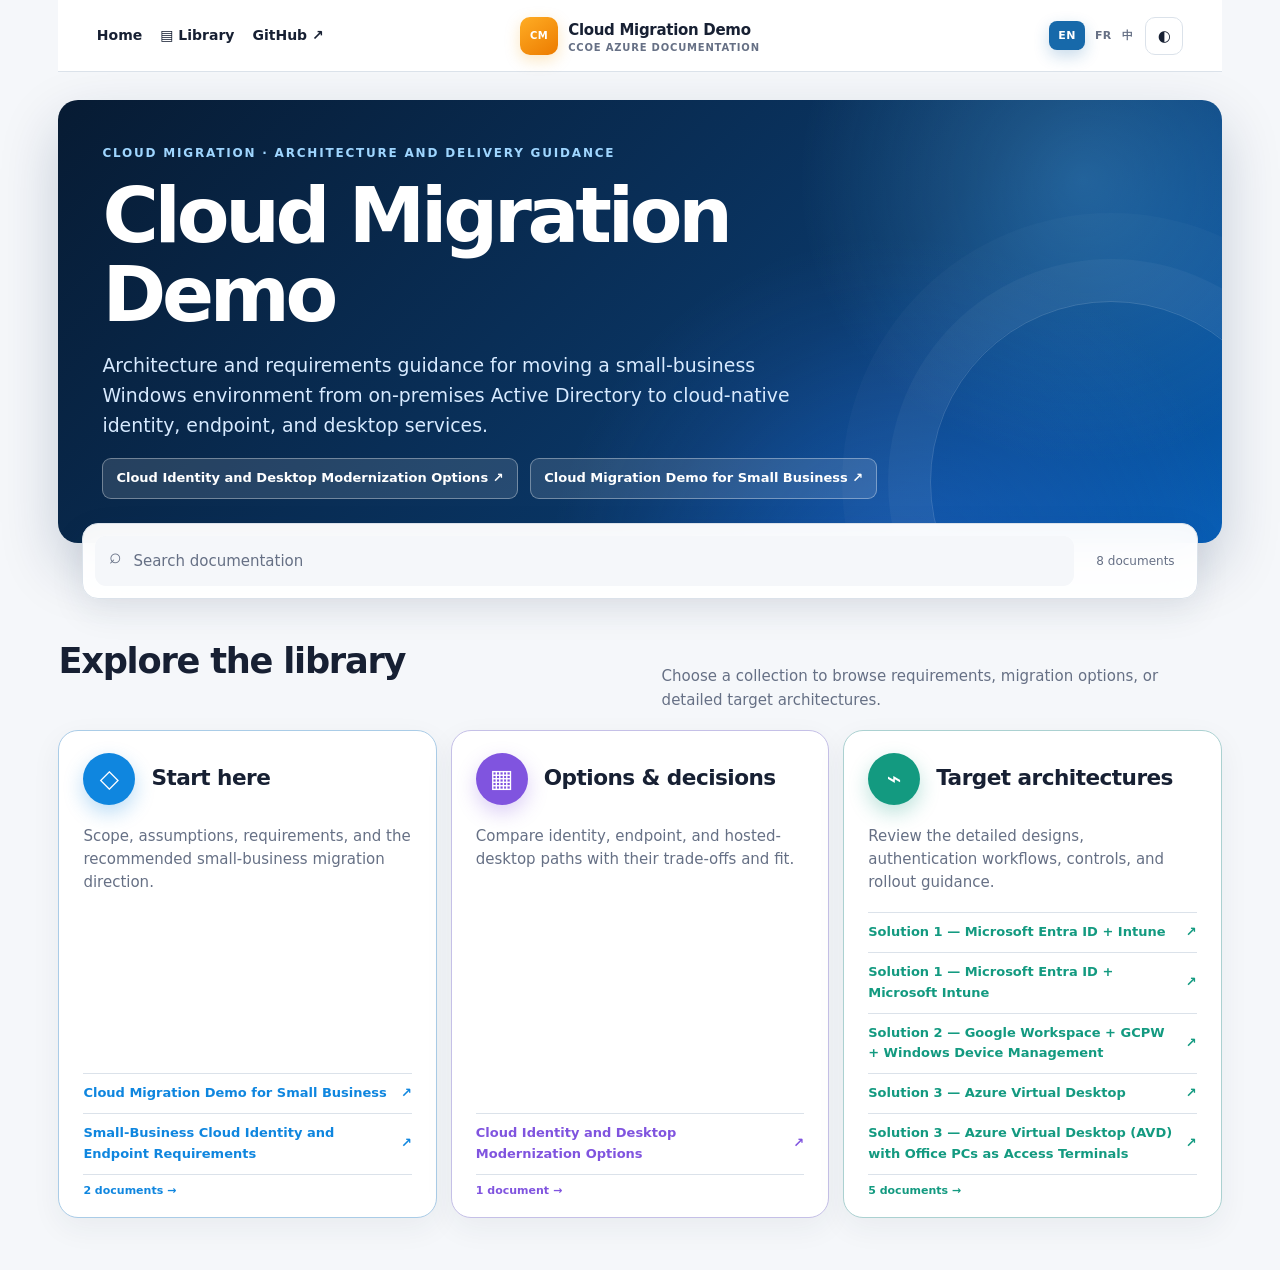
<file: index.html>
<!doctype html>
<html lang="en">
<head>
  <!-- GENERATED_DOCUMENTATION_SITE -->
  <meta charset="utf-8">
  <meta name="viewport" content="width=device-width, initial-scale=1">
  <meta name="description" content="Architecture and requirements guidance for moving a small-business Windows environment from on-premises Active Directory to cloud-native identity, endpoint, and desktop services.">
  <meta name="color-scheme" content="light dark">
  <title>Home · Cloud Migration Demo</title>
  <link rel="stylesheet" href="styles.css?v=a9fe50b932d7">
</head>
<body data-index-path="index.html">
  <header class="topbar">
    <nav class="global-nav" aria-label="Primary">
      <a href="https://andyxuan.ca/">Home</a>
      <a href="https://andyxuan.ca/docs/">▤ Library</a>
      <a href="https://github.com/andyxuan2010/cloud-migration-demo" target="_blank" rel="noopener">GitHub ↗</a>
    </nav>
    <a class="brand" href="index.html" aria-label="Documentation home">
      <span class="brand-mark" aria-hidden="true">CM</span>
      <span class="brand-text">Cloud Migration Demo <small>CCOE Azure documentation</small></span>
    </a>
    <div class="header-tools">
      <div class="language-switch" aria-label="Language selection">
        <span class="active" aria-current="true">EN</span>
        <span aria-disabled="true">FR</span>
        <span aria-disabled="true">中</span>
      </div>
      <button class="icon-button" id="themeButton" type="button" aria-label="Toggle dark mode" title="Toggle color theme">◐</button>
    </div>
  </header>

  <main class="catalog-view">
  <section class="hero">
    <p class="eyebrow">Cloud migration &#183; Architecture and delivery guidance</p>
    <h1>Cloud Migration Demo</h1>
    <p class="hero-copy">Architecture and requirements guidance for moving a small-business Windows environment from on-premises Active Directory to cloud-native identity, endpoint, and desktop services.</p>
    <a class="hero-link" href="docs/90-decisions/cloud-identity-migration-options.html">Cloud Identity and Desktop Modernization Options ↗</a>
      <a class="hero-link" href="docs/readme.html">Cloud Migration Demo for Small Business ↗</a>
  </section>
  <div class="catalog-toolbar">
    <form data-search-form role="search">
      <label class="sr-only" for="site-search">Search documentation</label>
      <div class="search-wrap"><input class="search-input" id="site-search" type="search" placeholder="Search documentation" autocomplete="off"></div>
    </form>
    <div class="doc-count">8 documents</div>
  </div>
  <section class="category-overview">
    <div class="category-intro">
      <h2 class="catalog-heading">Explore the library</h2>
    <p>Choose a collection to browse requirements, migration options, or detailed target architectures.</p>
    </div>
    <div class="category-grid">
      <article class="category-card" data-category="overview"><span class="category-card-head"><span class="category-icon" aria-hidden="true">◇</span><strong>Start here</strong></span><p>Scope, assumptions, requirements, and the recommended small-business migration direction.</p><span class="category-card-links"><a class="category-card-link" data-search-card href="docs/readme.html"><span>Cloud Migration Demo for Small Business</span><span aria-hidden="true">↗</span></a>
<a class="category-card-link" data-search-card href="docs/90-decisions/requirements.html"><span>Small-Business Cloud Identity and Endpoint Requirements</span><span aria-hidden="true">↗</span></a></span><span class="category-meta" data-count-for="overview">2 documents →</span></article>
<article class="category-card" data-category="options"><span class="category-card-head"><span class="category-icon" aria-hidden="true">▦</span><strong>Options &amp; decisions</strong></span><p>Compare identity, endpoint, and hosted-desktop paths with their trade-offs and fit.</p><span class="category-card-links"><a class="category-card-link" data-search-card href="docs/90-decisions/cloud-identity-migration-options.html"><span>Cloud Identity and Desktop Modernization Options</span><span aria-hidden="true">↗</span></a></span><span class="category-meta" data-count-for="options">1 document →</span></article>
<article class="category-card" data-category="architectures"><span class="category-card-head"><span class="category-icon" aria-hidden="true">⌁</span><strong>Target architectures</strong></span><p>Review the detailed designs, authentication workflows, controls, and rollout guidance.</p><span class="category-card-links"><a class="category-card-link" data-search-card href="docs/30-deployment/solution-1-implementation-action-plan.html"><span>Solution 1 — Microsoft Entra ID + Intune</span><span aria-hidden="true">↗</span></a>
<a class="category-card-link" data-search-card href="docs/10-architecture/entra-id-intune-architecture.html"><span>Solution 1 — Microsoft Entra ID + Microsoft Intune</span><span aria-hidden="true">↗</span></a>
<a class="category-card-link" data-search-card href="docs/10-architecture/google-workspace-gcpw-architecture.html"><span>Solution 2 — Google Workspace + GCPW + Windows Device Management</span><span aria-hidden="true">↗</span></a>
<a class="category-card-link" data-search-card href="docs/30-deployment/solution-3-implementation-action-plan.html"><span>Solution 3 — Azure Virtual Desktop</span><span aria-hidden="true">↗</span></a>
<a class="category-card-link" data-search-card href="docs/10-architecture/azure-virtual-desktop-architecture.html"><span>Solution 3 — Azure Virtual Desktop (AVD) with Office PCs as Access Terminals</span><span aria-hidden="true">↗</span></a></span><span class="category-meta" data-count-for="architectures">5 documents →</span></article>
    </div>
  </section>
  <p class="search-empty" data-search-empty hidden>No documents match your search.</p>
</main>

  <script src="site.js?v=a9fe50b932d7" defer></script>
</body>
</html>
</file>
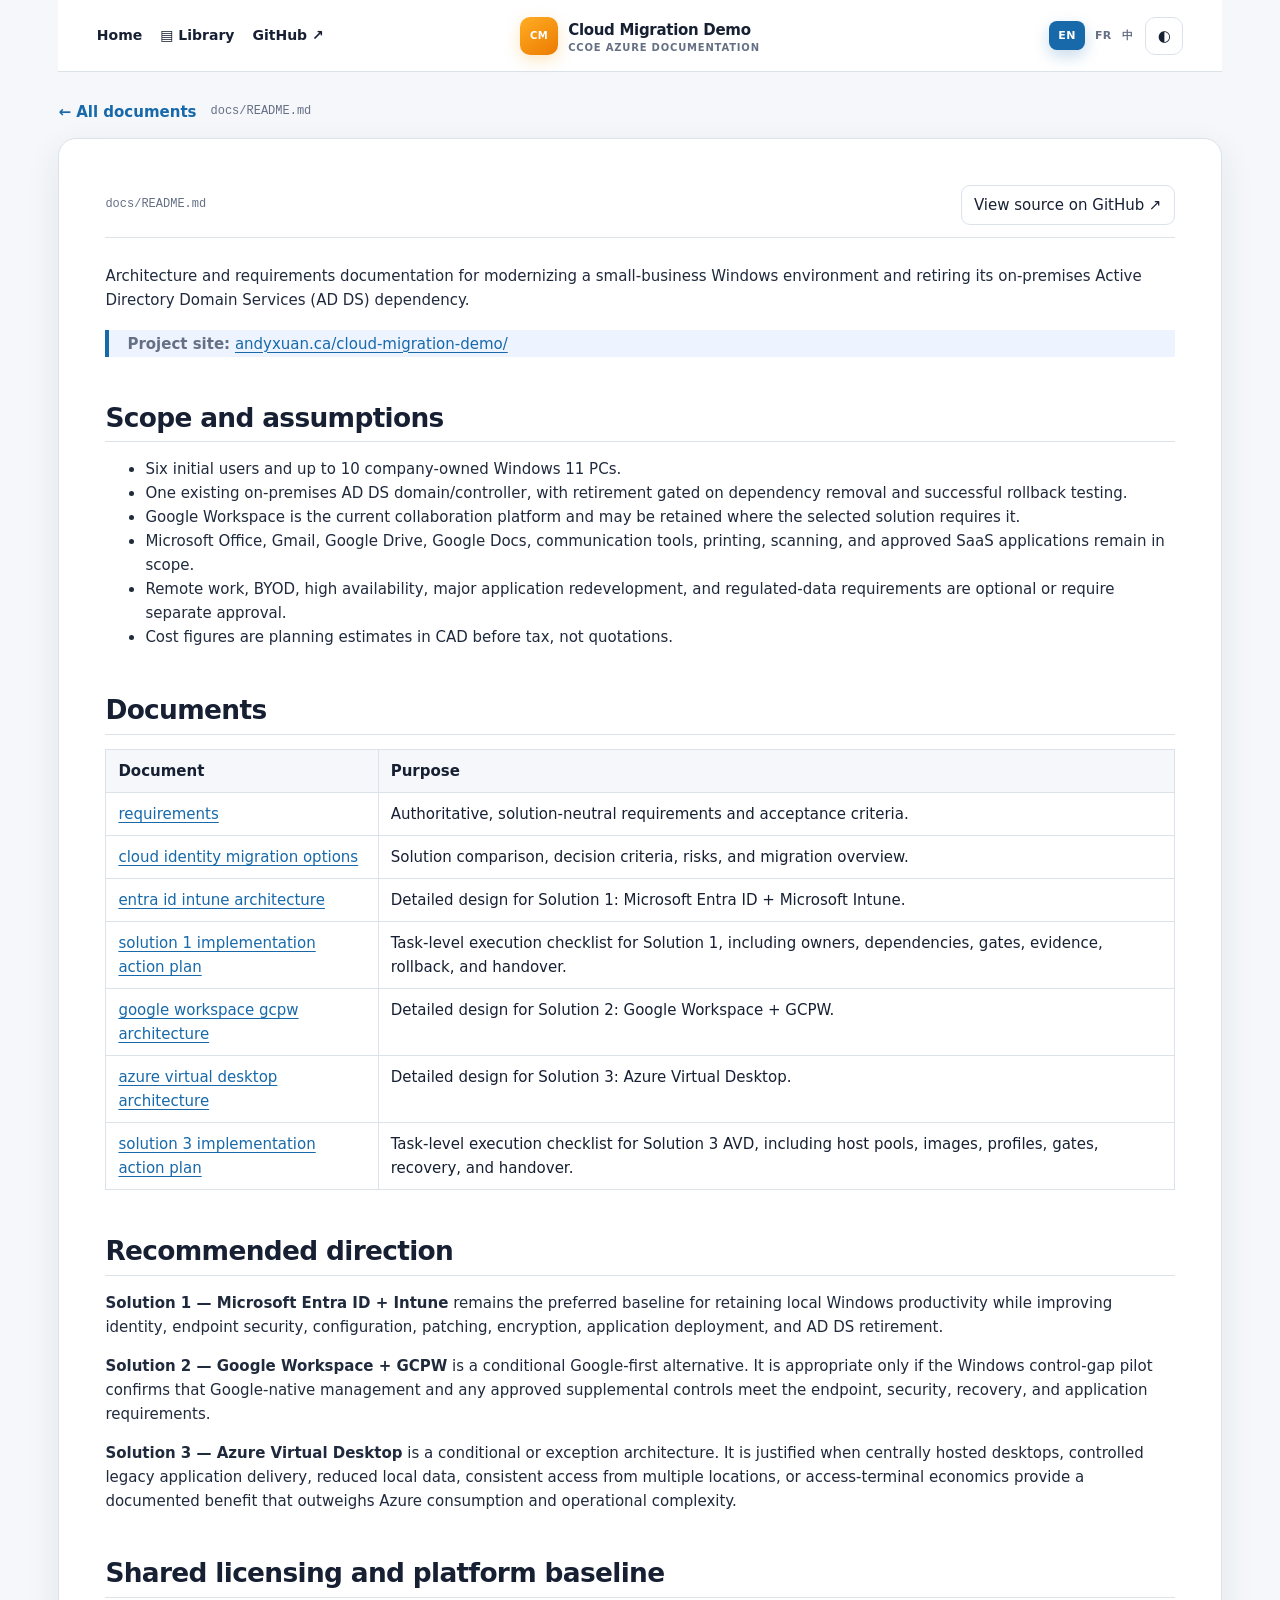
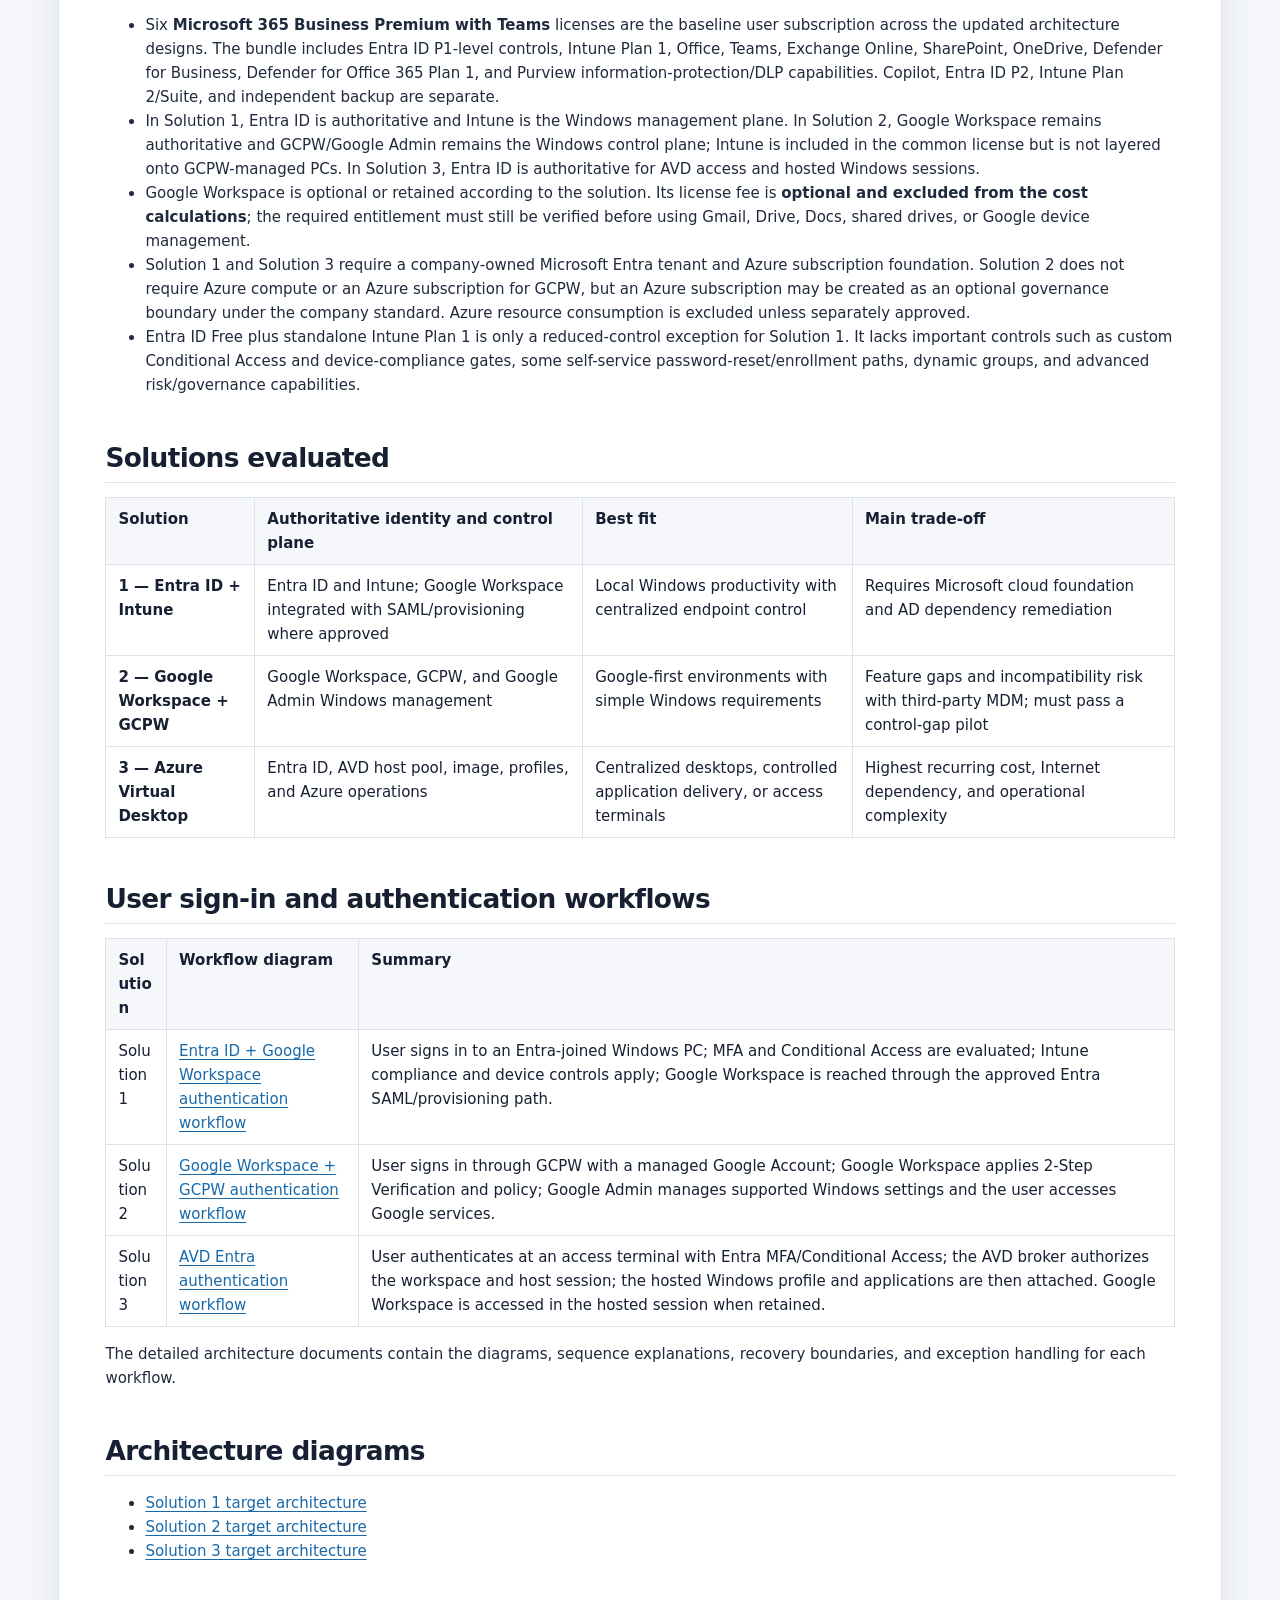
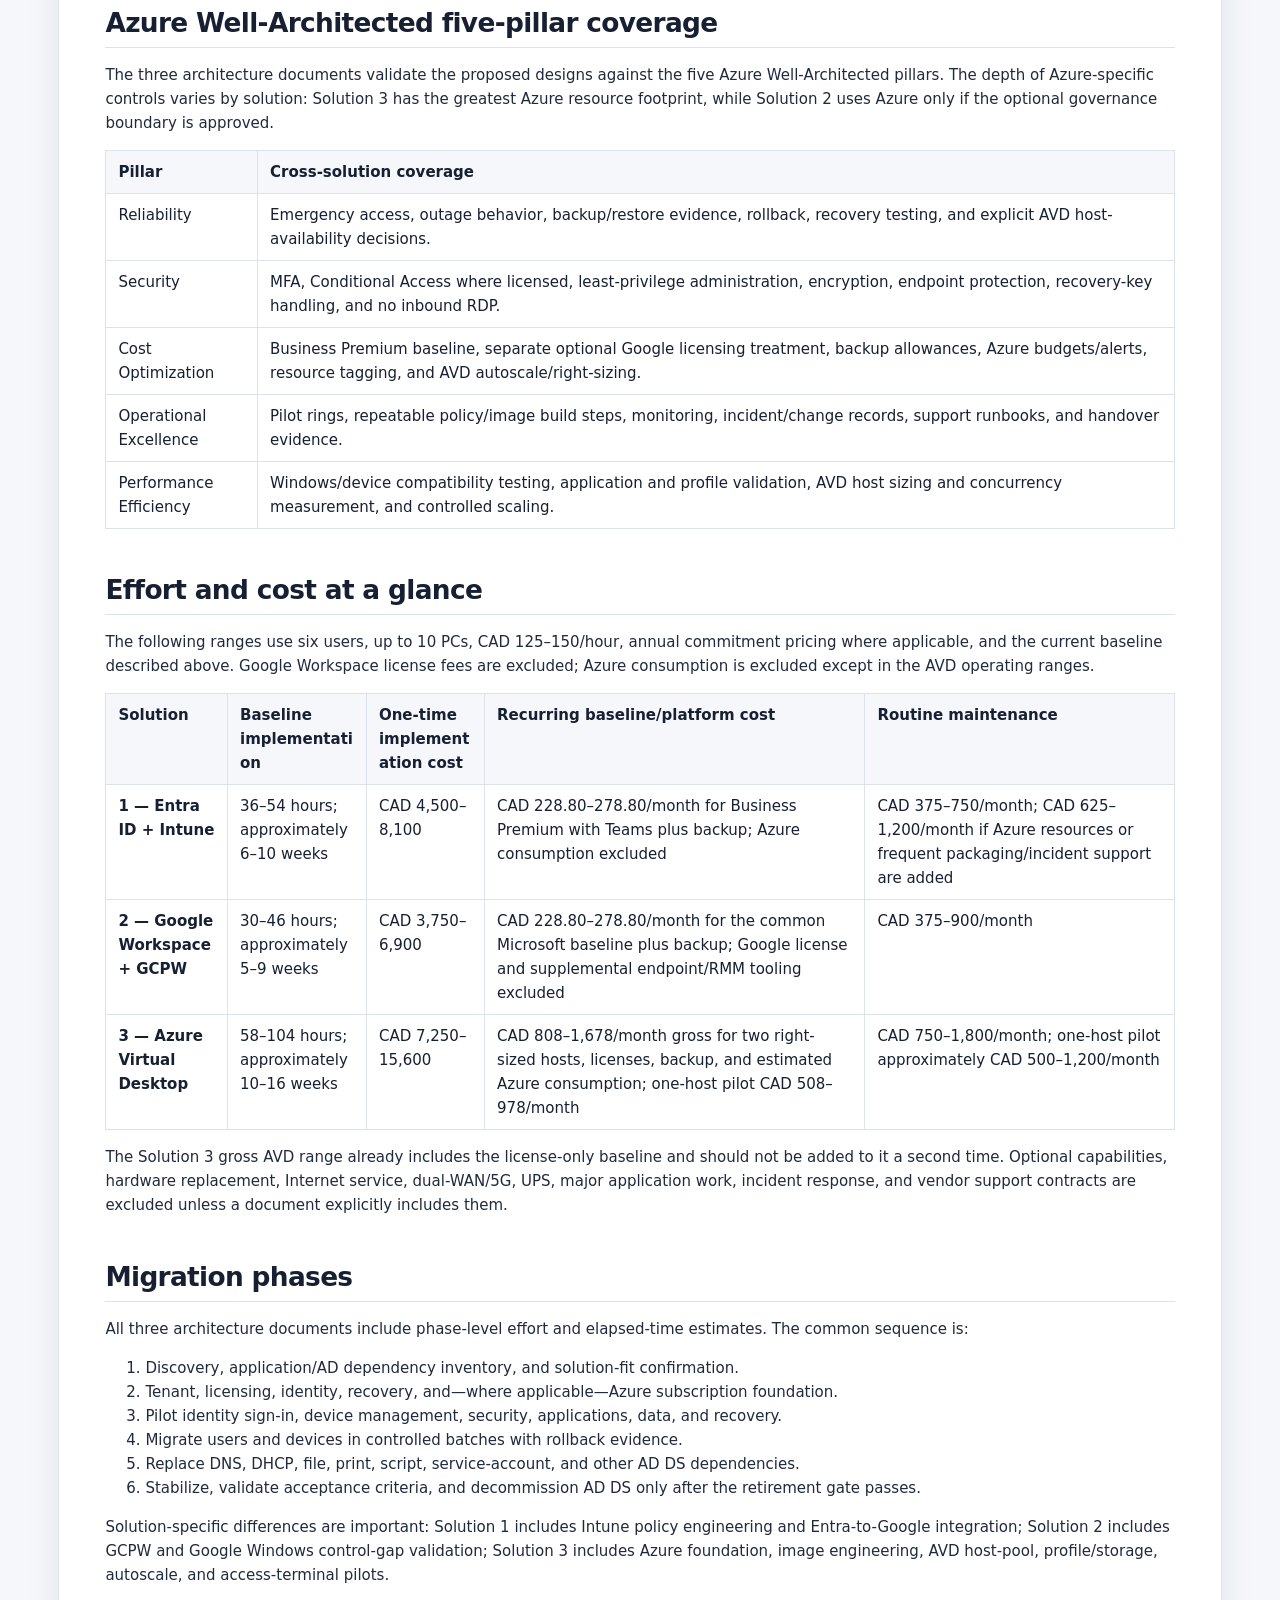
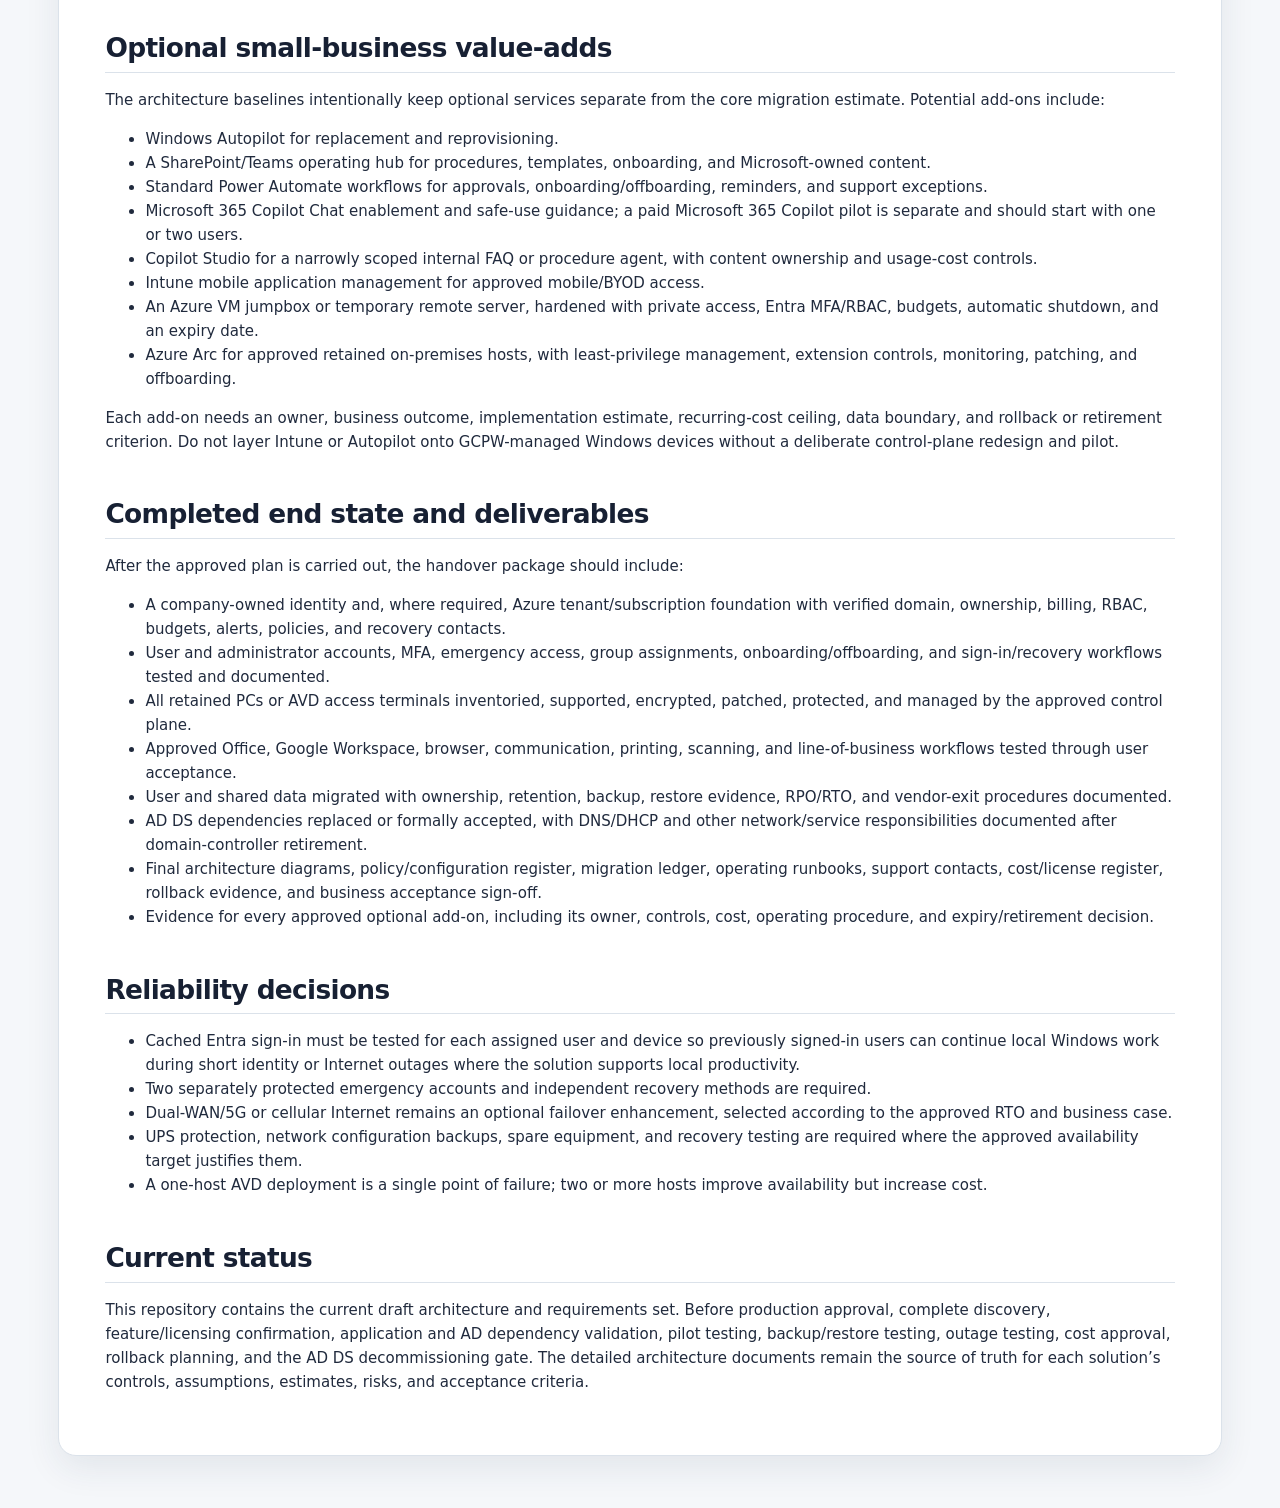
<file: docs/readme.html>
<!doctype html>
<html lang="en">
<head>
  <!-- GENERATED_DOCUMENTATION_SITE -->
  <meta charset="utf-8">
  <meta name="viewport" content="width=device-width, initial-scale=1">
  <meta name="description" content="Architecture and requirements guidance for moving a small-business Windows environment from on-premises Active Directory to cloud-native identity, endpoint, and desktop services.">
  <meta name="color-scheme" content="light dark">
  <title>Cloud Migration Demo for Small Business · Cloud Migration Demo</title>
  <link rel="stylesheet" href="../styles.css?v=639257110262405759">
</head>
<body data-index-path="../index.html">
  <header class="topbar">
    <nav class="global-nav" aria-label="Primary">
      <a href="https://andyxuan.ca/">Home</a>
      <a href="https://andyxuan.ca/docs/">▤ Library</a>
      <a href="https://github.com/andyxuan2010/cloud-migration-demo" target="_blank" rel="noopener">GitHub ↗</a>
    </nav>
    <a class="brand" href="../index.html" aria-label="Documentation home">
      <span class="brand-mark" aria-hidden="true">CM</span>
      <span class="brand-text">Cloud Migration Demo <small>CCOE Azure documentation</small></span>
    </a>
    <div class="header-tools">
      <div class="language-switch" aria-label="Language selection">
        <span class="active" aria-current="true">EN</span>
        <span aria-disabled="true">FR</span>
        <span aria-disabled="true">中</span>
      </div>
      <button class="icon-button" id="themeButton" type="button" aria-label="Toggle dark mode" title="Toggle color theme">◐</button>
    </div>
  </header>

  <main class="reader-view">
  <div class="reader-navigation">
    <a class="back-button" href="../index.html">← All documents</a>
    <span class="reader-path">docs/README.md</span>
  </div>
  <article class="reader">
    <div class="reader-tools">
      <span class="file-label">docs/README.md</span>
      <a class="github-link" href="https://github.com/andyxuan2010/cloud-migration-demo/blob/main/docs/README.md" target="_blank" rel="noopener">View source on GitHub ↗</a>
    </div>
    <div class="markdown-body">
    <p>Architecture and requirements documentation for modernizing a small-business Windows environment and retiring its on-premises Active Directory Domain Services (AD DS) dependency.</p>
<blockquote><strong>Project site:</strong> <a href="https://andyxuan.ca/cloud-migration-demo/">andyxuan.ca/cloud-migration-demo/</a></blockquote>
<h2>Scope and assumptions</h2>
<ul>
<li>Six initial users and up to 10 company-owned Windows 11 PCs.</li>
<li>One existing on-premises AD DS domain/controller, with retirement gated on dependency removal and successful rollback testing.</li>
<li>Google Workspace is the current collaboration platform and may be retained where the selected solution requires it.</li>
<li>Microsoft Office, Gmail, Google Drive, Google Docs, communication tools, printing, scanning, and approved SaaS applications remain in scope.</li>
<li>Remote work, BYOD, high availability, major application redevelopment, and regulated-data requirements are optional or require separate approval.</li>
<li>Cost figures are planning estimates in CAD before tax, not quotations.</li>
</ul>
<h2>Documents</h2>
<table><thead><tr>
<th>Document</th>
<th>Purpose</th>
</tr></thead><tbody>
<tr>
<td><a href="90-decisions/requirements.html">requirements</a></td>
<td>Authoritative, solution-neutral requirements and acceptance criteria.</td>
</tr>
<tr>
<td><a href="90-decisions/cloud-identity-migration-options.html">cloud identity migration options</a></td>
<td>Solution comparison, decision criteria, risks, and migration overview.</td>
</tr>
<tr>
<td><a href="10-architecture/entra-id-intune-architecture.html">entra id intune architecture</a></td>
<td>Detailed design for Solution 1: Microsoft Entra ID + Microsoft Intune.</td>
</tr>
<tr>
<td><a href="30-deployment/solution-1-implementation-action-plan.html">solution 1 implementation action plan</a></td>
<td>Task-level execution checklist for Solution 1, including owners, dependencies, gates, evidence, rollback, and handover.</td>
</tr>
<tr>
<td><a href="10-architecture/google-workspace-gcpw-architecture.html">google workspace gcpw architecture</a></td>
<td>Detailed design for Solution 2: Google Workspace + GCPW.</td>
</tr>
<tr>
<td><a href="10-architecture/azure-virtual-desktop-architecture.html">azure virtual desktop architecture</a></td>
<td>Detailed design for Solution 3: Azure Virtual Desktop.</td>
</tr>
<tr>
<td><a href="30-deployment/solution-3-implementation-action-plan.html">solution 3 implementation action plan</a></td>
<td>Task-level execution checklist for Solution 3 AVD, including host pools, images, profiles, gates, recovery, and handover.</td>
</tr>
</tbody></table>
<h2>Recommended direction</h2>
<p><strong>Solution 1 — Microsoft Entra ID + Intune</strong> remains the preferred baseline for retaining local Windows productivity while improving identity, endpoint security, configuration, patching, encryption, application deployment, and AD DS retirement.</p>
<p><strong>Solution 2 — Google Workspace + GCPW</strong> is a conditional Google-first alternative. It is appropriate only if the Windows control-gap pilot confirms that Google-native management and any approved supplemental controls meet the endpoint, security, recovery, and application requirements.</p>
<p><strong>Solution 3 — Azure Virtual Desktop</strong> is a conditional or exception architecture. It is justified when centrally hosted desktops, controlled legacy application delivery, reduced local data, consistent access from multiple locations, or access-terminal economics provide a documented benefit that outweighs Azure consumption and operational complexity.</p>
<h2>Shared licensing and platform baseline</h2>
<ul>
<li>Six <strong>Microsoft 365 Business Premium with Teams</strong> licenses are the baseline user subscription across the updated architecture designs. The bundle includes Entra ID P1-level controls, Intune Plan 1, Office, Teams, Exchange Online, SharePoint, OneDrive, Defender for Business, Defender for Office 365 Plan 1, and Purview information-protection/DLP capabilities. Copilot, Entra ID P2, Intune Plan 2/Suite, and independent backup are separate.</li>
<li>In Solution 1, Entra ID is authoritative and Intune is the Windows management plane. In Solution 2, Google Workspace remains authoritative and GCPW/Google Admin remains the Windows control plane; Intune is included in the common license but is not layered onto GCPW-managed PCs. In Solution 3, Entra ID is authoritative for AVD access and hosted Windows sessions.</li>
<li>Google Workspace is optional or retained according to the solution. Its license fee is <strong>optional and excluded from the cost calculations</strong>; the required entitlement must still be verified before using Gmail, Drive, Docs, shared drives, or Google device management.</li>
<li>Solution 1 and Solution 3 require a company-owned Microsoft Entra tenant and Azure subscription foundation. Solution 2 does not require Azure compute or an Azure subscription for GCPW, but an Azure subscription may be created as an optional governance boundary under the company standard. Azure resource consumption is excluded unless separately approved.</li>
<li>Entra ID Free plus standalone Intune Plan 1 is only a reduced-control exception for Solution 1. It lacks important controls such as custom Conditional Access and device-compliance gates, some self-service password-reset/enrollment paths, dynamic groups, and advanced risk/governance capabilities.</li>
</ul>
<h2>Solutions evaluated</h2>
<table><thead><tr>
<th>Solution</th>
<th>Authoritative identity and control plane</th>
<th>Best fit</th>
<th>Main trade-off</th>
</tr></thead><tbody>
<tr>
<td><strong>1 — Entra ID + Intune</strong></td>
<td>Entra ID and Intune; Google Workspace integrated with SAML/provisioning where approved</td>
<td>Local Windows productivity with centralized endpoint control</td>
<td>Requires Microsoft cloud foundation and AD dependency remediation</td>
</tr>
<tr>
<td><strong>2 — Google Workspace + GCPW</strong></td>
<td>Google Workspace, GCPW, and Google Admin Windows management</td>
<td>Google-first environments with simple Windows requirements</td>
<td>Feature gaps and incompatibility risk with third-party MDM; must pass a control-gap pilot</td>
</tr>
<tr>
<td><strong>3 — Azure Virtual Desktop</strong></td>
<td>Entra ID, AVD host pool, image, profiles, and Azure operations</td>
<td>Centralized desktops, controlled application delivery, or access terminals</td>
<td>Highest recurring cost, Internet dependency, and operational complexity</td>
</tr>
</tbody></table>
<h2>User sign-in and authentication workflows</h2>
<table><thead><tr>
<th>Solution</th>
<th>Workflow diagram</th>
<th>Summary</th>
</tr></thead><tbody>
<tr>
<td>Solution 1</td>
<td><a href="images/entra_id_google_authentication_workflow.svg">Entra ID + Google Workspace authentication workflow</a></td>
<td>User signs in to an Entra-joined Windows PC; MFA and Conditional Access are evaluated; Intune compliance and device controls apply; Google Workspace is reached through the approved Entra SAML/provisioning path.</td>
</tr>
<tr>
<td>Solution 2</td>
<td><a href="images/google_gcpw_authentication_workflow.svg">Google Workspace + GCPW authentication workflow</a></td>
<td>User signs in through GCPW with a managed Google Account; Google Workspace applies 2-Step Verification and policy; Google Admin manages supported Windows settings and the user accesses Google services.</td>
</tr>
<tr>
<td>Solution 3</td>
<td><a href="images/avd_entra_authentication_workflow.svg">AVD Entra authentication workflow</a></td>
<td>User authenticates at an access terminal with Entra MFA/Conditional Access; the AVD broker authorizes the workspace and host session; the hosted Windows profile and applications are then attached. Google Workspace is accessed in the hosted session when retained.</td>
</tr>
</tbody></table>
<p>The detailed architecture documents contain the diagrams, sequence explanations, recovery boundaries, and exception handling for each workflow.</p>
<h2>Architecture diagrams</h2>
<ul>
<li><a href="images/entra_id_intune_target_architecture.png">Solution 1 target architecture</a></li>
<li><a href="images/google_gcpw_target_architecture.png">Solution 2 target architecture</a></li>
<li><a href="images/azure_virtual_desktop_target_architecture.png">Solution 3 target architecture</a></li>
</ul>
<h2>Azure Well-Architected five-pillar coverage</h2>
<p>The three architecture documents validate the proposed designs against the five Azure Well-Architected pillars. The depth of Azure-specific controls varies by solution: Solution 3 has the greatest Azure resource footprint, while Solution 2 uses Azure only if the optional governance boundary is approved.</p>
<table><thead><tr>
<th>Pillar</th>
<th>Cross-solution coverage</th>
</tr></thead><tbody>
<tr>
<td>Reliability</td>
<td>Emergency access, outage behavior, backup/restore evidence, rollback, recovery testing, and explicit AVD host-availability decisions.</td>
</tr>
<tr>
<td>Security</td>
<td>MFA, Conditional Access where licensed, least-privilege administration, encryption, endpoint protection, recovery-key handling, and no inbound RDP.</td>
</tr>
<tr>
<td>Cost Optimization</td>
<td>Business Premium baseline, separate optional Google licensing treatment, backup allowances, Azure budgets/alerts, resource tagging, and AVD autoscale/right-sizing.</td>
</tr>
<tr>
<td>Operational Excellence</td>
<td>Pilot rings, repeatable policy/image build steps, monitoring, incident/change records, support runbooks, and handover evidence.</td>
</tr>
<tr>
<td>Performance Efficiency</td>
<td>Windows/device compatibility testing, application and profile validation, AVD host sizing and concurrency measurement, and controlled scaling.</td>
</tr>
</tbody></table>
<h2>Effort and cost at a glance</h2>
<p>The following ranges use six users, up to 10 PCs, CAD 125–150/hour, annual commitment pricing where applicable, and the current baseline described above. Google Workspace license fees are excluded; Azure consumption is excluded except in the AVD operating ranges.</p>
<table><thead><tr>
<th>Solution</th>
<th>Baseline implementation</th>
<th>One-time implementation cost</th>
<th>Recurring baseline/platform cost</th>
<th>Routine maintenance</th>
</tr></thead><tbody>
<tr>
<td><strong>1 — Entra ID + Intune</strong></td>
<td>36–54 hours; approximately 6–10 weeks</td>
<td>CAD 4,500–8,100</td>
<td>CAD 228.80–278.80/month for Business Premium with Teams plus backup; Azure consumption excluded</td>
<td>CAD 375–750/month; CAD 625–1,200/month if Azure resources or frequent packaging/incident support are added</td>
</tr>
<tr>
<td><strong>2 — Google Workspace + GCPW</strong></td>
<td>30–46 hours; approximately 5–9 weeks</td>
<td>CAD 3,750–6,900</td>
<td>CAD 228.80–278.80/month for the common Microsoft baseline plus backup; Google license and supplemental endpoint/RMM tooling excluded</td>
<td>CAD 375–900/month</td>
</tr>
<tr>
<td><strong>3 — Azure Virtual Desktop</strong></td>
<td>58–104 hours; approximately 10–16 weeks</td>
<td>CAD 7,250–15,600</td>
<td>CAD 808–1,678/month gross for two right-sized hosts, licenses, backup, and estimated Azure consumption; one-host pilot CAD 508–978/month</td>
<td>CAD 750–1,800/month; one-host pilot approximately CAD 500–1,200/month</td>
</tr>
</tbody></table>
<p>The Solution 3 gross AVD range already includes the license-only baseline and should not be added to it a second time. Optional capabilities, hardware replacement, Internet service, dual-WAN/5G, UPS, major application work, incident response, and vendor support contracts are excluded unless a document explicitly includes them.</p>
<h2>Migration phases</h2>
<p>All three architecture documents include phase-level effort and elapsed-time estimates. The common sequence is:</p>
<ol>
<li>Discovery, application/AD dependency inventory, and solution-fit confirmation.</li>
<li>Tenant, licensing, identity, recovery, and—where applicable—Azure subscription foundation.</li>
<li>Pilot identity sign-in, device management, security, applications, data, and recovery.</li>
<li>Migrate users and devices in controlled batches with rollback evidence.</li>
<li>Replace DNS, DHCP, file, print, script, service-account, and other AD DS dependencies.</li>
<li>Stabilize, validate acceptance criteria, and decommission AD DS only after the retirement gate passes.</li>
</ol>
<p>Solution-specific differences are important: Solution 1 includes Intune policy engineering and Entra-to-Google integration; Solution 2 includes GCPW and Google Windows control-gap validation; Solution 3 includes Azure foundation, image engineering, AVD host-pool, profile/storage, autoscale, and access-terminal pilots.</p>
<h2>Optional small-business value-adds</h2>
<p>The architecture baselines intentionally keep optional services separate from the core migration estimate. Potential add-ons include:</p>
<ul>
<li>Windows Autopilot for replacement and reprovisioning.</li>
<li>A SharePoint/Teams operating hub for procedures, templates, onboarding, and Microsoft-owned content.</li>
<li>Standard Power Automate workflows for approvals, onboarding/offboarding, reminders, and support exceptions.</li>
<li>Microsoft 365 Copilot Chat enablement and safe-use guidance; a paid Microsoft 365 Copilot pilot is separate and should start with one or two users.</li>
<li>Copilot Studio for a narrowly scoped internal FAQ or procedure agent, with content ownership and usage-cost controls.</li>
<li>Intune mobile application management for approved mobile/BYOD access.</li>
<li>An Azure VM jumpbox or temporary remote server, hardened with private access, Entra MFA/RBAC, budgets, automatic shutdown, and an expiry date.</li>
<li>Azure Arc for approved retained on-premises hosts, with least-privilege management, extension controls, monitoring, patching, and offboarding.</li>
</ul>
<p>Each add-on needs an owner, business outcome, implementation estimate, recurring-cost ceiling, data boundary, and rollback or retirement criterion. Do not layer Intune or Autopilot onto GCPW-managed Windows devices without a deliberate control-plane redesign and pilot.</p>
<h2>Completed end state and deliverables</h2>
<p>After the approved plan is carried out, the handover package should include:</p>
<ul>
<li>A company-owned identity and, where required, Azure tenant/subscription foundation with verified domain, ownership, billing, RBAC, budgets, alerts, policies, and recovery contacts.</li>
<li>User and administrator accounts, MFA, emergency access, group assignments, onboarding/offboarding, and sign-in/recovery workflows tested and documented.</li>
<li>All retained PCs or AVD access terminals inventoried, supported, encrypted, patched, protected, and managed by the approved control plane.</li>
<li>Approved Office, Google Workspace, browser, communication, printing, scanning, and line-of-business workflows tested through user acceptance.</li>
<li>User and shared data migrated with ownership, retention, backup, restore evidence, RPO/RTO, and vendor-exit procedures documented.</li>
<li>AD DS dependencies replaced or formally accepted, with DNS/DHCP and other network/service responsibilities documented after domain-controller retirement.</li>
<li>Final architecture diagrams, policy/configuration register, migration ledger, operating runbooks, support contacts, cost/license register, rollback evidence, and business acceptance sign-off.</li>
<li>Evidence for every approved optional add-on, including its owner, controls, cost, operating procedure, and expiry/retirement decision.</li>
</ul>
<h2>Reliability decisions</h2>
<ul>
<li>Cached Entra sign-in must be tested for each assigned user and device so previously signed-in users can continue local Windows work during short identity or Internet outages where the solution supports local productivity.</li>
<li>Two separately protected emergency accounts and independent recovery methods are required.</li>
<li>Dual-WAN/5G or cellular Internet remains an optional failover enhancement, selected according to the approved RTO and business case.</li>
<li>UPS protection, network configuration backups, spare equipment, and recovery testing are required where the approved availability target justifies them.</li>
<li>A one-host AVD deployment is a single point of failure; two or more hosts improve availability but increase cost.</li>
</ul>
<h2>Current status</h2>
<p>This repository contains the current draft architecture and requirements set. Before production approval, complete discovery, feature/licensing confirmation, application and AD dependency validation, pilot testing, backup/restore testing, outage testing, cost approval, rollback planning, and the AD DS decommissioning gate. The detailed architecture documents remain the source of truth for each solution’s controls, assumptions, estimates, risks, and acceptance criteria.</p>

    </div>
  </article>
</main>

  <script src="../site.js?v=639257110262405759" defer></script>
</body>
</html>
</file>
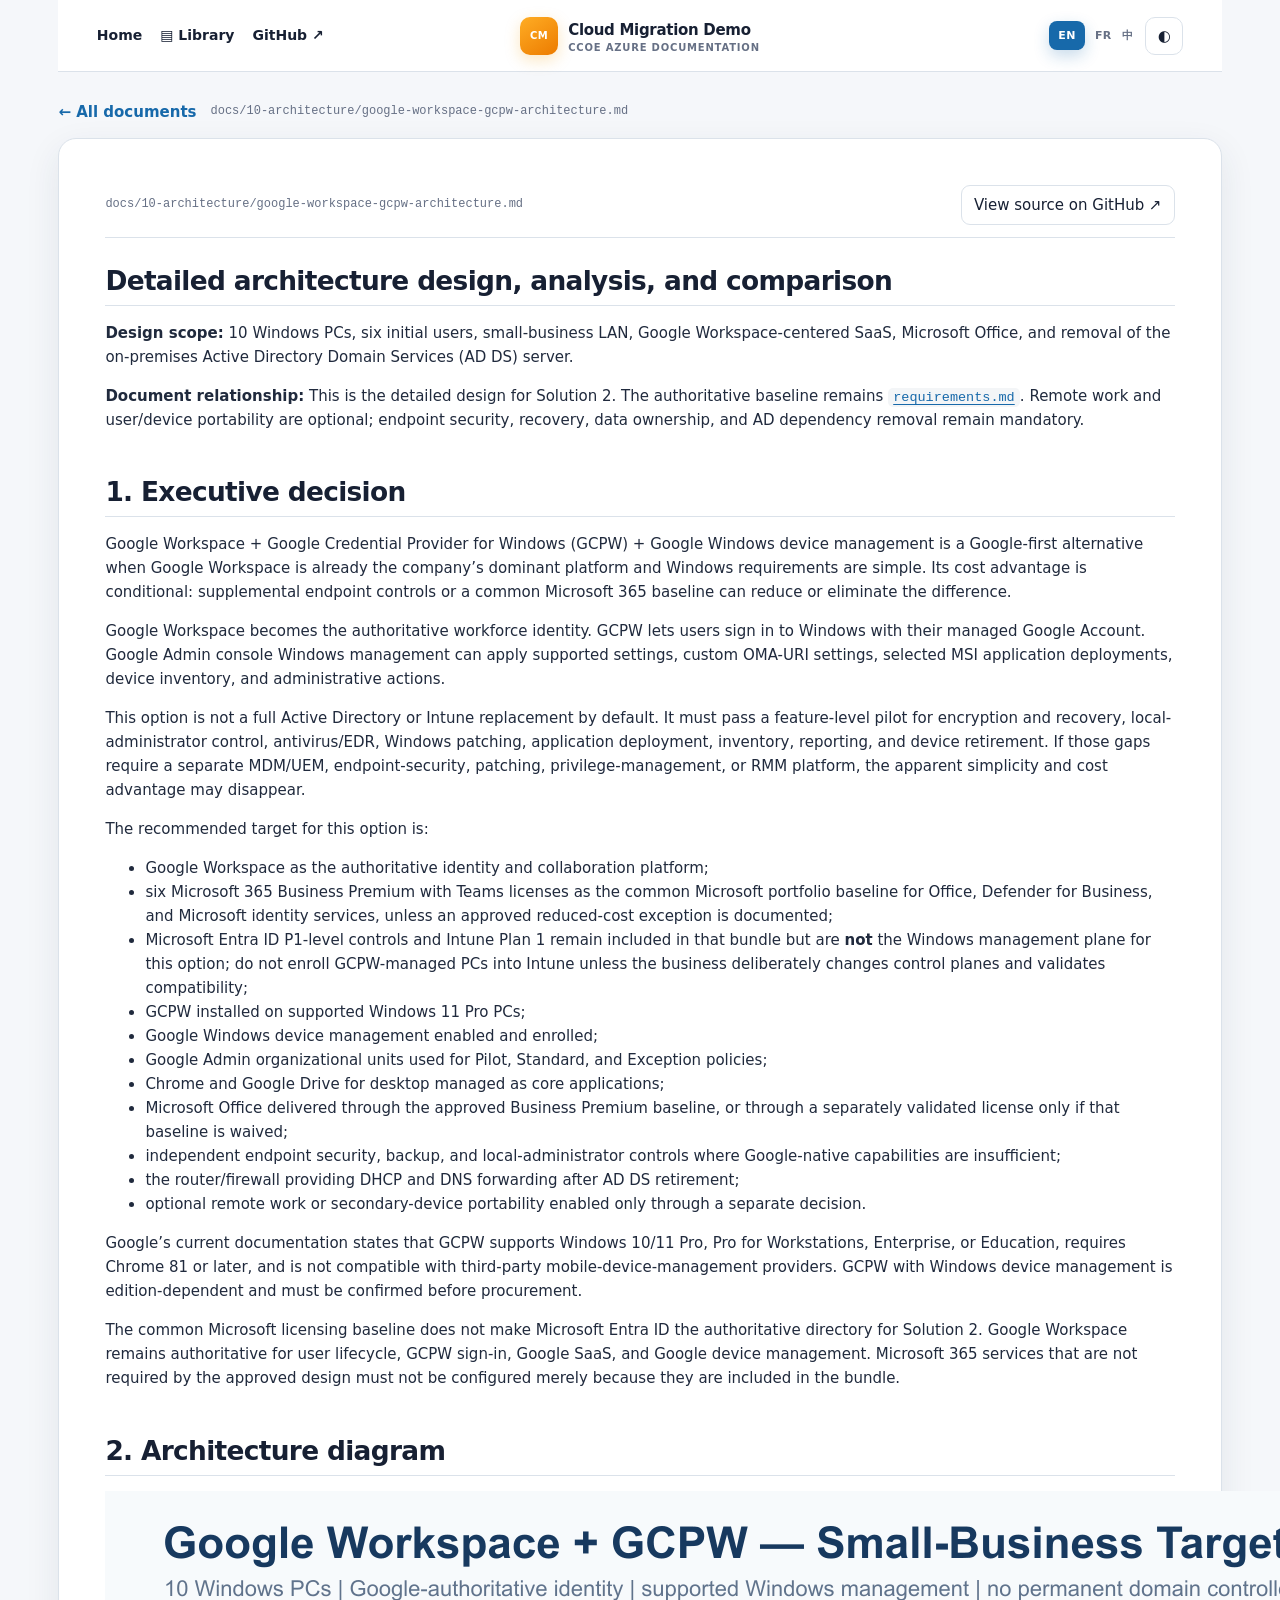
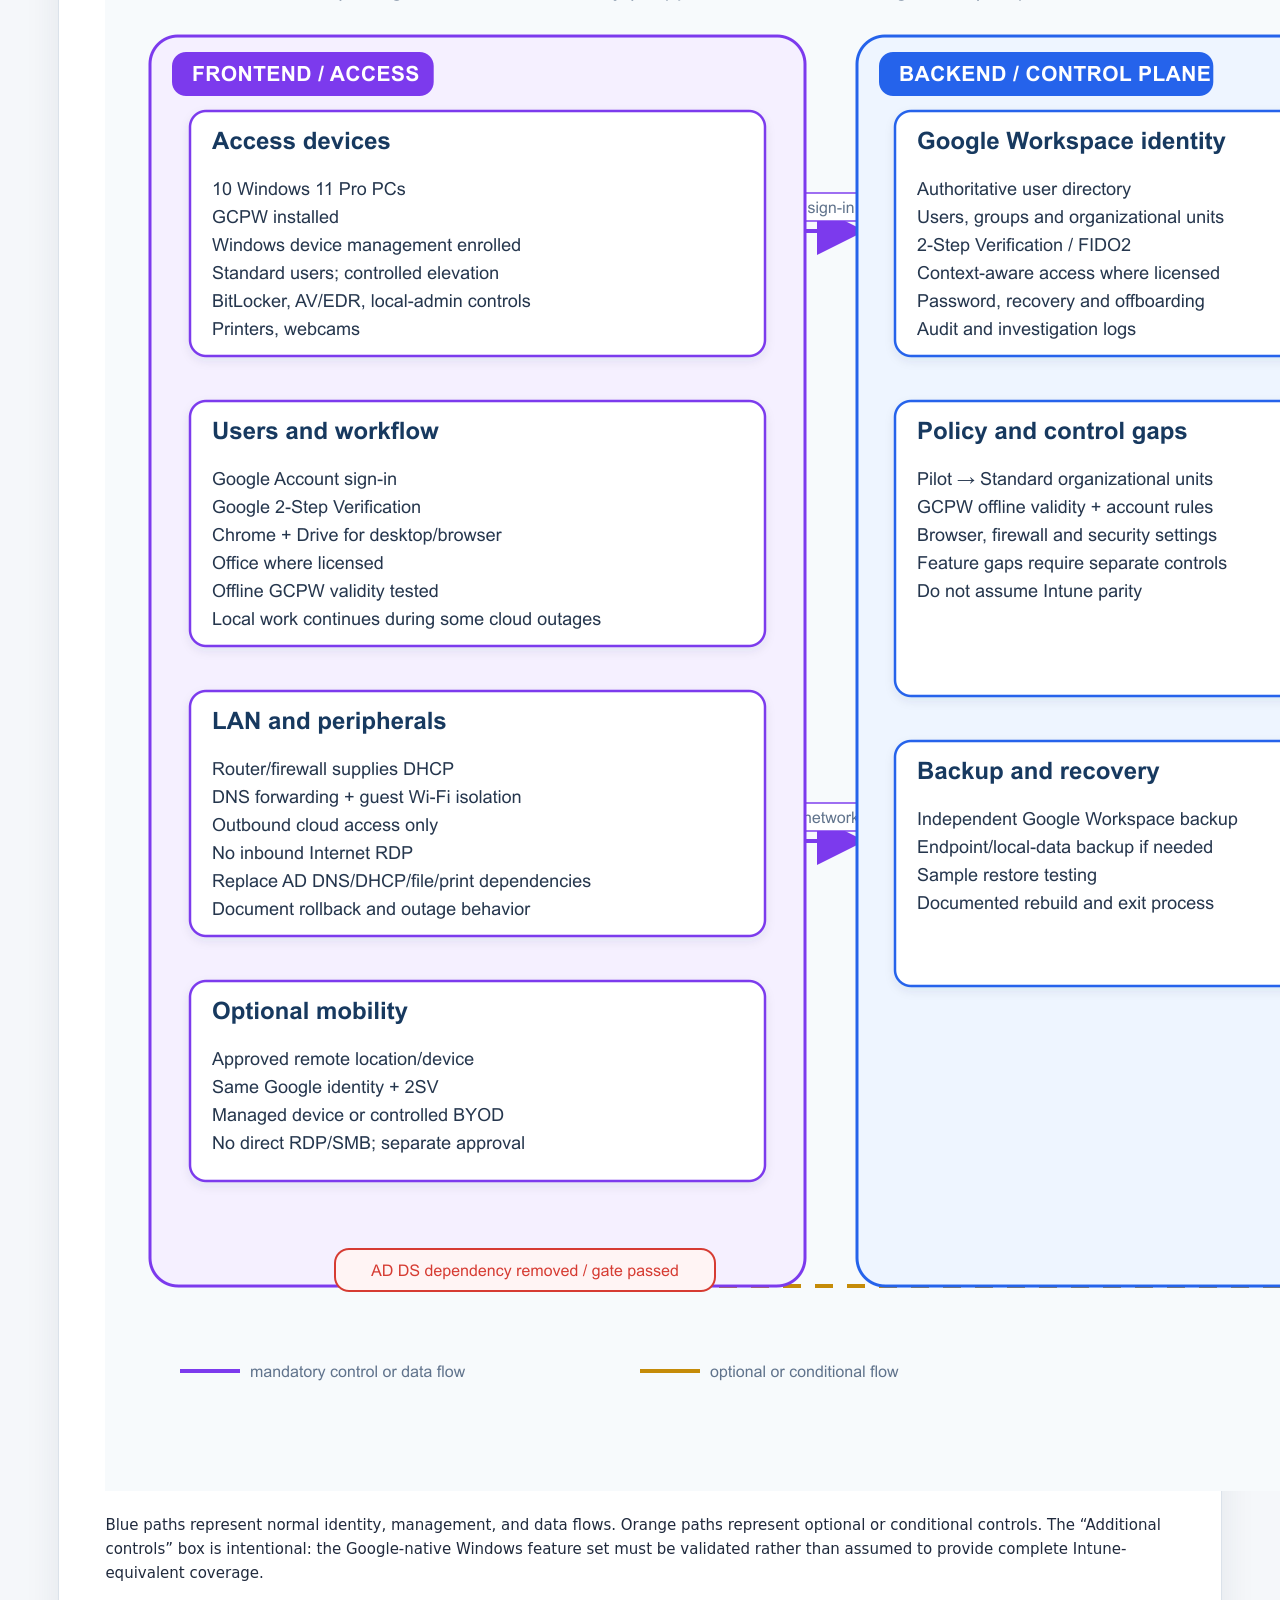
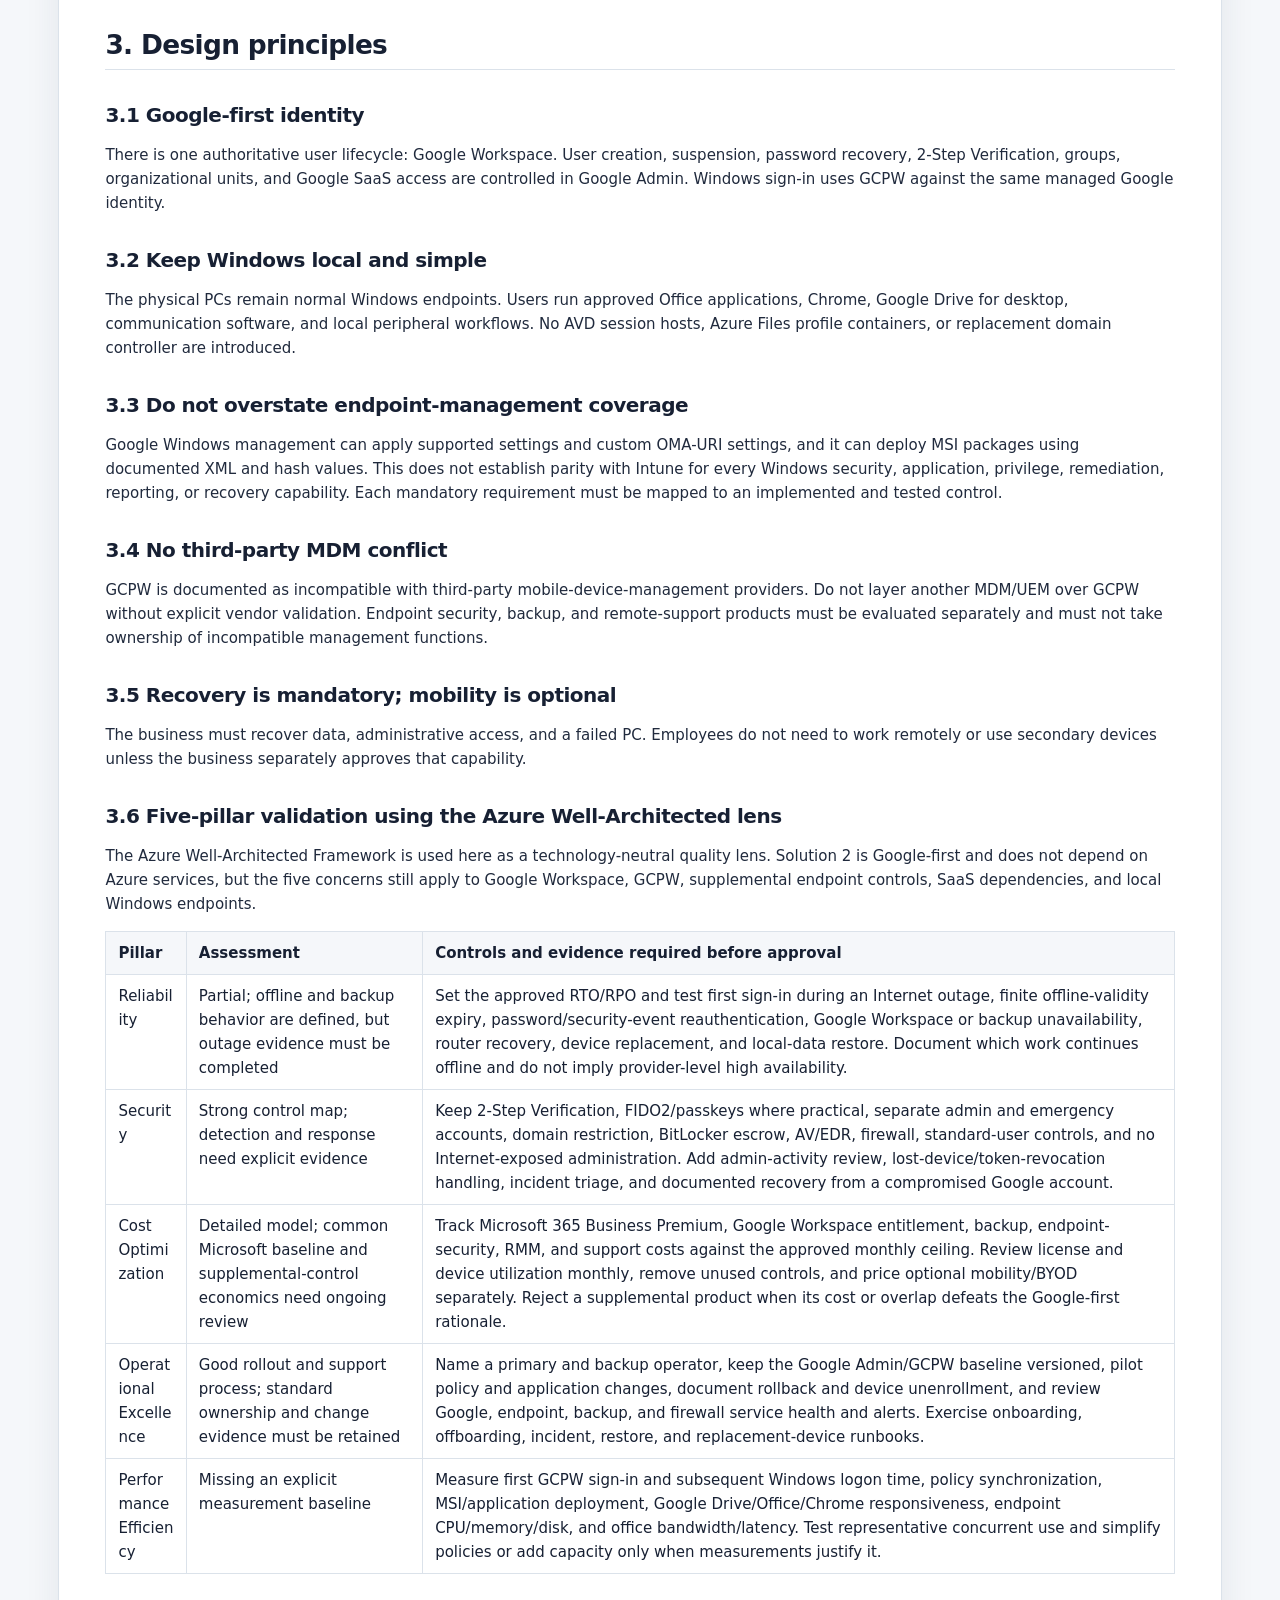
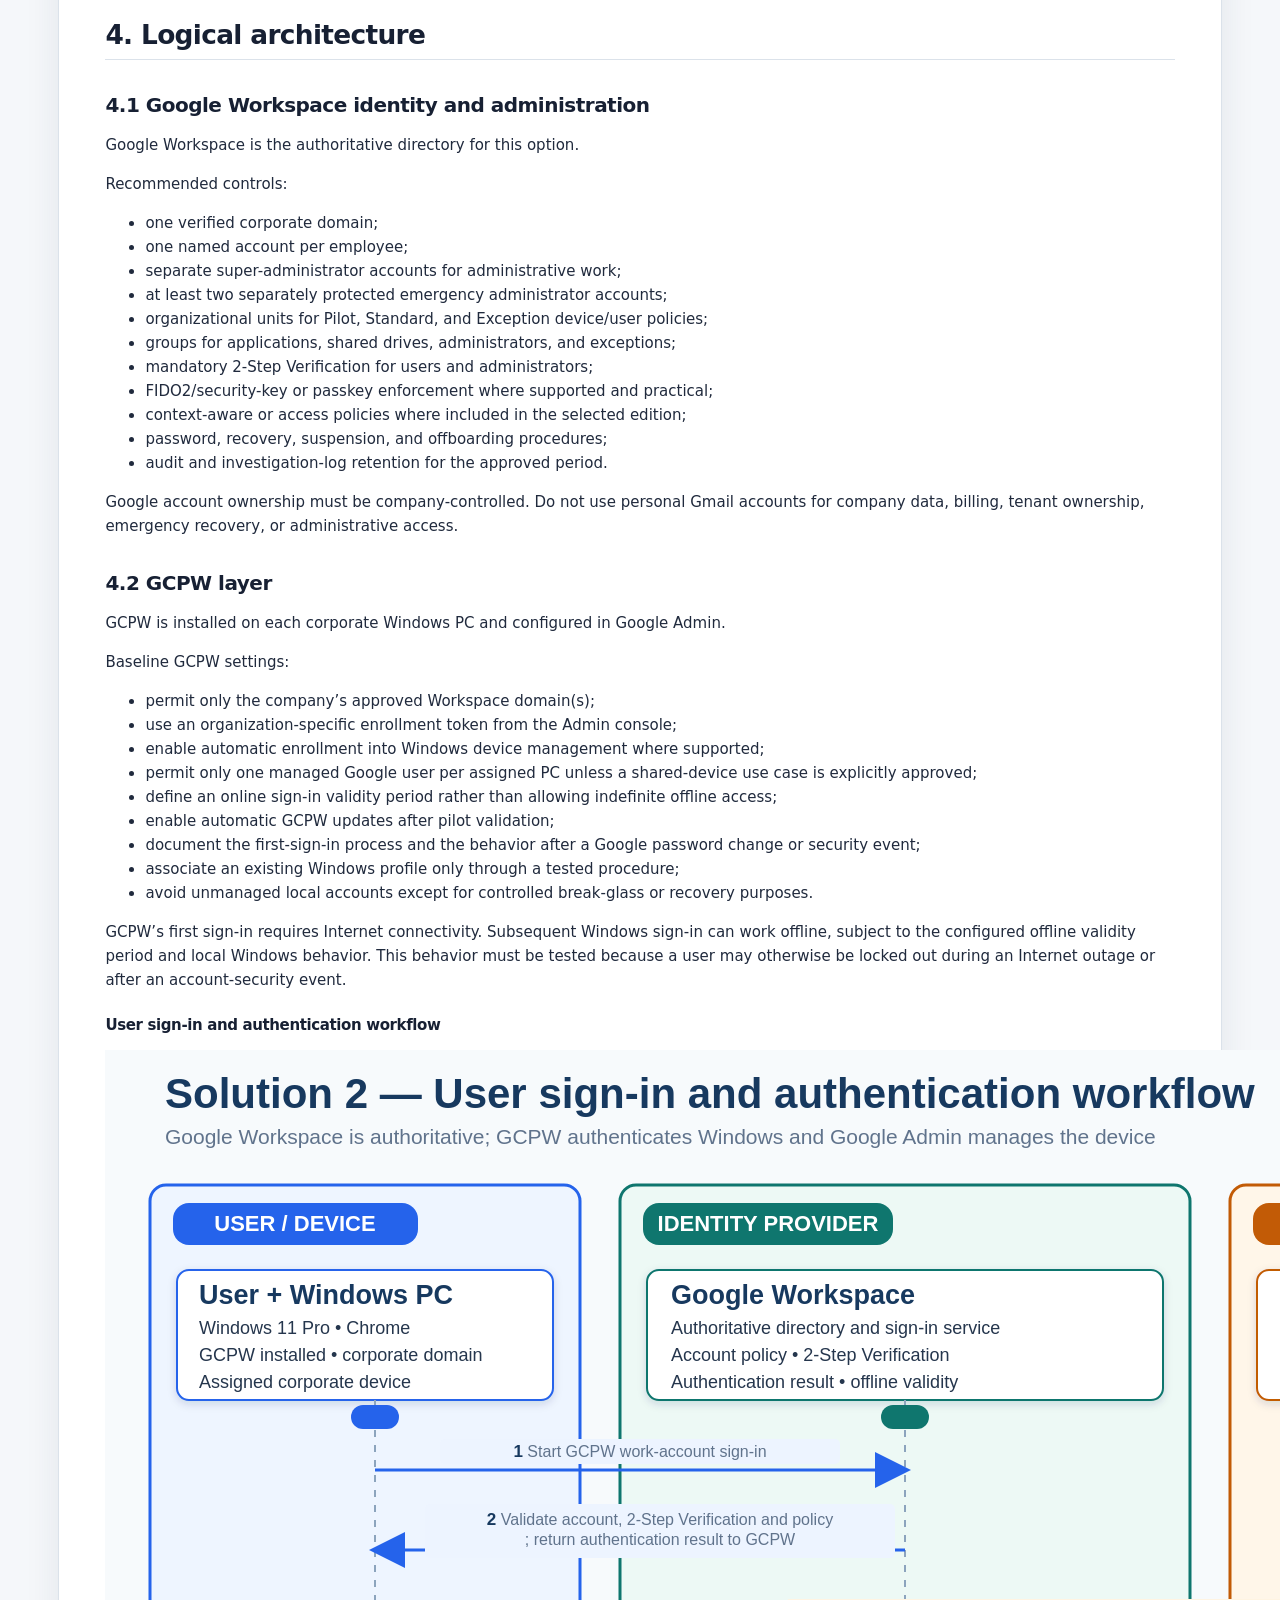
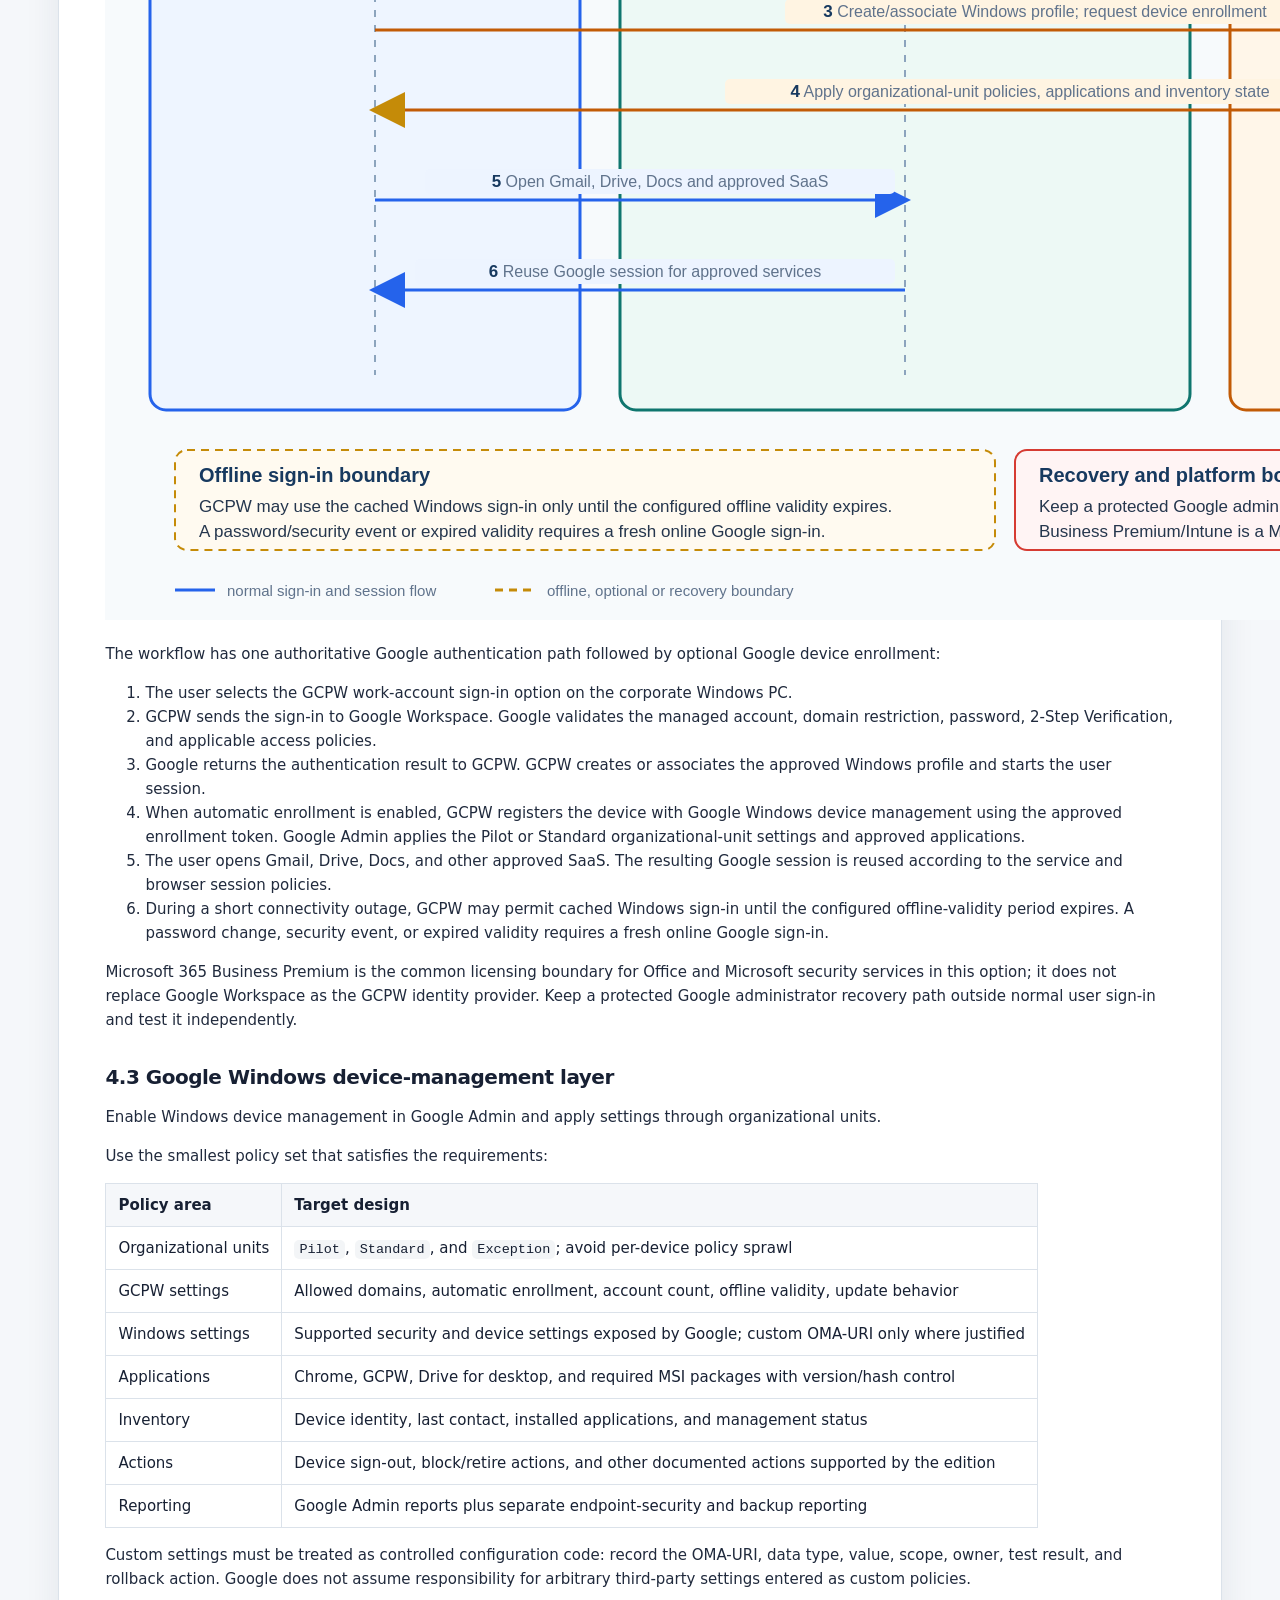
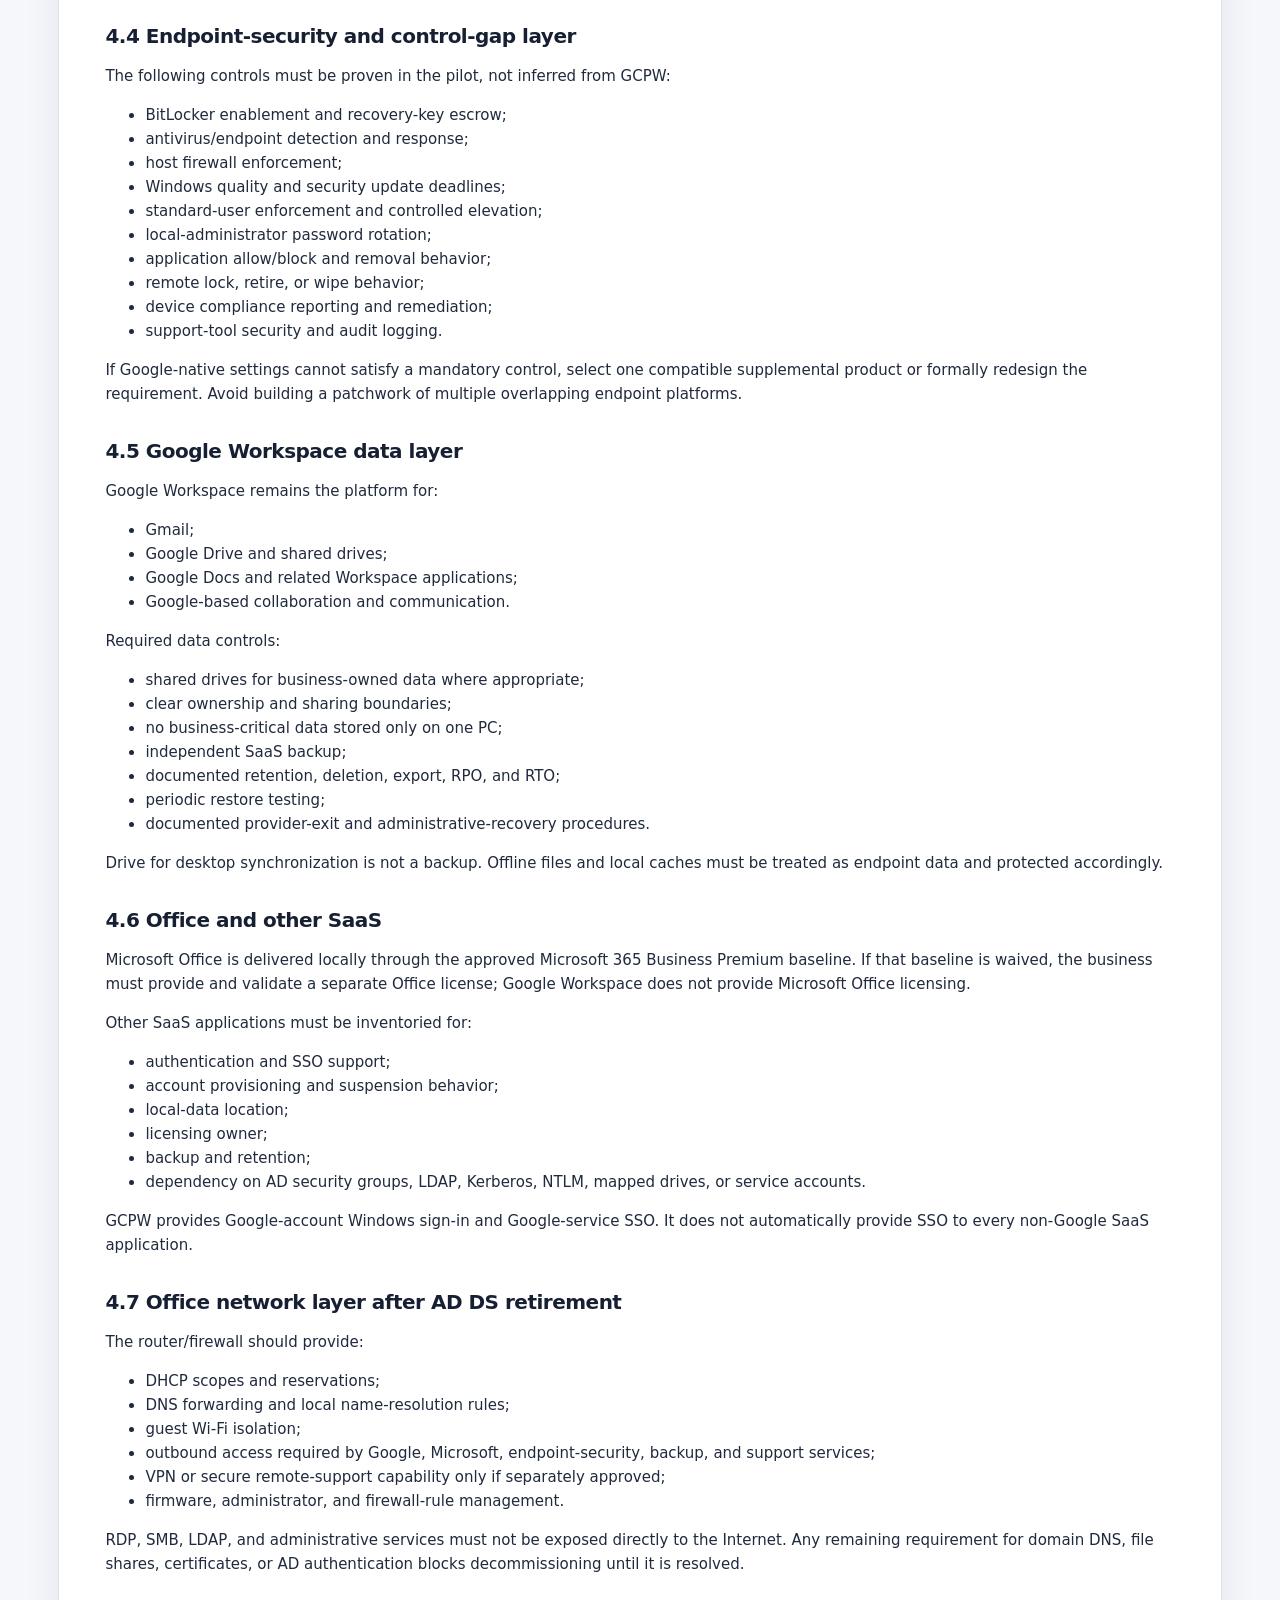
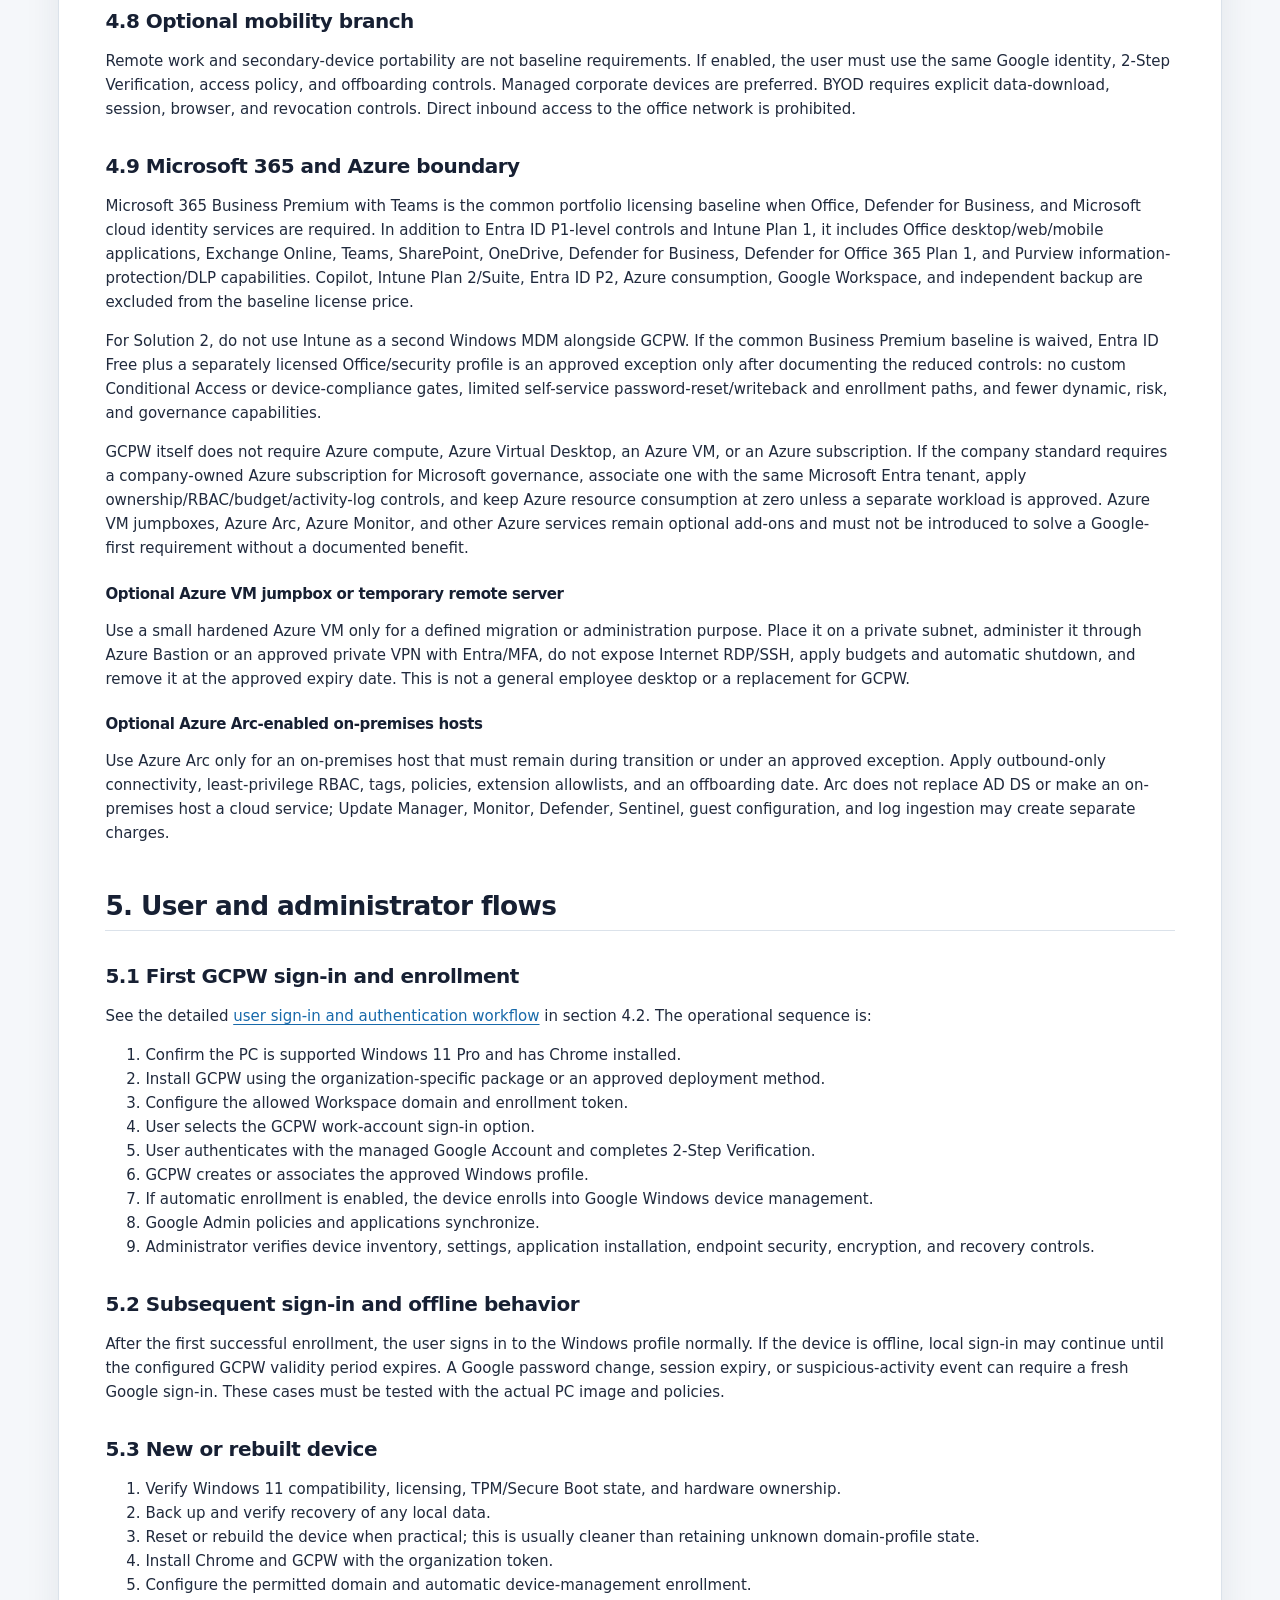
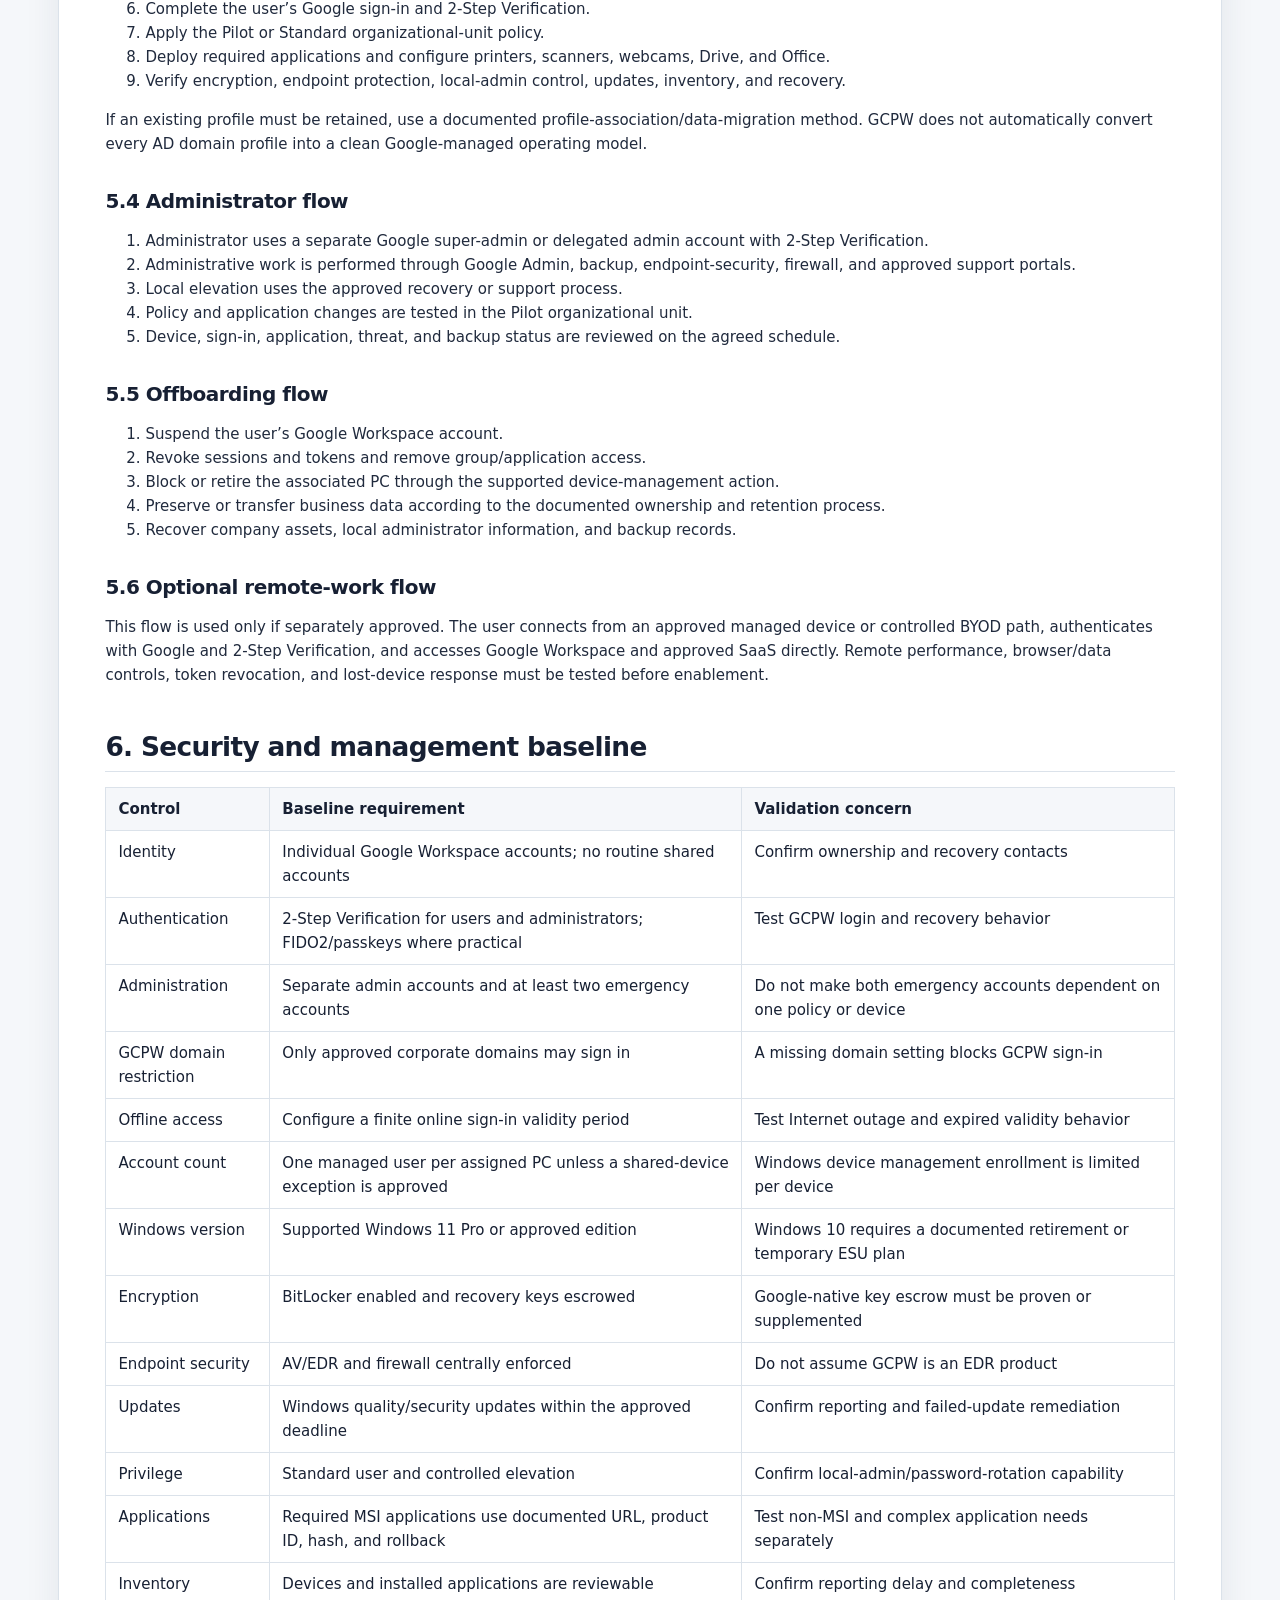
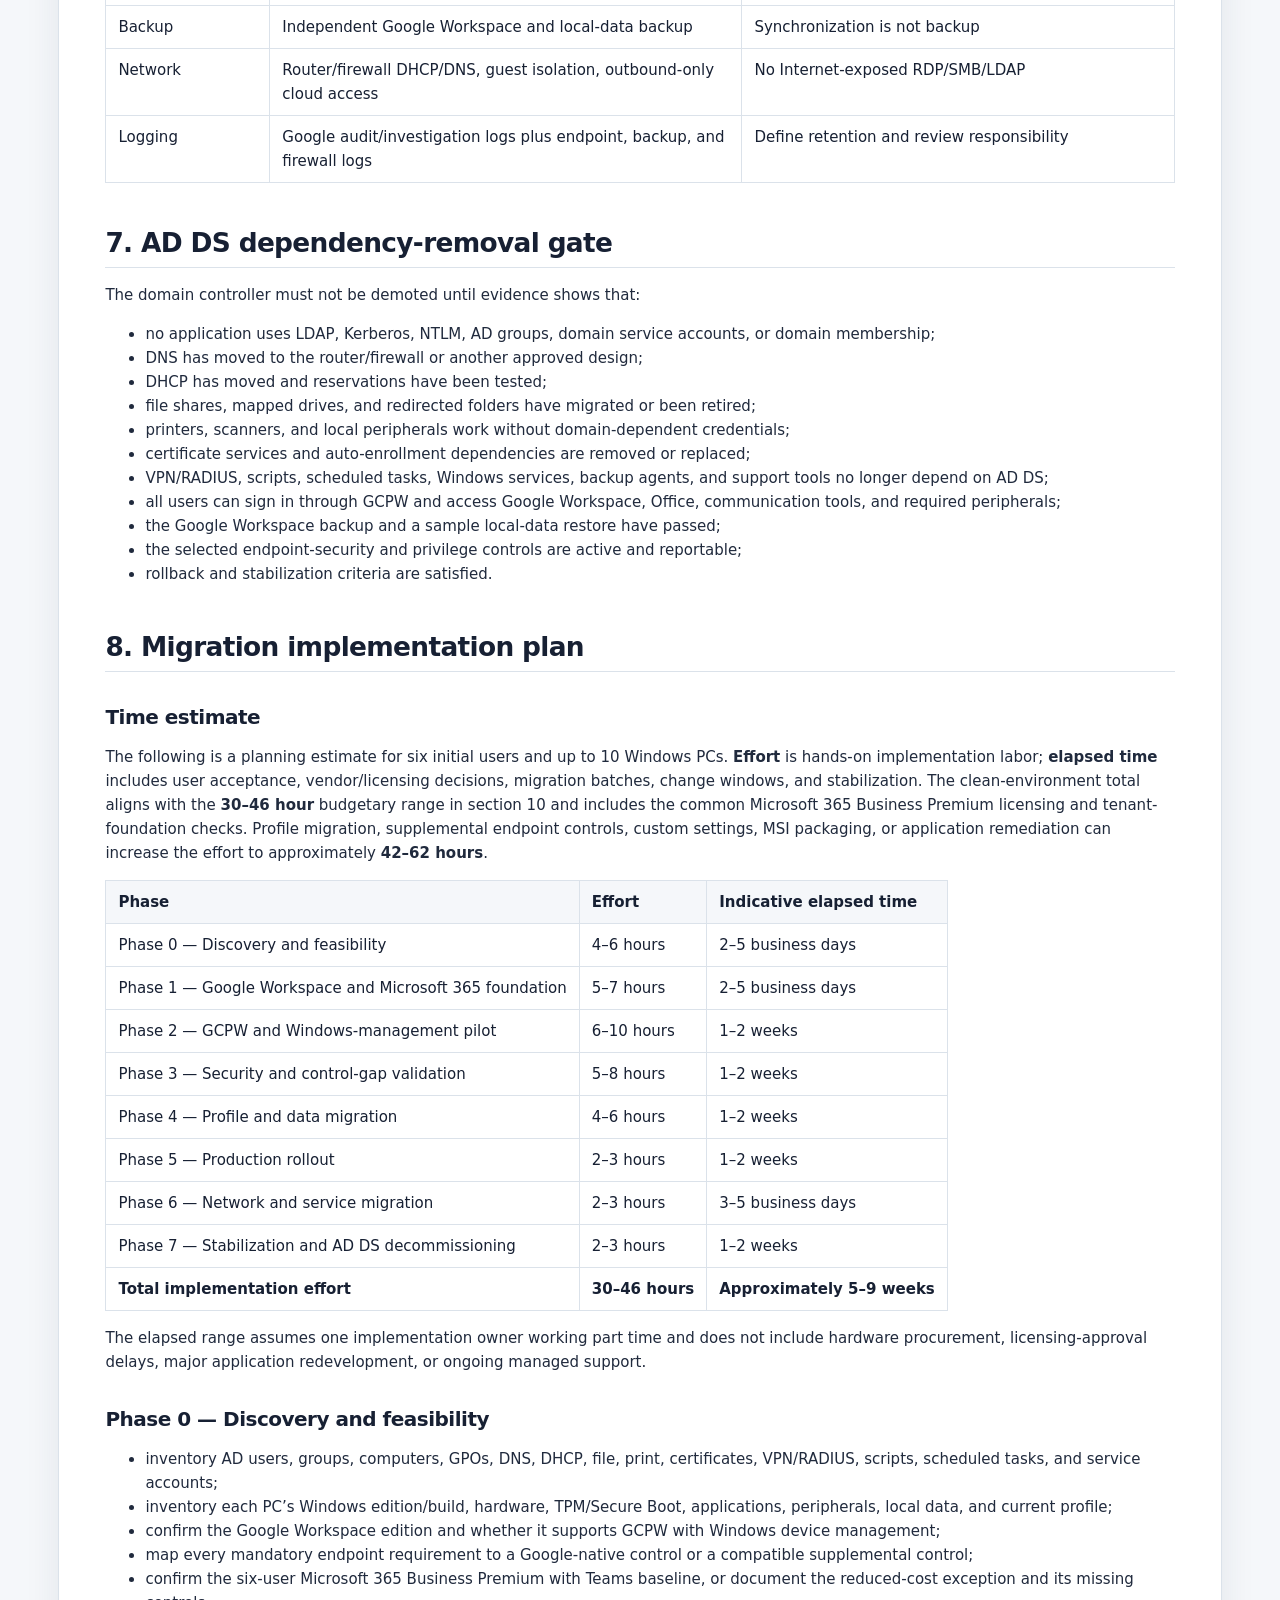
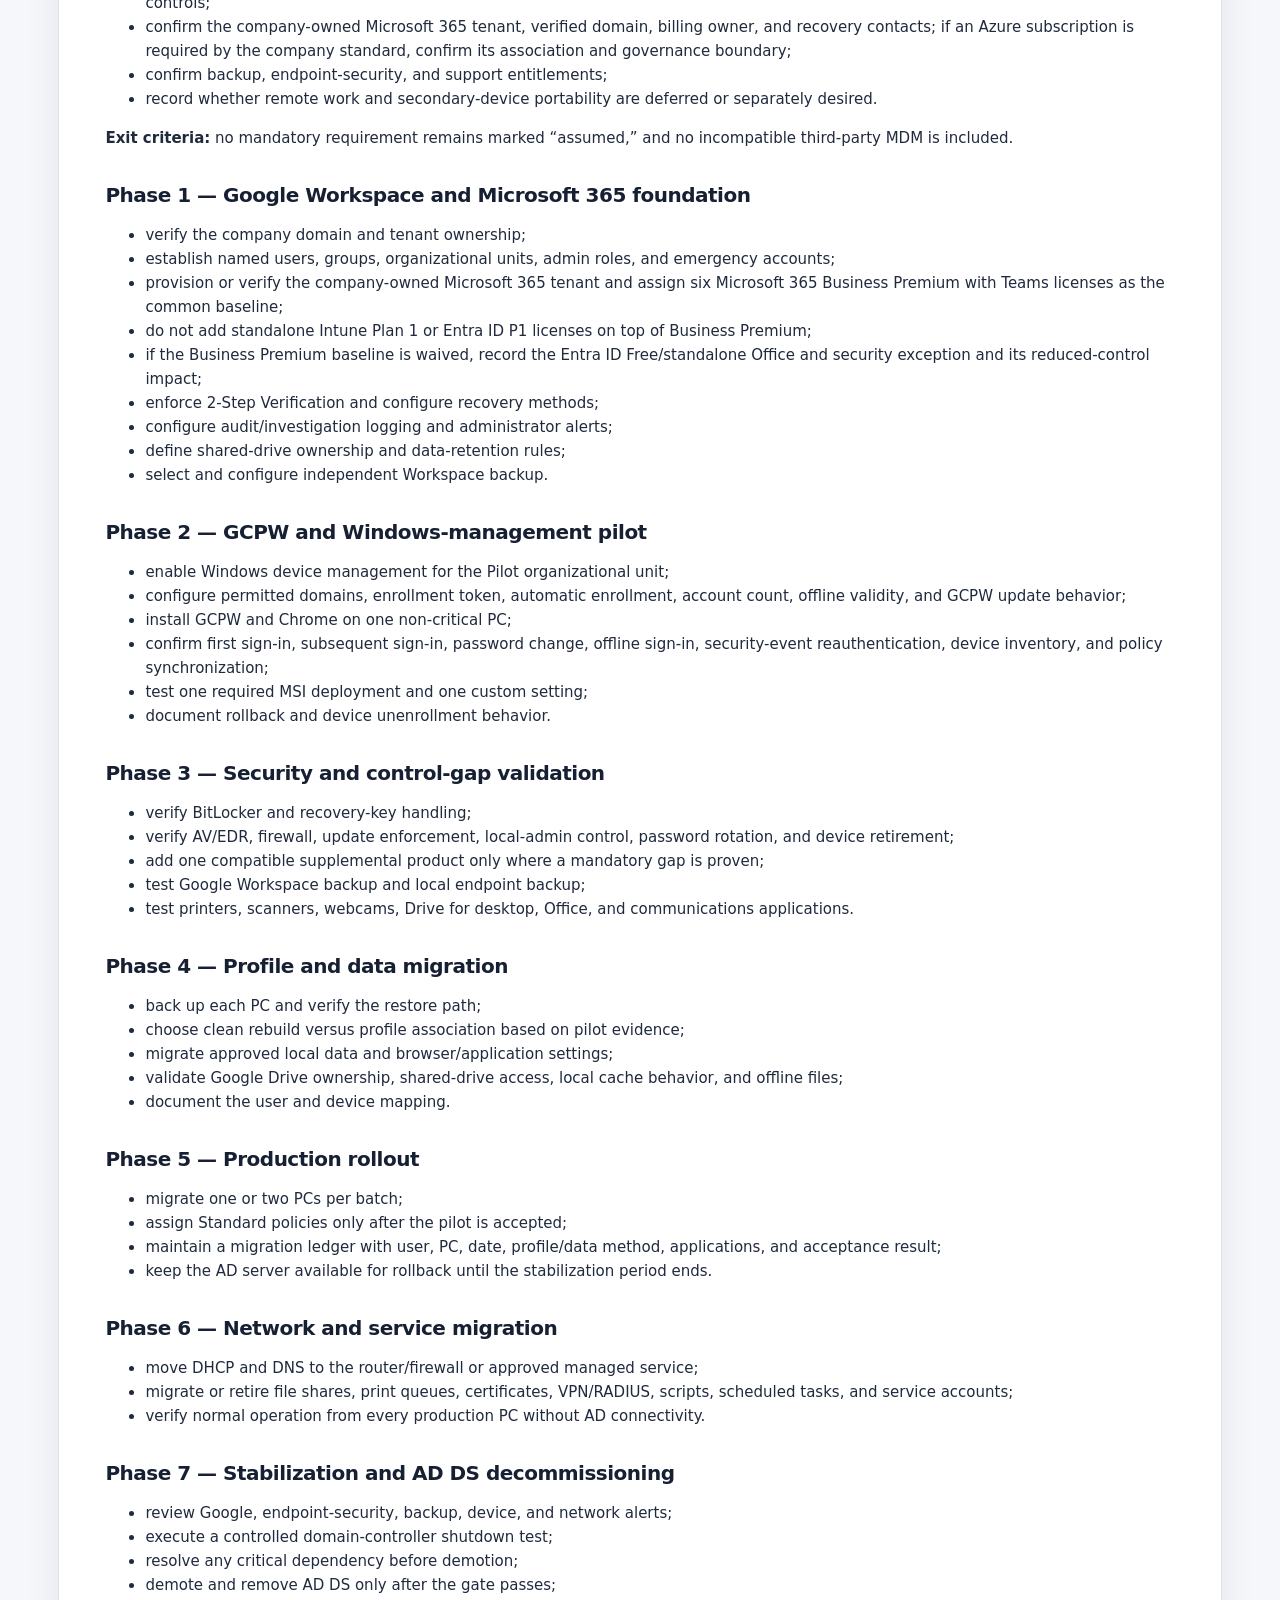
<file: docs/10-architecture/google-workspace-gcpw-architecture.html>
<!doctype html>
<html lang="en">
<head>
  <!-- GENERATED_DOCUMENTATION_SITE -->
  <meta charset="utf-8">
  <meta name="viewport" content="width=device-width, initial-scale=1">
  <meta name="description" content="Architecture and requirements guidance for moving a small-business Windows environment from on-premises Active Directory to cloud-native identity, endpoint, and desktop services.">
  <meta name="color-scheme" content="light dark">
  <title>Solution 2 — Google Workspace + GCPW + Windows Device Management · Cloud Migration Demo</title>
  <link rel="stylesheet" href="../../styles.css?v=639257110262405759">
</head>
<body data-index-path="../../index.html">
  <header class="topbar">
    <nav class="global-nav" aria-label="Primary">
      <a href="https://andyxuan.ca/">Home</a>
      <a href="https://andyxuan.ca/docs/">▤ Library</a>
      <a href="https://github.com/andyxuan2010/cloud-migration-demo" target="_blank" rel="noopener">GitHub ↗</a>
    </nav>
    <a class="brand" href="../../index.html" aria-label="Documentation home">
      <span class="brand-mark" aria-hidden="true">CM</span>
      <span class="brand-text">Cloud Migration Demo <small>CCOE Azure documentation</small></span>
    </a>
    <div class="header-tools">
      <div class="language-switch" aria-label="Language selection">
        <span class="active" aria-current="true">EN</span>
        <span aria-disabled="true">FR</span>
        <span aria-disabled="true">中</span>
      </div>
      <button class="icon-button" id="themeButton" type="button" aria-label="Toggle dark mode" title="Toggle color theme">◐</button>
    </div>
  </header>

  <main class="reader-view">
  <div class="reader-navigation">
    <a class="back-button" href="../../index.html">← All documents</a>
    <span class="reader-path">docs/10-architecture/google-workspace-gcpw-architecture.md</span>
  </div>
  <article class="reader">
    <div class="reader-tools">
      <span class="file-label">docs/10-architecture/google-workspace-gcpw-architecture.md</span>
      <a class="github-link" href="https://github.com/andyxuan2010/cloud-migration-demo/blob/main/docs/10-architecture/google-workspace-gcpw-architecture.md" target="_blank" rel="noopener">View source on GitHub ↗</a>
    </div>
    <div class="markdown-body">
    <h2>Detailed architecture design, analysis, and comparison</h2>
<p><strong>Design scope:</strong> 10 Windows PCs, six initial users, small-business LAN, Google Workspace-centered SaaS, Microsoft Office, and removal of the on-premises Active Directory Domain Services (AD DS) server.</p>
<p><strong>Document relationship:</strong> This is the detailed design for Solution 2. The authoritative baseline remains <a href="../90-decisions/requirements.html"><code>requirements.md</code></a>. Remote work and user/device portability are optional; endpoint security, recovery, data ownership, and AD dependency removal remain mandatory.</p>
<h2>1. Executive decision</h2>
<p>Google Workspace + Google Credential Provider for Windows (GCPW) + Google Windows device management is a Google-first alternative when Google Workspace is already the company’s dominant platform and Windows requirements are simple. Its cost advantage is conditional: supplemental endpoint controls or a common Microsoft 365 baseline can reduce or eliminate the difference.</p>
<p>Google Workspace becomes the authoritative workforce identity. GCPW lets users sign in to Windows with their managed Google Account. Google Admin console Windows management can apply supported settings, custom OMA-URI settings, selected MSI application deployments, device inventory, and administrative actions.</p>
<p>This option is not a full Active Directory or Intune replacement by default. It must pass a feature-level pilot for encryption and recovery, local-administrator control, antivirus/EDR, Windows patching, application deployment, inventory, reporting, and device retirement. If those gaps require a separate MDM/UEM, endpoint-security, patching, privilege-management, or RMM platform, the apparent simplicity and cost advantage may disappear.</p>
<p>The recommended target for this option is:</p>
<ul>
<li>Google Workspace as the authoritative identity and collaboration platform;</li>
<li>six Microsoft 365 Business Premium with Teams licenses as the common Microsoft portfolio baseline for Office, Defender for Business, and Microsoft identity services, unless an approved reduced-cost exception is documented;</li>
<li>Microsoft Entra ID P1-level controls and Intune Plan 1 remain included in that bundle but are <strong>not</strong> the Windows management plane for this option; do not enroll GCPW-managed PCs into Intune unless the business deliberately changes control planes and validates compatibility;</li>
<li>GCPW installed on supported Windows 11 Pro PCs;</li>
<li>Google Windows device management enabled and enrolled;</li>
<li>Google Admin organizational units used for Pilot, Standard, and Exception policies;</li>
<li>Chrome and Google Drive for desktop managed as core applications;</li>
<li>Microsoft Office delivered through the approved Business Premium baseline, or through a separately validated license only if that baseline is waived;</li>
<li>independent endpoint security, backup, and local-administrator controls where Google-native capabilities are insufficient;</li>
<li>the router/firewall providing DHCP and DNS forwarding after AD DS retirement;</li>
<li>optional remote work or secondary-device portability enabled only through a separate decision.</li>
</ul>
<p>Google’s current documentation states that GCPW supports Windows 10/11 Pro, Pro for Workstations, Enterprise, or Education, requires Chrome 81 or later, and is not compatible with third-party mobile-device-management providers. GCPW with Windows device management is edition-dependent and must be confirmed before procurement.</p>
<p>The common Microsoft licensing baseline does not make Microsoft Entra ID the authoritative directory for Solution 2. Google Workspace remains authoritative for user lifecycle, GCPW sign-in, Google SaaS, and Google device management. Microsoft 365 services that are not required by the approved design must not be configured merely because they are included in the bundle.</p>
<h2>2. Architecture diagram</h2>
<p><img src="../images/google_gcpw_target_architecture.png" alt="Google Workspace and GCPW target architecture" loading="lazy"></p>
<p>Blue paths represent normal identity, management, and data flows. Orange paths represent optional or conditional controls. The “Additional controls” box is intentional: the Google-native Windows feature set must be validated rather than assumed to provide complete Intune-equivalent coverage.</p>
<h2>3. Design principles</h2>
<h3>3.1 Google-first identity</h3>
<p>There is one authoritative user lifecycle: Google Workspace. User creation, suspension, password recovery, 2-Step Verification, groups, organizational units, and Google SaaS access are controlled in Google Admin. Windows sign-in uses GCPW against the same managed Google identity.</p>
<h3>3.2 Keep Windows local and simple</h3>
<p>The physical PCs remain normal Windows endpoints. Users run approved Office applications, Chrome, Google Drive for desktop, communication software, and local peripheral workflows. No AVD session hosts, Azure Files profile containers, or replacement domain controller are introduced.</p>
<h3>3.3 Do not overstate endpoint-management coverage</h3>
<p>Google Windows management can apply supported settings and custom OMA-URI settings, and it can deploy MSI packages using documented XML and hash values. This does not establish parity with Intune for every Windows security, application, privilege, remediation, reporting, or recovery capability. Each mandatory requirement must be mapped to an implemented and tested control.</p>
<h3>3.4 No third-party MDM conflict</h3>
<p>GCPW is documented as incompatible with third-party mobile-device-management providers. Do not layer another MDM/UEM over GCPW without explicit vendor validation. Endpoint security, backup, and remote-support products must be evaluated separately and must not take ownership of incompatible management functions.</p>
<h3>3.5 Recovery is mandatory; mobility is optional</h3>
<p>The business must recover data, administrative access, and a failed PC. Employees do not need to work remotely or use secondary devices unless the business separately approves that capability.</p>
<h3>3.6 Five-pillar validation using the Azure Well-Architected lens</h3>
<p>The Azure Well-Architected Framework is used here as a technology-neutral quality lens. Solution 2 is Google-first and does not depend on Azure services, but the five concerns still apply to Google Workspace, GCPW, supplemental endpoint controls, SaaS dependencies, and local Windows endpoints.</p>
<table><thead><tr>
<th>Pillar</th>
<th>Assessment</th>
<th>Controls and evidence required before approval</th>
</tr></thead><tbody>
<tr>
<td>Reliability</td>
<td>Partial; offline and backup behavior are defined, but outage evidence must be completed</td>
<td>Set the approved RTO/RPO and test first sign-in during an Internet outage, finite offline-validity expiry, password/security-event reauthentication, Google Workspace or backup unavailability, router recovery, device replacement, and local-data restore. Document which work continues offline and do not imply provider-level high availability.</td>
</tr>
<tr>
<td>Security</td>
<td>Strong control map; detection and response need explicit evidence</td>
<td>Keep 2-Step Verification, FIDO2/passkeys where practical, separate admin and emergency accounts, domain restriction, BitLocker escrow, AV/EDR, firewall, standard-user controls, and no Internet-exposed administration. Add admin-activity review, lost-device/token-revocation handling, incident triage, and documented recovery from a compromised Google account.</td>
</tr>
<tr>
<td>Cost Optimization</td>
<td>Detailed model; common Microsoft baseline and supplemental-control economics need ongoing review</td>
<td>Track Microsoft 365 Business Premium, Google Workspace entitlement, backup, endpoint-security, RMM, and support costs against the approved monthly ceiling. Review license and device utilization monthly, remove unused controls, and price optional mobility/BYOD separately. Reject a supplemental product when its cost or overlap defeats the Google-first rationale.</td>
</tr>
<tr>
<td>Operational Excellence</td>
<td>Good rollout and support process; standard ownership and change evidence must be retained</td>
<td>Name a primary and backup operator, keep the Google Admin/GCPW baseline versioned, pilot policy and application changes, document rollback and device unenrollment, and review Google, endpoint, backup, and firewall service health and alerts. Exercise onboarding, offboarding, incident, restore, and replacement-device runbooks.</td>
</tr>
<tr>
<td>Performance Efficiency</td>
<td>Missing an explicit measurement baseline</td>
<td>Measure first GCPW sign-in and subsequent Windows logon time, policy synchronization, MSI/application deployment, Google Drive/Office/Chrome responsiveness, endpoint CPU/memory/disk, and office bandwidth/latency. Test representative concurrent use and simplify policies or add capacity only when measurements justify it.</td>
</tr>
</tbody></table>
<h2>4. Logical architecture</h2>
<h3>4.1 Google Workspace identity and administration</h3>
<p>Google Workspace is the authoritative directory for this option.</p>
<p>Recommended controls:</p>
<ul>
<li>one verified corporate domain;</li>
<li>one named account per employee;</li>
<li>separate super-administrator accounts for administrative work;</li>
<li>at least two separately protected emergency administrator accounts;</li>
<li>organizational units for Pilot, Standard, and Exception device/user policies;</li>
<li>groups for applications, shared drives, administrators, and exceptions;</li>
<li>mandatory 2-Step Verification for users and administrators;</li>
<li>FIDO2/security-key or passkey enforcement where supported and practical;</li>
<li>context-aware or access policies where included in the selected edition;</li>
<li>password, recovery, suspension, and offboarding procedures;</li>
<li>audit and investigation-log retention for the approved period.</li>
</ul>
<p>Google account ownership must be company-controlled. Do not use personal Gmail accounts for company data, billing, tenant ownership, emergency recovery, or administrative access.</p>
<h3>4.2 GCPW layer</h3>
<p>GCPW is installed on each corporate Windows PC and configured in Google Admin.</p>
<p>Baseline GCPW settings:</p>
<ul>
<li>permit only the company’s approved Workspace domain(s);</li>
<li>use an organization-specific enrollment token from the Admin console;</li>
<li>enable automatic enrollment into Windows device management where supported;</li>
<li>permit only one managed Google user per assigned PC unless a shared-device use case is explicitly approved;</li>
<li>define an online sign-in validity period rather than allowing indefinite offline access;</li>
<li>enable automatic GCPW updates after pilot validation;</li>
<li>document the first-sign-in process and the behavior after a Google password change or security event;</li>
<li>associate an existing Windows profile only through a tested procedure;</li>
<li>avoid unmanaged local accounts except for controlled break-glass or recovery purposes.</li>
</ul>
<p>GCPW’s first sign-in requires Internet connectivity. Subsequent Windows sign-in can work offline, subject to the configured offline validity period and local Windows behavior. This behavior must be tested because a user may otherwise be locked out during an Internet outage or after an account-security event.</p>
<h4>User sign-in and authentication workflow</h4>
<p><img src="../images/google_gcpw_authentication_workflow.svg" alt="Solution 2 user sign-in and authentication workflow" loading="lazy"></p>
<p>The workflow has one authoritative Google authentication path followed by optional Google device enrollment:</p>
<ol>
<li>The user selects the GCPW work-account sign-in option on the corporate Windows PC.</li>
<li>GCPW sends the sign-in to Google Workspace. Google validates the managed account, domain restriction, password, 2-Step Verification, and applicable access policies.</li>
<li>Google returns the authentication result to GCPW. GCPW creates or associates the approved Windows profile and starts the user session.</li>
<li>When automatic enrollment is enabled, GCPW registers the device with Google Windows device management using the approved enrollment token. Google Admin applies the Pilot or Standard organizational-unit settings and approved applications.</li>
<li>The user opens Gmail, Drive, Docs, and other approved SaaS. The resulting Google session is reused according to the service and browser session policies.</li>
<li>During a short connectivity outage, GCPW may permit cached Windows sign-in until the configured offline-validity period expires. A password change, security event, or expired validity requires a fresh online Google sign-in.</li>
</ol>
<p>Microsoft 365 Business Premium is the common licensing boundary for Office and Microsoft security services in this option; it does not replace Google Workspace as the GCPW identity provider. Keep a protected Google administrator recovery path outside normal user sign-in and test it independently.</p>
<h3>4.3 Google Windows device-management layer</h3>
<p>Enable Windows device management in Google Admin and apply settings through organizational units.</p>
<p>Use the smallest policy set that satisfies the requirements:</p>
<table><thead><tr>
<th>Policy area</th>
<th>Target design</th>
</tr></thead><tbody>
<tr>
<td>Organizational units</td>
<td><code>Pilot</code>, <code>Standard</code>, and <code>Exception</code>; avoid per-device policy sprawl</td>
</tr>
<tr>
<td>GCPW settings</td>
<td>Allowed domains, automatic enrollment, account count, offline validity, update behavior</td>
</tr>
<tr>
<td>Windows settings</td>
<td>Supported security and device settings exposed by Google; custom OMA-URI only where justified</td>
</tr>
<tr>
<td>Applications</td>
<td>Chrome, GCPW, Drive for desktop, and required MSI packages with version/hash control</td>
</tr>
<tr>
<td>Inventory</td>
<td>Device identity, last contact, installed applications, and management status</td>
</tr>
<tr>
<td>Actions</td>
<td>Device sign-out, block/retire actions, and other documented actions supported by the edition</td>
</tr>
<tr>
<td>Reporting</td>
<td>Google Admin reports plus separate endpoint-security and backup reporting</td>
</tr>
</tbody></table>
<p>Custom settings must be treated as controlled configuration code: record the OMA-URI, data type, value, scope, owner, test result, and rollback action. Google does not assume responsibility for arbitrary third-party settings entered as custom policies.</p>
<h3>4.4 Endpoint-security and control-gap layer</h3>
<p>The following controls must be proven in the pilot, not inferred from GCPW:</p>
<ul>
<li>BitLocker enablement and recovery-key escrow;</li>
<li>antivirus/endpoint detection and response;</li>
<li>host firewall enforcement;</li>
<li>Windows quality and security update deadlines;</li>
<li>standard-user enforcement and controlled elevation;</li>
<li>local-administrator password rotation;</li>
<li>application allow/block and removal behavior;</li>
<li>remote lock, retire, or wipe behavior;</li>
<li>device compliance reporting and remediation;</li>
<li>support-tool security and audit logging.</li>
</ul>
<p>If Google-native settings cannot satisfy a mandatory control, select one compatible supplemental product or formally redesign the requirement. Avoid building a patchwork of multiple overlapping endpoint platforms.</p>
<h3>4.5 Google Workspace data layer</h3>
<p>Google Workspace remains the platform for:</p>
<ul>
<li>Gmail;</li>
<li>Google Drive and shared drives;</li>
<li>Google Docs and related Workspace applications;</li>
<li>Google-based collaboration and communication.</li>
</ul>
<p>Required data controls:</p>
<ul>
<li>shared drives for business-owned data where appropriate;</li>
<li>clear ownership and sharing boundaries;</li>
<li>no business-critical data stored only on one PC;</li>
<li>independent SaaS backup;</li>
<li>documented retention, deletion, export, RPO, and RTO;</li>
<li>periodic restore testing;</li>
<li>documented provider-exit and administrative-recovery procedures.</li>
</ul>
<p>Drive for desktop synchronization is not a backup. Offline files and local caches must be treated as endpoint data and protected accordingly.</p>
<h3>4.6 Office and other SaaS</h3>
<p>Microsoft Office is delivered locally through the approved Microsoft 365 Business Premium baseline. If that baseline is waived, the business must provide and validate a separate Office license; Google Workspace does not provide Microsoft Office licensing.</p>
<p>Other SaaS applications must be inventoried for:</p>
<ul>
<li>authentication and SSO support;</li>
<li>account provisioning and suspension behavior;</li>
<li>local-data location;</li>
<li>licensing owner;</li>
<li>backup and retention;</li>
<li>dependency on AD security groups, LDAP, Kerberos, NTLM, mapped drives, or service accounts.</li>
</ul>
<p>GCPW provides Google-account Windows sign-in and Google-service SSO. It does not automatically provide SSO to every non-Google SaaS application.</p>
<h3>4.7 Office network layer after AD DS retirement</h3>
<p>The router/firewall should provide:</p>
<ul>
<li>DHCP scopes and reservations;</li>
<li>DNS forwarding and local name-resolution rules;</li>
<li>guest Wi-Fi isolation;</li>
<li>outbound access required by Google, Microsoft, endpoint-security, backup, and support services;</li>
<li>VPN or secure remote-support capability only if separately approved;</li>
<li>firmware, administrator, and firewall-rule management.</li>
</ul>
<p>RDP, SMB, LDAP, and administrative services must not be exposed directly to the Internet. Any remaining requirement for domain DNS, file shares, certificates, or AD authentication blocks decommissioning until it is resolved.</p>
<h3>4.8 Optional mobility branch</h3>
<p>Remote work and secondary-device portability are not baseline requirements. If enabled, the user must use the same Google identity, 2-Step Verification, access policy, and offboarding controls. Managed corporate devices are preferred. BYOD requires explicit data-download, session, browser, and revocation controls. Direct inbound access to the office network is prohibited.</p>
<h3>4.9 Microsoft 365 and Azure boundary</h3>
<p>Microsoft 365 Business Premium with Teams is the common portfolio licensing baseline when Office, Defender for Business, and Microsoft cloud identity services are required. In addition to Entra ID P1-level controls and Intune Plan 1, it includes Office desktop/web/mobile applications, Exchange Online, Teams, SharePoint, OneDrive, Defender for Business, Defender for Office 365 Plan 1, and Purview information-protection/DLP capabilities. Copilot, Intune Plan 2/Suite, Entra ID P2, Azure consumption, Google Workspace, and independent backup are excluded from the baseline license price.</p>
<p>For Solution 2, do not use Intune as a second Windows MDM alongside GCPW. If the common Business Premium baseline is waived, Entra ID Free plus a separately licensed Office/security profile is an approved exception only after documenting the reduced controls: no custom Conditional Access or device-compliance gates, limited self-service password-reset/writeback and enrollment paths, and fewer dynamic, risk, and governance capabilities.</p>
<p>GCPW itself does not require Azure compute, Azure Virtual Desktop, an Azure VM, or an Azure subscription. If the company standard requires a company-owned Azure subscription for Microsoft governance, associate one with the same Microsoft Entra tenant, apply ownership/RBAC/budget/activity-log controls, and keep Azure resource consumption at zero unless a separate workload is approved. Azure VM jumpboxes, Azure Arc, Azure Monitor, and other Azure services remain optional add-ons and must not be introduced to solve a Google-first requirement without a documented benefit.</p>
<h4>Optional Azure VM jumpbox or temporary remote server</h4>
<p>Use a small hardened Azure VM only for a defined migration or administration purpose. Place it on a private subnet, administer it through Azure Bastion or an approved private VPN with Entra/MFA, do not expose Internet RDP/SSH, apply budgets and automatic shutdown, and remove it at the approved expiry date. This is not a general employee desktop or a replacement for GCPW.</p>
<h4>Optional Azure Arc-enabled on-premises hosts</h4>
<p>Use Azure Arc only for an on-premises host that must remain during transition or under an approved exception. Apply outbound-only connectivity, least-privilege RBAC, tags, policies, extension allowlists, and an offboarding date. Arc does not replace AD DS or make an on-premises host a cloud service; Update Manager, Monitor, Defender, Sentinel, guest configuration, and log ingestion may create separate charges.</p>
<h2>5. User and administrator flows</h2>
<h3>5.1 First GCPW sign-in and enrollment</h3>
<p>See the detailed <a href="#user-sign-in-and-authentication-workflow">user sign-in and authentication workflow</a> in section 4.2. The operational sequence is:</p>
<ol>
<li>Confirm the PC is supported Windows 11 Pro and has Chrome installed.</li>
<li>Install GCPW using the organization-specific package or an approved deployment method.</li>
<li>Configure the allowed Workspace domain and enrollment token.</li>
<li>User selects the GCPW work-account sign-in option.</li>
<li>User authenticates with the managed Google Account and completes 2-Step Verification.</li>
<li>GCPW creates or associates the approved Windows profile.</li>
<li>If automatic enrollment is enabled, the device enrolls into Google Windows device management.</li>
<li>Google Admin policies and applications synchronize.</li>
<li>Administrator verifies device inventory, settings, application installation, endpoint security, encryption, and recovery controls.</li>
</ol>
<h3>5.2 Subsequent sign-in and offline behavior</h3>
<p>After the first successful enrollment, the user signs in to the Windows profile normally. If the device is offline, local sign-in may continue until the configured GCPW validity period expires. A Google password change, session expiry, or suspicious-activity event can require a fresh Google sign-in. These cases must be tested with the actual PC image and policies.</p>
<h3>5.3 New or rebuilt device</h3>
<ol>
<li>Verify Windows 11 compatibility, licensing, TPM/Secure Boot state, and hardware ownership.</li>
<li>Back up and verify recovery of any local data.</li>
<li>Reset or rebuild the device when practical; this is usually cleaner than retaining unknown domain-profile state.</li>
<li>Install Chrome and GCPW with the organization token.</li>
<li>Configure the permitted domain and automatic device-management enrollment.</li>
<li>Complete the user’s Google sign-in and 2-Step Verification.</li>
<li>Apply the Pilot or Standard organizational-unit policy.</li>
<li>Deploy required applications and configure printers, scanners, webcams, Drive, and Office.</li>
<li>Verify encryption, endpoint protection, local-admin control, updates, inventory, and recovery.</li>
</ol>
<p>If an existing profile must be retained, use a documented profile-association/data-migration method. GCPW does not automatically convert every AD domain profile into a clean Google-managed operating model.</p>
<h3>5.4 Administrator flow</h3>
<ol>
<li>Administrator uses a separate Google super-admin or delegated admin account with 2-Step Verification.</li>
<li>Administrative work is performed through Google Admin, backup, endpoint-security, firewall, and approved support portals.</li>
<li>Local elevation uses the approved recovery or support process.</li>
<li>Policy and application changes are tested in the Pilot organizational unit.</li>
<li>Device, sign-in, application, threat, and backup status are reviewed on the agreed schedule.</li>
</ol>
<h3>5.5 Offboarding flow</h3>
<ol>
<li>Suspend the user’s Google Workspace account.</li>
<li>Revoke sessions and tokens and remove group/application access.</li>
<li>Block or retire the associated PC through the supported device-management action.</li>
<li>Preserve or transfer business data according to the documented ownership and retention process.</li>
<li>Recover company assets, local administrator information, and backup records.</li>
</ol>
<h3>5.6 Optional remote-work flow</h3>
<p>This flow is used only if separately approved. The user connects from an approved managed device or controlled BYOD path, authenticates with Google and 2-Step Verification, and accesses Google Workspace and approved SaaS directly. Remote performance, browser/data controls, token revocation, and lost-device response must be tested before enablement.</p>
<h2>6. Security and management baseline</h2>
<table><thead><tr>
<th>Control</th>
<th>Baseline requirement</th>
<th>Validation concern</th>
</tr></thead><tbody>
<tr>
<td>Identity</td>
<td>Individual Google Workspace accounts; no routine shared accounts</td>
<td>Confirm ownership and recovery contacts</td>
</tr>
<tr>
<td>Authentication</td>
<td>2-Step Verification for users and administrators; FIDO2/passkeys where practical</td>
<td>Test GCPW login and recovery behavior</td>
</tr>
<tr>
<td>Administration</td>
<td>Separate admin accounts and at least two emergency accounts</td>
<td>Do not make both emergency accounts dependent on one policy or device</td>
</tr>
<tr>
<td>GCPW domain restriction</td>
<td>Only approved corporate domains may sign in</td>
<td>A missing domain setting blocks GCPW sign-in</td>
</tr>
<tr>
<td>Offline access</td>
<td>Configure a finite online sign-in validity period</td>
<td>Test Internet outage and expired validity behavior</td>
</tr>
<tr>
<td>Account count</td>
<td>One managed user per assigned PC unless a shared-device exception is approved</td>
<td>Windows device management enrollment is limited per device</td>
</tr>
<tr>
<td>Windows version</td>
<td>Supported Windows 11 Pro or approved edition</td>
<td>Windows 10 requires a documented retirement or temporary ESU plan</td>
</tr>
<tr>
<td>Encryption</td>
<td>BitLocker enabled and recovery keys escrowed</td>
<td>Google-native key escrow must be proven or supplemented</td>
</tr>
<tr>
<td>Endpoint security</td>
<td>AV/EDR and firewall centrally enforced</td>
<td>Do not assume GCPW is an EDR product</td>
</tr>
<tr>
<td>Updates</td>
<td>Windows quality/security updates within the approved deadline</td>
<td>Confirm reporting and failed-update remediation</td>
</tr>
<tr>
<td>Privilege</td>
<td>Standard user and controlled elevation</td>
<td>Confirm local-admin/password-rotation capability</td>
</tr>
<tr>
<td>Applications</td>
<td>Required MSI applications use documented URL, product ID, hash, and rollback</td>
<td>Test non-MSI and complex application needs separately</td>
</tr>
<tr>
<td>Inventory</td>
<td>Devices and installed applications are reviewable</td>
<td>Confirm reporting delay and completeness</td>
</tr>
<tr>
<td>Backup</td>
<td>Independent Google Workspace and local-data backup</td>
<td>Synchronization is not backup</td>
</tr>
<tr>
<td>Network</td>
<td>Router/firewall DHCP/DNS, guest isolation, outbound-only cloud access</td>
<td>No Internet-exposed RDP/SMB/LDAP</td>
</tr>
<tr>
<td>Logging</td>
<td>Google audit/investigation logs plus endpoint, backup, and firewall logs</td>
<td>Define retention and review responsibility</td>
</tr>
</tbody></table>
<h2>7. AD DS dependency-removal gate</h2>
<p>The domain controller must not be demoted until evidence shows that:</p>
<ul>
<li>no application uses LDAP, Kerberos, NTLM, AD groups, domain service accounts, or domain membership;</li>
<li>DNS has moved to the router/firewall or another approved design;</li>
<li>DHCP has moved and reservations have been tested;</li>
<li>file shares, mapped drives, and redirected folders have migrated or been retired;</li>
<li>printers, scanners, and local peripherals work without domain-dependent credentials;</li>
<li>certificate services and auto-enrollment dependencies are removed or replaced;</li>
<li>VPN/RADIUS, scripts, scheduled tasks, Windows services, backup agents, and support tools no longer depend on AD DS;</li>
<li>all users can sign in through GCPW and access Google Workspace, Office, communication tools, and required peripherals;</li>
<li>the Google Workspace backup and a sample local-data restore have passed;</li>
<li>the selected endpoint-security and privilege controls are active and reportable;</li>
<li>rollback and stabilization criteria are satisfied.</li>
</ul>
<h2>8. Migration implementation plan</h2>
<h3>Time estimate</h3>
<p>The following is a planning estimate for six initial users and up to 10 Windows PCs. <strong>Effort</strong> is hands-on implementation labor; <strong>elapsed time</strong> includes user acceptance, vendor/licensing decisions, migration batches, change windows, and stabilization. The clean-environment total aligns with the <strong>30–46 hour</strong> budgetary range in section 10 and includes the common Microsoft 365 Business Premium licensing and tenant-foundation checks. Profile migration, supplemental endpoint controls, custom settings, MSI packaging, or application remediation can increase the effort to approximately <strong>42–62 hours</strong>.</p>
<table><thead><tr>
<th>Phase</th>
<th>Effort</th>
<th>Indicative elapsed time</th>
</tr></thead><tbody>
<tr>
<td>Phase 0 — Discovery and feasibility</td>
<td>4–6 hours</td>
<td>2–5 business days</td>
</tr>
<tr>
<td>Phase 1 — Google Workspace and Microsoft 365 foundation</td>
<td>5–7 hours</td>
<td>2–5 business days</td>
</tr>
<tr>
<td>Phase 2 — GCPW and Windows-management pilot</td>
<td>6–10 hours</td>
<td>1–2 weeks</td>
</tr>
<tr>
<td>Phase 3 — Security and control-gap validation</td>
<td>5–8 hours</td>
<td>1–2 weeks</td>
</tr>
<tr>
<td>Phase 4 — Profile and data migration</td>
<td>4–6 hours</td>
<td>1–2 weeks</td>
</tr>
<tr>
<td>Phase 5 — Production rollout</td>
<td>2–3 hours</td>
<td>1–2 weeks</td>
</tr>
<tr>
<td>Phase 6 — Network and service migration</td>
<td>2–3 hours</td>
<td>3–5 business days</td>
</tr>
<tr>
<td>Phase 7 — Stabilization and AD DS decommissioning</td>
<td>2–3 hours</td>
<td>1–2 weeks</td>
</tr>
<tr>
<td><strong>Total implementation effort</strong></td>
<td><strong>30–46 hours</strong></td>
<td><strong>Approximately 5–9 weeks</strong></td>
</tr>
</tbody></table>
<p>The elapsed range assumes one implementation owner working part time and does not include hardware procurement, licensing-approval delays, major application redevelopment, or ongoing managed support.</p>
<h3>Phase 0 — Discovery and feasibility</h3>
<ul>
<li>inventory AD users, groups, computers, GPOs, DNS, DHCP, file, print, certificates, VPN/RADIUS, scripts, scheduled tasks, and service accounts;</li>
<li>inventory each PC’s Windows edition/build, hardware, TPM/Secure Boot, applications, peripherals, local data, and current profile;</li>
<li>confirm the Google Workspace edition and whether it supports GCPW with Windows device management;</li>
<li>map every mandatory endpoint requirement to a Google-native control or a compatible supplemental control;</li>
<li>confirm the six-user Microsoft 365 Business Premium with Teams baseline, or document the reduced-cost exception and its missing controls;</li>
<li>confirm the company-owned Microsoft 365 tenant, verified domain, billing owner, and recovery contacts; if an Azure subscription is required by the company standard, confirm its association and governance boundary;</li>
<li>confirm backup, endpoint-security, and support entitlements;</li>
<li>record whether remote work and secondary-device portability are deferred or separately desired.</li>
</ul>
<p><strong>Exit criteria:</strong> no mandatory requirement remains marked “assumed,” and no incompatible third-party MDM is included.</p>
<h3>Phase 1 — Google Workspace and Microsoft 365 foundation</h3>
<ul>
<li>verify the company domain and tenant ownership;</li>
<li>establish named users, groups, organizational units, admin roles, and emergency accounts;</li>
<li>provision or verify the company-owned Microsoft 365 tenant and assign six Microsoft 365 Business Premium with Teams licenses as the common baseline;</li>
<li>do not add standalone Intune Plan 1 or Entra ID P1 licenses on top of Business Premium;</li>
<li>if the Business Premium baseline is waived, record the Entra ID Free/standalone Office and security exception and its reduced-control impact;</li>
<li>enforce 2-Step Verification and configure recovery methods;</li>
<li>configure audit/investigation logging and administrator alerts;</li>
<li>define shared-drive ownership and data-retention rules;</li>
<li>select and configure independent Workspace backup.</li>
</ul>
<h3>Phase 2 — GCPW and Windows-management pilot</h3>
<ul>
<li>enable Windows device management for the Pilot organizational unit;</li>
<li>configure permitted domains, enrollment token, automatic enrollment, account count, offline validity, and GCPW update behavior;</li>
<li>install GCPW and Chrome on one non-critical PC;</li>
<li>confirm first sign-in, subsequent sign-in, password change, offline sign-in, security-event reauthentication, device inventory, and policy synchronization;</li>
<li>test one required MSI deployment and one custom setting;</li>
<li>document rollback and device unenrollment behavior.</li>
</ul>
<h3>Phase 3 — Security and control-gap validation</h3>
<ul>
<li>verify BitLocker and recovery-key handling;</li>
<li>verify AV/EDR, firewall, update enforcement, local-admin control, password rotation, and device retirement;</li>
<li>add one compatible supplemental product only where a mandatory gap is proven;</li>
<li>test Google Workspace backup and local endpoint backup;</li>
<li>test printers, scanners, webcams, Drive for desktop, Office, and communications applications.</li>
</ul>
<h3>Phase 4 — Profile and data migration</h3>
<ul>
<li>back up each PC and verify the restore path;</li>
<li>choose clean rebuild versus profile association based on pilot evidence;</li>
<li>migrate approved local data and browser/application settings;</li>
<li>validate Google Drive ownership, shared-drive access, local cache behavior, and offline files;</li>
<li>document the user and device mapping.</li>
</ul>
<h3>Phase 5 — Production rollout</h3>
<ul>
<li>migrate one or two PCs per batch;</li>
<li>assign Standard policies only after the pilot is accepted;</li>
<li>maintain a migration ledger with user, PC, date, profile/data method, applications, and acceptance result;</li>
<li>keep the AD server available for rollback until the stabilization period ends.</li>
</ul>
<h3>Phase 6 — Network and service migration</h3>
<ul>
<li>move DHCP and DNS to the router/firewall or approved managed service;</li>
<li>migrate or retire file shares, print queues, certificates, VPN/RADIUS, scripts, scheduled tasks, and service accounts;</li>
<li>verify normal operation from every production PC without AD connectivity.</li>
</ul>
<h3>Phase 7 — Stabilization and AD DS decommissioning</h3>
<ul>
<li>review Google, endpoint-security, backup, device, and network alerts;</li>
<li>execute a controlled domain-controller shutdown test;</li>
<li>resolve any critical dependency before demotion;</li>
<li>demote and remove AD DS only after the gate passes;</li>
<li>retain the approved backup and finalize operating documentation.</li>
</ul>
<h3>Optional value-add work packages</h3>
<p>The following work is excluded from the <strong>30–46 hour</strong> baseline and is performed only after separate approval. GCPW-managed Windows devices must not be moved to Intune or Windows Autopilot as an incremental feature; that would be a control-plane change requiring a new design and pilot.</p>
<ul>
<li><strong>SharePoint/Teams operating hub:</strong> create a small Microsoft 365 hub for procedures, templates, forms, or Microsoft-owned content; plan approximately <strong>6–12 additional hours</strong>, with a documented relationship to Google Shared drives.</li>
<li><strong>Power Automate standard workflow:</strong> automate a lightweight approval, reminder, onboarding, or exception process using approved standard connectors; plan approximately <strong>2–4 additional hours per workflow</strong>. Premium connectors, Google integrations, gateways, RPA, and AI Builder require separate licensing review.</li>
<li><strong>Microsoft 365 Copilot Chat enablement:</strong> review sharing/privacy settings, publish safe-use guidance, and run a short web-based pilot; plan approximately <strong>2–4 additional hours</strong>.</li>
<li><strong>Microsoft 365 Copilot pilot:</strong> assign the separate add-on to one or two users, validate Microsoft 365 data permissions, train users, and measure outcomes; plan approximately <strong>4–8 additional hours</strong>, excluding license fees. It does not ground on Google Workspace data by default.</li>
<li><strong>Copilot Studio internal FAQ agent:</strong> curate a controlled source, build the agent, configure authentication and escalation, test answers, and document ownership; plan approximately <strong>8–16 additional hours</strong>, excluding usage or license fees.</li>
<li><strong>Mobile application management:</strong> control approved Microsoft mobile applications for BYOD or remote work without managing the personal device; plan approximately <strong>4–8 additional hours</strong>. This does not replace GCPW for Windows PCs.</li>
<li><strong>Azure VM jumpbox/temporary remote server:</strong> if a specific administrative or migration need exists, configure a private, time-limited VM with Bastion/VPN, Entra/MFA/RBAC, budgets, shutdown, and removal controls; plan approximately <strong>6–12 additional hours</strong>, excluding Azure consumption.</li>
<li><strong>Azure Arc-enabled retained host:</strong> if a specific on-premises host must remain, install and govern the Connected Machine agent, enable only approved extensions, test management actions, and document offboarding; plan approximately <strong>4–8 additional hours</strong> for one to three simple hosts, excluding service consumption.</li>
</ul>
<h3>Implementation deliverables and completed end state</h3>
<p>After rollout and stabilization, the selected Solution 2 implementation will deliver:</p>
<table><thead><tr>
<th>Deliverable</th>
<th>Completed outcome</th>
</tr></thead><tbody>
<tr>
<td>Google identity and Windows control plane</td>
<td>Company-owned Google Workspace identity, GCPW, Google Windows device-management policies, organizational units, enrollment, offline-validity, and tested recovery procedures</td>
</tr>
<tr>
<td>Common Microsoft platform baseline</td>
<td>Six Microsoft 365 Business Premium with Teams licenses, where approved, with Office, Defender, Entra tenant ownership, and documented non-use of Intune as a competing MDM</td>
</tr>
<tr>
<td>Managed Windows estate</td>
<td>Up to 10 supported Windows 11 PCs with tested encryption, endpoint security, updates, standard-user controls, application deployment, inventory, and recovery</td>
</tr>
<tr>
<td>Data protection</td>
<td>Google Shared drive ownership, independent Workspace backup, local endpoint backup, retention, RPO/RTO, restore evidence, and provider-exit procedures</td>
</tr>
<tr>
<td>AD DS retirement</td>
<td>DNS/DHCP and other dependencies transferred or remediated; domain controller demoted and retired after the dependency gate</td>
</tr>
<tr>
<td>Optional value-adds, if approved</td>
<td>SharePoint/Teams hub, workflows, Copilot guidance/pilot, FAQ-agent ownership, MAM, or approved Azure governance/hybrid add-on evidence</td>
</tr>
<tr>
<td>Handover package</td>
<td>Architecture, configuration register, migration ledger, control-gap exceptions, runbooks, support contacts, cost/license register, rollback record, and acceptance sign-off</td>
</tr>
</tbody></table>
<h2>9. Operating model</h2>
<h3>Routine operations</h3>
<ul>
<li>review Google sign-in, audit, device, application, endpoint-security, and backup alerts;</li>
<li>process joiners, movers, and leavers through documented checklists;</li>
<li>review stale devices and failed policy/application sync;</li>
<li>review GCPW and Chrome versions after pilot validation;</li>
<li>review license assignments and backup status monthly;</li>
<li>perform periodic restore tests;</li>
<li>review emergency accounts and recovery contacts.</li>
</ul>
<h3>Change management</h3>
<ul>
<li>pilot every GCPW, Windows custom setting, MSI package, and supplemental-agent change;</li>
<li>record the OMA-URI, value, scope, owner, test result, and rollback action;</li>
<li>avoid policy duplication between Google and any supplemental product;</li>
<li>remove obsolete settings and licenses;</li>
<li>do not use unsupported custom settings as an undocumented substitute for a security product.</li>
</ul>
<h3>Support model</h3>
<p>The environment should be supportable by a part-time internal owner or qualified external administrator. Remote administration is required for operational efficiency; employee remote work is optional. Direct exposure of Windows administrative services to the Internet is prohibited.</p>
<h2>10. Licensing and cost model</h2>
<p>The Google Workspace edition must be confirmed before approving this option. Google’s current documentation distinguishes standalone GCPW support from GCPW combined with Windows device management. The combined feature is edition-dependent and includes Business Plus, selected Enterprise, Enterprise Essentials, and Cloud Identity Premium editions; the exact entitlement must be verified against the current tenant and quote.</p>
<h3>Common baseline and Google-first exception profile</h3>
<p>The common portfolio baseline is six Microsoft 365 Business Premium with Teams licenses. In Solution 2, Business Premium supplies Office, Defender for Business, and the Microsoft tenant/licensing boundary; Google Workspace remains authoritative for identity, GCPW sign-in, Google collaboration, and Google Windows device management. Intune is included in the license but is not activated as a competing Windows MDM.</p>
<p>If the business wants the lowest possible Google-first cost, it may waive the common Microsoft baseline and use separately licensed Office and compatible endpoint-security tools. That is a documented exception profile, not the portfolio baseline, and its missing controls and license coverage must be recorded.</p>
<h3>Baseline and optional subscription profile</h3>
<table><thead><tr>
<th>Baseline or optional item</th>
<th>Current planning price</th>
<th>Six-user planning cost</th>
<th>Scope and notes</th>
</tr></thead><tbody>
<tr>
<td>Microsoft 365 Business Premium with Teams <em>(common baseline)</em></td>
<td><strong>CAD 29.80/user/month</strong>, annual commitment</td>
<td><strong>CAD 178.80/month</strong> or <strong>CAD 2,145.60/year</strong></td>
<td>Provides Office, Defender for Business, Entra ID P1-level controls, and Intune Plan 1. Intune is not used as the GCPW Windows control plane. Copilot is excluded.</td>
</tr>
<tr>
<td>Microsoft 365 Business Premium without Teams <em>(optional)</em></td>
<td><strong>CAD 25.50/user/month</strong>, annual commitment</td>
<td><strong>CAD 153.00/month</strong> or <strong>CAD 1,836.00/year</strong></td>
<td>Use only when Teams is not required and the no-Teams profile is approved.</td>
</tr>
<tr>
<td>Microsoft Entra ID Free <em>(optional exception)</em></td>
<td><strong>CAD 0/user/month</strong></td>
<td><strong>CAD 0/month</strong></td>
<td>Reduced-control Microsoft identity profile; not a replacement for Google Workspace identity or GCPW.</td>
</tr>
<tr>
<td>Optional Google Workspace edition with GCPW/device management</td>
<td><strong>Optional; price excluded</strong></td>
<td><strong>CAD 0 included cost</strong></td>
<td>Required entitlement if Solution 2 is selected, but the Google license fee is excluded from this comparison calculation. Confirm the edition before procurement.</td>
</tr>
<tr>
<td>Azure subscription <em>(optional governance boundary)</em></td>
<td><strong>No fixed subscription fee; pay-as-you-go for Azure resources</strong></td>
<td><strong>CAD 0 fixed</strong></td>
<td>Not required by GCPW. If created under the company standard, keep Azure resources at zero unless separately approved.</td>
</tr>
<tr>
<td>Independent Google Workspace and endpoint backup</td>
<td><strong>CAD 50–100/month planning allowance</strong></td>
<td><strong>CAD 50–100/month</strong></td>
<td>Required independent backup; synchronization is not backup.</td>
</tr>
<tr>
<td>Supplemental endpoint-security/RMM/privilege tooling</td>
<td><strong>Separate quote</strong></td>
<td><strong>Excluded</strong></td>
<td>Add only where Google-native controls fail a mandatory requirement.</td>
</tr>
</tbody></table>
<p>The Google Workspace fee is excluded from the model, but the required Google entitlement cannot be omitted from an actual Solution 2 deployment. Add its price back if it is not already funded or covered by the approved commercial assumption.</p>
<h3>Microsoft 365 Business Premium included services</h3>
<p>In addition to Entra ID P1-level controls and Intune Plan 1, the common Business Premium with Teams baseline includes Office desktop/web/mobile applications, Exchange Online, Teams, SharePoint, OneDrive, Defender for Business, Defender for Office 365 Plan 1, Purview information protection/DLP, and related productivity services. These services are available for approved use, but Solution 2 must not duplicate Google Workspace repositories or identity workflows without a documented purpose.</p>
<h3>Cost discipline</h3>
<ul>
<li>do not upgrade or change the Google Workspace edition solely by assumption; verify the GCPW/device-management entitlement;</li>
<li>do not purchase standalone Intune Plan 1 or Entra ID P1 on top of Business Premium;</li>
<li>do not purchase a second MDM/UEM product that conflicts with GCPW;</li>
<li>do not treat Google Drive synchronization as backup;</li>
<li>price endpoint security, local-admin control, patch reporting, support tooling, and backup separately;</li>
<li>treat Copilot, Copilot Studio, premium Power Automate connectors, Azure monitoring, Arc, and VM consumption as optional add-ons;</li>
<li>identify the incremental cost of optional mobility or BYOD separately.</li>
</ul>
<p>Entra ID Free has no separate per-user fee, but it lacks custom Conditional Access and device-compliance gates, some self-service password-reset/writeback and enrollment paths, dynamic groups, and advanced risk/governance controls. It is not required for Google-first identity and should be treated as a Microsoft-side exception only.</p>
<h3>Budgetary effort</h3>
<p>For a clean 10-device environment with simple applications, budget approximately <strong>30–46 implementation hours</strong>. Allow approximately <strong>42–62 hours</strong> when profile migration, custom OMA-URI settings, MSI packaging, application remediation, or supplemental endpoint tooling is required. This excludes major hardware replacement, formal compliance work, complex application redevelopment, and ongoing managed support.</p>
<h3>Main cost drivers</h3>
<ul>
<li>Microsoft 365 Business Premium with Teams as the common baseline;</li>
<li>optional Google Workspace edition or provisioning changes; its license fee is excluded from the comparison calculation;</li>
<li>endpoint-security/EDR;</li>
<li>independent Google Workspace and endpoint backup;</li>
<li>local-administrator/password-rotation or patching tooling;</li>
<li>remote-support tooling;</li>
<li>Windows 11 hardware replacement;</li>
<li>optional mobility or BYOD controls.</li>
</ul>
<h3>Standard deployment, operational, and maintenance budget</h3>
<p>For a comparable six-user/10-device planning model, use Canadian dollars before tax and annual commitments where available. “Deployment” is one-time professional services. “Operational” is recurring licensing, cloud, endpoint-tooling, and backup cost and excludes support labor. “Maintenance” is routine administration at <strong>CAD 125–150/hour</strong> and excludes incidents, major projects, hardware replacement, and vendor support contracts.</p>
<table><thead><tr>
<th>Cost category</th>
<th>Standard planning amount</th>
</tr></thead><tbody>
<tr>
<td>One-time deployment</td>
<td><strong>CAD 3,750–6,900</strong> for 30–46 hours; profile migration, custom settings, application packaging, or supplemental tooling can increase this range.</td>
</tr>
<tr>
<td>Recurring operational cost</td>
<td><strong>CAD 228.80–278.80/month</strong> for the common Microsoft 365 Business Premium with Teams baseline plus independent backup. Google Workspace is required if Solution 2 is selected but its license fee is excluded from this calculation; supplemental endpoint/RMM tooling is also excluded.</td>
</tr>
<tr>
<td>Routine maintenance</td>
<td><strong>CAD 375–900/month</strong> for approximately 3–6 hours of endpoint inventory, GCPW/device-policy review, patch and security review, onboarding/offboarding, backup checks, and recovery testing.</td>
</tr>
<tr>
<td>Excluded or optional items</td>
<td>Google Workspace license fee, Copilot, Copilot Studio, premium Power Automate, supplemental endpoint/RMM tools, Azure consumption, hardware replacement, Internet service, optional dual-WAN/5G or UPS, major application work, incident response, and vendor support contracts.</td>
</tr>
</tbody></table>
<p>Optional value-adds are excluded from the maintenance range. For one to three lightweight capabilities such as a SharePoint hub, standard workflows, MAM, or a Copilot pilot, allow approximately <strong>1–3 additional hours/month</strong> for ownership, content, exception, and usage review.</p>
<h3>Optional Azure add-on cost treatment</h3>
<table><thead><tr>
<th>Optional add-on</th>
<th>Cost treatment and planning rule</th>
</tr></thead><tbody>
<tr>
<td>Azure VM jumpbox or temporary remote server</td>
<td>No fixed license line; add VM compute, disks, network, Bastion/VPN, backup, monitoring, and log-ingestion consumption. Use automatic shutdown and delete the resources at expiry.</td>
</tr>
<tr>
<td>Azure Arc-enabled on-premises hosts</td>
<td>Basic Arc connection and Azure resource organization are generally offered at no additional charge; Update Manager, Monitor, Defender, Sentinel, guest configuration, Windows Server pay-as-you-go, log ingestion, and storage may add per-server or consumption charges.</td>
</tr>
</tbody></table>
<p>These Azure add-ons are excluded from the <strong>CAD 228.80–278.80/month</strong> Google-first comparison baseline and the <strong>30–46 hour</strong> implementation estimate.</p>
<h2>11. Comparison with the other proposed solutions</h2>
<p>The comparison uses the updated requirements, where remote work and user/device portability are optional.</p>
<table><thead><tr>
<th>Criterion</th>
<th>Solution 1: Entra ID + Intune</th>
<th>Solution 2: Google + GCPW</th>
<th>Solution 3: AVD</th>
</tr></thead><tbody>
<tr>
<td>Authoritative identity</td>
<td>Entra ID</td>
<td>Google Workspace</td>
<td>Entra ID, with hosted desktops</td>
</tr>
<tr>
<td>Windows sign-in</td>
<td>Native Entra join</td>
<td>GCPW Google-account sign-in</td>
<td>Hosted-session sign-in</td>
</tr>
<tr>
<td>Windows endpoint depth</td>
<td>Strongest native Windows control</td>
<td>Conditional; feature coverage must be tested</td>
<td>Strong for session hosts, but terminals also need management</td>
</tr>
<tr>
<td>Google Workspace alignment</td>
<td>Good through SAML/provisioning</td>
<td>Best native alignment</td>
<td>Indirect and more complex</td>
</tr>
<tr>
<td>Local Windows productivity</td>
<td>Preserved</td>
<td>Preserved</td>
<td>Not the primary model</td>
</tr>
<tr>
<td>Application deployment</td>
<td>Broad Intune packaging and policy model</td>
<td>MSI/custom-setting model; validate non-MSI apps</td>
<td>Centralized image/app model</td>
</tr>
<tr>
<td>Privilege, EDR, recovery</td>
<td>More complete when licensed</td>
<td>May require supplemental products</td>
<td>Requires host, profile, and terminal controls</td>
</tr>
<tr>
<td>MDM compatibility</td>
<td>Native Microsoft stack</td>
<td>GCPW conflicts with third-party MDM/UEM</td>
<td>Separate AVD/endpoint management stack</td>
</tr>
<tr>
<td>Simplicity</td>
<td>Moderate</td>
<td>Lowest if requirements are basic</td>
<td>Lowest</td>
</tr>
<tr>
<td>Recurring cost</td>
<td>Moderate</td>
<td>Potentially lowest when Google and supplemental controls are already funded</td>
<td>Highest and consumption-sensitive</td>
</tr>
<tr>
<td>Office Internet outage</td>
<td>Some local productivity can continue</td>
<td>Some local productivity can continue after sign-in</td>
<td>Hosted work may be unavailable</td>
</tr>
<tr>
<td>Optional remote work</td>
<td>Supported if enabled</td>
<td>Supported if enabled and controlled</td>
<td>Strong capability but not baseline-required</td>
</tr>
<tr>
<td>Suitability for this baseline</td>
<td><strong>Preferred for Windows control</strong></td>
<td><strong>Conditional low-cost alternative</strong></td>
<td><strong>Exception only</strong></td>
</tr>
</tbody></table>
<h3>When Solution 2 is appropriate</h3>
<p>Select this option only if the pilot proves that:</p>
<ul>
<li>the existing or approved Google edition includes the required Windows-management features;</li>
<li>all mandatory endpoint controls are available or covered by one compatible supplemental product;</li>
<li>GCPW’s third-party-MDM incompatibility is acceptable;</li>
<li>no application requires AD DS, LDAP, Kerberos, NTLM, domain membership, or mapped-drive dependencies;</li>
<li>Office, Drive, printers, scanners, and communications tools work reliably;</li>
<li>the organization accepts Google Admin as the primary Windows-management console;</li>
<li>the lower cost and Google alignment justify the weaker Windows-management depth relative to Intune.</li>
</ul>
<h3>Why Solution 1 remains stronger for risk reduction</h3>
<p>The mandatory baseline requires centrally enforced encryption, security, updates, privilege control, application repeatability, inventory, device actions, and reporting. Intune is designed around those Windows controls. Solution 2 may satisfy them, but the organization must prove more through testing and may need additional products.</p>
<h3>When AVD should be selected instead</h3>
<p>AVD should be considered only when a legacy application, centralized desktop requirement, terminal-only PC model, minimized local data, or approved mobility requirement justifies its additional infrastructure and administration.</p>
<h2>12. Risks and mitigations</h2>
<table><thead><tr>
<th>Risk</th>
<th>Impact</th>
<th>Mitigation</th>
</tr></thead><tbody>
<tr>
<td>GCPW is mistaken for a complete AD/GPO replacement</td>
<td>Missing Windows controls or hidden dependencies</td>
<td>Map every mandatory requirement to a tested control</td>
</tr>
<tr>
<td>Required Windows-management feature is not included in the current edition</td>
<td>Rework or unexpected licensing cost</td>
<td>Confirm edition entitlement before pilot</td>
</tr>
<tr>
<td>Third-party MDM is introduced alongside GCPW</td>
<td>Enrollment or policy conflict</td>
<td>Do not deploy another MDM/UEM without explicit compatibility evidence</td>
</tr>
<tr>
<td>GCPW first sign-in requires Internet</td>
<td>New or rebuilt users cannot sign in during an outage</td>
<td>Keep a controlled recovery process and test offline behavior</td>
</tr>
<tr>
<td>Offline validity is indefinite or too short</td>
<td>Security exposure or user lockout</td>
<td>Configure and test a finite validity period</td>
</tr>
<tr>
<td>Local-admin, BitLocker, EDR, or patch controls are incomplete</td>
<td>Endpoint compromise or recovery failure</td>
<td>Add one compatible supplemental control or reject the option</td>
</tr>
<tr>
<td>MSI/custom-setting deployment is insufficient</td>
<td>Applications cannot be installed or updated consistently</td>
<td>Inventory app types and pilot packaging before selection</td>
</tr>
<tr>
<td>Existing AD profile is retained incorrectly</td>
<td>Data loss, duplicate profile, or permissions problems</td>
<td>Prefer clean rebuild or use a tested profile-association process</td>
</tr>
<tr>
<td>Google password reset behavior is misunderstood</td>
<td>Windows sign-in or user recovery failure</td>
<td>Document and test reset, security-event, and emergency flows</td>
</tr>
<tr>
<td>Google Drive is treated as backup</td>
<td>Data cannot be restored after deletion or corruption</td>
<td>Use independent backup and sample restores</td>
</tr>
<tr>
<td>Optional mobility expands scope</td>
<td>More cost and security exposure</td>
<td>Separate approval, budget, owner, and acceptance test</td>
</tr>
<tr>
<td>Business Premium and Google create duplicate identity or collaboration paths</td>
<td>Higher cost, conflicting ownership, or user confusion</td>
<td>Keep Google authoritative for GCPW and Google data, assign Business Premium only for approved Microsoft services, and document the source of truth</td>
</tr>
<tr>
<td>Intune or Autopilot is layered onto GCPW without a control-plane decision</td>
<td>Device enrollment or policy conflict</td>
<td>Keep Google device management as the Windows control plane or formally redesign and repilot the solution</td>
</tr>
<tr>
<td>Copilot or a chatbot uses overshared or inaccurate information</td>
<td>Confidentiality risk or incorrect business advice</td>
<td>Review Microsoft 365 permissions, use curated sources, require human review, and assign an owner and escalation path</td>
</tr>
<tr>
<td>Optional workflows or Azure services become unsupported</td>
<td>Silent failures, cost growth, or fragmented support</td>
<td>Use standard connectors first, add owners and alerts, set budgets, and review optional services monthly</td>
</tr>
</tbody></table>
<h2>13. Acceptance criteria</h2>
<p>The design is accepted only when:</p>
<ul>
<li>all production users can sign in to supported Windows 11 PCs through GCPW;</li>
<li>the approved Microsoft 365 Business Premium with Teams baseline is assigned, or the reduced-cost exception documents Office, identity, security, and missing-control impacts;</li>
<li>2-Step Verification and emergency-account recovery have been tested;</li>
<li>all retained PCs are inventoried and show the expected management state;</li>
<li>encryption, endpoint security, firewall, updates, local-admin controls, and recovery keys are active and reportable;</li>
<li>required Google Workspace, Office, communication, printing, scanning, and peripheral workflows pass user acceptance;</li>
<li>required applications are repeatably installed and updated, or a documented compatible supplemental tool is approved;</li>
<li>user and shared data ownership is correct, independent backup is active, and sample restoration passes;</li>
<li>onboarding, offboarding, device replacement, and support procedures are documented and tested;</li>
<li>DNS, DHCP, file, print, certificate, VPN, RADIUS, LDAP, Kerberos, NTLM, script, scheduled-task, and service-account dependencies are replaced or proven unused;</li>
<li>no Internet-exposed RDP, SMB, LDAP, or administrative service is required;</li>
<li>if a company-owned Azure subscription is created, it is associated with the approved Microsoft Entra tenant and has ownership, RBAC, budget, alert, policy, and activity-log controls tested;</li>
<li>rollback and stabilization criteria are satisfied;</li>
<li>the domain controller is demoted cleanly and retained backups meet the approved policy;</li>
<li>recurring cost and supplemental-tool count remain within the approved limits;</li>
<li>any approved SharePoint/Teams hub, workflow, Copilot, FAQ agent, MAM, or Azure add-on has an owner, acceptance evidence, cost boundary, and support procedure;</li>
<li>remote work and user/device portability are tested only if separately enabled; they are not baseline acceptance conditions.</li>
</ul>
<h2>14. Decisions required before implementation</h2>
<ul>
<li>Confirm Google Workspace as the authoritative workforce identity.</li>
<li>Confirm the current Google Workspace edition and GCPW-with-Windows-management entitlement.</li>
<li>Approve six Microsoft 365 Business Premium with Teams licenses as the common Microsoft baseline, or approve the reduced-cost exception and document its limitations.</li>
<li>If an Azure subscription is created for portfolio governance, approve its company ownership, tenant association, billing owner, RBAC, budget, resource scope, and support contacts.</li>
<li>Decide whether Windows device management will be enabled for all devices or only selected organizational units.</li>
<li>Confirm the GCPW domain restriction, offline validity period, automatic enrollment, and one-user-per-PC policy.</li>
<li>Confirm the exact controls available for BitLocker, AV/EDR, firewall, updates, local-admin rotation, device actions, inventory, and application deployment.</li>
<li>Decide whether one compatible supplemental endpoint-security or RMM product is required.</li>
<li>Confirm Microsoft Office licensing and deployment method.</li>
<li>Confirm independent Google Workspace and endpoint backup.</li>
<li>Decide whether Google Workspace or Microsoft 365 is authoritative for each content category before enabling work-grounded Copilot or a knowledge agent.</li>
<li>Approve any optional SharePoint/Teams hub, standard workflows, Copilot pilot, Copilot Studio agent, MAM, or Azure governance/hybrid add-on with a named owner and success measure.</li>
<li>Confirm Windows 11 compatibility and replacement schedule for every PC.</li>
<li>Confirm router/firewall ownership of DHCP and DNS after AD DS retirement.</li>
<li>Confirm every file, print, certificate, VPN/RADIUS, script, scheduled-task, and service-account dependency.</li>
<li>Decide whether remote work, BYOD, or secondary-device portability is deferred or separately enabled.</li>
<li>Approve the monthly operating-cost ceiling, implementation effort range, RTO, RPO, rollback window, and stabilization period.</li>
</ul>
<h2>15. References</h2>
<ul>
<li><a href="https://knowledge.workspace.google.com/admin/devices/install-google-credential-provider-for-windows">Install Google Credential Provider for Windows</a></li>
<li><a href="https://www.microsoft.com/en-ca/microsoft-365/business/microsoft-365-business-premium">Microsoft 365 Business Premium pricing in Canada</a></li>
<li><a href="https://learn.microsoft.com/en-us/microsoft-365/copilot/microsoft-365-copilot-chat-requirements">Microsoft 365 Copilot Chat requirements</a></li>
<li><a href="https://learn.microsoft.com/en-us/microsoft-365/copilot/microsoft-365-copilot-licensing">Microsoft Copilot licensing options</a></li>
<li><a href="https://learn.microsoft.com/en-us/power-platform/admin/power-automate-licensing/types">Power Automate licensing</a></li>
<li><a href="https://learn.microsoft.com/en-us/microsoft-copilot-studio/requirements-messages-management">Copilot Studio billing and consumption</a></li>
<li><a href="https://learn.microsoft.com/en-us/defender-business/mdb-overview">Microsoft Defender for Business overview</a></li>
<li><a href="https://learn.microsoft.com/en-us/entra/fundamentals/how-subscriptions-associated-directory">Azure subscription and Microsoft Entra tenant relationship</a></li>
<li><a href="https://learn.microsoft.com/en-us/azure/bastion/">Azure Bastion documentation</a></li>
<li><a href="https://learn.microsoft.com/en-us/azure/azure-arc/servers/overview">Azure Arc-enabled servers overview</a></li>
<li><a href="https://learn.microsoft.com/en-us/azure/update-manager/overview">Azure Update Manager overview</a></li>
<li><a href="https://azure.microsoft.com/en-us/pricing/details/azure-arc/core-control-plane/">Azure Arc pricing</a></li>
<li><a href="https://workspace.google.com/intl/en_ca/business/">Google Workspace pricing in Canada</a></li>
<li><a href="https://support.google.com/a/users/answer/9250915?hl=en">Sign in to Windows after GCPW installation</a></li>
<li><a href="https://knowledge.workspace.google.com/admin/devices/enable-windows-device-management">Enable Windows device management</a></li>
<li><a href="https://knowledge.workspace.google.com/admin/devices/device-requirements-for-google-endpoint-management">Device requirements for Google endpoint management</a></li>
<li><a href="https://knowledge.workspace.google.com/admin/devices/add-edit-or-delete-custom-settings-for-windows-10-or-11-devices">Custom settings for Windows 10 or 11 devices</a></li>
<li><a href="https://knowledge.workspace.google.com/admin/devices/install-apps-on-windows-10-or-11-devices-with-custom-settings">Install apps on Windows devices with custom settings</a></li>
<li><a href="https://workspaceupdates.googleblog.com/2026/07/google-credential-provider-for-windows-now-supports-FIDO2-compliant-physical-security-keys-as-a-second-factor-for-authentication.html">GCPW FIDO2 security-key support</a></li>
<li><a href="https://learn.microsoft.com/en-us/azure/well-architected/pillars">Azure Well-Architected Framework pillars</a></li>
<li><a href="https://support.microsoft.com/en-us/windows/deployment/updates-lifecycle/windows-10-support-has-ended-on-october-14-2025">Windows 10 support lifecycle</a></li>
</ul>

    </div>
  </article>
</main>

  <script src="../../site.js?v=639257110262405759" defer></script>
</body>
</html>
</file>
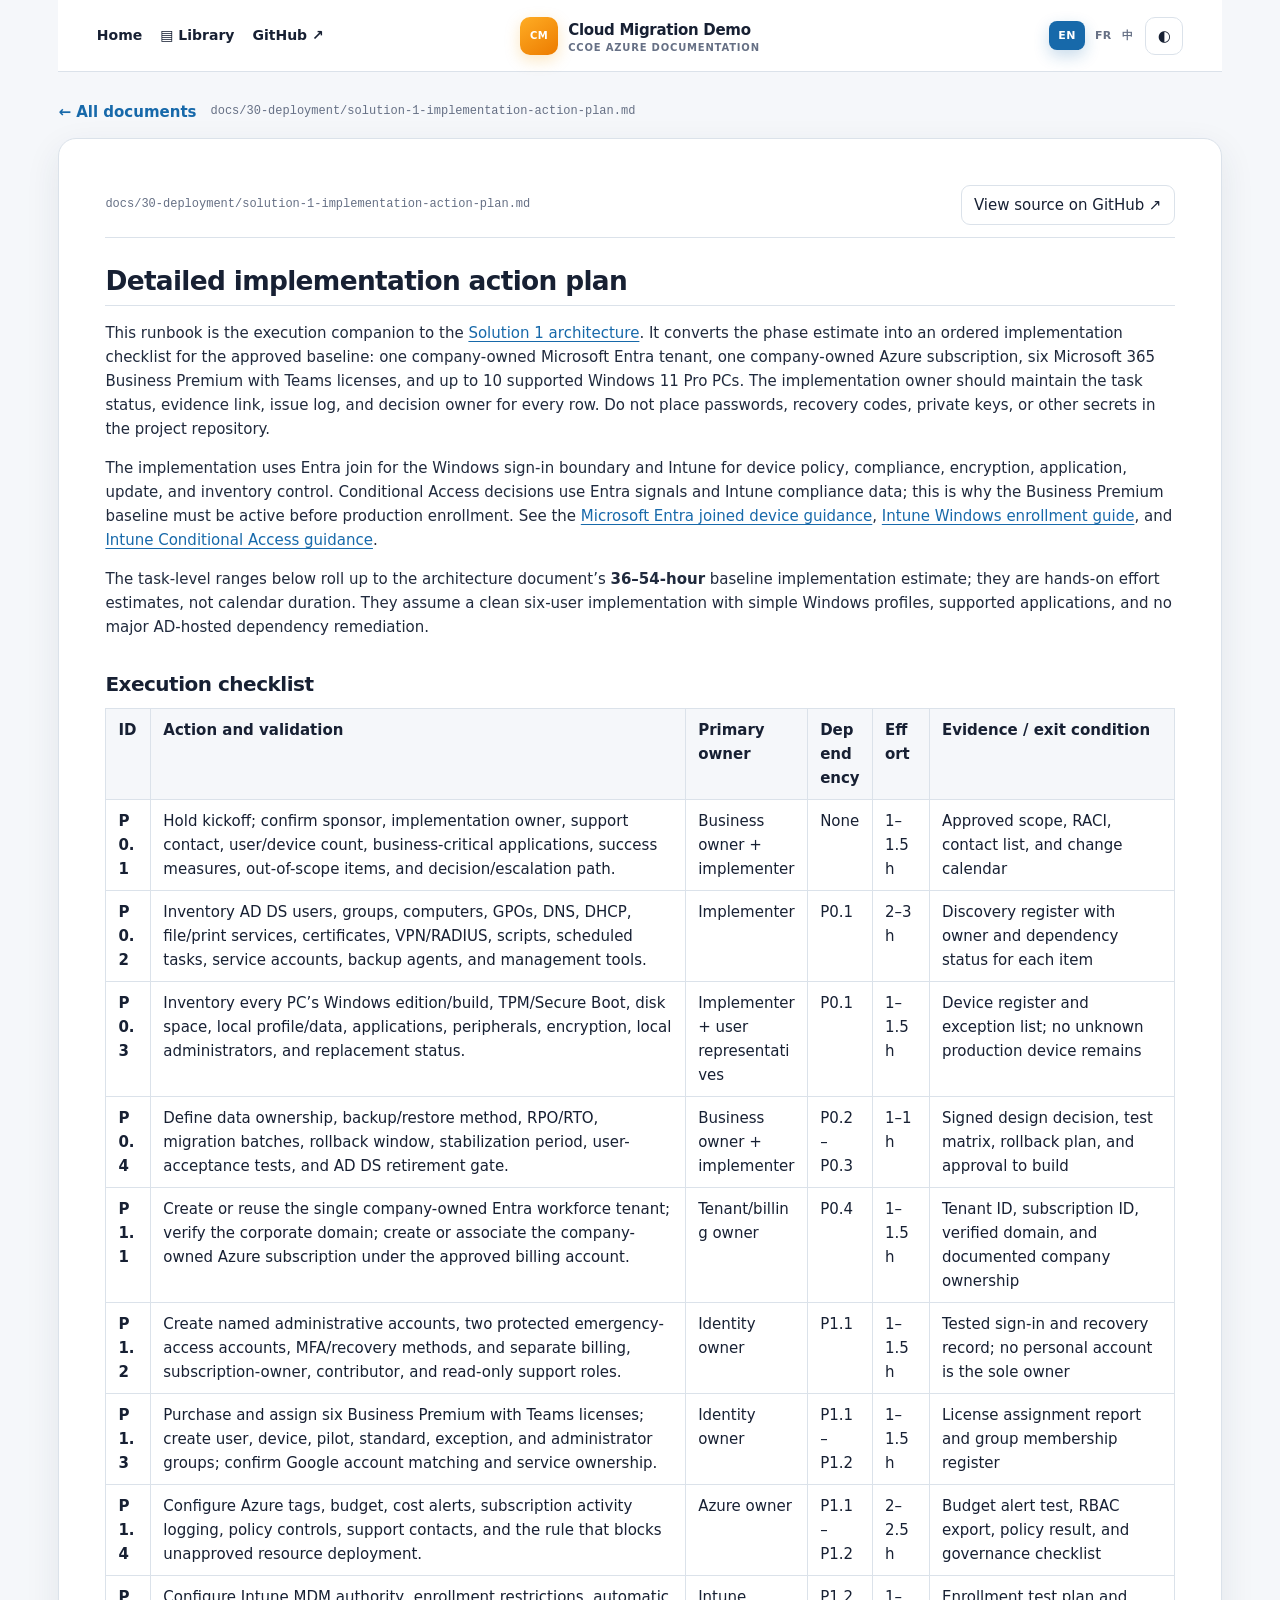
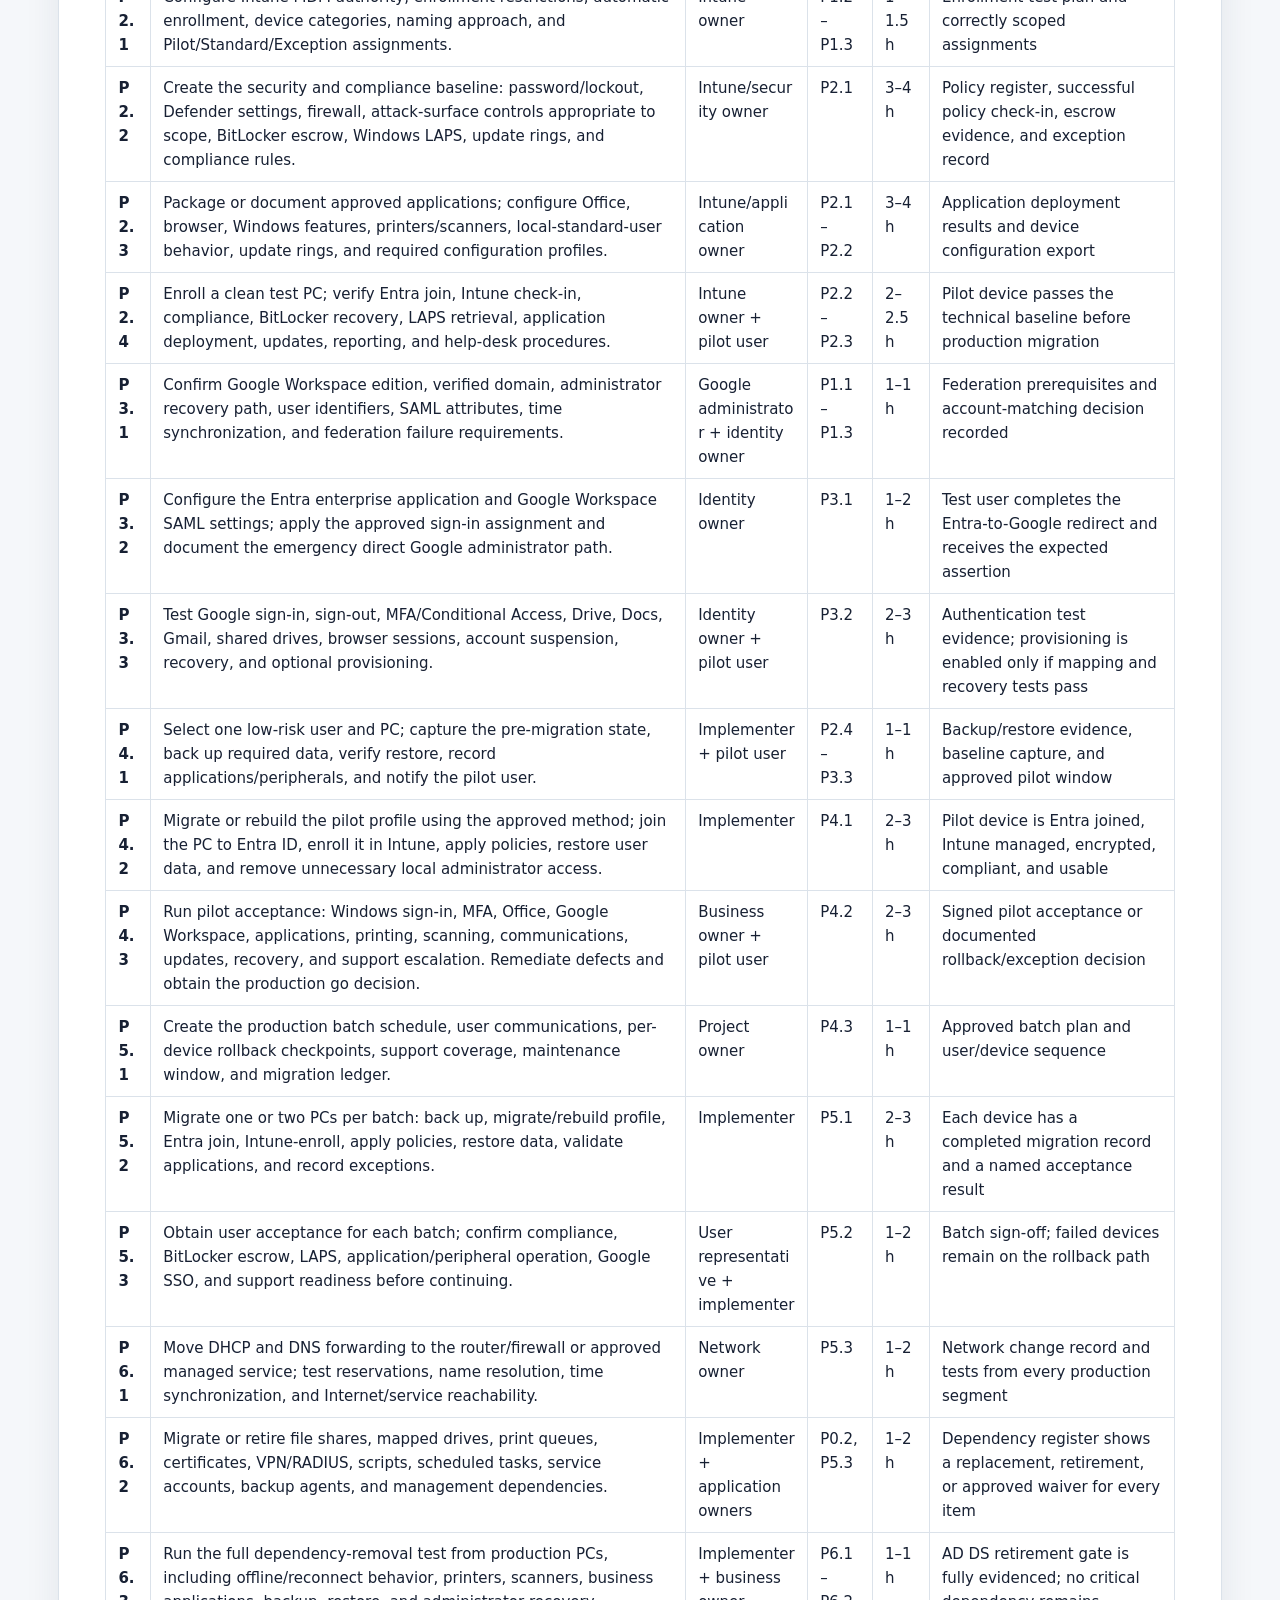
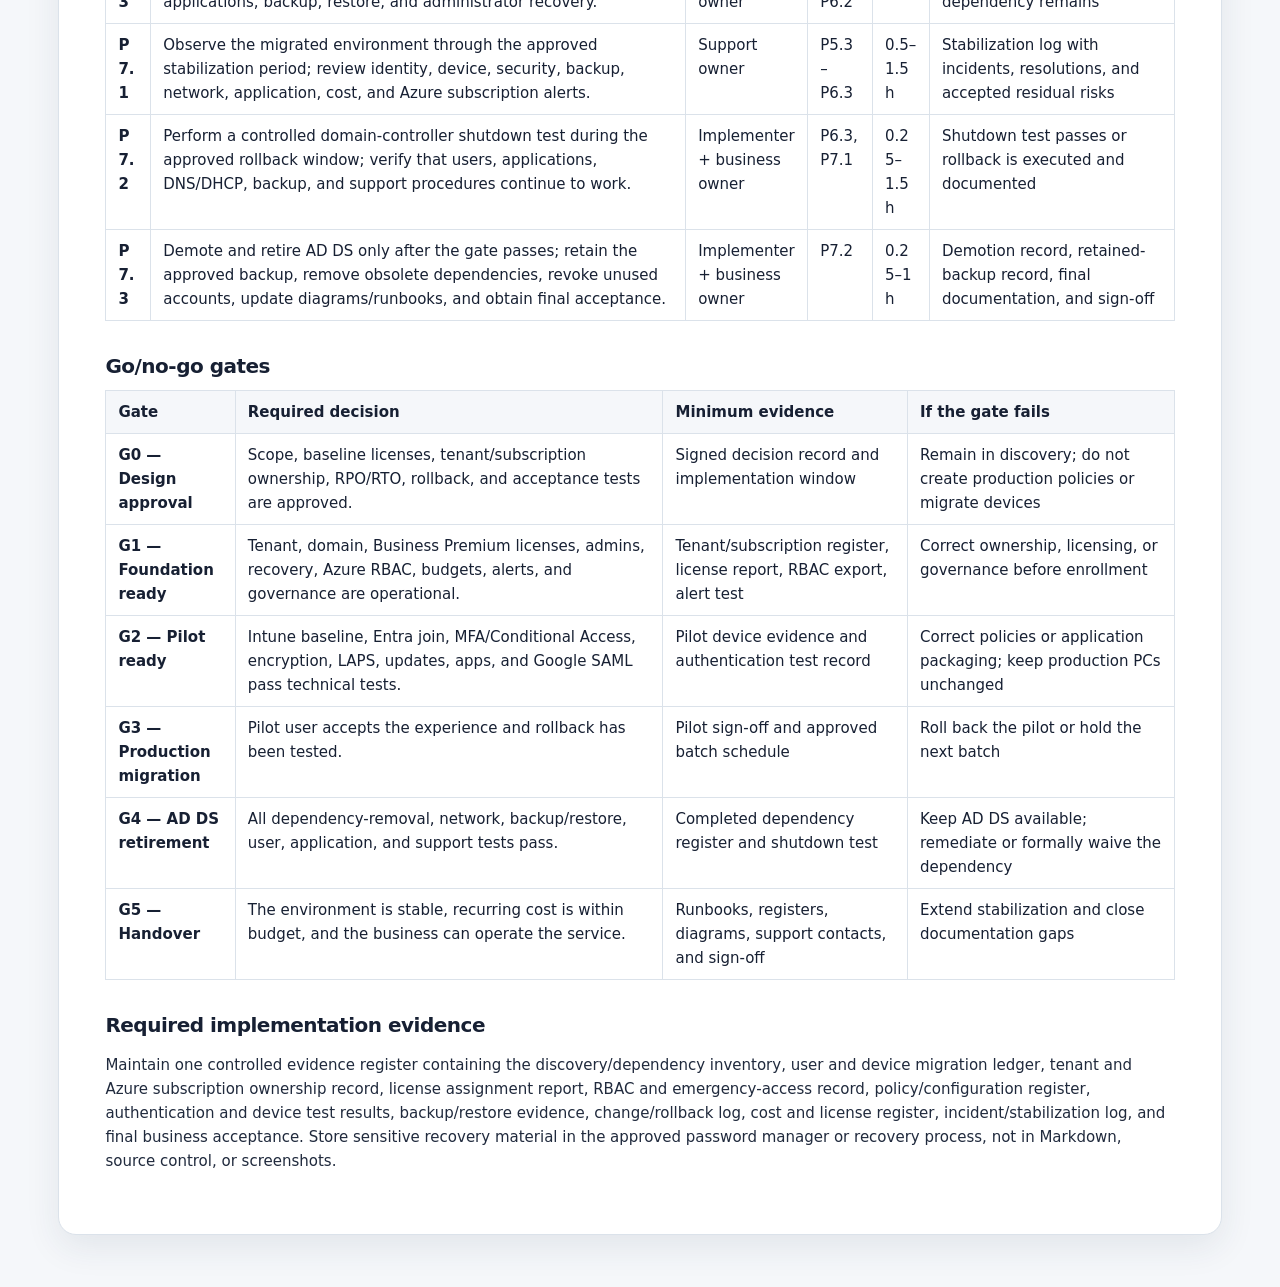
<file: docs/30-deployment/solution-1-implementation-action-plan.html>
<!doctype html>
<html lang="en">
<head>
  <!-- GENERATED_DOCUMENTATION_SITE -->
  <meta charset="utf-8">
  <meta name="viewport" content="width=device-width, initial-scale=1">
  <meta name="description" content="Architecture and requirements guidance for moving a small-business Windows environment from on-premises Active Directory to cloud-native identity, endpoint, and desktop services.">
  <meta name="color-scheme" content="light dark">
  <title>Solution 1 — Microsoft Entra ID + Intune · Cloud Migration Demo</title>
  <link rel="stylesheet" href="../../styles.css?v=639257110262405759">
</head>
<body data-index-path="../../index.html">
  <header class="topbar">
    <nav class="global-nav" aria-label="Primary">
      <a href="https://andyxuan.ca/">Home</a>
      <a href="https://andyxuan.ca/docs/">▤ Library</a>
      <a href="https://github.com/andyxuan2010/cloud-migration-demo" target="_blank" rel="noopener">GitHub ↗</a>
    </nav>
    <a class="brand" href="../../index.html" aria-label="Documentation home">
      <span class="brand-mark" aria-hidden="true">CM</span>
      <span class="brand-text">Cloud Migration Demo <small>CCOE Azure documentation</small></span>
    </a>
    <div class="header-tools">
      <div class="language-switch" aria-label="Language selection">
        <span class="active" aria-current="true">EN</span>
        <span aria-disabled="true">FR</span>
        <span aria-disabled="true">中</span>
      </div>
      <button class="icon-button" id="themeButton" type="button" aria-label="Toggle dark mode" title="Toggle color theme">◐</button>
    </div>
  </header>

  <main class="reader-view">
  <div class="reader-navigation">
    <a class="back-button" href="../../index.html">← All documents</a>
    <span class="reader-path">docs/30-deployment/solution-1-implementation-action-plan.md</span>
  </div>
  <article class="reader">
    <div class="reader-tools">
      <span class="file-label">docs/30-deployment/solution-1-implementation-action-plan.md</span>
      <a class="github-link" href="https://github.com/andyxuan2010/cloud-migration-demo/blob/main/docs/30-deployment/solution-1-implementation-action-plan.md" target="_blank" rel="noopener">View source on GitHub ↗</a>
    </div>
    <div class="markdown-body">
    <h2>Detailed implementation action plan</h2>
<p>This runbook is the execution companion to the <a href="../10-architecture/entra-id-intune-architecture.html">Solution 1 architecture</a>. It converts the phase estimate into an ordered implementation checklist for the approved baseline: one company-owned Microsoft Entra tenant, one company-owned Azure subscription, six Microsoft 365 Business Premium with Teams licenses, and up to 10 supported Windows 11 Pro PCs. The implementation owner should maintain the task status, evidence link, issue log, and decision owner for every row. Do not place passwords, recovery codes, private keys, or other secrets in the project repository.</p>
<p>The implementation uses Entra join for the Windows sign-in boundary and Intune for device policy, compliance, encryption, application, update, and inventory control. Conditional Access decisions use Entra signals and Intune compliance data; this is why the Business Premium baseline must be active before production enrollment. See the <a href="https://learn.microsoft.com/en-us/entra/identity/devices/concept-directory-join">Microsoft Entra joined device guidance</a>, <a href="https://learn.microsoft.com/en-us/intune/device-enrollment/windows/guide">Intune Windows enrollment guide</a>, and <a href="https://learn.microsoft.com/en-us/intune/device-security/conditional-access-integration/overview">Intune Conditional Access guidance</a>.</p>
<p>The task-level ranges below roll up to the architecture document’s <strong>36–54-hour</strong> baseline implementation estimate; they are hands-on effort estimates, not calendar duration. They assume a clean six-user implementation with simple Windows profiles, supported applications, and no major AD-hosted dependency remediation.</p>
<h3>Execution checklist</h3>
<table><thead><tr>
<th>ID</th>
<th>Action and validation</th>
<th>Primary owner</th>
<th>Dependency</th>
<th>Effort</th>
<th>Evidence / exit condition</th>
</tr></thead><tbody>
<tr>
<td><strong>P0.1</strong></td>
<td>Hold kickoff; confirm sponsor, implementation owner, support contact, user/device count, business-critical applications, success measures, out-of-scope items, and decision/escalation path.</td>
<td>Business owner + implementer</td>
<td>None</td>
<td>1–1.5 h</td>
<td>Approved scope, RACI, contact list, and change calendar</td>
</tr>
<tr>
<td><strong>P0.2</strong></td>
<td>Inventory AD DS users, groups, computers, GPOs, DNS, DHCP, file/print services, certificates, VPN/RADIUS, scripts, scheduled tasks, service accounts, backup agents, and management tools.</td>
<td>Implementer</td>
<td>P0.1</td>
<td>2–3 h</td>
<td>Discovery register with owner and dependency status for each item</td>
</tr>
<tr>
<td><strong>P0.3</strong></td>
<td>Inventory every PC’s Windows edition/build, TPM/Secure Boot, disk space, local profile/data, applications, peripherals, encryption, local administrators, and replacement status.</td>
<td>Implementer + user representatives</td>
<td>P0.1</td>
<td>1–1.5 h</td>
<td>Device register and exception list; no unknown production device remains</td>
</tr>
<tr>
<td><strong>P0.4</strong></td>
<td>Define data ownership, backup/restore method, RPO/RTO, migration batches, rollback window, stabilization period, user-acceptance tests, and AD DS retirement gate.</td>
<td>Business owner + implementer</td>
<td>P0.2–P0.3</td>
<td>1–1 h</td>
<td>Signed design decision, test matrix, rollback plan, and approval to build</td>
</tr>
<tr>
<td><strong>P1.1</strong></td>
<td>Create or reuse the single company-owned Entra workforce tenant; verify the corporate domain; create or associate the company-owned Azure subscription under the approved billing account.</td>
<td>Tenant/billing owner</td>
<td>P0.4</td>
<td>1–1.5 h</td>
<td>Tenant ID, subscription ID, verified domain, and documented company ownership</td>
</tr>
<tr>
<td><strong>P1.2</strong></td>
<td>Create named administrative accounts, two protected emergency-access accounts, MFA/recovery methods, and separate billing, subscription-owner, contributor, and read-only support roles.</td>
<td>Identity owner</td>
<td>P1.1</td>
<td>1–1.5 h</td>
<td>Tested sign-in and recovery record; no personal account is the sole owner</td>
</tr>
<tr>
<td><strong>P1.3</strong></td>
<td>Purchase and assign six Business Premium with Teams licenses; create user, device, pilot, standard, exception, and administrator groups; confirm Google account matching and service ownership.</td>
<td>Identity owner</td>
<td>P1.1–P1.2</td>
<td>1–1.5 h</td>
<td>License assignment report and group membership register</td>
</tr>
<tr>
<td><strong>P1.4</strong></td>
<td>Configure Azure tags, budget, cost alerts, subscription activity logging, policy controls, support contacts, and the rule that blocks unapproved resource deployment.</td>
<td>Azure owner</td>
<td>P1.1–P1.2</td>
<td>2–2.5 h</td>
<td>Budget alert test, RBAC export, policy result, and governance checklist</td>
</tr>
<tr>
<td><strong>P2.1</strong></td>
<td>Configure Intune MDM authority, enrollment restrictions, automatic enrollment, device categories, naming approach, and Pilot/Standard/Exception assignments.</td>
<td>Intune owner</td>
<td>P1.2–P1.3</td>
<td>1–1.5 h</td>
<td>Enrollment test plan and correctly scoped assignments</td>
</tr>
<tr>
<td><strong>P2.2</strong></td>
<td>Create the security and compliance baseline: password/lockout, Defender settings, firewall, attack-surface controls appropriate to scope, BitLocker escrow, Windows LAPS, update rings, and compliance rules.</td>
<td>Intune/security owner</td>
<td>P2.1</td>
<td>3–4 h</td>
<td>Policy register, successful policy check-in, escrow evidence, and exception record</td>
</tr>
<tr>
<td><strong>P2.3</strong></td>
<td>Package or document approved applications; configure Office, browser, Windows features, printers/scanners, local-standard-user behavior, update rings, and required configuration profiles.</td>
<td>Intune/application owner</td>
<td>P2.1–P2.2</td>
<td>3–4 h</td>
<td>Application deployment results and device configuration export</td>
</tr>
<tr>
<td><strong>P2.4</strong></td>
<td>Enroll a clean test PC; verify Entra join, Intune check-in, compliance, BitLocker recovery, LAPS retrieval, application deployment, updates, reporting, and help-desk procedures.</td>
<td>Intune owner + pilot user</td>
<td>P2.2–P2.3</td>
<td>2–2.5 h</td>
<td>Pilot device passes the technical baseline before production migration</td>
</tr>
<tr>
<td><strong>P3.1</strong></td>
<td>Confirm Google Workspace edition, verified domain, administrator recovery path, user identifiers, SAML attributes, time synchronization, and federation failure requirements.</td>
<td>Google administrator + identity owner</td>
<td>P1.1–P1.3</td>
<td>1–1 h</td>
<td>Federation prerequisites and account-matching decision recorded</td>
</tr>
<tr>
<td><strong>P3.2</strong></td>
<td>Configure the Entra enterprise application and Google Workspace SAML settings; apply the approved sign-in assignment and document the emergency direct Google administrator path.</td>
<td>Identity owner</td>
<td>P3.1</td>
<td>1–2 h</td>
<td>Test user completes the Entra-to-Google redirect and receives the expected assertion</td>
</tr>
<tr>
<td><strong>P3.3</strong></td>
<td>Test Google sign-in, sign-out, MFA/Conditional Access, Drive, Docs, Gmail, shared drives, browser sessions, account suspension, recovery, and optional provisioning.</td>
<td>Identity owner + pilot user</td>
<td>P3.2</td>
<td>2–3 h</td>
<td>Authentication test evidence; provisioning is enabled only if mapping and recovery tests pass</td>
</tr>
<tr>
<td><strong>P4.1</strong></td>
<td>Select one low-risk user and PC; capture the pre-migration state, back up required data, verify restore, record applications/peripherals, and notify the pilot user.</td>
<td>Implementer + pilot user</td>
<td>P2.4–P3.3</td>
<td>1–1 h</td>
<td>Backup/restore evidence, baseline capture, and approved pilot window</td>
</tr>
<tr>
<td><strong>P4.2</strong></td>
<td>Migrate or rebuild the pilot profile using the approved method; join the PC to Entra ID, enroll it in Intune, apply policies, restore user data, and remove unnecessary local administrator access.</td>
<td>Implementer</td>
<td>P4.1</td>
<td>2–3 h</td>
<td>Pilot device is Entra joined, Intune managed, encrypted, compliant, and usable</td>
</tr>
<tr>
<td><strong>P4.3</strong></td>
<td>Run pilot acceptance: Windows sign-in, MFA, Office, Google Workspace, applications, printing, scanning, communications, updates, recovery, and support escalation. Remediate defects and obtain the production go decision.</td>
<td>Business owner + pilot user</td>
<td>P4.2</td>
<td>2–3 h</td>
<td>Signed pilot acceptance or documented rollback/exception decision</td>
</tr>
<tr>
<td><strong>P5.1</strong></td>
<td>Create the production batch schedule, user communications, per-device rollback checkpoints, support coverage, maintenance window, and migration ledger.</td>
<td>Project owner</td>
<td>P4.3</td>
<td>1–1 h</td>
<td>Approved batch plan and user/device sequence</td>
</tr>
<tr>
<td><strong>P5.2</strong></td>
<td>Migrate one or two PCs per batch: back up, migrate/rebuild profile, Entra join, Intune-enroll, apply policies, restore data, validate applications, and record exceptions.</td>
<td>Implementer</td>
<td>P5.1</td>
<td>2–3 h</td>
<td>Each device has a completed migration record and a named acceptance result</td>
</tr>
<tr>
<td><strong>P5.3</strong></td>
<td>Obtain user acceptance for each batch; confirm compliance, BitLocker escrow, LAPS, application/peripheral operation, Google SSO, and support readiness before continuing.</td>
<td>User representative + implementer</td>
<td>P5.2</td>
<td>1–2 h</td>
<td>Batch sign-off; failed devices remain on the rollback path</td>
</tr>
<tr>
<td><strong>P6.1</strong></td>
<td>Move DHCP and DNS forwarding to the router/firewall or approved managed service; test reservations, name resolution, time synchronization, and Internet/service reachability.</td>
<td>Network owner</td>
<td>P5.3</td>
<td>1–2 h</td>
<td>Network change record and tests from every production segment</td>
</tr>
<tr>
<td><strong>P6.2</strong></td>
<td>Migrate or retire file shares, mapped drives, print queues, certificates, VPN/RADIUS, scripts, scheduled tasks, service accounts, backup agents, and management dependencies.</td>
<td>Implementer + application owners</td>
<td>P0.2, P5.3</td>
<td>1–2 h</td>
<td>Dependency register shows a replacement, retirement, or approved waiver for every item</td>
</tr>
<tr>
<td><strong>P6.3</strong></td>
<td>Run the full dependency-removal test from production PCs, including offline/reconnect behavior, printers, scanners, business applications, backup, restore, and administrator recovery.</td>
<td>Implementer + business owner</td>
<td>P6.1–P6.2</td>
<td>1–1 h</td>
<td>AD DS retirement gate is fully evidenced; no critical dependency remains</td>
</tr>
<tr>
<td><strong>P7.1</strong></td>
<td>Observe the migrated environment through the approved stabilization period; review identity, device, security, backup, network, application, cost, and Azure subscription alerts.</td>
<td>Support owner</td>
<td>P5.3–P6.3</td>
<td>0.5–1.5 h</td>
<td>Stabilization log with incidents, resolutions, and accepted residual risks</td>
</tr>
<tr>
<td><strong>P7.2</strong></td>
<td>Perform a controlled domain-controller shutdown test during the approved rollback window; verify that users, applications, DNS/DHCP, backup, and support procedures continue to work.</td>
<td>Implementer + business owner</td>
<td>P6.3, P7.1</td>
<td>0.25–1.5 h</td>
<td>Shutdown test passes or rollback is executed and documented</td>
</tr>
<tr>
<td><strong>P7.3</strong></td>
<td>Demote and retire AD DS only after the gate passes; retain the approved backup, remove obsolete dependencies, revoke unused accounts, update diagrams/runbooks, and obtain final acceptance.</td>
<td>Implementer + business owner</td>
<td>P7.2</td>
<td>0.25–1 h</td>
<td>Demotion record, retained-backup record, final documentation, and sign-off</td>
</tr>
</tbody></table>
<h3>Go/no-go gates</h3>
<table><thead><tr>
<th>Gate</th>
<th>Required decision</th>
<th>Minimum evidence</th>
<th>If the gate fails</th>
</tr></thead><tbody>
<tr>
<td><strong>G0 — Design approval</strong></td>
<td>Scope, baseline licenses, tenant/subscription ownership, RPO/RTO, rollback, and acceptance tests are approved.</td>
<td>Signed decision record and implementation window</td>
<td>Remain in discovery; do not create production policies or migrate devices</td>
</tr>
<tr>
<td><strong>G1 — Foundation ready</strong></td>
<td>Tenant, domain, Business Premium licenses, admins, recovery, Azure RBAC, budgets, alerts, and governance are operational.</td>
<td>Tenant/subscription register, license report, RBAC export, alert test</td>
<td>Correct ownership, licensing, or governance before enrollment</td>
</tr>
<tr>
<td><strong>G2 — Pilot ready</strong></td>
<td>Intune baseline, Entra join, MFA/Conditional Access, encryption, LAPS, updates, apps, and Google SAML pass technical tests.</td>
<td>Pilot device evidence and authentication test record</td>
<td>Correct policies or application packaging; keep production PCs unchanged</td>
</tr>
<tr>
<td><strong>G3 — Production migration</strong></td>
<td>Pilot user accepts the experience and rollback has been tested.</td>
<td>Pilot sign-off and approved batch schedule</td>
<td>Roll back the pilot or hold the next batch</td>
</tr>
<tr>
<td><strong>G4 — AD DS retirement</strong></td>
<td>All dependency-removal, network, backup/restore, user, application, and support tests pass.</td>
<td>Completed dependency register and shutdown test</td>
<td>Keep AD DS available; remediate or formally waive the dependency</td>
</tr>
<tr>
<td><strong>G5 — Handover</strong></td>
<td>The environment is stable, recurring cost is within budget, and the business can operate the service.</td>
<td>Runbooks, registers, diagrams, support contacts, and sign-off</td>
<td>Extend stabilization and close documentation gaps</td>
</tr>
</tbody></table>
<h3>Required implementation evidence</h3>
<p>Maintain one controlled evidence register containing the discovery/dependency inventory, user and device migration ledger, tenant and Azure subscription ownership record, license assignment report, RBAC and emergency-access record, policy/configuration register, authentication and device test results, backup/restore evidence, change/rollback log, cost and license register, incident/stabilization log, and final business acceptance. Store sensitive recovery material in the approved password manager or recovery process, not in Markdown, source control, or screenshots.</p>

    </div>
  </article>
</main>

  <script src="../../site.js?v=639257110262405759" defer></script>
</body>
</html>
</file>
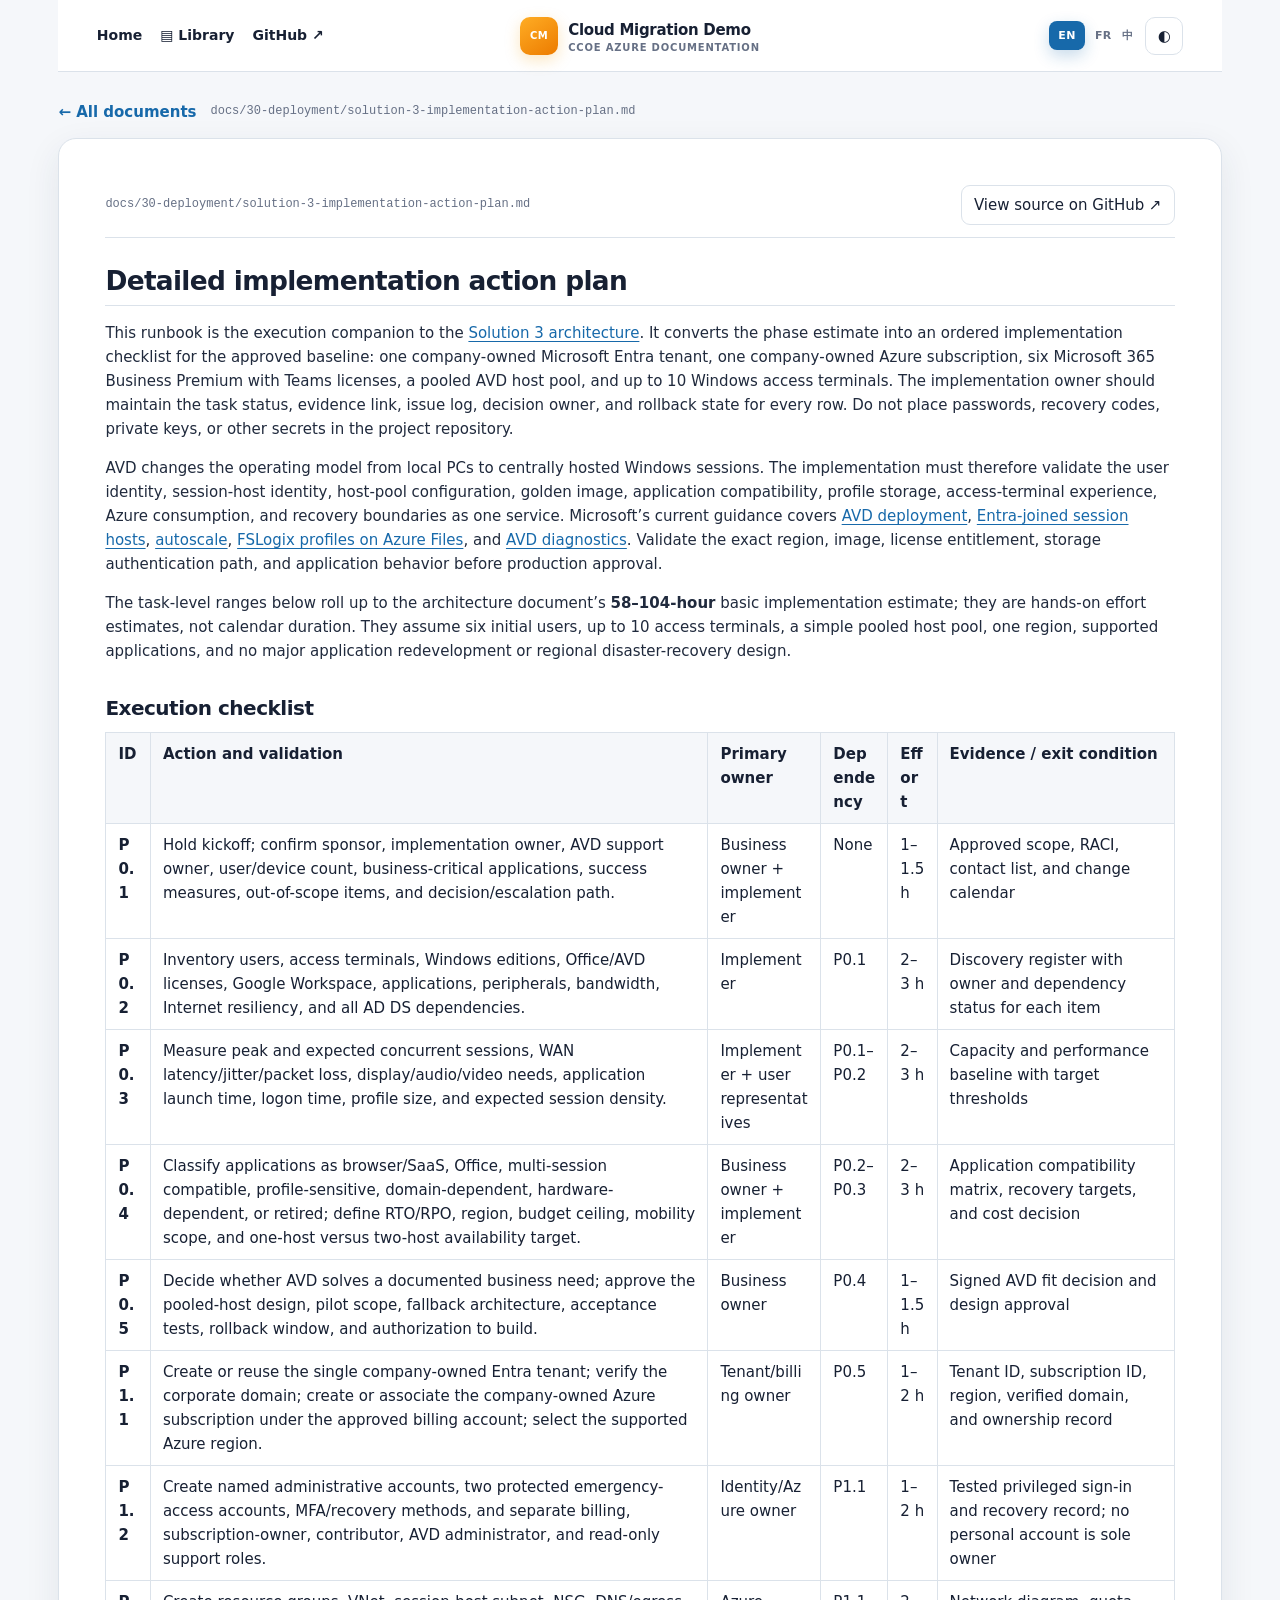
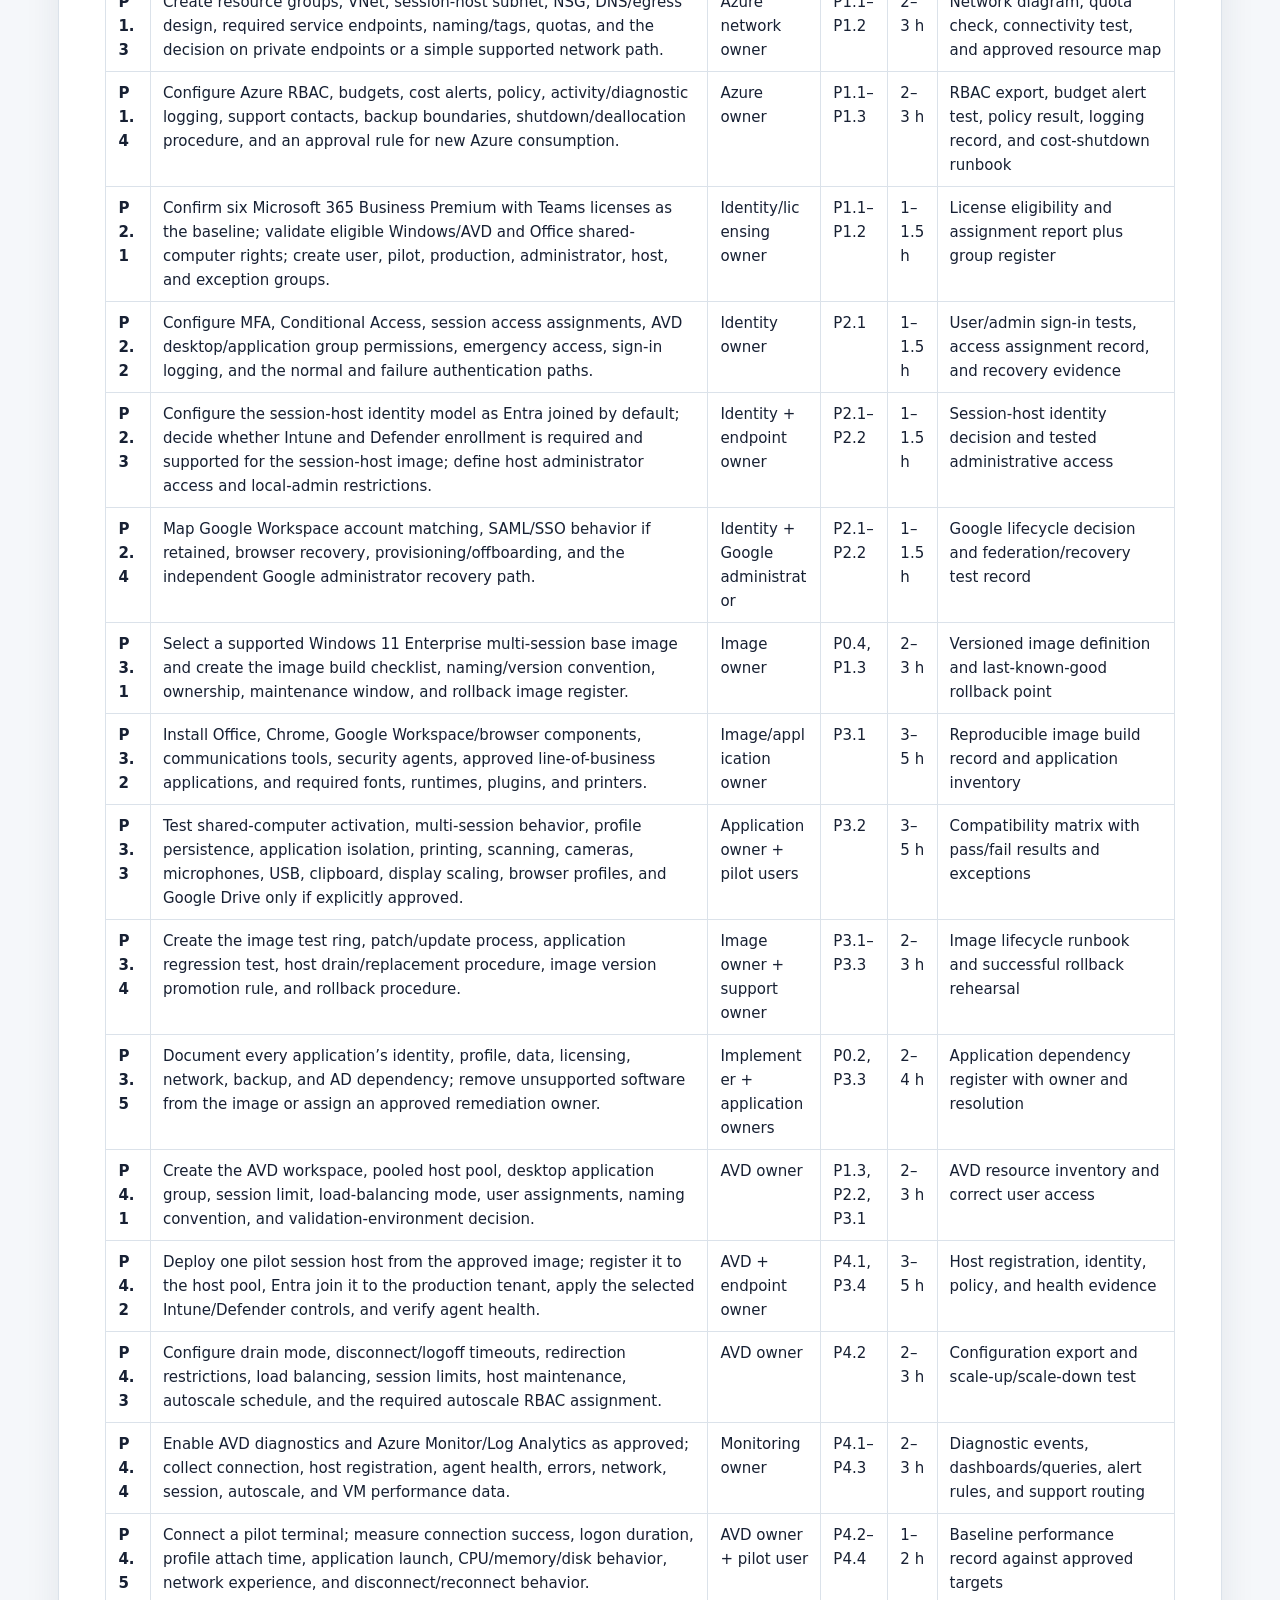
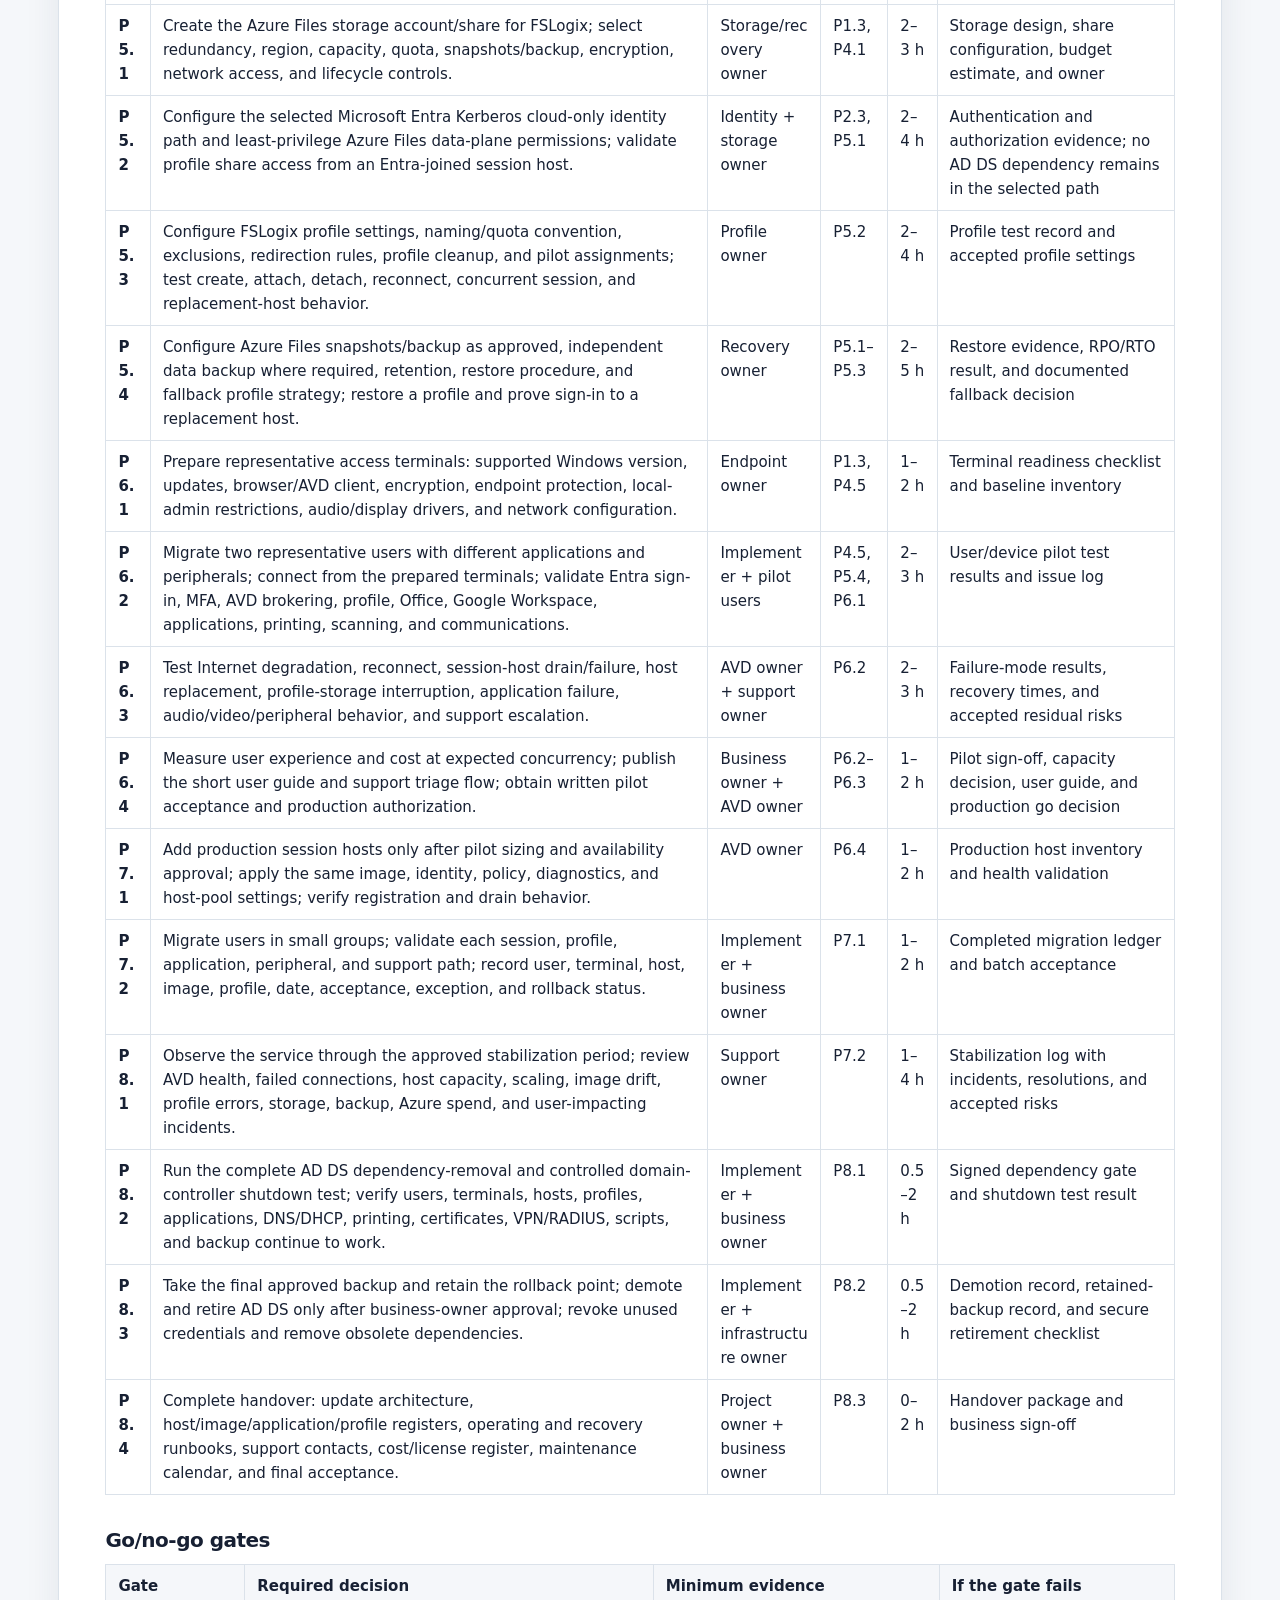
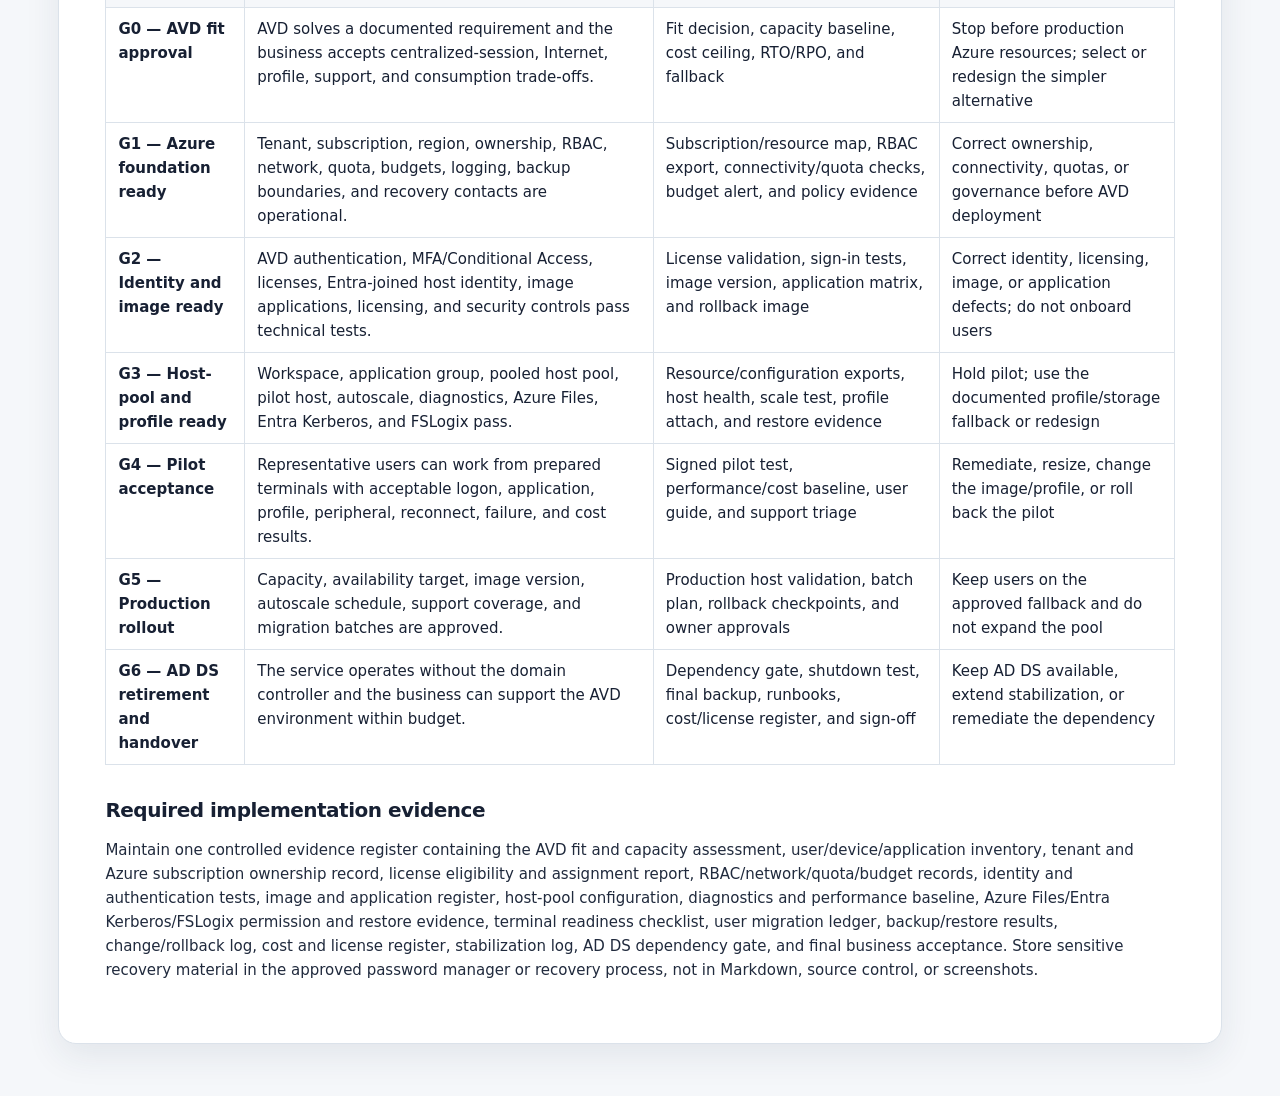
<file: docs/30-deployment/solution-3-implementation-action-plan.html>
<!doctype html>
<html lang="en">
<head>
  <!-- GENERATED_DOCUMENTATION_SITE -->
  <meta charset="utf-8">
  <meta name="viewport" content="width=device-width, initial-scale=1">
  <meta name="description" content="Architecture and requirements guidance for moving a small-business Windows environment from on-premises Active Directory to cloud-native identity, endpoint, and desktop services.">
  <meta name="color-scheme" content="light dark">
  <title>Solution 3 — Azure Virtual Desktop · Cloud Migration Demo</title>
  <link rel="stylesheet" href="../../styles.css?v=639257110262405759">
</head>
<body data-index-path="../../index.html">
  <header class="topbar">
    <nav class="global-nav" aria-label="Primary">
      <a href="https://andyxuan.ca/">Home</a>
      <a href="https://andyxuan.ca/docs/">▤ Library</a>
      <a href="https://github.com/andyxuan2010/cloud-migration-demo" target="_blank" rel="noopener">GitHub ↗</a>
    </nav>
    <a class="brand" href="../../index.html" aria-label="Documentation home">
      <span class="brand-mark" aria-hidden="true">CM</span>
      <span class="brand-text">Cloud Migration Demo <small>CCOE Azure documentation</small></span>
    </a>
    <div class="header-tools">
      <div class="language-switch" aria-label="Language selection">
        <span class="active" aria-current="true">EN</span>
        <span aria-disabled="true">FR</span>
        <span aria-disabled="true">中</span>
      </div>
      <button class="icon-button" id="themeButton" type="button" aria-label="Toggle dark mode" title="Toggle color theme">◐</button>
    </div>
  </header>

  <main class="reader-view">
  <div class="reader-navigation">
    <a class="back-button" href="../../index.html">← All documents</a>
    <span class="reader-path">docs/30-deployment/solution-3-implementation-action-plan.md</span>
  </div>
  <article class="reader">
    <div class="reader-tools">
      <span class="file-label">docs/30-deployment/solution-3-implementation-action-plan.md</span>
      <a class="github-link" href="https://github.com/andyxuan2010/cloud-migration-demo/blob/main/docs/30-deployment/solution-3-implementation-action-plan.md" target="_blank" rel="noopener">View source on GitHub ↗</a>
    </div>
    <div class="markdown-body">
    <h2>Detailed implementation action plan</h2>
<p>This runbook is the execution companion to the <a href="../10-architecture/azure-virtual-desktop-architecture.html">Solution 3 architecture</a>. It converts the phase estimate into an ordered implementation checklist for the approved baseline: one company-owned Microsoft Entra tenant, one company-owned Azure subscription, six Microsoft 365 Business Premium with Teams licenses, a pooled AVD host pool, and up to 10 Windows access terminals. The implementation owner should maintain the task status, evidence link, issue log, decision owner, and rollback state for every row. Do not place passwords, recovery codes, private keys, or other secrets in the project repository.</p>
<p>AVD changes the operating model from local PCs to centrally hosted Windows sessions. The implementation must therefore validate the user identity, session-host identity, host-pool configuration, golden image, application compatibility, profile storage, access-terminal experience, Azure consumption, and recovery boundaries as one service. Microsoft’s current guidance covers <a href="https://learn.microsoft.com/en-us/azure/virtual-desktop/deploy-azure-virtual-desktop">AVD deployment</a>, <a href="https://learn.microsoft.com/en-us/azure/virtual-desktop/azure-ad-joined-session-hosts">Entra-joined session hosts</a>, <a href="https://learn.microsoft.com/en-us/azure/virtual-desktop/autoscale-scaling-plan">autoscale</a>, <a href="https://learn.microsoft.com/en-us/azure/virtual-desktop/store-fslogix-profile">FSLogix profiles on Azure Files</a>, and <a href="https://learn.microsoft.com/en-us/azure/virtual-desktop/diagnostics-log-analytics">AVD diagnostics</a>. Validate the exact region, image, license entitlement, storage authentication path, and application behavior before production approval.</p>
<p>The task-level ranges below roll up to the architecture document’s <strong>58–104-hour</strong> basic implementation estimate; they are hands-on effort estimates, not calendar duration. They assume six initial users, up to 10 access terminals, a simple pooled host pool, one region, supported applications, and no major application redevelopment or regional disaster-recovery design.</p>
<h3>Execution checklist</h3>
<table><thead><tr>
<th>ID</th>
<th>Action and validation</th>
<th>Primary owner</th>
<th>Dependency</th>
<th>Effort</th>
<th>Evidence / exit condition</th>
</tr></thead><tbody>
<tr>
<td><strong>P0.1</strong></td>
<td>Hold kickoff; confirm sponsor, implementation owner, AVD support owner, user/device count, business-critical applications, success measures, out-of-scope items, and decision/escalation path.</td>
<td>Business owner + implementer</td>
<td>None</td>
<td>1–1.5 h</td>
<td>Approved scope, RACI, contact list, and change calendar</td>
</tr>
<tr>
<td><strong>P0.2</strong></td>
<td>Inventory users, access terminals, Windows editions, Office/AVD licenses, Google Workspace, applications, peripherals, bandwidth, Internet resiliency, and all AD DS dependencies.</td>
<td>Implementer</td>
<td>P0.1</td>
<td>2–3 h</td>
<td>Discovery register with owner and dependency status for each item</td>
</tr>
<tr>
<td><strong>P0.3</strong></td>
<td>Measure peak and expected concurrent sessions, WAN latency/jitter/packet loss, display/audio/video needs, application launch time, logon time, profile size, and expected session density.</td>
<td>Implementer + user representatives</td>
<td>P0.1–P0.2</td>
<td>2–3 h</td>
<td>Capacity and performance baseline with target thresholds</td>
</tr>
<tr>
<td><strong>P0.4</strong></td>
<td>Classify applications as browser/SaaS, Office, multi-session compatible, profile-sensitive, domain-dependent, hardware-dependent, or retired; define RTO/RPO, region, budget ceiling, mobility scope, and one-host versus two-host availability target.</td>
<td>Business owner + implementer</td>
<td>P0.2–P0.3</td>
<td>2–3 h</td>
<td>Application compatibility matrix, recovery targets, and cost decision</td>
</tr>
<tr>
<td><strong>P0.5</strong></td>
<td>Decide whether AVD solves a documented business need; approve the pooled-host design, pilot scope, fallback architecture, acceptance tests, rollback window, and authorization to build.</td>
<td>Business owner</td>
<td>P0.4</td>
<td>1–1.5 h</td>
<td>Signed AVD fit decision and design approval</td>
</tr>
<tr>
<td><strong>P1.1</strong></td>
<td>Create or reuse the single company-owned Entra tenant; verify the corporate domain; create or associate the company-owned Azure subscription under the approved billing account; select the supported Azure region.</td>
<td>Tenant/billing owner</td>
<td>P0.5</td>
<td>1–2 h</td>
<td>Tenant ID, subscription ID, region, verified domain, and ownership record</td>
</tr>
<tr>
<td><strong>P1.2</strong></td>
<td>Create named administrative accounts, two protected emergency-access accounts, MFA/recovery methods, and separate billing, subscription-owner, contributor, AVD administrator, and read-only support roles.</td>
<td>Identity/Azure owner</td>
<td>P1.1</td>
<td>1–2 h</td>
<td>Tested privileged sign-in and recovery record; no personal account is sole owner</td>
</tr>
<tr>
<td><strong>P1.3</strong></td>
<td>Create resource groups, VNet, session-host subnet, NSG, DNS/egress design, required service endpoints, naming/tags, quotas, and the decision on private endpoints or a simple supported network path.</td>
<td>Azure network owner</td>
<td>P1.1–P1.2</td>
<td>2–3 h</td>
<td>Network diagram, quota check, connectivity test, and approved resource map</td>
</tr>
<tr>
<td><strong>P1.4</strong></td>
<td>Configure Azure RBAC, budgets, cost alerts, policy, activity/diagnostic logging, support contacts, backup boundaries, shutdown/deallocation procedure, and an approval rule for new Azure consumption.</td>
<td>Azure owner</td>
<td>P1.1–P1.3</td>
<td>2–3 h</td>
<td>RBAC export, budget alert test, policy result, logging record, and cost-shutdown runbook</td>
</tr>
<tr>
<td><strong>P2.1</strong></td>
<td>Confirm six Microsoft 365 Business Premium with Teams licenses as the baseline; validate eligible Windows/AVD and Office shared-computer rights; create user, pilot, production, administrator, host, and exception groups.</td>
<td>Identity/licensing owner</td>
<td>P1.1–P1.2</td>
<td>1–1.5 h</td>
<td>License eligibility and assignment report plus group register</td>
</tr>
<tr>
<td><strong>P2.2</strong></td>
<td>Configure MFA, Conditional Access, session access assignments, AVD desktop/application group permissions, emergency access, sign-in logging, and the normal and failure authentication paths.</td>
<td>Identity owner</td>
<td>P2.1</td>
<td>1–1.5 h</td>
<td>User/admin sign-in tests, access assignment record, and recovery evidence</td>
</tr>
<tr>
<td><strong>P2.3</strong></td>
<td>Configure the session-host identity model as Entra joined by default; decide whether Intune and Defender enrollment is required and supported for the session-host image; define host administrator access and local-admin restrictions.</td>
<td>Identity + endpoint owner</td>
<td>P2.1–P2.2</td>
<td>1–1.5 h</td>
<td>Session-host identity decision and tested administrative access</td>
</tr>
<tr>
<td><strong>P2.4</strong></td>
<td>Map Google Workspace account matching, SAML/SSO behavior if retained, browser recovery, provisioning/offboarding, and the independent Google administrator recovery path.</td>
<td>Identity + Google administrator</td>
<td>P2.1–P2.2</td>
<td>1–1.5 h</td>
<td>Google lifecycle decision and federation/recovery test record</td>
</tr>
<tr>
<td><strong>P3.1</strong></td>
<td>Select a supported Windows 11 Enterprise multi-session base image and create the image build checklist, naming/version convention, ownership, maintenance window, and rollback image register.</td>
<td>Image owner</td>
<td>P0.4, P1.3</td>
<td>2–3 h</td>
<td>Versioned image definition and last-known-good rollback point</td>
</tr>
<tr>
<td><strong>P3.2</strong></td>
<td>Install Office, Chrome, Google Workspace/browser components, communications tools, security agents, approved line-of-business applications, and required fonts, runtimes, plugins, and printers.</td>
<td>Image/application owner</td>
<td>P3.1</td>
<td>3–5 h</td>
<td>Reproducible image build record and application inventory</td>
</tr>
<tr>
<td><strong>P3.3</strong></td>
<td>Test shared-computer activation, multi-session behavior, profile persistence, application isolation, printing, scanning, cameras, microphones, USB, clipboard, display scaling, browser profiles, and Google Drive only if explicitly approved.</td>
<td>Application owner + pilot users</td>
<td>P3.2</td>
<td>3–5 h</td>
<td>Compatibility matrix with pass/fail results and exceptions</td>
</tr>
<tr>
<td><strong>P3.4</strong></td>
<td>Create the image test ring, patch/update process, application regression test, host drain/replacement procedure, image version promotion rule, and rollback procedure.</td>
<td>Image owner + support owner</td>
<td>P3.1–P3.3</td>
<td>2–3 h</td>
<td>Image lifecycle runbook and successful rollback rehearsal</td>
</tr>
<tr>
<td><strong>P3.5</strong></td>
<td>Document every application’s identity, profile, data, licensing, network, backup, and AD dependency; remove unsupported software from the image or assign an approved remediation owner.</td>
<td>Implementer + application owners</td>
<td>P0.2, P3.3</td>
<td>2–4 h</td>
<td>Application dependency register with owner and resolution</td>
</tr>
<tr>
<td><strong>P4.1</strong></td>
<td>Create the AVD workspace, pooled host pool, desktop application group, session limit, load-balancing mode, user assignments, naming convention, and validation-environment decision.</td>
<td>AVD owner</td>
<td>P1.3, P2.2, P3.1</td>
<td>2–3 h</td>
<td>AVD resource inventory and correct user access</td>
</tr>
<tr>
<td><strong>P4.2</strong></td>
<td>Deploy one pilot session host from the approved image; register it to the host pool, Entra join it to the production tenant, apply the selected Intune/Defender controls, and verify agent health.</td>
<td>AVD + endpoint owner</td>
<td>P4.1, P3.4</td>
<td>3–5 h</td>
<td>Host registration, identity, policy, and health evidence</td>
</tr>
<tr>
<td><strong>P4.3</strong></td>
<td>Configure drain mode, disconnect/logoff timeouts, redirection restrictions, load balancing, session limits, host maintenance, autoscale schedule, and the required autoscale RBAC assignment.</td>
<td>AVD owner</td>
<td>P4.2</td>
<td>2–3 h</td>
<td>Configuration export and scale-up/scale-down test</td>
</tr>
<tr>
<td><strong>P4.4</strong></td>
<td>Enable AVD diagnostics and Azure Monitor/Log Analytics as approved; collect connection, host registration, agent health, errors, network, session, autoscale, and VM performance data.</td>
<td>Monitoring owner</td>
<td>P4.1–P4.3</td>
<td>2–3 h</td>
<td>Diagnostic events, dashboards/queries, alert rules, and support routing</td>
</tr>
<tr>
<td><strong>P4.5</strong></td>
<td>Connect a pilot terminal; measure connection success, logon duration, profile attach time, application launch, CPU/memory/disk behavior, network experience, and disconnect/reconnect behavior.</td>
<td>AVD owner + pilot user</td>
<td>P4.2–P4.4</td>
<td>1–2 h</td>
<td>Baseline performance record against approved targets</td>
</tr>
<tr>
<td><strong>P5.1</strong></td>
<td>Create the Azure Files storage account/share for FSLogix; select redundancy, region, capacity, quota, snapshots/backup, encryption, network access, and lifecycle controls.</td>
<td>Storage/recovery owner</td>
<td>P1.3, P4.1</td>
<td>2–3 h</td>
<td>Storage design, share configuration, budget estimate, and owner</td>
</tr>
<tr>
<td><strong>P5.2</strong></td>
<td>Configure the selected Microsoft Entra Kerberos cloud-only identity path and least-privilege Azure Files data-plane permissions; validate profile share access from an Entra-joined session host.</td>
<td>Identity + storage owner</td>
<td>P2.3, P5.1</td>
<td>2–4 h</td>
<td>Authentication and authorization evidence; no AD DS dependency remains in the selected path</td>
</tr>
<tr>
<td><strong>P5.3</strong></td>
<td>Configure FSLogix profile settings, naming/quota convention, exclusions, redirection rules, profile cleanup, and pilot assignments; test create, attach, detach, reconnect, concurrent session, and replacement-host behavior.</td>
<td>Profile owner</td>
<td>P5.2</td>
<td>2–4 h</td>
<td>Profile test record and accepted profile settings</td>
</tr>
<tr>
<td><strong>P5.4</strong></td>
<td>Configure Azure Files snapshots/backup as approved, independent data backup where required, retention, restore procedure, and fallback profile strategy; restore a profile and prove sign-in to a replacement host.</td>
<td>Recovery owner</td>
<td>P5.1–P5.3</td>
<td>2–5 h</td>
<td>Restore evidence, RPO/RTO result, and documented fallback decision</td>
</tr>
<tr>
<td><strong>P6.1</strong></td>
<td>Prepare representative access terminals: supported Windows version, updates, browser/AVD client, encryption, endpoint protection, local-admin restrictions, audio/display drivers, and network configuration.</td>
<td>Endpoint owner</td>
<td>P1.3, P4.5</td>
<td>1–2 h</td>
<td>Terminal readiness checklist and baseline inventory</td>
</tr>
<tr>
<td><strong>P6.2</strong></td>
<td>Migrate two representative users with different applications and peripherals; connect from the prepared terminals; validate Entra sign-in, MFA, AVD brokering, profile, Office, Google Workspace, applications, printing, scanning, and communications.</td>
<td>Implementer + pilot users</td>
<td>P4.5, P5.4, P6.1</td>
<td>2–3 h</td>
<td>User/device pilot test results and issue log</td>
</tr>
<tr>
<td><strong>P6.3</strong></td>
<td>Test Internet degradation, reconnect, session-host drain/failure, host replacement, profile-storage interruption, application failure, audio/video/peripheral behavior, and support escalation.</td>
<td>AVD owner + support owner</td>
<td>P6.2</td>
<td>2–3 h</td>
<td>Failure-mode results, recovery times, and accepted residual risks</td>
</tr>
<tr>
<td><strong>P6.4</strong></td>
<td>Measure user experience and cost at expected concurrency; publish the short user guide and support triage flow; obtain written pilot acceptance and production authorization.</td>
<td>Business owner + AVD owner</td>
<td>P6.2–P6.3</td>
<td>1–2 h</td>
<td>Pilot sign-off, capacity decision, user guide, and production go decision</td>
</tr>
<tr>
<td><strong>P7.1</strong></td>
<td>Add production session hosts only after pilot sizing and availability approval; apply the same image, identity, policy, diagnostics, and host-pool settings; verify registration and drain behavior.</td>
<td>AVD owner</td>
<td>P6.4</td>
<td>1–2 h</td>
<td>Production host inventory and health validation</td>
</tr>
<tr>
<td><strong>P7.2</strong></td>
<td>Migrate users in small groups; validate each session, profile, application, peripheral, and support path; record user, terminal, host, image, profile, date, acceptance, exception, and rollback status.</td>
<td>Implementer + business owner</td>
<td>P7.1</td>
<td>1–2 h</td>
<td>Completed migration ledger and batch acceptance</td>
</tr>
<tr>
<td><strong>P8.1</strong></td>
<td>Observe the service through the approved stabilization period; review AVD health, failed connections, host capacity, scaling, image drift, profile errors, storage, backup, Azure spend, and user-impacting incidents.</td>
<td>Support owner</td>
<td>P7.2</td>
<td>1–4 h</td>
<td>Stabilization log with incidents, resolutions, and accepted risks</td>
</tr>
<tr>
<td><strong>P8.2</strong></td>
<td>Run the complete AD DS dependency-removal and controlled domain-controller shutdown test; verify users, terminals, hosts, profiles, applications, DNS/DHCP, printing, certificates, VPN/RADIUS, scripts, and backup continue to work.</td>
<td>Implementer + business owner</td>
<td>P8.1</td>
<td>0.5–2 h</td>
<td>Signed dependency gate and shutdown test result</td>
</tr>
<tr>
<td><strong>P8.3</strong></td>
<td>Take the final approved backup and retain the rollback point; demote and retire AD DS only after business-owner approval; revoke unused credentials and remove obsolete dependencies.</td>
<td>Implementer + infrastructure owner</td>
<td>P8.2</td>
<td>0.5–2 h</td>
<td>Demotion record, retained-backup record, and secure retirement checklist</td>
</tr>
<tr>
<td><strong>P8.4</strong></td>
<td>Complete handover: update architecture, host/image/application/profile registers, operating and recovery runbooks, support contacts, cost/license register, maintenance calendar, and final acceptance.</td>
<td>Project owner + business owner</td>
<td>P8.3</td>
<td>0–2 h</td>
<td>Handover package and business sign-off</td>
</tr>
</tbody></table>
<h3>Go/no-go gates</h3>
<table><thead><tr>
<th>Gate</th>
<th>Required decision</th>
<th>Minimum evidence</th>
<th>If the gate fails</th>
</tr></thead><tbody>
<tr>
<td><strong>G0 — AVD fit approval</strong></td>
<td>AVD solves a documented requirement and the business accepts centralized-session, Internet, profile, support, and consumption trade-offs.</td>
<td>Fit decision, capacity baseline, cost ceiling, RTO/RPO, and fallback</td>
<td>Stop before production Azure resources; select or redesign the simpler alternative</td>
</tr>
<tr>
<td><strong>G1 — Azure foundation ready</strong></td>
<td>Tenant, subscription, region, ownership, RBAC, network, quota, budgets, logging, backup boundaries, and recovery contacts are operational.</td>
<td>Subscription/resource map, RBAC export, connectivity/quota checks, budget alert, and policy evidence</td>
<td>Correct ownership, connectivity, quotas, or governance before AVD deployment</td>
</tr>
<tr>
<td><strong>G2 — Identity and image ready</strong></td>
<td>AVD authentication, MFA/Conditional Access, licenses, Entra-joined host identity, image applications, licensing, and security controls pass technical tests.</td>
<td>License validation, sign-in tests, image version, application matrix, and rollback image</td>
<td>Correct identity, licensing, image, or application defects; do not onboard users</td>
</tr>
<tr>
<td><strong>G3 — Host-pool and profile ready</strong></td>
<td>Workspace, application group, pooled host pool, pilot host, autoscale, diagnostics, Azure Files, Entra Kerberos, and FSLogix pass.</td>
<td>Resource/configuration exports, host health, scale test, profile attach, and restore evidence</td>
<td>Hold pilot; use the documented profile/storage fallback or redesign</td>
</tr>
<tr>
<td><strong>G4 — Pilot acceptance</strong></td>
<td>Representative users can work from prepared terminals with acceptable logon, application, profile, peripheral, reconnect, failure, and cost results.</td>
<td>Signed pilot test, performance/cost baseline, user guide, and support triage</td>
<td>Remediate, resize, change the image/profile, or roll back the pilot</td>
</tr>
<tr>
<td><strong>G5 — Production rollout</strong></td>
<td>Capacity, availability target, image version, autoscale schedule, support coverage, and migration batches are approved.</td>
<td>Production host validation, batch plan, rollback checkpoints, and owner approvals</td>
<td>Keep users on the approved fallback and do not expand the pool</td>
</tr>
<tr>
<td><strong>G6 — AD DS retirement and handover</strong></td>
<td>The service operates without the domain controller and the business can support the AVD environment within budget.</td>
<td>Dependency gate, shutdown test, final backup, runbooks, cost/license register, and sign-off</td>
<td>Keep AD DS available, extend stabilization, or remediate the dependency</td>
</tr>
</tbody></table>
<h3>Required implementation evidence</h3>
<p>Maintain one controlled evidence register containing the AVD fit and capacity assessment, user/device/application inventory, tenant and Azure subscription ownership record, license eligibility and assignment report, RBAC/network/quota/budget records, identity and authentication tests, image and application register, host-pool configuration, diagnostics and performance baseline, Azure Files/Entra Kerberos/FSLogix permission and restore evidence, terminal readiness checklist, user migration ledger, backup/restore results, change/rollback log, cost and license register, stabilization log, AD DS dependency gate, and final business acceptance. Store sensitive recovery material in the approved password manager or recovery process, not in Markdown, source control, or screenshots.</p>

    </div>
  </article>
</main>

  <script src="../../site.js?v=639257110262405759" defer></script>
</body>
</html>
</file>
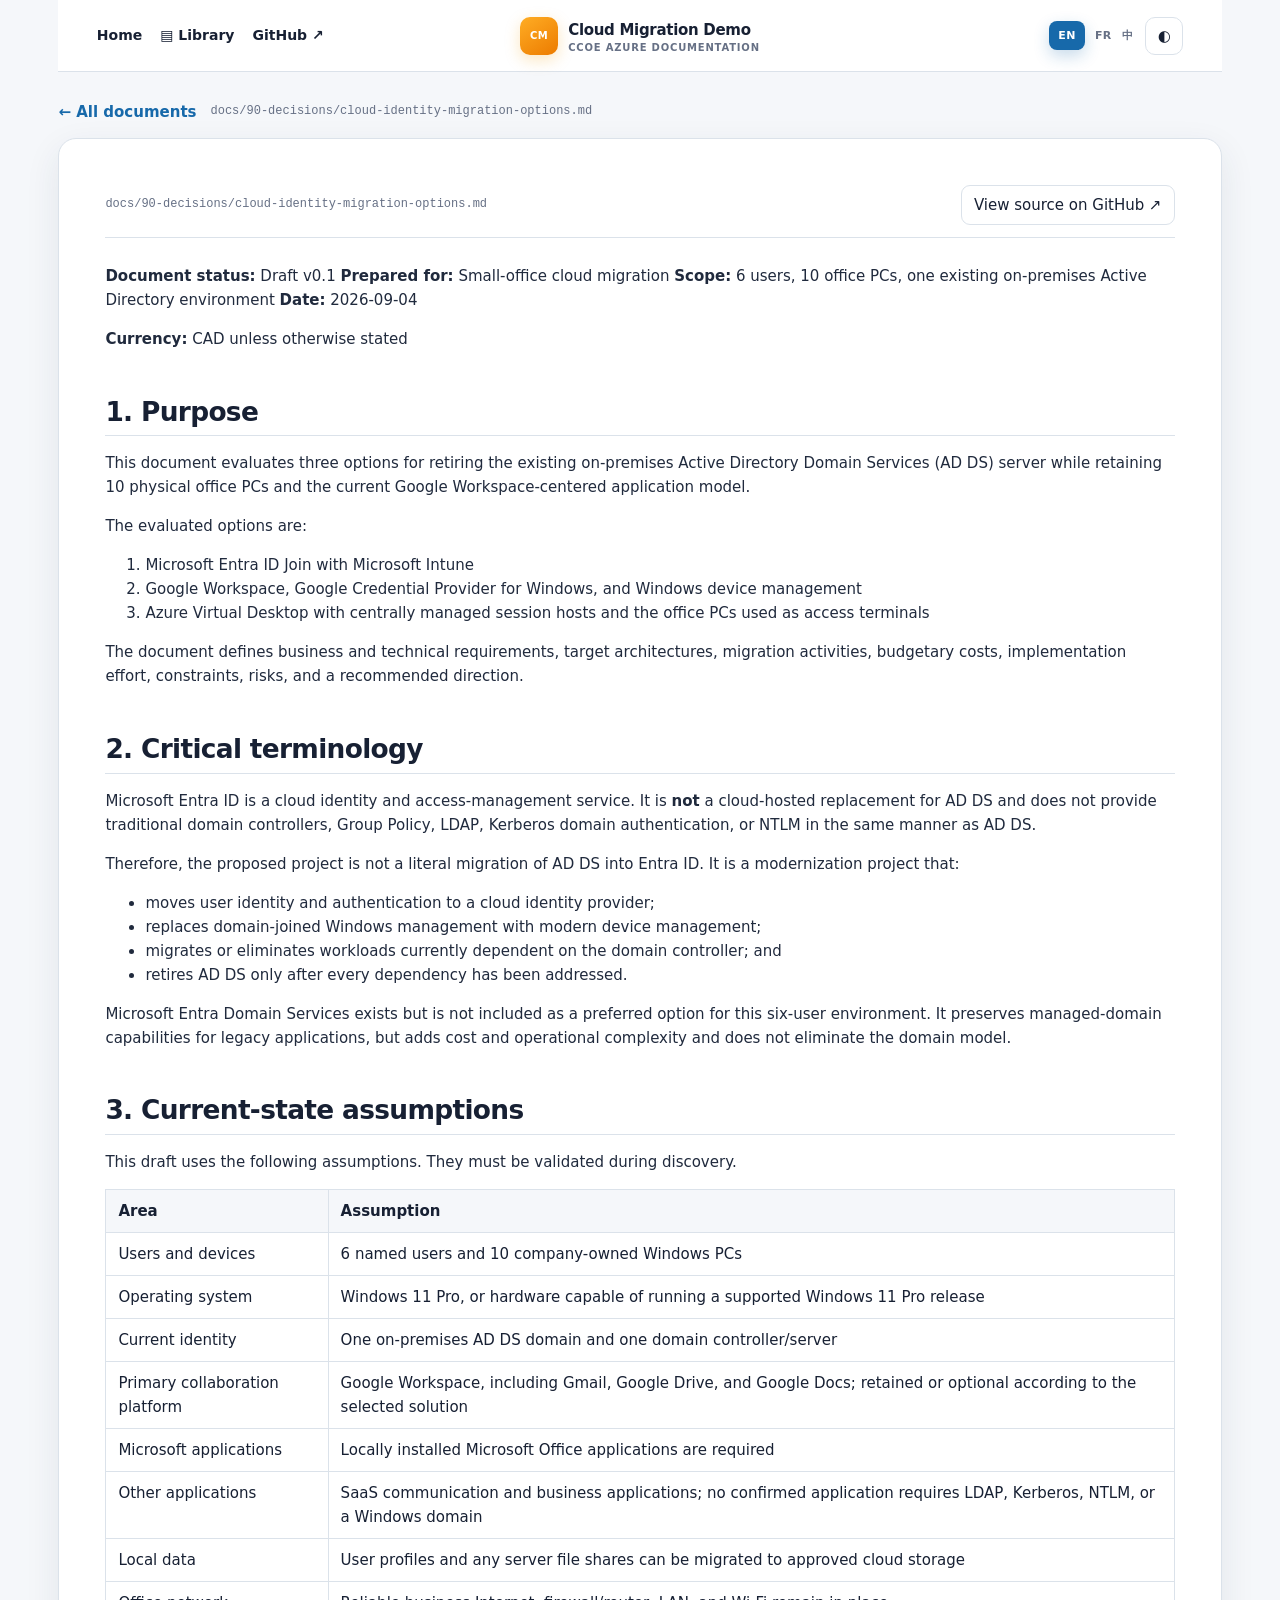
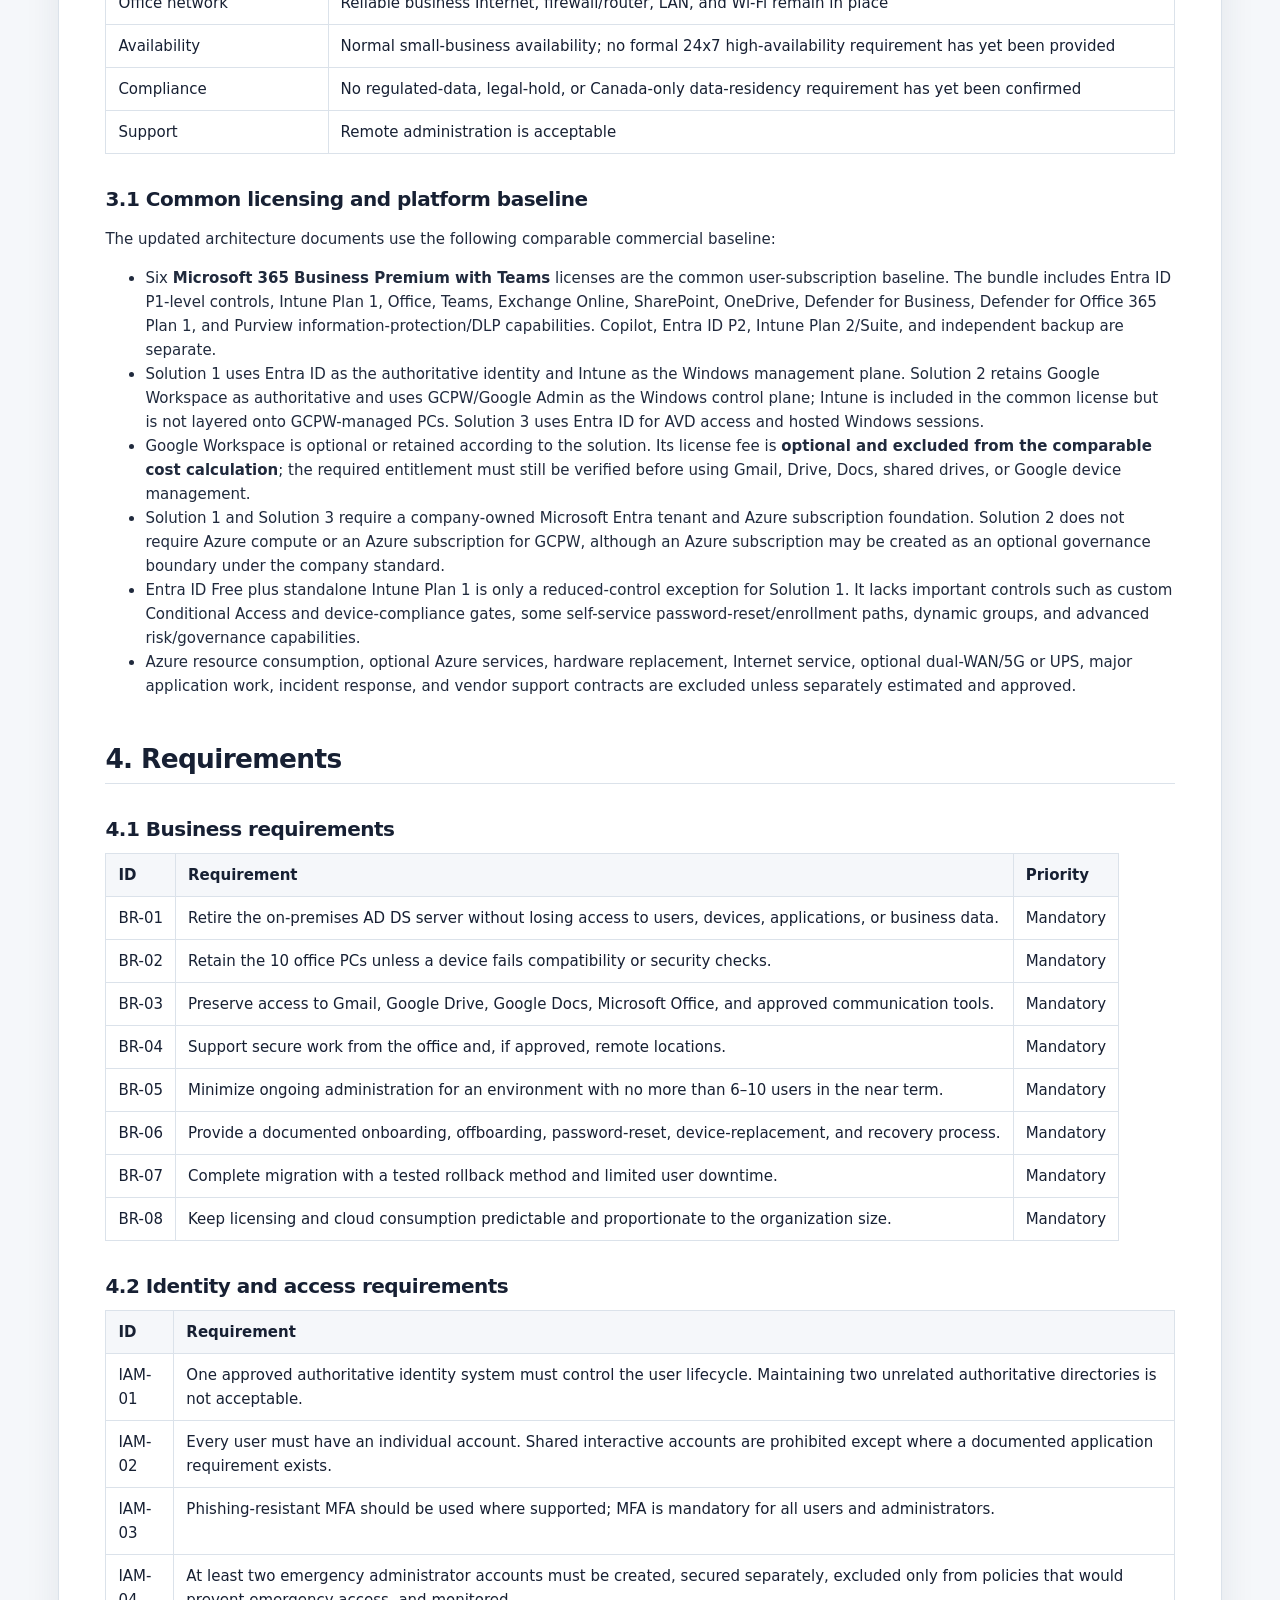
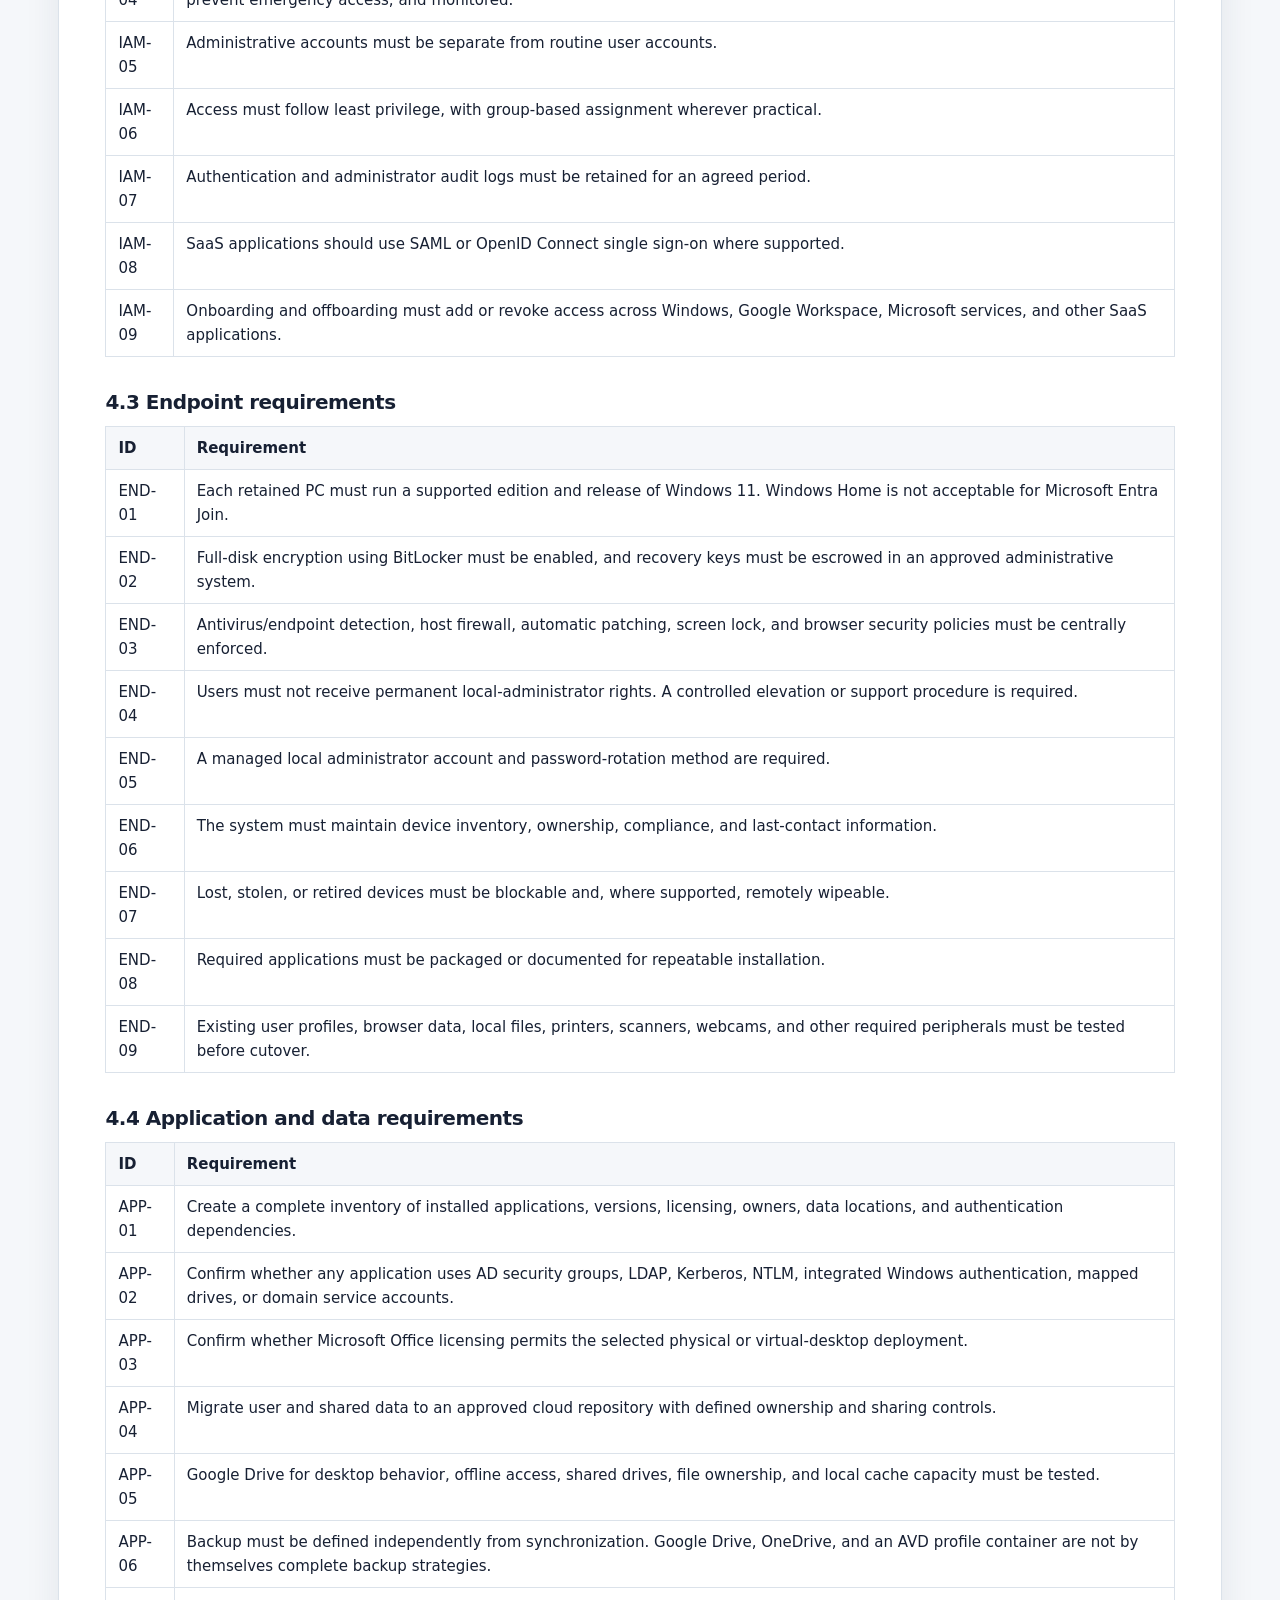
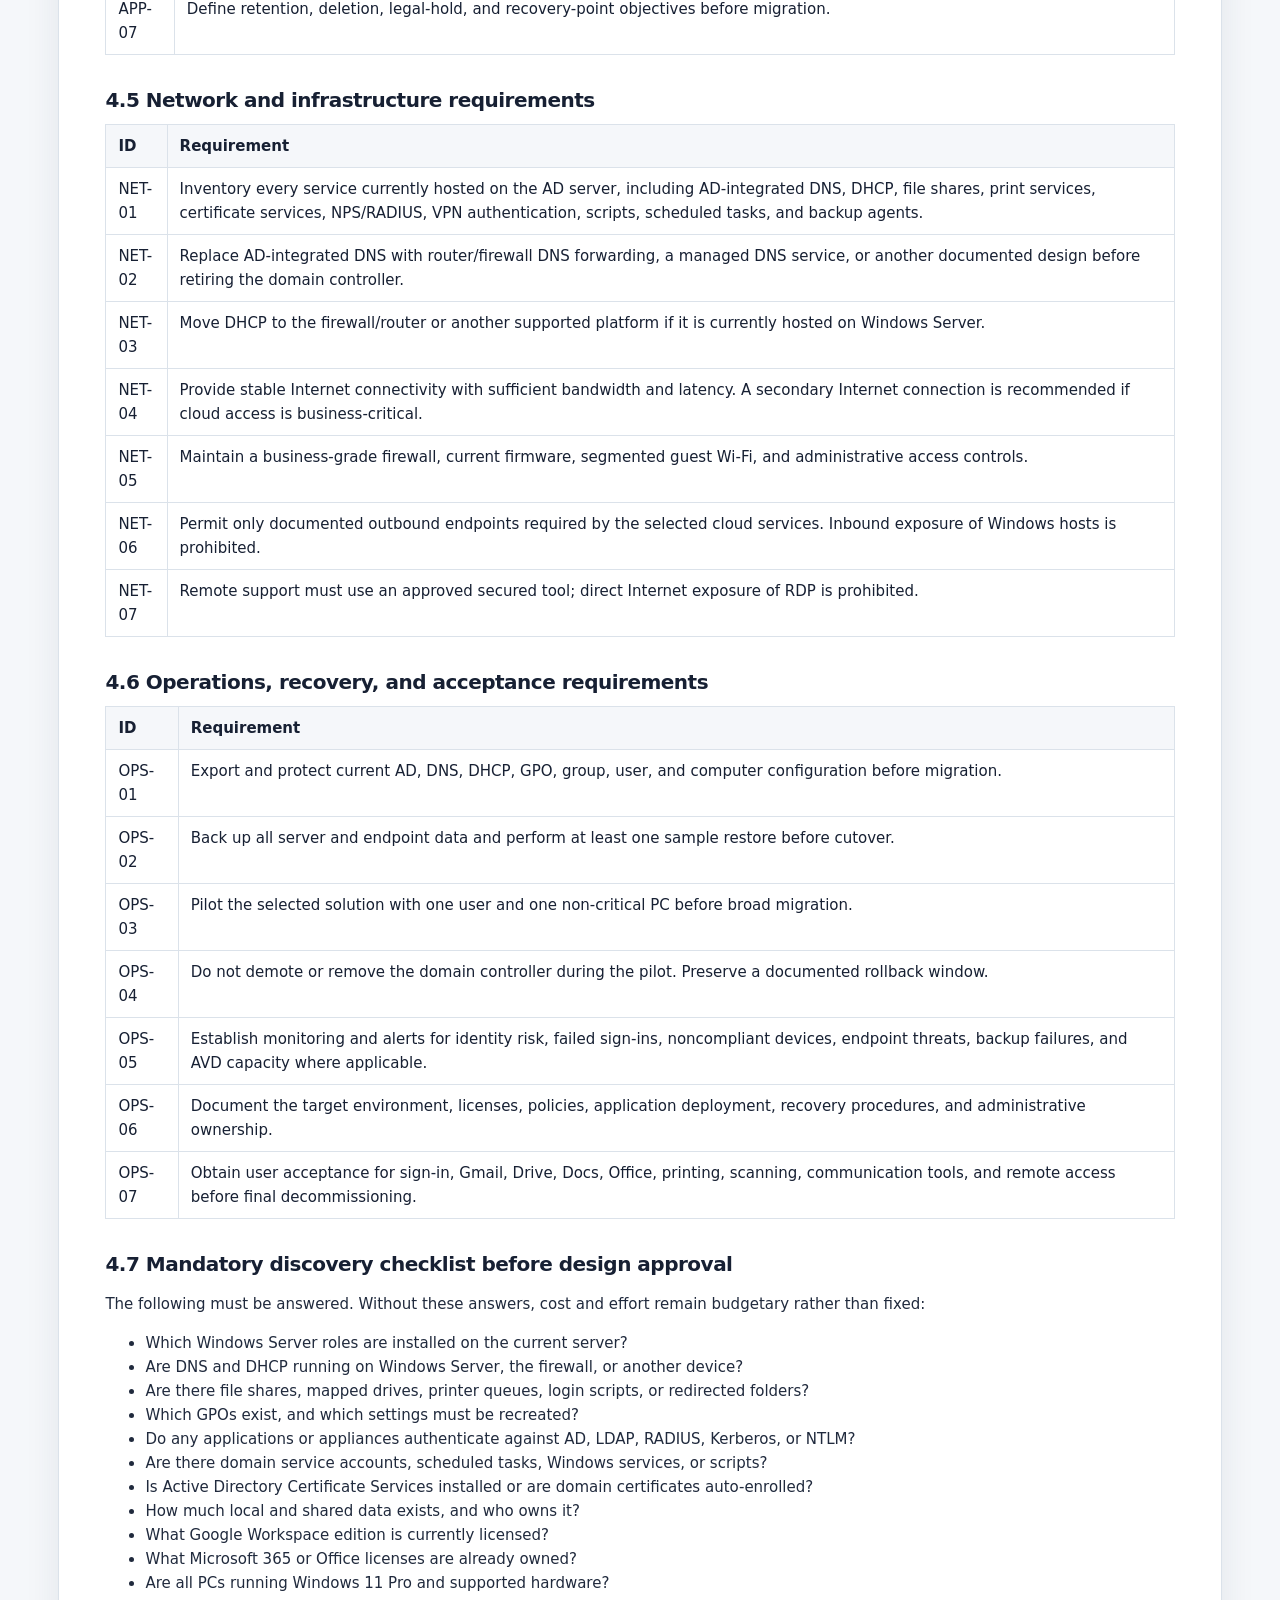
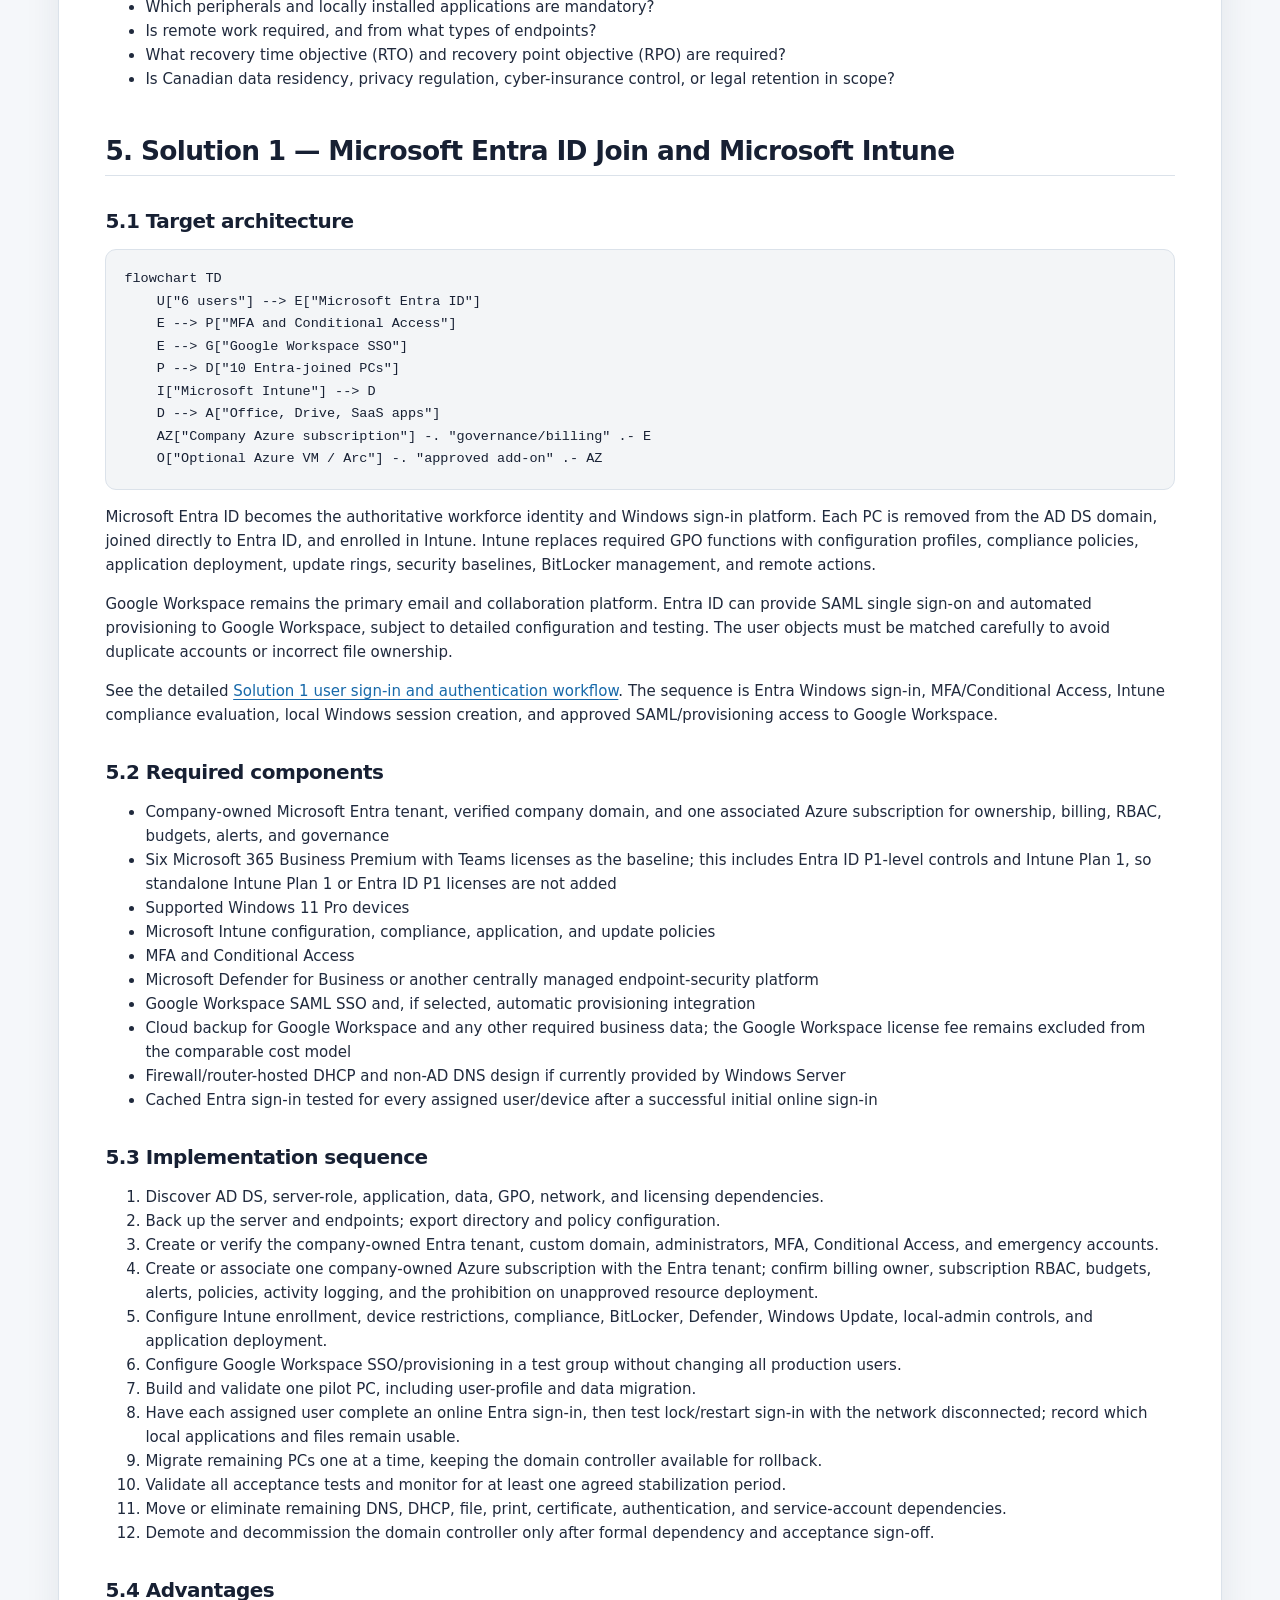
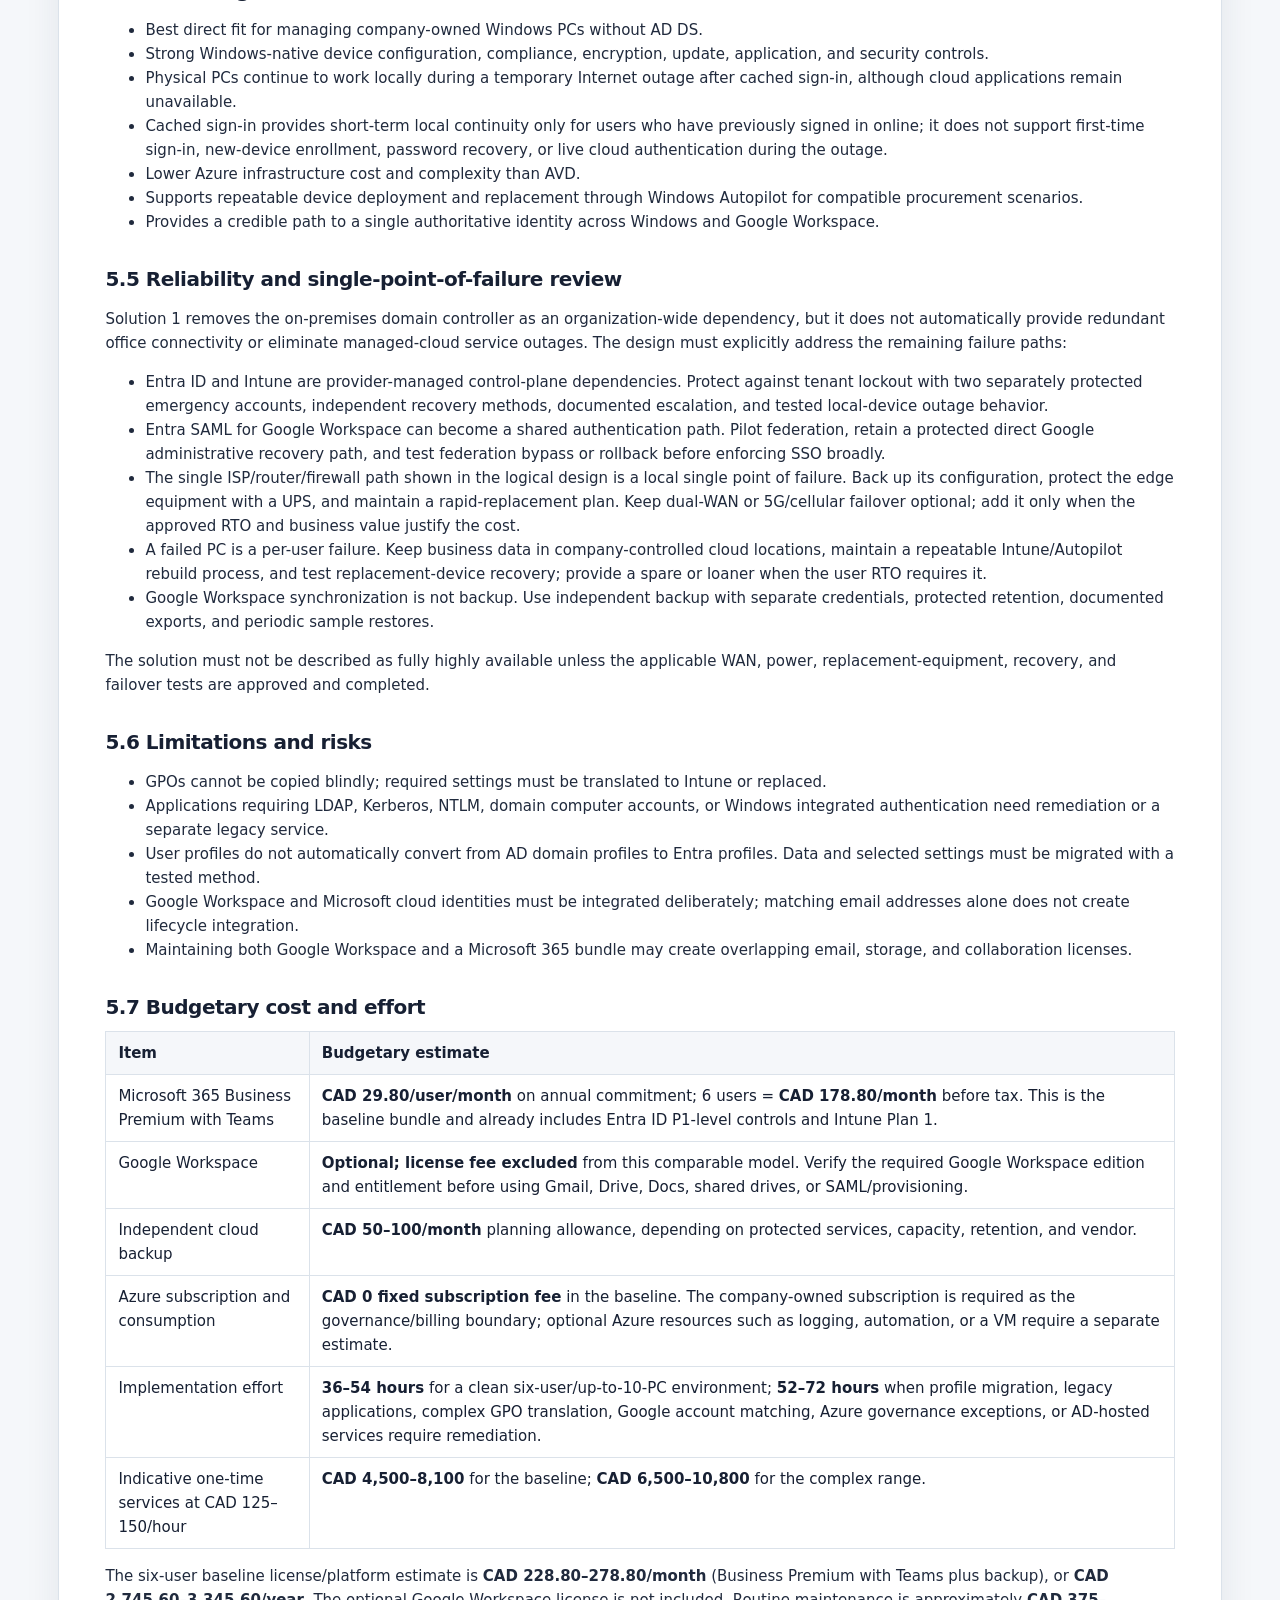
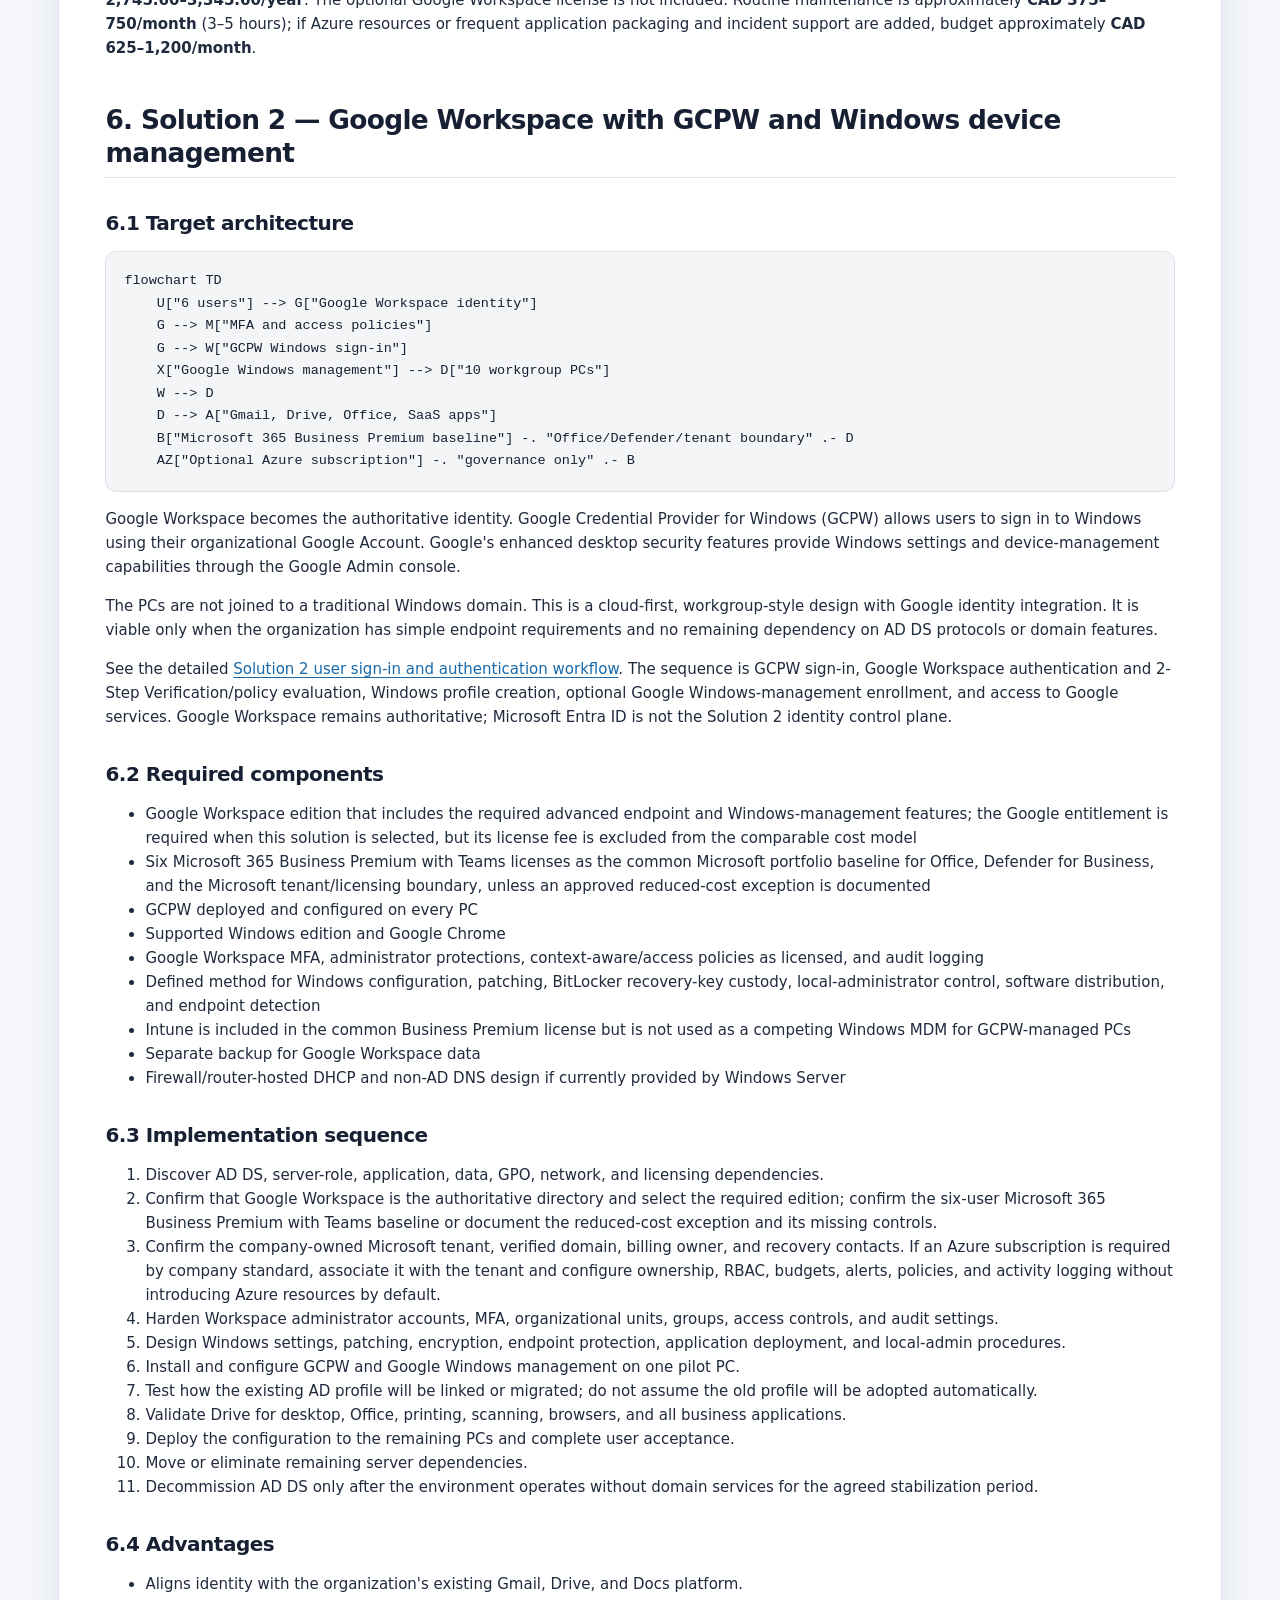
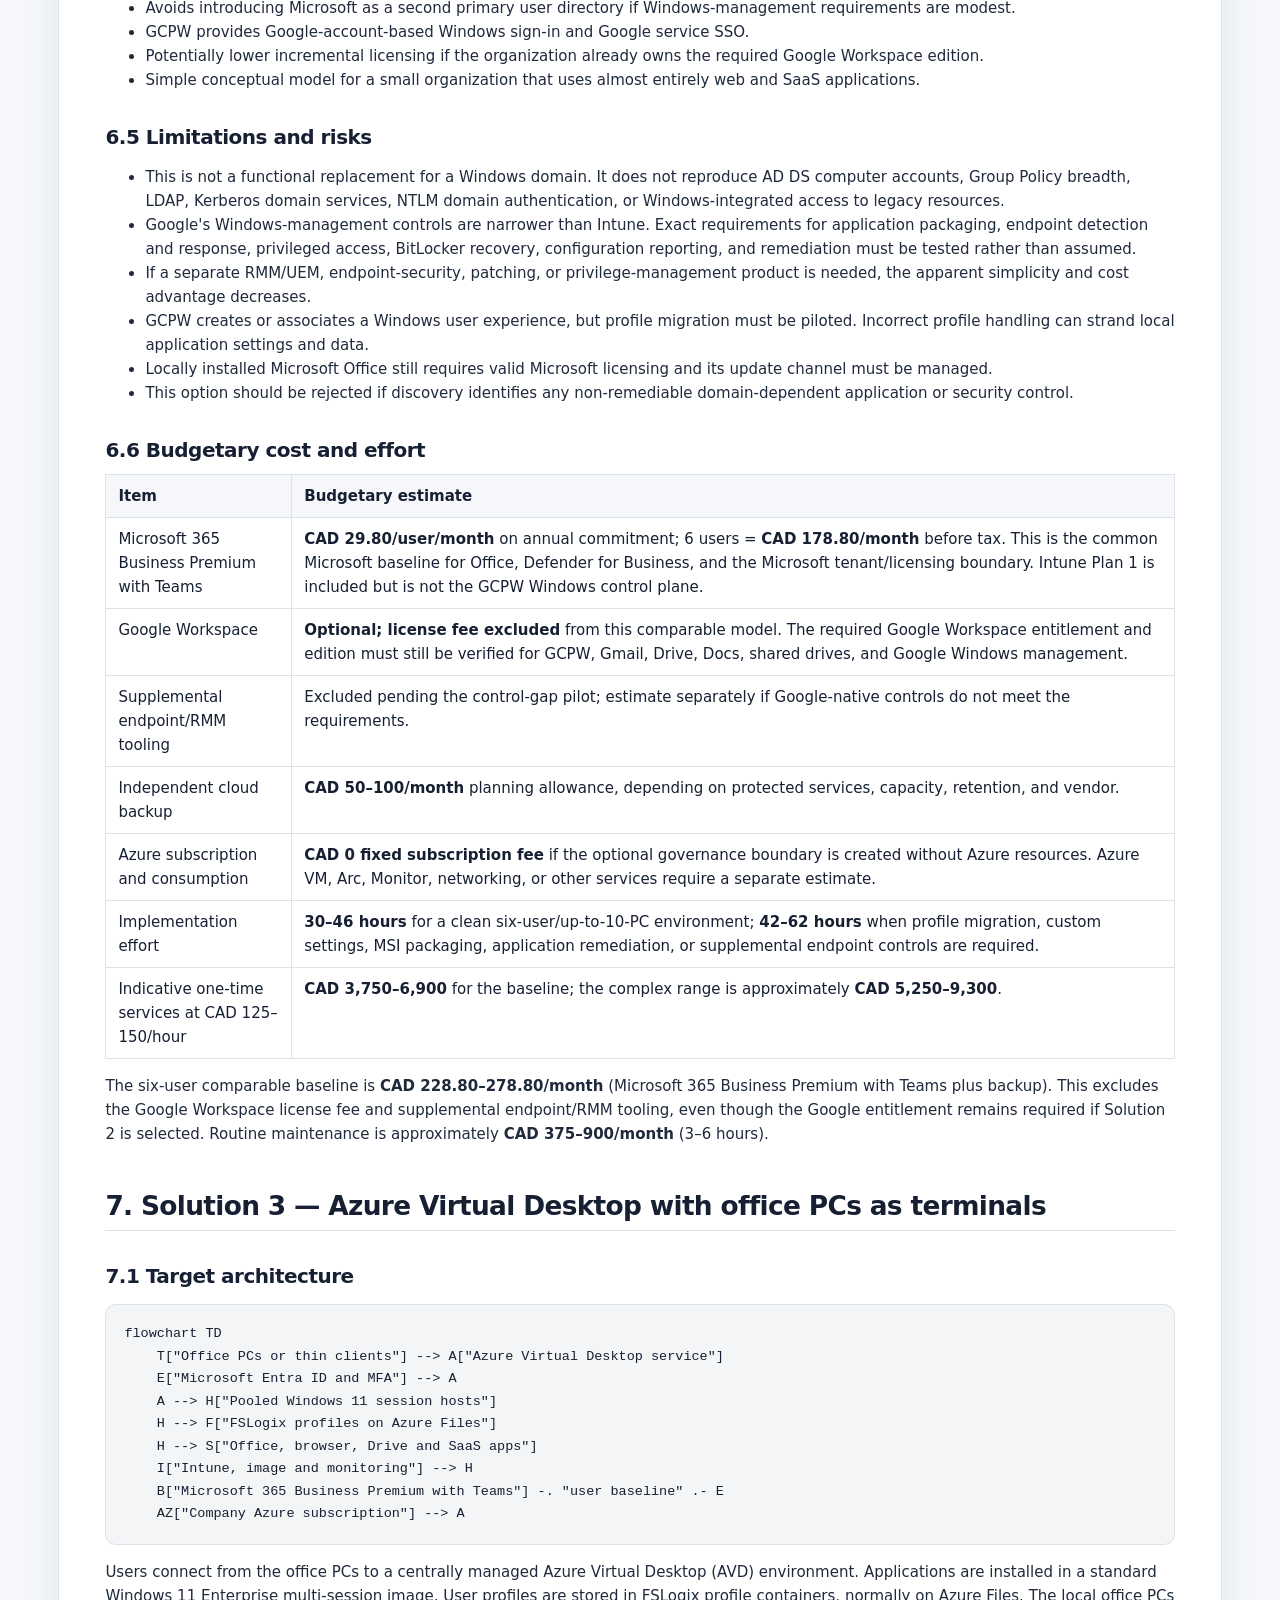
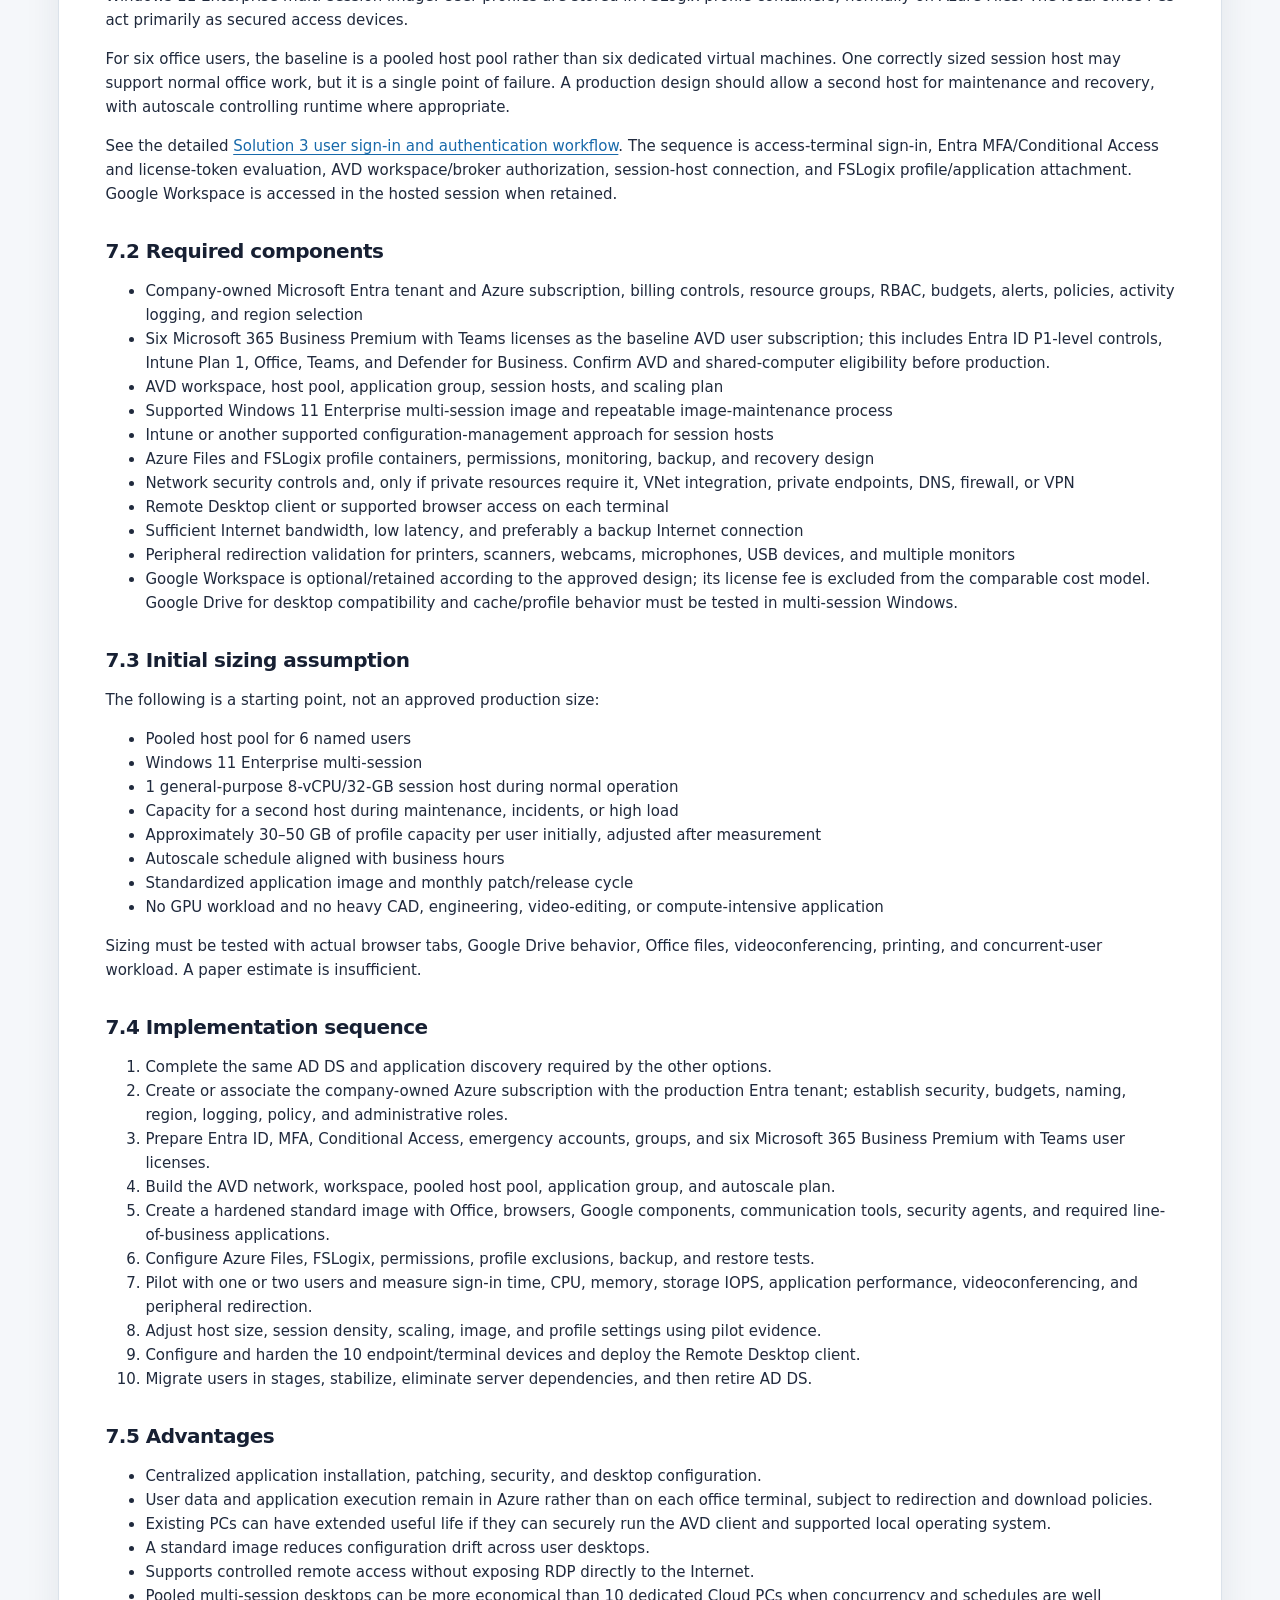
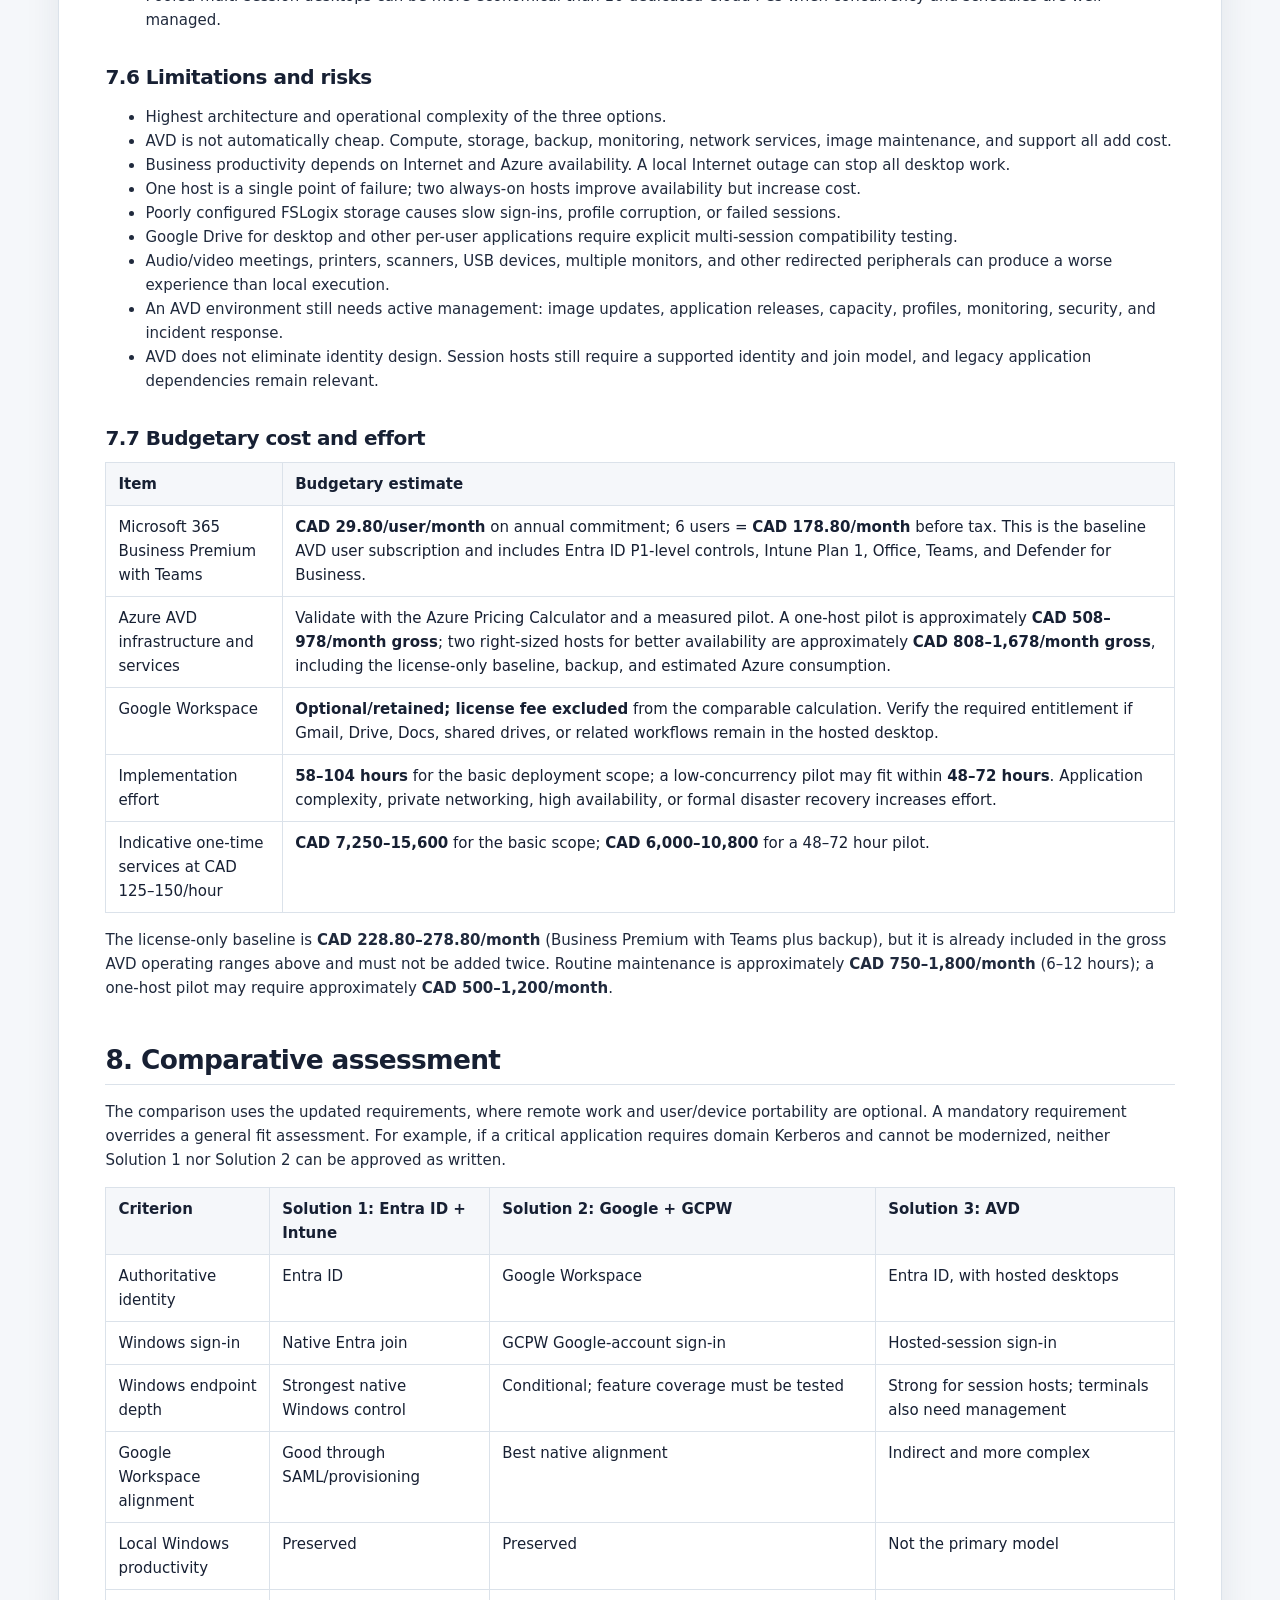
<file: docs/90-decisions/cloud-identity-migration-options.html>
<!doctype html>
<html lang="en">
<head>
  <!-- GENERATED_DOCUMENTATION_SITE -->
  <meta charset="utf-8">
  <meta name="viewport" content="width=device-width, initial-scale=1">
  <meta name="description" content="Architecture and requirements guidance for moving a small-business Windows environment from on-premises Active Directory to cloud-native identity, endpoint, and desktop services.">
  <meta name="color-scheme" content="light dark">
  <title>Cloud Identity and Desktop Modernization Options · Cloud Migration Demo</title>
  <link rel="stylesheet" href="../../styles.css?v=639257110262405759">
</head>
<body data-index-path="../../index.html">
  <header class="topbar">
    <nav class="global-nav" aria-label="Primary">
      <a href="https://andyxuan.ca/">Home</a>
      <a href="https://andyxuan.ca/docs/">▤ Library</a>
      <a href="https://github.com/andyxuan2010/cloud-migration-demo" target="_blank" rel="noopener">GitHub ↗</a>
    </nav>
    <a class="brand" href="../../index.html" aria-label="Documentation home">
      <span class="brand-mark" aria-hidden="true">CM</span>
      <span class="brand-text">Cloud Migration Demo <small>CCOE Azure documentation</small></span>
    </a>
    <div class="header-tools">
      <div class="language-switch" aria-label="Language selection">
        <span class="active" aria-current="true">EN</span>
        <span aria-disabled="true">FR</span>
        <span aria-disabled="true">中</span>
      </div>
      <button class="icon-button" id="themeButton" type="button" aria-label="Toggle dark mode" title="Toggle color theme">◐</button>
    </div>
  </header>

  <main class="reader-view">
  <div class="reader-navigation">
    <a class="back-button" href="../../index.html">← All documents</a>
    <span class="reader-path">docs/90-decisions/cloud-identity-migration-options.md</span>
  </div>
  <article class="reader">
    <div class="reader-tools">
      <span class="file-label">docs/90-decisions/cloud-identity-migration-options.md</span>
      <a class="github-link" href="https://github.com/andyxuan2010/cloud-migration-demo/blob/main/docs/90-decisions/cloud-identity-migration-options.md" target="_blank" rel="noopener">View source on GitHub ↗</a>
    </div>
    <div class="markdown-body">
    <p><strong>Document status:</strong> Draft v0.1 <strong>Prepared for:</strong> Small-office cloud migration <strong>Scope:</strong> 6 users, 10 office PCs, one existing on-premises Active Directory environment <strong>Date:</strong> 2026-09-04</p>
<p><strong>Currency:</strong> CAD unless otherwise stated</p>
<h2>1. Purpose</h2>
<p>This document evaluates three options for retiring the existing on-premises Active Directory Domain Services (AD DS) server while retaining 10 physical office PCs and the current Google Workspace-centered application model.</p>
<p>The evaluated options are:</p>
<ol>
<li>Microsoft Entra ID Join with Microsoft Intune</li>
<li>Google Workspace, Google Credential Provider for Windows, and Windows device management</li>
<li>Azure Virtual Desktop with centrally managed session hosts and the office PCs used as access terminals</li>
</ol>
<p>The document defines business and technical requirements, target architectures, migration activities, budgetary costs, implementation effort, constraints, risks, and a recommended direction.</p>
<h2>2. Critical terminology</h2>
<p>Microsoft Entra ID is a cloud identity and access-management service. It is <strong>not</strong> a cloud-hosted replacement for AD DS and does not provide traditional domain controllers, Group Policy, LDAP, Kerberos domain authentication, or NTLM in the same manner as AD DS.</p>
<p>Therefore, the proposed project is not a literal migration of AD DS into Entra ID. It is a modernization project that:</p>
<ul>
<li>moves user identity and authentication to a cloud identity provider;</li>
<li>replaces domain-joined Windows management with modern device management;</li>
<li>migrates or eliminates workloads currently dependent on the domain controller; and</li>
<li>retires AD DS only after every dependency has been addressed.</li>
</ul>
<p>Microsoft Entra Domain Services exists but is not included as a preferred option for this six-user environment. It preserves managed-domain capabilities for legacy applications, but adds cost and operational complexity and does not eliminate the domain model.</p>
<h2>3. Current-state assumptions</h2>
<p>This draft uses the following assumptions. They must be validated during discovery.</p>
<table><thead><tr>
<th>Area</th>
<th>Assumption</th>
</tr></thead><tbody>
<tr>
<td>Users and devices</td>
<td>6 named users and 10 company-owned Windows PCs</td>
</tr>
<tr>
<td>Operating system</td>
<td>Windows 11 Pro, or hardware capable of running a supported Windows 11 Pro release</td>
</tr>
<tr>
<td>Current identity</td>
<td>One on-premises AD DS domain and one domain controller/server</td>
</tr>
<tr>
<td>Primary collaboration platform</td>
<td>Google Workspace, including Gmail, Google Drive, and Google Docs; retained or optional according to the selected solution</td>
</tr>
<tr>
<td>Microsoft applications</td>
<td>Locally installed Microsoft Office applications are required</td>
</tr>
<tr>
<td>Other applications</td>
<td>SaaS communication and business applications; no confirmed application requires LDAP, Kerberos, NTLM, or a Windows domain</td>
</tr>
<tr>
<td>Local data</td>
<td>User profiles and any server file shares can be migrated to approved cloud storage</td>
</tr>
<tr>
<td>Office network</td>
<td>Reliable business Internet, firewall/router, LAN, and Wi-Fi remain in place</td>
</tr>
<tr>
<td>Availability</td>
<td>Normal small-business availability; no formal 24x7 high-availability requirement has yet been provided</td>
</tr>
<tr>
<td>Compliance</td>
<td>No regulated-data, legal-hold, or Canada-only data-residency requirement has yet been confirmed</td>
</tr>
<tr>
<td>Support</td>
<td>Remote administration is acceptable</td>
</tr>
</tbody></table>
<h3>3.1 Common licensing and platform baseline</h3>
<p>The updated architecture documents use the following comparable commercial baseline:</p>
<ul>
<li>Six <strong>Microsoft 365 Business Premium with Teams</strong> licenses are the common user-subscription baseline. The bundle includes Entra ID P1-level controls, Intune Plan 1, Office, Teams, Exchange Online, SharePoint, OneDrive, Defender for Business, Defender for Office 365 Plan 1, and Purview information-protection/DLP capabilities. Copilot, Entra ID P2, Intune Plan 2/Suite, and independent backup are separate.</li>
<li>Solution 1 uses Entra ID as the authoritative identity and Intune as the Windows management plane. Solution 2 retains Google Workspace as authoritative and uses GCPW/Google Admin as the Windows control plane; Intune is included in the common license but is not layered onto GCPW-managed PCs. Solution 3 uses Entra ID for AVD access and hosted Windows sessions.</li>
<li>Google Workspace is optional or retained according to the solution. Its license fee is <strong>optional and excluded from the comparable cost calculation</strong>; the required entitlement must still be verified before using Gmail, Drive, Docs, shared drives, or Google device management.</li>
<li>Solution 1 and Solution 3 require a company-owned Microsoft Entra tenant and Azure subscription foundation. Solution 2 does not require Azure compute or an Azure subscription for GCPW, although an Azure subscription may be created as an optional governance boundary under the company standard.</li>
<li>Entra ID Free plus standalone Intune Plan 1 is only a reduced-control exception for Solution 1. It lacks important controls such as custom Conditional Access and device-compliance gates, some self-service password-reset/enrollment paths, dynamic groups, and advanced risk/governance capabilities.</li>
<li>Azure resource consumption, optional Azure services, hardware replacement, Internet service, optional dual-WAN/5G or UPS, major application work, incident response, and vendor support contracts are excluded unless separately estimated and approved.</li>
</ul>
<h2>4. Requirements</h2>
<h3>4.1 Business requirements</h3>
<table><thead><tr>
<th>ID</th>
<th>Requirement</th>
<th>Priority</th>
</tr></thead><tbody>
<tr>
<td>BR-01</td>
<td>Retire the on-premises AD DS server without losing access to users, devices, applications, or business data.</td>
<td>Mandatory</td>
</tr>
<tr>
<td>BR-02</td>
<td>Retain the 10 office PCs unless a device fails compatibility or security checks.</td>
<td>Mandatory</td>
</tr>
<tr>
<td>BR-03</td>
<td>Preserve access to Gmail, Google Drive, Google Docs, Microsoft Office, and approved communication tools.</td>
<td>Mandatory</td>
</tr>
<tr>
<td>BR-04</td>
<td>Support secure work from the office and, if approved, remote locations.</td>
<td>Mandatory</td>
</tr>
<tr>
<td>BR-05</td>
<td>Minimize ongoing administration for an environment with no more than 6–10 users in the near term.</td>
<td>Mandatory</td>
</tr>
<tr>
<td>BR-06</td>
<td>Provide a documented onboarding, offboarding, password-reset, device-replacement, and recovery process.</td>
<td>Mandatory</td>
</tr>
<tr>
<td>BR-07</td>
<td>Complete migration with a tested rollback method and limited user downtime.</td>
<td>Mandatory</td>
</tr>
<tr>
<td>BR-08</td>
<td>Keep licensing and cloud consumption predictable and proportionate to the organization size.</td>
<td>Mandatory</td>
</tr>
</tbody></table>
<h3>4.2 Identity and access requirements</h3>
<table><thead><tr>
<th>ID</th>
<th>Requirement</th>
</tr></thead><tbody>
<tr>
<td>IAM-01</td>
<td>One approved authoritative identity system must control the user lifecycle. Maintaining two unrelated authoritative directories is not acceptable.</td>
</tr>
<tr>
<td>IAM-02</td>
<td>Every user must have an individual account. Shared interactive accounts are prohibited except where a documented application requirement exists.</td>
</tr>
<tr>
<td>IAM-03</td>
<td>Phishing-resistant MFA should be used where supported; MFA is mandatory for all users and administrators.</td>
</tr>
<tr>
<td>IAM-04</td>
<td>At least two emergency administrator accounts must be created, secured separately, excluded only from policies that would prevent emergency access, and monitored.</td>
</tr>
<tr>
<td>IAM-05</td>
<td>Administrative accounts must be separate from routine user accounts.</td>
</tr>
<tr>
<td>IAM-06</td>
<td>Access must follow least privilege, with group-based assignment wherever practical.</td>
</tr>
<tr>
<td>IAM-07</td>
<td>Authentication and administrator audit logs must be retained for an agreed period.</td>
</tr>
<tr>
<td>IAM-08</td>
<td>SaaS applications should use SAML or OpenID Connect single sign-on where supported.</td>
</tr>
<tr>
<td>IAM-09</td>
<td>Onboarding and offboarding must add or revoke access across Windows, Google Workspace, Microsoft services, and other SaaS applications.</td>
</tr>
</tbody></table>
<h3>4.3 Endpoint requirements</h3>
<table><thead><tr>
<th>ID</th>
<th>Requirement</th>
</tr></thead><tbody>
<tr>
<td>END-01</td>
<td>Each retained PC must run a supported edition and release of Windows 11. Windows Home is not acceptable for Microsoft Entra Join.</td>
</tr>
<tr>
<td>END-02</td>
<td>Full-disk encryption using BitLocker must be enabled, and recovery keys must be escrowed in an approved administrative system.</td>
</tr>
<tr>
<td>END-03</td>
<td>Antivirus/endpoint detection, host firewall, automatic patching, screen lock, and browser security policies must be centrally enforced.</td>
</tr>
<tr>
<td>END-04</td>
<td>Users must not receive permanent local-administrator rights. A controlled elevation or support procedure is required.</td>
</tr>
<tr>
<td>END-05</td>
<td>A managed local administrator account and password-rotation method are required.</td>
</tr>
<tr>
<td>END-06</td>
<td>The system must maintain device inventory, ownership, compliance, and last-contact information.</td>
</tr>
<tr>
<td>END-07</td>
<td>Lost, stolen, or retired devices must be blockable and, where supported, remotely wipeable.</td>
</tr>
<tr>
<td>END-08</td>
<td>Required applications must be packaged or documented for repeatable installation.</td>
</tr>
<tr>
<td>END-09</td>
<td>Existing user profiles, browser data, local files, printers, scanners, webcams, and other required peripherals must be tested before cutover.</td>
</tr>
</tbody></table>
<h3>4.4 Application and data requirements</h3>
<table><thead><tr>
<th>ID</th>
<th>Requirement</th>
</tr></thead><tbody>
<tr>
<td>APP-01</td>
<td>Create a complete inventory of installed applications, versions, licensing, owners, data locations, and authentication dependencies.</td>
</tr>
<tr>
<td>APP-02</td>
<td>Confirm whether any application uses AD security groups, LDAP, Kerberos, NTLM, integrated Windows authentication, mapped drives, or domain service accounts.</td>
</tr>
<tr>
<td>APP-03</td>
<td>Confirm whether Microsoft Office licensing permits the selected physical or virtual-desktop deployment.</td>
</tr>
<tr>
<td>APP-04</td>
<td>Migrate user and shared data to an approved cloud repository with defined ownership and sharing controls.</td>
</tr>
<tr>
<td>APP-05</td>
<td>Google Drive for desktop behavior, offline access, shared drives, file ownership, and local cache capacity must be tested.</td>
</tr>
<tr>
<td>APP-06</td>
<td>Backup must be defined independently from synchronization. Google Drive, OneDrive, and an AVD profile container are not by themselves complete backup strategies.</td>
</tr>
<tr>
<td>APP-07</td>
<td>Define retention, deletion, legal-hold, and recovery-point objectives before migration.</td>
</tr>
</tbody></table>
<h3>4.5 Network and infrastructure requirements</h3>
<table><thead><tr>
<th>ID</th>
<th>Requirement</th>
</tr></thead><tbody>
<tr>
<td>NET-01</td>
<td>Inventory every service currently hosted on the AD server, including AD-integrated DNS, DHCP, file shares, print services, certificate services, NPS/RADIUS, VPN authentication, scripts, scheduled tasks, and backup agents.</td>
</tr>
<tr>
<td>NET-02</td>
<td>Replace AD-integrated DNS with router/firewall DNS forwarding, a managed DNS service, or another documented design before retiring the domain controller.</td>
</tr>
<tr>
<td>NET-03</td>
<td>Move DHCP to the firewall/router or another supported platform if it is currently hosted on Windows Server.</td>
</tr>
<tr>
<td>NET-04</td>
<td>Provide stable Internet connectivity with sufficient bandwidth and latency. A secondary Internet connection is recommended if cloud access is business-critical.</td>
</tr>
<tr>
<td>NET-05</td>
<td>Maintain a business-grade firewall, current firmware, segmented guest Wi-Fi, and administrative access controls.</td>
</tr>
<tr>
<td>NET-06</td>
<td>Permit only documented outbound endpoints required by the selected cloud services. Inbound exposure of Windows hosts is prohibited.</td>
</tr>
<tr>
<td>NET-07</td>
<td>Remote support must use an approved secured tool; direct Internet exposure of RDP is prohibited.</td>
</tr>
</tbody></table>
<h3>4.6 Operations, recovery, and acceptance requirements</h3>
<table><thead><tr>
<th>ID</th>
<th>Requirement</th>
</tr></thead><tbody>
<tr>
<td>OPS-01</td>
<td>Export and protect current AD, DNS, DHCP, GPO, group, user, and computer configuration before migration.</td>
</tr>
<tr>
<td>OPS-02</td>
<td>Back up all server and endpoint data and perform at least one sample restore before cutover.</td>
</tr>
<tr>
<td>OPS-03</td>
<td>Pilot the selected solution with one user and one non-critical PC before broad migration.</td>
</tr>
<tr>
<td>OPS-04</td>
<td>Do not demote or remove the domain controller during the pilot. Preserve a documented rollback window.</td>
</tr>
<tr>
<td>OPS-05</td>
<td>Establish monitoring and alerts for identity risk, failed sign-ins, noncompliant devices, endpoint threats, backup failures, and AVD capacity where applicable.</td>
</tr>
<tr>
<td>OPS-06</td>
<td>Document the target environment, licenses, policies, application deployment, recovery procedures, and administrative ownership.</td>
</tr>
<tr>
<td>OPS-07</td>
<td>Obtain user acceptance for sign-in, Gmail, Drive, Docs, Office, printing, scanning, communication tools, and remote access before final decommissioning.</td>
</tr>
</tbody></table>
<h3>4.7 Mandatory discovery checklist before design approval</h3>
<p>The following must be answered. Without these answers, cost and effort remain budgetary rather than fixed:</p>
<ul>
<li>Which Windows Server roles are installed on the current server?</li>
<li>Are DNS and DHCP running on Windows Server, the firewall, or another device?</li>
<li>Are there file shares, mapped drives, printer queues, login scripts, or redirected folders?</li>
<li>Which GPOs exist, and which settings must be recreated?</li>
<li>Do any applications or appliances authenticate against AD, LDAP, RADIUS, Kerberos, or NTLM?</li>
<li>Are there domain service accounts, scheduled tasks, Windows services, or scripts?</li>
<li>Is Active Directory Certificate Services installed or are domain certificates auto-enrolled?</li>
<li>How much local and shared data exists, and who owns it?</li>
<li>What Google Workspace edition is currently licensed?</li>
<li>What Microsoft 365 or Office licenses are already owned?</li>
<li>Are all PCs running Windows 11 Pro and supported hardware?</li>
<li>Which peripherals and locally installed applications are mandatory?</li>
<li>Is remote work required, and from what types of endpoints?</li>
<li>What recovery time objective (RTO) and recovery point objective (RPO) are required?</li>
<li>Is Canadian data residency, privacy regulation, cyber-insurance control, or legal retention in scope?</li>
</ul>
<h2>5. Solution 1 — Microsoft Entra ID Join and Microsoft Intune</h2>
<h3>5.1 Target architecture</h3>
<pre><code class="language-mermaid">flowchart TD
    U[&quot;6 users&quot;] --&gt; E[&quot;Microsoft Entra ID&quot;]
    E --&gt; P[&quot;MFA and Conditional Access&quot;]
    E --&gt; G[&quot;Google Workspace SSO&quot;]
    P --&gt; D[&quot;10 Entra-joined PCs&quot;]
    I[&quot;Microsoft Intune&quot;] --&gt; D
    D --&gt; A[&quot;Office, Drive, SaaS apps&quot;]
    AZ[&quot;Company Azure subscription&quot;] -. &quot;governance/billing&quot; .- E
    O[&quot;Optional Azure VM / Arc&quot;] -. &quot;approved add-on&quot; .- AZ</code></pre>
<p>Microsoft Entra ID becomes the authoritative workforce identity and Windows sign-in platform. Each PC is removed from the AD DS domain, joined directly to Entra ID, and enrolled in Intune. Intune replaces required GPO functions with configuration profiles, compliance policies, application deployment, update rings, security baselines, BitLocker management, and remote actions.</p>
<p>Google Workspace remains the primary email and collaboration platform. Entra ID can provide SAML single sign-on and automated provisioning to Google Workspace, subject to detailed configuration and testing. The user objects must be matched carefully to avoid duplicate accounts or incorrect file ownership.</p>
<p>See the detailed <a href="../images/entra_id_google_authentication_workflow.svg">Solution 1 user sign-in and authentication workflow</a>. The sequence is Entra Windows sign-in, MFA/Conditional Access, Intune compliance evaluation, local Windows session creation, and approved SAML/provisioning access to Google Workspace.</p>
<h3>5.2 Required components</h3>
<ul>
<li>Company-owned Microsoft Entra tenant, verified company domain, and one associated Azure subscription for ownership, billing, RBAC, budgets, alerts, and governance</li>
<li>Six Microsoft 365 Business Premium with Teams licenses as the baseline; this includes Entra ID P1-level controls and Intune Plan 1, so standalone Intune Plan 1 or Entra ID P1 licenses are not added</li>
<li>Supported Windows 11 Pro devices</li>
<li>Microsoft Intune configuration, compliance, application, and update policies</li>
<li>MFA and Conditional Access</li>
<li>Microsoft Defender for Business or another centrally managed endpoint-security platform</li>
<li>Google Workspace SAML SSO and, if selected, automatic provisioning integration</li>
<li>Cloud backup for Google Workspace and any other required business data; the Google Workspace license fee remains excluded from the comparable cost model</li>
<li>Firewall/router-hosted DHCP and non-AD DNS design if currently provided by Windows Server</li>
<li>Cached Entra sign-in tested for every assigned user/device after a successful initial online sign-in</li>
</ul>
<h3>5.3 Implementation sequence</h3>
<ol>
<li>Discover AD DS, server-role, application, data, GPO, network, and licensing dependencies.</li>
<li>Back up the server and endpoints; export directory and policy configuration.</li>
<li>Create or verify the company-owned Entra tenant, custom domain, administrators, MFA, Conditional Access, and emergency accounts.</li>
<li>Create or associate one company-owned Azure subscription with the Entra tenant; confirm billing owner, subscription RBAC, budgets, alerts, policies, activity logging, and the prohibition on unapproved resource deployment.</li>
<li>Configure Intune enrollment, device restrictions, compliance, BitLocker, Defender, Windows Update, local-admin controls, and application deployment.</li>
<li>Configure Google Workspace SSO/provisioning in a test group without changing all production users.</li>
<li>Build and validate one pilot PC, including user-profile and data migration.</li>
<li>Have each assigned user complete an online Entra sign-in, then test lock/restart sign-in with the network disconnected; record which local applications and files remain usable.</li>
<li>Migrate remaining PCs one at a time, keeping the domain controller available for rollback.</li>
<li>Validate all acceptance tests and monitor for at least one agreed stabilization period.</li>
<li>Move or eliminate remaining DNS, DHCP, file, print, certificate, authentication, and service-account dependencies.</li>
<li>Demote and decommission the domain controller only after formal dependency and acceptance sign-off.</li>
</ol>
<h3>5.4 Advantages</h3>
<ul>
<li>Best direct fit for managing company-owned Windows PCs without AD DS.</li>
<li>Strong Windows-native device configuration, compliance, encryption, update, application, and security controls.</li>
<li>Physical PCs continue to work locally during a temporary Internet outage after cached sign-in, although cloud applications remain unavailable.</li>
<li>Cached sign-in provides short-term local continuity only for users who have previously signed in online; it does not support first-time sign-in, new-device enrollment, password recovery, or live cloud authentication during the outage.</li>
<li>Lower Azure infrastructure cost and complexity than AVD.</li>
<li>Supports repeatable device deployment and replacement through Windows Autopilot for compatible procurement scenarios.</li>
<li>Provides a credible path to a single authoritative identity across Windows and Google Workspace.</li>
</ul>
<h3>5.5 Reliability and single-point-of-failure review</h3>
<p>Solution 1 removes the on-premises domain controller as an organization-wide dependency, but it does not automatically provide redundant office connectivity or eliminate managed-cloud service outages. The design must explicitly address the remaining failure paths:</p>
<ul>
<li>Entra ID and Intune are provider-managed control-plane dependencies. Protect against tenant lockout with two separately protected emergency accounts, independent recovery methods, documented escalation, and tested local-device outage behavior.</li>
<li>Entra SAML for Google Workspace can become a shared authentication path. Pilot federation, retain a protected direct Google administrative recovery path, and test federation bypass or rollback before enforcing SSO broadly.</li>
<li>The single ISP/router/firewall path shown in the logical design is a local single point of failure. Back up its configuration, protect the edge equipment with a UPS, and maintain a rapid-replacement plan. Keep dual-WAN or 5G/cellular failover optional; add it only when the approved RTO and business value justify the cost.</li>
<li>A failed PC is a per-user failure. Keep business data in company-controlled cloud locations, maintain a repeatable Intune/Autopilot rebuild process, and test replacement-device recovery; provide a spare or loaner when the user RTO requires it.</li>
<li>Google Workspace synchronization is not backup. Use independent backup with separate credentials, protected retention, documented exports, and periodic sample restores.</li>
</ul>
<p>The solution must not be described as fully highly available unless the applicable WAN, power, replacement-equipment, recovery, and failover tests are approved and completed.</p>
<h3>5.6 Limitations and risks</h3>
<ul>
<li>GPOs cannot be copied blindly; required settings must be translated to Intune or replaced.</li>
<li>Applications requiring LDAP, Kerberos, NTLM, domain computer accounts, or Windows integrated authentication need remediation or a separate legacy service.</li>
<li>User profiles do not automatically convert from AD domain profiles to Entra profiles. Data and selected settings must be migrated with a tested method.</li>
<li>Google Workspace and Microsoft cloud identities must be integrated deliberately; matching email addresses alone does not create lifecycle integration.</li>
<li>Maintaining both Google Workspace and a Microsoft 365 bundle may create overlapping email, storage, and collaboration licenses.</li>
</ul>
<h3>5.7 Budgetary cost and effort</h3>
<table><thead><tr>
<th>Item</th>
<th>Budgetary estimate</th>
</tr></thead><tbody>
<tr>
<td>Microsoft 365 Business Premium with Teams</td>
<td><strong>CAD 29.80/user/month</strong> on annual commitment; 6 users = <strong>CAD 178.80/month</strong> before tax. This is the baseline bundle and already includes Entra ID P1-level controls and Intune Plan 1.</td>
</tr>
<tr>
<td>Google Workspace</td>
<td><strong>Optional; license fee excluded</strong> from this comparable model. Verify the required Google Workspace edition and entitlement before using Gmail, Drive, Docs, shared drives, or SAML/provisioning.</td>
</tr>
<tr>
<td>Independent cloud backup</td>
<td><strong>CAD 50–100/month</strong> planning allowance, depending on protected services, capacity, retention, and vendor.</td>
</tr>
<tr>
<td>Azure subscription and consumption</td>
<td><strong>CAD 0 fixed subscription fee</strong> in the baseline. The company-owned subscription is required as the governance/billing boundary; optional Azure resources such as logging, automation, or a VM require a separate estimate.</td>
</tr>
<tr>
<td>Implementation effort</td>
<td><strong>36–54 hours</strong> for a clean six-user/up-to-10-PC environment; <strong>52–72 hours</strong> when profile migration, legacy applications, complex GPO translation, Google account matching, Azure governance exceptions, or AD-hosted services require remediation.</td>
</tr>
<tr>
<td>Indicative one-time services at CAD 125–150/hour</td>
<td><strong>CAD 4,500–8,100</strong> for the baseline; <strong>CAD 6,500–10,800</strong> for the complex range.</td>
</tr>
</tbody></table>
<p>The six-user baseline license/platform estimate is <strong>CAD 228.80–278.80/month</strong> (Business Premium with Teams plus backup), or <strong>CAD 2,745.60–3,345.60/year</strong>. The optional Google Workspace license is not included. Routine maintenance is approximately <strong>CAD 375–750/month</strong> (3–5 hours); if Azure resources or frequent application packaging and incident support are added, budget approximately <strong>CAD 625–1,200/month</strong>.</p>
<h2>6. Solution 2 — Google Workspace with GCPW and Windows device management</h2>
<h3>6.1 Target architecture</h3>
<pre><code class="language-mermaid">flowchart TD
    U[&quot;6 users&quot;] --&gt; G[&quot;Google Workspace identity&quot;]
    G --&gt; M[&quot;MFA and access policies&quot;]
    G --&gt; W[&quot;GCPW Windows sign-in&quot;]
    X[&quot;Google Windows management&quot;] --&gt; D[&quot;10 workgroup PCs&quot;]
    W --&gt; D
    D --&gt; A[&quot;Gmail, Drive, Office, SaaS apps&quot;]
    B[&quot;Microsoft 365 Business Premium baseline&quot;] -. &quot;Office/Defender/tenant boundary&quot; .- D
    AZ[&quot;Optional Azure subscription&quot;] -. &quot;governance only&quot; .- B</code></pre>
<p>Google Workspace becomes the authoritative identity. Google Credential Provider for Windows (GCPW) allows users to sign in to Windows using their organizational Google Account. Google&#39;s enhanced desktop security features provide Windows settings and device-management capabilities through the Google Admin console.</p>
<p>The PCs are not joined to a traditional Windows domain. This is a cloud-first, workgroup-style design with Google identity integration. It is viable only when the organization has simple endpoint requirements and no remaining dependency on AD DS protocols or domain features.</p>
<p>See the detailed <a href="../images/google_gcpw_authentication_workflow.svg">Solution 2 user sign-in and authentication workflow</a>. The sequence is GCPW sign-in, Google Workspace authentication and 2-Step Verification/policy evaluation, Windows profile creation, optional Google Windows-management enrollment, and access to Google services. Google Workspace remains authoritative; Microsoft Entra ID is not the Solution 2 identity control plane.</p>
<h3>6.2 Required components</h3>
<ul>
<li>Google Workspace edition that includes the required advanced endpoint and Windows-management features; the Google entitlement is required when this solution is selected, but its license fee is excluded from the comparable cost model</li>
<li>Six Microsoft 365 Business Premium with Teams licenses as the common Microsoft portfolio baseline for Office, Defender for Business, and the Microsoft tenant/licensing boundary, unless an approved reduced-cost exception is documented</li>
<li>GCPW deployed and configured on every PC</li>
<li>Supported Windows edition and Google Chrome</li>
<li>Google Workspace MFA, administrator protections, context-aware/access policies as licensed, and audit logging</li>
<li>Defined method for Windows configuration, patching, BitLocker recovery-key custody, local-administrator control, software distribution, and endpoint detection</li>
<li>Intune is included in the common Business Premium license but is not used as a competing Windows MDM for GCPW-managed PCs</li>
<li>Separate backup for Google Workspace data</li>
<li>Firewall/router-hosted DHCP and non-AD DNS design if currently provided by Windows Server</li>
</ul>
<h3>6.3 Implementation sequence</h3>
<ol>
<li>Discover AD DS, server-role, application, data, GPO, network, and licensing dependencies.</li>
<li>Confirm that Google Workspace is the authoritative directory and select the required edition; confirm the six-user Microsoft 365 Business Premium with Teams baseline or document the reduced-cost exception and its missing controls.</li>
<li>Confirm the company-owned Microsoft tenant, verified domain, billing owner, and recovery contacts. If an Azure subscription is required by company standard, associate it with the tenant and configure ownership, RBAC, budgets, alerts, policies, and activity logging without introducing Azure resources by default.</li>
<li>Harden Workspace administrator accounts, MFA, organizational units, groups, access controls, and audit settings.</li>
<li>Design Windows settings, patching, encryption, endpoint protection, application deployment, and local-admin procedures.</li>
<li>Install and configure GCPW and Google Windows management on one pilot PC.</li>
<li>Test how the existing AD profile will be linked or migrated; do not assume the old profile will be adopted automatically.</li>
<li>Validate Drive for desktop, Office, printing, scanning, browsers, and all business applications.</li>
<li>Deploy the configuration to the remaining PCs and complete user acceptance.</li>
<li>Move or eliminate remaining server dependencies.</li>
<li>Decommission AD DS only after the environment operates without domain services for the agreed stabilization period.</li>
</ol>
<h3>6.4 Advantages</h3>
<ul>
<li>Aligns identity with the organization&#39;s existing Gmail, Drive, and Docs platform.</li>
<li>Avoids introducing Microsoft as a second primary user directory if Windows-management requirements are modest.</li>
<li>GCPW provides Google-account-based Windows sign-in and Google service SSO.</li>
<li>Potentially lower incremental licensing if the organization already owns the required Google Workspace edition.</li>
<li>Simple conceptual model for a small organization that uses almost entirely web and SaaS applications.</li>
</ul>
<h3>6.5 Limitations and risks</h3>
<ul>
<li>This is not a functional replacement for a Windows domain. It does not reproduce AD DS computer accounts, Group Policy breadth, LDAP, Kerberos domain services, NTLM domain authentication, or Windows-integrated access to legacy resources.</li>
<li>Google&#39;s Windows-management controls are narrower than Intune. Exact requirements for application packaging, endpoint detection and response, privileged access, BitLocker recovery, configuration reporting, and remediation must be tested rather than assumed.</li>
<li>If a separate RMM/UEM, endpoint-security, patching, or privilege-management product is needed, the apparent simplicity and cost advantage decreases.</li>
<li>GCPW creates or associates a Windows user experience, but profile migration must be piloted. Incorrect profile handling can strand local application settings and data.</li>
<li>Locally installed Microsoft Office still requires valid Microsoft licensing and its update channel must be managed.</li>
<li>This option should be rejected if discovery identifies any non-remediable domain-dependent application or security control.</li>
</ul>
<h3>6.6 Budgetary cost and effort</h3>
<table><thead><tr>
<th>Item</th>
<th>Budgetary estimate</th>
</tr></thead><tbody>
<tr>
<td>Microsoft 365 Business Premium with Teams</td>
<td><strong>CAD 29.80/user/month</strong> on annual commitment; 6 users = <strong>CAD 178.80/month</strong> before tax. This is the common Microsoft baseline for Office, Defender for Business, and the Microsoft tenant/licensing boundary. Intune Plan 1 is included but is not the GCPW Windows control plane.</td>
</tr>
<tr>
<td>Google Workspace</td>
<td><strong>Optional; license fee excluded</strong> from this comparable model. The required Google Workspace entitlement and edition must still be verified for GCPW, Gmail, Drive, Docs, shared drives, and Google Windows management.</td>
</tr>
<tr>
<td>Supplemental endpoint/RMM tooling</td>
<td>Excluded pending the control-gap pilot; estimate separately if Google-native controls do not meet the requirements.</td>
</tr>
<tr>
<td>Independent cloud backup</td>
<td><strong>CAD 50–100/month</strong> planning allowance, depending on protected services, capacity, retention, and vendor.</td>
</tr>
<tr>
<td>Azure subscription and consumption</td>
<td><strong>CAD 0 fixed subscription fee</strong> if the optional governance boundary is created without Azure resources. Azure VM, Arc, Monitor, networking, or other services require a separate estimate.</td>
</tr>
<tr>
<td>Implementation effort</td>
<td><strong>30–46 hours</strong> for a clean six-user/up-to-10-PC environment; <strong>42–62 hours</strong> when profile migration, custom settings, MSI packaging, application remediation, or supplemental endpoint controls are required.</td>
</tr>
<tr>
<td>Indicative one-time services at CAD 125–150/hour</td>
<td><strong>CAD 3,750–6,900</strong> for the baseline; the complex range is approximately <strong>CAD 5,250–9,300</strong>.</td>
</tr>
</tbody></table>
<p>The six-user comparable baseline is <strong>CAD 228.80–278.80/month</strong> (Microsoft 365 Business Premium with Teams plus backup). This excludes the Google Workspace license fee and supplemental endpoint/RMM tooling, even though the Google entitlement remains required if Solution 2 is selected. Routine maintenance is approximately <strong>CAD 375–900/month</strong> (3–6 hours).</p>
<h2>7. Solution 3 — Azure Virtual Desktop with office PCs as terminals</h2>
<h3>7.1 Target architecture</h3>
<pre><code class="language-mermaid">flowchart TD
    T[&quot;Office PCs or thin clients&quot;] --&gt; A[&quot;Azure Virtual Desktop service&quot;]
    E[&quot;Microsoft Entra ID and MFA&quot;] --&gt; A
    A --&gt; H[&quot;Pooled Windows 11 session hosts&quot;]
    H --&gt; F[&quot;FSLogix profiles on Azure Files&quot;]
    H --&gt; S[&quot;Office, browser, Drive and SaaS apps&quot;]
    I[&quot;Intune, image and monitoring&quot;] --&gt; H
    B[&quot;Microsoft 365 Business Premium with Teams&quot;] -. &quot;user baseline&quot; .- E
    AZ[&quot;Company Azure subscription&quot;] --&gt; A</code></pre>
<p>Users connect from the office PCs to a centrally managed Azure Virtual Desktop (AVD) environment. Applications are installed in a standard Windows 11 Enterprise multi-session image. User profiles are stored in FSLogix profile containers, normally on Azure Files. The local office PCs act primarily as secured access devices.</p>
<p>For six office users, the baseline is a pooled host pool rather than six dedicated virtual machines. One correctly sized session host may support normal office work, but it is a single point of failure. A production design should allow a second host for maintenance and recovery, with autoscale controlling runtime where appropriate.</p>
<p>See the detailed <a href="../images/avd_entra_authentication_workflow.svg">Solution 3 user sign-in and authentication workflow</a>. The sequence is access-terminal sign-in, Entra MFA/Conditional Access and license-token evaluation, AVD workspace/broker authorization, session-host connection, and FSLogix profile/application attachment. Google Workspace is accessed in the hosted session when retained.</p>
<h3>7.2 Required components</h3>
<ul>
<li>Company-owned Microsoft Entra tenant and Azure subscription, billing controls, resource groups, RBAC, budgets, alerts, policies, activity logging, and region selection</li>
<li>Six Microsoft 365 Business Premium with Teams licenses as the baseline AVD user subscription; this includes Entra ID P1-level controls, Intune Plan 1, Office, Teams, and Defender for Business. Confirm AVD and shared-computer eligibility before production.</li>
<li>AVD workspace, host pool, application group, session hosts, and scaling plan</li>
<li>Supported Windows 11 Enterprise multi-session image and repeatable image-maintenance process</li>
<li>Intune or another supported configuration-management approach for session hosts</li>
<li>Azure Files and FSLogix profile containers, permissions, monitoring, backup, and recovery design</li>
<li>Network security controls and, only if private resources require it, VNet integration, private endpoints, DNS, firewall, or VPN</li>
<li>Remote Desktop client or supported browser access on each terminal</li>
<li>Sufficient Internet bandwidth, low latency, and preferably a backup Internet connection</li>
<li>Peripheral redirection validation for printers, scanners, webcams, microphones, USB devices, and multiple monitors</li>
<li>Google Workspace is optional/retained according to the approved design; its license fee is excluded from the comparable cost model. Google Drive for desktop compatibility and cache/profile behavior must be tested in multi-session Windows.</li>
</ul>
<h3>7.3 Initial sizing assumption</h3>
<p>The following is a starting point, not an approved production size:</p>
<ul>
<li>Pooled host pool for 6 named users</li>
<li>Windows 11 Enterprise multi-session</li>
<li>1 general-purpose 8-vCPU/32-GB session host during normal operation</li>
<li>Capacity for a second host during maintenance, incidents, or high load</li>
<li>Approximately 30–50 GB of profile capacity per user initially, adjusted after measurement</li>
<li>Autoscale schedule aligned with business hours</li>
<li>Standardized application image and monthly patch/release cycle</li>
<li>No GPU workload and no heavy CAD, engineering, video-editing, or compute-intensive application</li>
</ul>
<p>Sizing must be tested with actual browser tabs, Google Drive behavior, Office files, videoconferencing, printing, and concurrent-user workload. A paper estimate is insufficient.</p>
<h3>7.4 Implementation sequence</h3>
<ol>
<li>Complete the same AD DS and application discovery required by the other options.</li>
<li>Create or associate the company-owned Azure subscription with the production Entra tenant; establish security, budgets, naming, region, logging, policy, and administrative roles.</li>
<li>Prepare Entra ID, MFA, Conditional Access, emergency accounts, groups, and six Microsoft 365 Business Premium with Teams user licenses.</li>
<li>Build the AVD network, workspace, pooled host pool, application group, and autoscale plan.</li>
<li>Create a hardened standard image with Office, browsers, Google components, communication tools, security agents, and required line-of-business applications.</li>
<li>Configure Azure Files, FSLogix, permissions, profile exclusions, backup, and restore tests.</li>
<li>Pilot with one or two users and measure sign-in time, CPU, memory, storage IOPS, application performance, videoconferencing, and peripheral redirection.</li>
<li>Adjust host size, session density, scaling, image, and profile settings using pilot evidence.</li>
<li>Configure and harden the 10 endpoint/terminal devices and deploy the Remote Desktop client.</li>
<li>Migrate users in stages, stabilize, eliminate server dependencies, and then retire AD DS.</li>
</ol>
<h3>7.5 Advantages</h3>
<ul>
<li>Centralized application installation, patching, security, and desktop configuration.</li>
<li>User data and application execution remain in Azure rather than on each office terminal, subject to redirection and download policies.</li>
<li>Existing PCs can have extended useful life if they can securely run the AVD client and supported local operating system.</li>
<li>A standard image reduces configuration drift across user desktops.</li>
<li>Supports controlled remote access without exposing RDP directly to the Internet.</li>
<li>Pooled multi-session desktops can be more economical than 10 dedicated Cloud PCs when concurrency and schedules are well managed.</li>
</ul>
<h3>7.6 Limitations and risks</h3>
<ul>
<li>Highest architecture and operational complexity of the three options.</li>
<li>AVD is not automatically cheap. Compute, storage, backup, monitoring, network services, image maintenance, and support all add cost.</li>
<li>Business productivity depends on Internet and Azure availability. A local Internet outage can stop all desktop work.</li>
<li>One host is a single point of failure; two always-on hosts improve availability but increase cost.</li>
<li>Poorly configured FSLogix storage causes slow sign-ins, profile corruption, or failed sessions.</li>
<li>Google Drive for desktop and other per-user applications require explicit multi-session compatibility testing.</li>
<li>Audio/video meetings, printers, scanners, USB devices, multiple monitors, and other redirected peripherals can produce a worse experience than local execution.</li>
<li>An AVD environment still needs active management: image updates, application releases, capacity, profiles, monitoring, security, and incident response.</li>
<li>AVD does not eliminate identity design. Session hosts still require a supported identity and join model, and legacy application dependencies remain relevant.</li>
</ul>
<h3>7.7 Budgetary cost and effort</h3>
<table><thead><tr>
<th>Item</th>
<th>Budgetary estimate</th>
</tr></thead><tbody>
<tr>
<td>Microsoft 365 Business Premium with Teams</td>
<td><strong>CAD 29.80/user/month</strong> on annual commitment; 6 users = <strong>CAD 178.80/month</strong> before tax. This is the baseline AVD user subscription and includes Entra ID P1-level controls, Intune Plan 1, Office, Teams, and Defender for Business.</td>
</tr>
<tr>
<td>Azure AVD infrastructure and services</td>
<td>Validate with the Azure Pricing Calculator and a measured pilot. A one-host pilot is approximately <strong>CAD 508–978/month gross</strong>; two right-sized hosts for better availability are approximately <strong>CAD 808–1,678/month gross</strong>, including the license-only baseline, backup, and estimated Azure consumption.</td>
</tr>
<tr>
<td>Google Workspace</td>
<td><strong>Optional/retained; license fee excluded</strong> from the comparable calculation. Verify the required entitlement if Gmail, Drive, Docs, shared drives, or related workflows remain in the hosted desktop.</td>
</tr>
<tr>
<td>Implementation effort</td>
<td><strong>58–104 hours</strong> for the basic deployment scope; a low-concurrency pilot may fit within <strong>48–72 hours</strong>. Application complexity, private networking, high availability, or formal disaster recovery increases effort.</td>
</tr>
<tr>
<td>Indicative one-time services at CAD 125–150/hour</td>
<td><strong>CAD 7,250–15,600</strong> for the basic scope; <strong>CAD 6,000–10,800</strong> for a 48–72 hour pilot.</td>
</tr>
</tbody></table>
<p>The license-only baseline is <strong>CAD 228.80–278.80/month</strong> (Business Premium with Teams plus backup), but it is already included in the gross AVD operating ranges above and must not be added twice. Routine maintenance is approximately <strong>CAD 750–1,800/month</strong> (6–12 hours); a one-host pilot may require approximately <strong>CAD 500–1,200/month</strong>.</p>
<h2>8. Comparative assessment</h2>
<p>The comparison uses the updated requirements, where remote work and user/device portability are optional. A mandatory requirement overrides a general fit assessment. For example, if a critical application requires domain Kerberos and cannot be modernized, neither Solution 1 nor Solution 2 can be approved as written.</p>
<table><thead><tr>
<th>Criterion</th>
<th>Solution 1: Entra ID + Intune</th>
<th>Solution 2: Google + GCPW</th>
<th>Solution 3: AVD</th>
</tr></thead><tbody>
<tr>
<td>Authoritative identity</td>
<td>Entra ID</td>
<td>Google Workspace</td>
<td>Entra ID, with hosted desktops</td>
</tr>
<tr>
<td>Windows sign-in</td>
<td>Native Entra join</td>
<td>GCPW Google-account sign-in</td>
<td>Hosted-session sign-in</td>
</tr>
<tr>
<td>Windows endpoint depth</td>
<td>Strongest native Windows control</td>
<td>Conditional; feature coverage must be tested</td>
<td>Strong for session hosts; terminals also need management</td>
</tr>
<tr>
<td>Google Workspace alignment</td>
<td>Good through SAML/provisioning</td>
<td>Best native alignment</td>
<td>Indirect and more complex</td>
</tr>
<tr>
<td>Local Windows productivity</td>
<td>Preserved</td>
<td>Preserved</td>
<td>Not the primary model</td>
</tr>
<tr>
<td>Application deployment</td>
<td>Broad Intune packaging and policy model</td>
<td>MSI/custom-setting model; validate non-MSI apps</td>
<td>Centralized image/app model</td>
</tr>
<tr>
<td>Privilege, EDR, recovery</td>
<td>More complete when licensed</td>
<td>May require supplemental products</td>
<td>Requires host, profile, and terminal controls</td>
</tr>
<tr>
<td>MDM compatibility</td>
<td>Native Microsoft stack</td>
<td>GCPW conflicts with third-party MDM/UEM</td>
<td>Separate AVD/endpoint management stack</td>
</tr>
<tr>
<td>Simplicity</td>
<td>Moderate</td>
<td>Lowest if requirements are basic</td>
<td>Lowest</td>
</tr>
<tr>
<td>Recurring cost</td>
<td>Moderate</td>
<td>Potentially lowest when Google and supplemental controls are already funded</td>
<td>Highest and consumption-sensitive</td>
</tr>
<tr>
<td>Office Internet outage</td>
<td>Some local productivity can continue</td>
<td>Some local productivity can continue after sign-in</td>
<td>Hosted work may be unavailable</td>
</tr>
<tr>
<td>Optional remote work</td>
<td>Supported if enabled</td>
<td>Supported if enabled and controlled</td>
<td>Strong capability but not baseline-required</td>
</tr>
<tr>
<td>Suitability for this baseline</td>
<td><strong>Preferred for Windows control</strong></td>
<td><strong>Conditional low-cost alternative</strong></td>
<td><strong>Exception only</strong></td>
</tr>
</tbody></table>
<h2>9. Cost summary</h2>
<h3>9.1 Standard six-user cost model</h3>
<p>The following comparable model assumes six users and up to 10 PCs, normal SaaS and Office workloads, annual commitments where available, Canadian dollars before tax, and no major hardware replacement. “Deployment” is one-time professional services. “Operational” is recurring licensing, cloud, backup, and—only for Solution 3—estimated AVD consumption. “Maintenance” is routine administration at <strong>CAD 125–150/hour</strong> and excludes incidents, major projects, hardware replacement, and vendor support contracts.</p>
<table><thead><tr>
<th>Solution</th>
<th>Implementation effort and cost</th>
<th>Recurring baseline/platform cost</th>
<th>Routine maintenance</th>
</tr></thead><tbody>
<tr>
<td><strong>Solution 1: Entra ID + Intune</strong></td>
<td><strong>36–54 hours</strong>, approximately 6–10 weeks; <strong>CAD 4,500–8,100</strong></td>
<td><strong>CAD 228.80–278.80/month</strong> for six Business Premium with Teams licenses plus independent backup. Google Workspace is optional and excluded; Azure consumption is excluded.</td>
<td><strong>CAD 375–750/month</strong>; approximately <strong>CAD 625–1,200/month</strong> if Azure resources or frequent packaging/incident support are added.</td>
</tr>
<tr>
<td><strong>Solution 2: Google Workspace + GCPW</strong></td>
<td><strong>30–46 hours</strong>, approximately 5–9 weeks; <strong>CAD 3,750–6,900</strong>. A complex profile/control-gap scope may reach 42–62 hours.</td>
<td><strong>CAD 228.80–278.80/month</strong> for the common Microsoft Business Premium with Teams baseline plus backup. Google Workspace and supplemental endpoint/RMM fees are excluded, although the Google entitlement remains required.</td>
<td><strong>CAD 375–900/month</strong> (approximately 3–6 hours).</td>
</tr>
<tr>
<td><strong>Solution 3: Azure Virtual Desktop</strong></td>
<td><strong>58–104 hours</strong>, approximately 10–16 weeks; <strong>CAD 7,250–15,600</strong>. A low-concurrency pilot may be <strong>48–72 hours / CAD 6,000–10,800</strong>.</td>
<td><strong>CAD 808–1,678/month gross</strong> for two right-sized hosts, licenses, backup, and estimated Azure consumption. A one-host pilot is approximately <strong>CAD 508–978/month</strong> and remains a single point of failure. Google Workspace fees are excluded.</td>
<td><strong>CAD 750–1,800/month</strong> (approximately 6–12 hours); one-host pilot approximately <strong>CAD 500–1,200/month</strong>.</td>
</tr>
</tbody></table>
<p>These are planning estimates, not quotations. The Solution 3 gross range already includes the license-only baseline and must not be added to it a second time. All totals exclude tax, reseller margin, hardware replacement, Internet service, optional dual-WAN/5G or UPS, formal compliance work, large data migration, complex application remediation, optional value-add services, incident response, and ongoing managed support. Recalculate Azure consumption for the selected region, workload schedule, storage tier, network design, and availability target.</p>
<h3>9.2 Optional value-adds and Azure add-ons</h3>
<p>The following are deliberately excluded from the baseline implementation and recurring-cost ranges. Each requires an owner, measurable outcome, implementation estimate, cost ceiling, data boundary, and rollback or retirement criterion:</p>
<table><thead><tr>
<th>Optional capability</th>
<th>Small-business value</th>
<th>Planning treatment</th>
</tr></thead><tbody>
<tr>
<td>Windows Autopilot</td>
<td>Faster replacement and reprovisioning of compatible PCs</td>
<td>Solution 1 baseline add-on; optional for AVD access terminals. Allow approximately 4–8 hours. Do not layer onto GCPW-managed PCs without a control-plane redesign.</td>
</tr>
<tr>
<td>SharePoint/Teams operating hub</td>
<td>Central procedures, templates, onboarding, and Microsoft-owned content</td>
<td>Uses baseline Microsoft 365 services where appropriate; allow approximately 6–12 hours. Avoid duplicating Google repositories without a content-ownership decision.</td>
</tr>
<tr>
<td>Standard Power Automate workflows</td>
<td>Lightweight approvals, onboarding/offboarding, reminders, and support exceptions</td>
<td>Allow approximately 2–4 hours per simple workflow. Premium connectors, gateways, RPA, AI Builder, and high-volume use require a separate license review.</td>
</tr>
<tr>
<td>Microsoft 365 Copilot Chat or paid Copilot pilot</td>
<td>Employee research, drafting, summarization, or work-grounded assistance</td>
<td>Copilot Chat enablement may be available to eligible Business Premium users; paid Copilot is a separate per-user add-on and should start with a one- or two-user pilot.</td>
</tr>
<tr>
<td>Copilot Studio internal FAQ agent</td>
<td>Self-service IT, HR, or procedure guidance</td>
<td>Separate agent licensing/usage review; allow approximately 8–16 hours plus content-owner and maintenance time.</td>
</tr>
<tr>
<td>Intune mobile application management</td>
<td>Controlled mobile/BYOD access</td>
<td>Optional Intune capability; allow approximately 4–8 hours for policy, privacy, Conditional Access, and revocation testing.</td>
</tr>
<tr>
<td>Azure VM jumpbox or temporary remote server</td>
<td>Controlled administrative or migration access</td>
<td>Optional/add-on only; use private access, Entra MFA/RBAC, budgets, automatic shutdown, and expiry. Allow approximately 6–12 hours plus Azure consumption.</td>
</tr>
<tr>
<td>Azure Arc for retained on-premises hosts</td>
<td>Central inventory, management, and patch visibility</td>
<td>Optional/add-on only for approved retained hosts; price Arc, Update Manager, Monitor, Defender, and extensions separately.</td>
</tr>
</tbody></table>
<h3>9.3 Azure Well-Architected validation</h3>
<p>All three detailed architecture documents map the designs to the five Azure Well-Architected pillars. The control depth depends on the Azure footprint: Solution 3 requires the most Azure-specific validation, Solution 1 requires subscription governance for the company-owned foundation, and Solution 2 uses Azure only if its optional governance boundary is approved.</p>
<table><thead><tr>
<th>Pillar</th>
<th>Required cross-solution evidence</th>
</tr></thead><tbody>
<tr>
<td>Reliability</td>
<td>Emergency access, outage behavior, backup/restore, rollback, recovery testing, and explicit AVD host-availability decisions.</td>
</tr>
<tr>
<td>Security</td>
<td>MFA, Conditional Access where licensed, least privilege, encryption, endpoint protection, recovery-key custody, and no inbound RDP.</td>
</tr>
<tr>
<td>Cost Optimization</td>
<td>Business Premium baseline, optional Google licensing treatment, backup allowances, budgets/alerts, resource tagging, AVD autoscale, and right-sizing.</td>
</tr>
<tr>
<td>Operational Excellence</td>
<td>Pilot rings, repeatable policy/image build steps, monitoring, incident/change records, support runbooks, and handover evidence.</td>
</tr>
<tr>
<td>Performance Efficiency</td>
<td>Device/application compatibility tests, profile validation, AVD concurrency measurement, host sizing, and controlled scaling.</td>
</tr>
</tbody></table>
<h2>10. Recommendation</h2>
<h3>10.1 Preferred solution</h3>
<p>Proceed with <strong>Solution 1: Microsoft Entra ID Join and Microsoft Intune</strong>, using six Microsoft 365 Business Premium with Teams licenses as the baseline, creating or associating one company-owned Azure subscription with the Entra tenant, and retaining Google Workspace for Gmail, Drive, and Docs with Entra SSO/provisioning where approved. Exclude the Google Workspace license fee from the comparison model, but verify that the required Google entitlement remains available.</p>
<p>This solution is the strongest fit because the problem includes Windows workstation identity, security, configuration, patching, encryption, and application management—not merely access to Google applications. Intune has the most complete native control plane for those Windows requirements without introducing persistent virtual-desktop infrastructure.</p>
<h3>10.2 Conditional alternatives</h3>
<p>Choose <strong>Solution 2</strong> only if discovery proves all of the following:</p>
<ul>
<li>the PCs require only basic Windows configuration and software management;</li>
<li>no application or appliance depends on AD DS protocols or domain membership;</li>
<li>Google Workspace provides every required endpoint control, or identified gaps are accepted and funded through another product; and</li>
<li>the organization accepts a workgroup-style Windows architecture;</li>
<li>the GCPW/Google Windows-management pilot passes sign-in, encryption, patching, endpoint-security, application, inventory, recovery, and device-retirement acceptance; and</li>
<li>the common Microsoft 365 Business Premium baseline is either approved or its reduced-cost exception documents how Office, security, and missing controls will be covered.</li>
</ul>
<p>Choose <strong>Solution 3</strong> only if centralized desktops provide a documented business benefit that justifies the extra cost and operational burden, such as:</p>
<ul>
<li>users need the same managed desktop from office and remote locations;</li>
<li>local endpoint data must be minimized;</li>
<li>application deployment and version consistency are materially difficult on physical PCs; or</li>
<li>aging PCs need to function as access terminals while applications run centrally;</li>
<li>the company-owned Azure subscription, AVD licensing, concurrency, profile storage, backup, and availability budget are approved; and</li>
<li>the Entra authentication, AVD brokering, image, FSLogix, peripheral, and recovery pilots pass acceptance.</li>
</ul>
<p>For only six users with ordinary SaaS and Office workloads, AVD is technically valid but usually excessive unless one of those benefits is mandatory.</p>
<h2>11. Proposed next steps</h2>
<ol>
<li>Run a 4–8 hour discovery workshop and technical assessment using the checklist in Section 4.7.</li>
<li>Produce an application and server-dependency register with an owner and disposition for every item.</li>
<li>Confirm existing Google, Microsoft, Windows, Office, endpoint-security, backup, and Internet-service entitlements; approve six Microsoft 365 Business Premium with Teams licenses as the common baseline or document the exception.</li>
<li>Approve the authoritative identity platform and target security baseline. For Solutions 1 and 3, create or associate the company-owned Entra tenant and Azure subscription; for Solution 2, decide whether the optional Azure governance boundary is needed.</li>
<li>Obtain reseller quotations and calculate Azure pricing using the actual region, measured schedule, storage, network, and availability requirements.</li>
<li>Validate the appropriate sign-in workflow diagram and recovery path: Entra/Intune and Google federation for Solution 1, GCPW/Google Admin for Solution 2, or Entra/AVD brokering for Solution 3.</li>
<li>Build a one-user/one-device pilot without altering the production domain controller.</li>
<li>Update this document with pilot results, confirmed pricing, final RTO/RPO, cutover steps, rollback criteria, optional add-on decisions, and the decommissioning checklist.</li>
</ol>
<h2>12. Completed end state and deliverables</h2>
<p>After the approved plan is carried out, the handover package should include:</p>
<ul>
<li>A company-owned identity foundation and, where required, Azure subscription with verified domain, ownership, billing, RBAC, budgets, alerts, policies, activity logging, and recovery contacts.</li>
<li>User and administrator accounts, MFA, emergency access, group assignments, onboarding/offboarding, and the selected sign-in/recovery workflow tested and documented.</li>
<li>All retained PCs or AVD access terminals inventoried, supported, encrypted, patched, protected, and managed by the approved control plane.</li>
<li>Approved Office, Google Workspace, browser, communication, printing, scanning, and line-of-business workflows tested through user acceptance.</li>
<li>User and shared data migrated with ownership, retention, backup, restore evidence, RPO/RTO, and vendor-exit procedures documented.</li>
<li>AD DS dependencies replaced or formally accepted, with DNS/DHCP and other network/service responsibilities documented after domain-controller retirement.</li>
<li>Final architecture diagrams, policy/configuration register, migration ledger, operating runbooks, support contacts, cost/license register, rollback evidence, and business acceptance sign-off.</li>
<li>Evidence for every approved optional add-on, including its owner, controls, cost, operating procedure, and expiry/retirement decision.</li>
</ul>
<h2>13. Acceptance criteria</h2>
<p>The project is complete only when:</p>
<ul>
<li>all six users can sign in with the approved cloud identity and MFA;</li>
<li>six Microsoft 365 Business Premium with Teams licenses are assigned as the approved common baseline, or a documented exception identifies replacement Office, identity, security, and missing-control coverage;</li>
<li>for Solutions 1 and 3, the company-owned Entra tenant and Azure subscription are associated and their ownership, billing, RBAC, budgets, alerts, policies, and activity logging are tested; for Solution 2, any optional Azure subscription has the same governance evidence;</li>
<li>the selected authentication workflow passes online sign-in, MFA/2-Step Verification, recovery, offline or outage behavior where applicable, and offboarding tests;</li>
<li>all 10 PCs or terminal devices are inventoried, encrypted, patched, protected, and centrally managed;</li>
<li>Gmail, Google Drive, Google Docs, Microsoft Office, communication tools, printing, scanning, and required peripherals pass user acceptance testing;</li>
<li>user and shared data have been migrated, protected, and sample-restored;</li>
<li>onboarding, offboarding, support, device replacement, and emergency access have been tested and documented;</li>
<li>DNS, DHCP, file, print, LDAP, Kerberos, NTLM, RADIUS, VPN, certificate, service-account, script, and scheduled-task dependencies have documented replacements or have been proven unused;</li>
<li>rollback criteria and the stabilization period have been satisfied;</li>
<li>the domain controller has been demoted cleanly and its backups retained according to the approved retention plan; and</li>
<li>final architecture, configuration, licensing, operating procedures, and recovery documentation have been handed over.</li>
</ul>
<h2>14. References</h2>
<ul>
<li><a href="https://learn.microsoft.com/en-us/entra/identity/devices/device-join-plan">Microsoft: Plan a Microsoft Entra join deployment</a></li>
<li><a href="https://learn.microsoft.com/en-us/entra/identity/devices/concept-directory-join">Microsoft: What is a Microsoft Entra joined device?</a></li>
<li><a href="https://learn.microsoft.com/en-us/entra/identity/devices/faq">Microsoft: Microsoft Entra device management FAQ</a></li>
<li><a href="https://learn.microsoft.com/en-us/entra/identity/devices/troubleshoot-primary-refresh-token">Microsoft: Troubleshoot primary refresh token issues</a></li>
<li><a href="https://learn.microsoft.com/en-us/intune/device-enrollment/windows/guide">Microsoft: Windows device enrollment guide for Intune</a></li>
<li><a href="https://www.microsoft.com/en-ca/microsoft-365/business/microsoft-365-plans-and-pricing">Microsoft: Microsoft 365 business plans and pricing in Canada</a></li>
<li><a href="https://www.microsoft.com/en-ca/microsoft-365/business/microsoft-365-business-premium">Microsoft: Microsoft 365 Business Premium pricing in Canada</a></li>
<li><a href="https://learn.microsoft.com/en-us/entra/identity/saas-apps/google-apps-tutorial">Microsoft: Google Cloud / G Suite Connector SSO with Entra ID</a></li>
<li><a href="https://learn.microsoft.com/en-us/entra/identity/saas-apps/g-suite-provisioning-tutorial">Microsoft: Google Workspace automatic provisioning with Entra ID</a></li>
<li><a href="https://knowledge.workspace.google.com/admin/devices/overview-enhanced-desktop-security-for-windows">Google: Enhanced desktop security for Windows overview</a></li>
<li><a href="https://knowledge.workspace.google.com/admin/devices/install-google-credential-provider-for-windows">Google: Install Google Credential Provider for Windows</a></li>
<li><a href="https://knowledge.workspace.google.com/admin/devices/enable-windows-device-management">Google: Enable Windows device management</a></li>
<li><a href="https://knowledge.workspace.google.com/admin/getting-started/editions/business-editions">Google: Google Workspace business editions</a></li>
<li><a href="https://workspace.google.com/intl/en_ca/business/">Google: Google Workspace pricing in Canada</a></li>
<li><a href="https://learn.microsoft.com/en-us/azure/virtual-desktop/licensing">Microsoft: Azure Virtual Desktop licensing</a></li>
<li><a href="https://learn.microsoft.com/en-us/azure/virtual-desktop/understand-estimate-costs">Microsoft: Understand and estimate Azure Virtual Desktop costs</a></li>
<li><a href="https://learn.microsoft.com/en-us/azure/virtual-desktop/prerequisites">Microsoft: Azure Virtual Desktop prerequisites</a></li>
<li><a href="https://learn.microsoft.com/en-us/azure/virtual-desktop/fslogix-profile-containers">Microsoft: FSLogix profile containers for Azure Virtual Desktop</a></li>
<li><a href="https://learn.microsoft.com/en-us/azure/virtual-desktop/autoscale-create-assign-scaling-plan">Microsoft: Azure Virtual Desktop autoscale scaling plans</a></li>
<li><a href="https://azure.microsoft.com/en-ca/pricing/calculator/">Azure Pricing Calculator</a></li>
</ul>

    </div>
  </article>
</main>

  <script src="../../site.js?v=639257110262405759" defer></script>
</body>
</html>
</file>
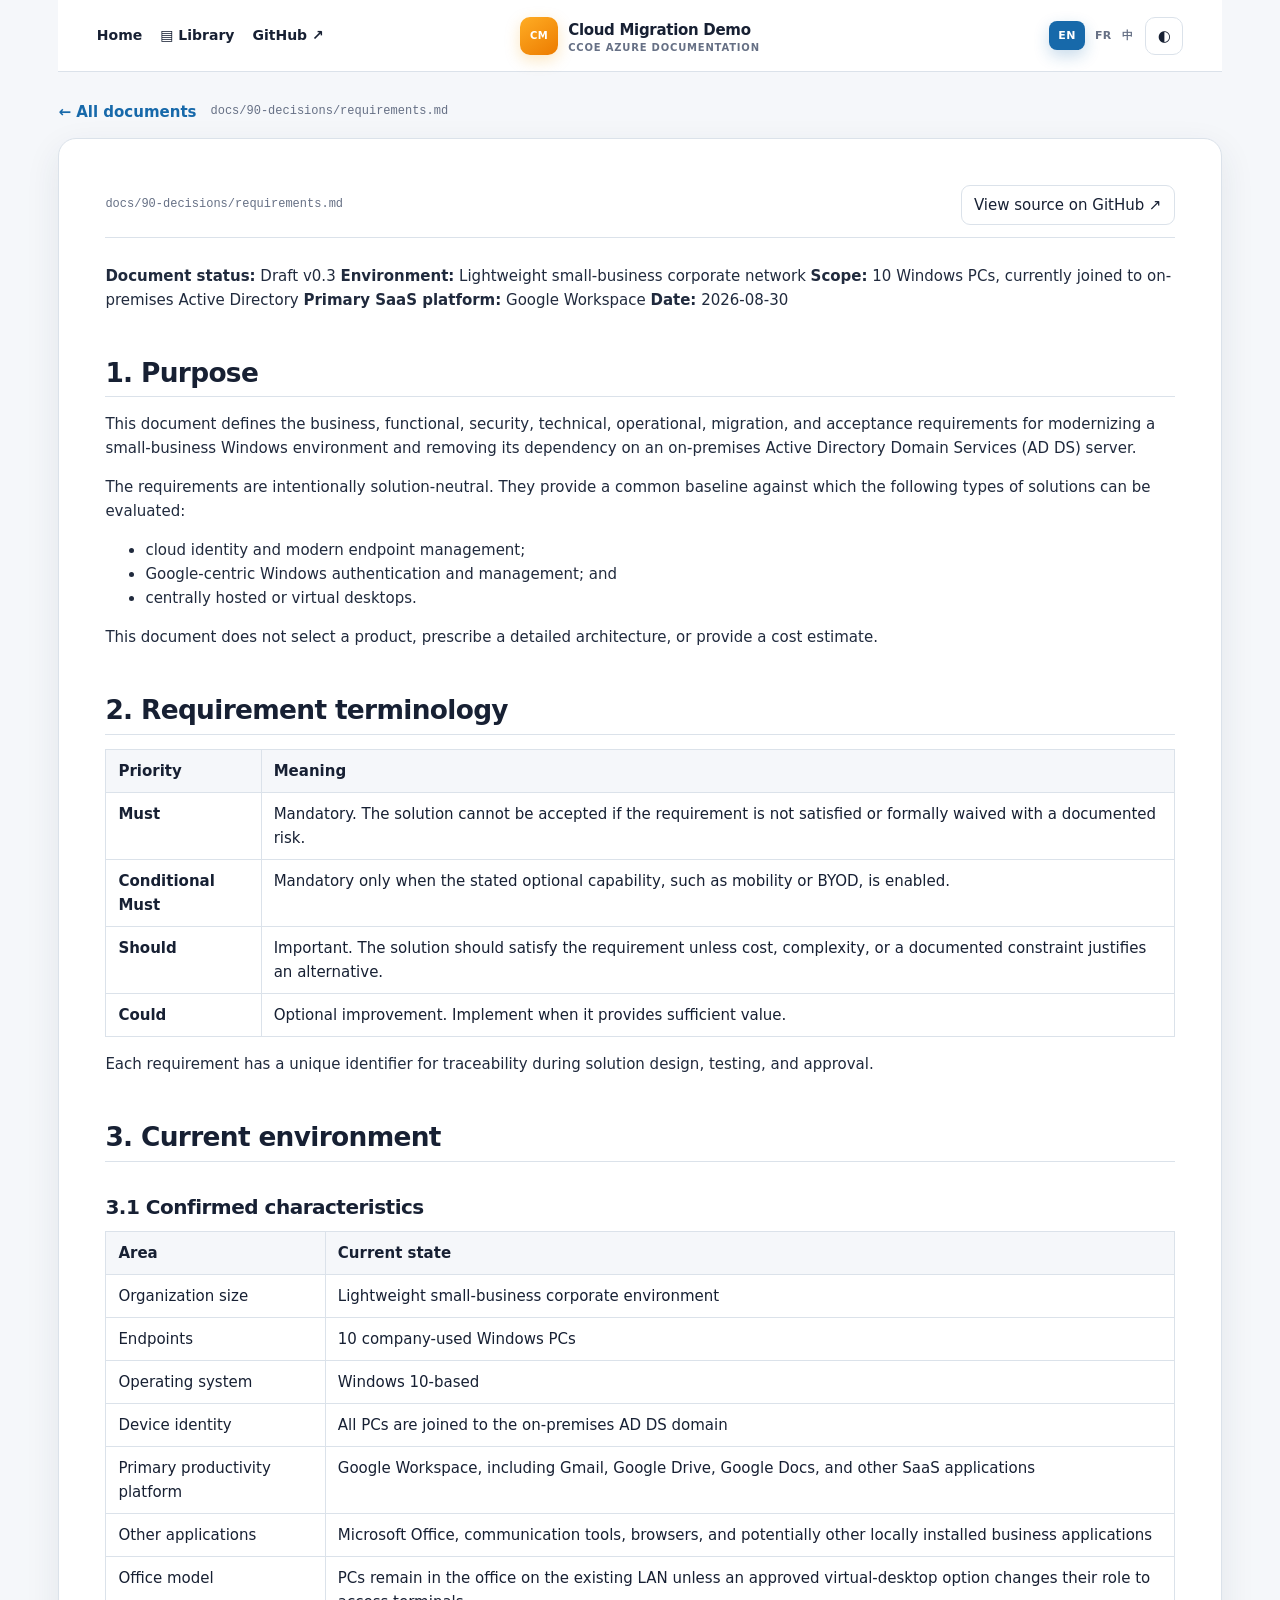
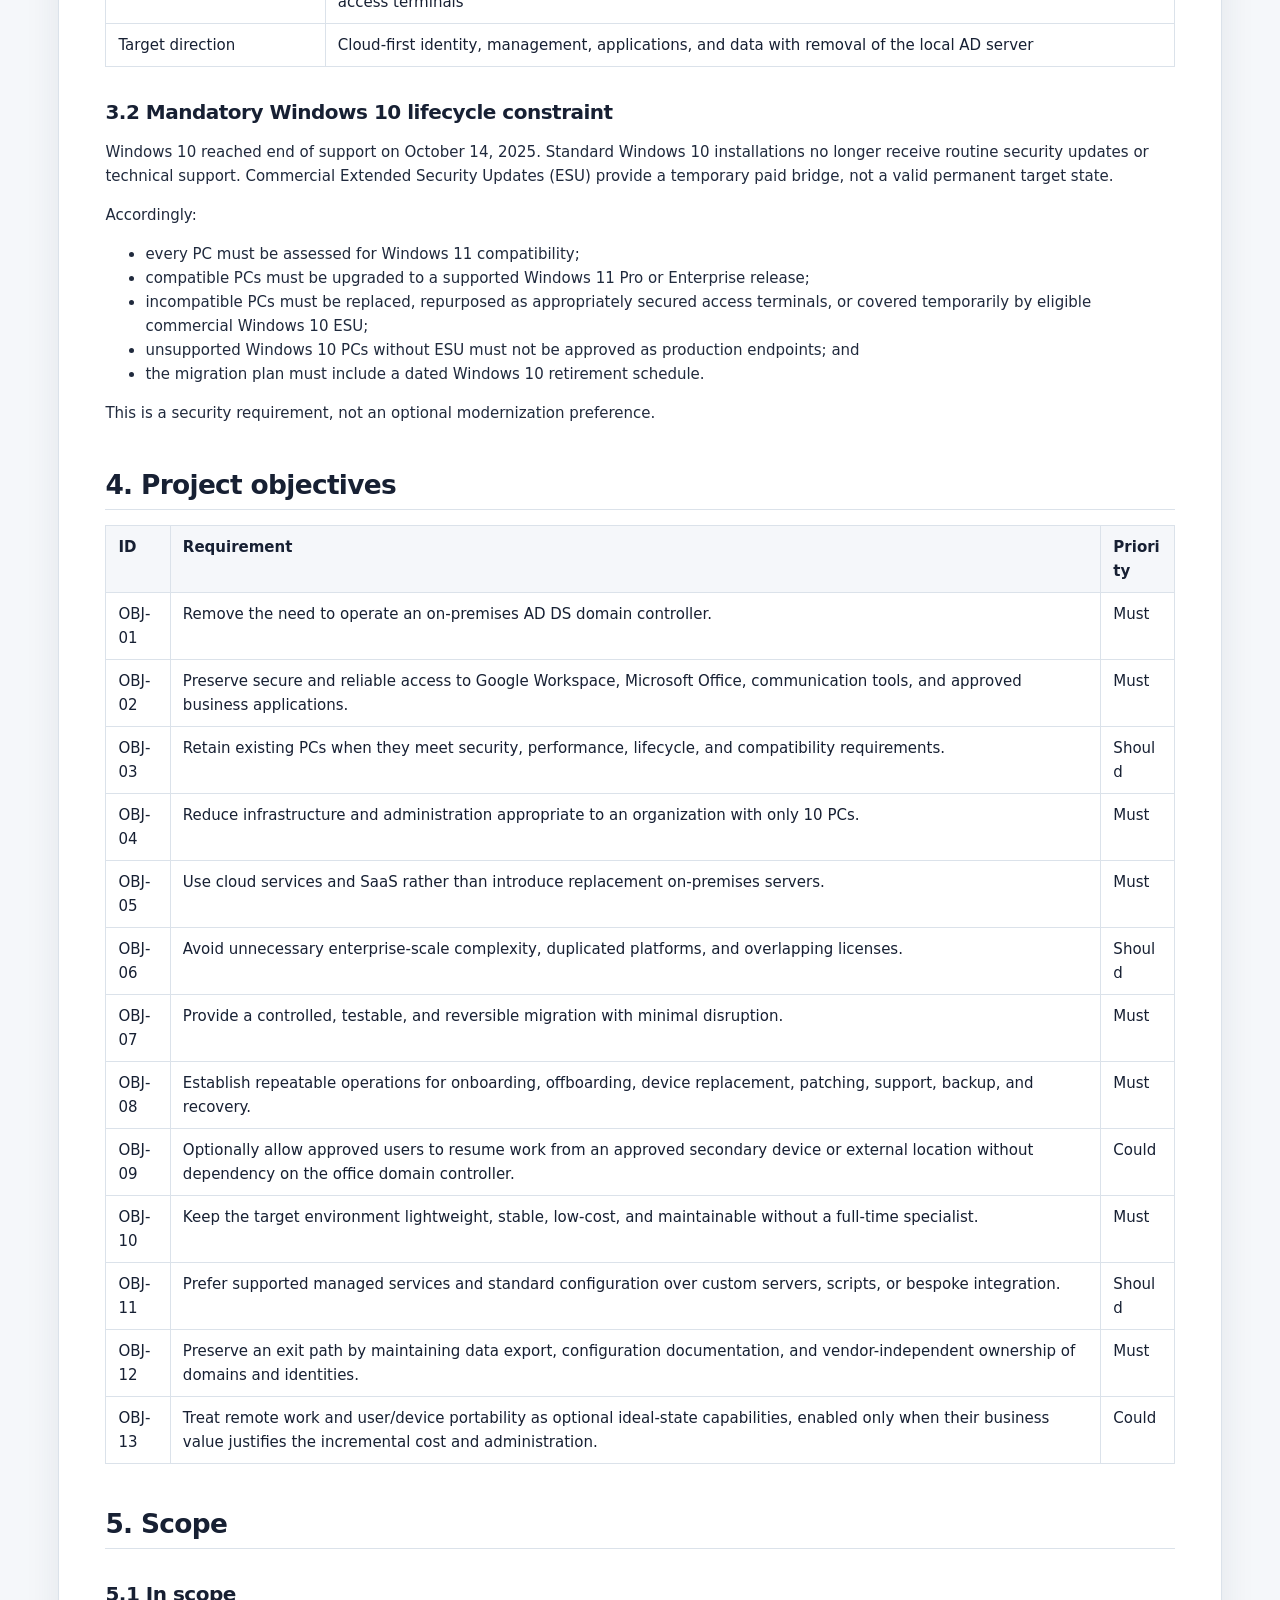
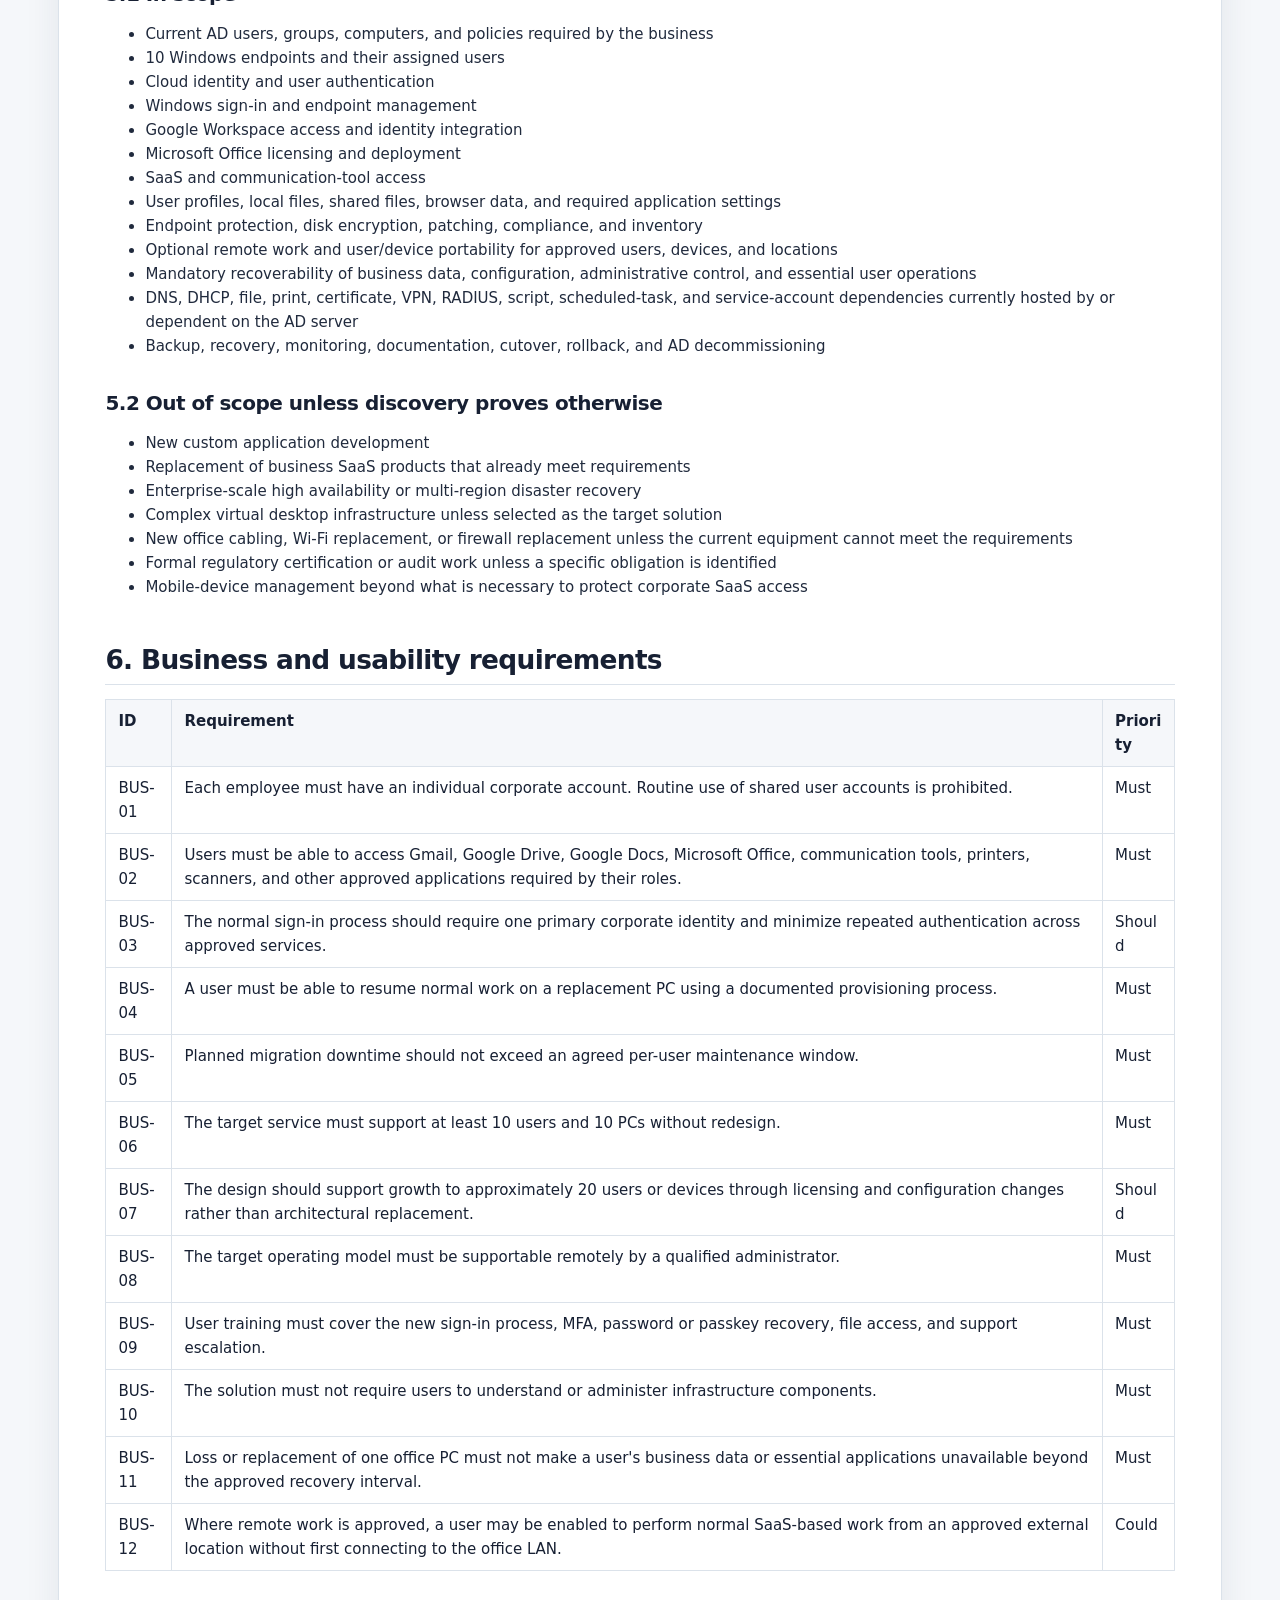
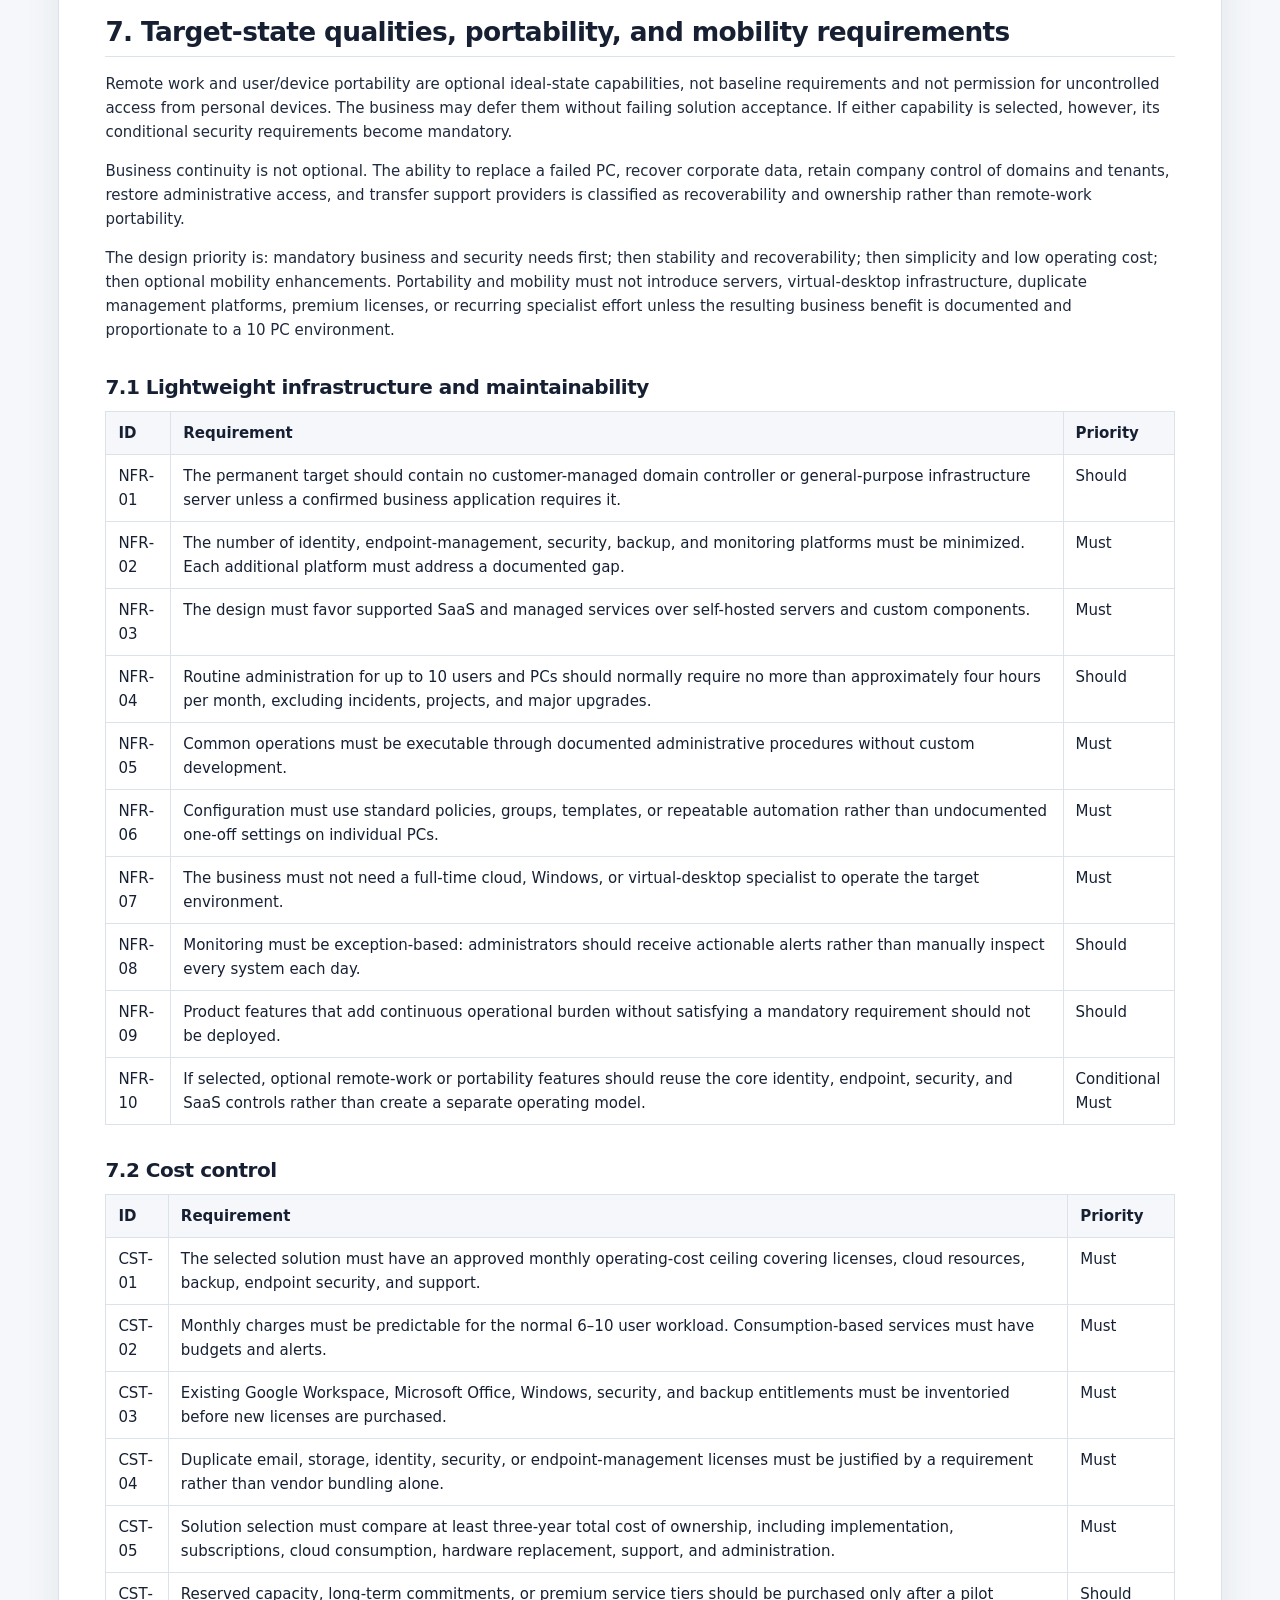
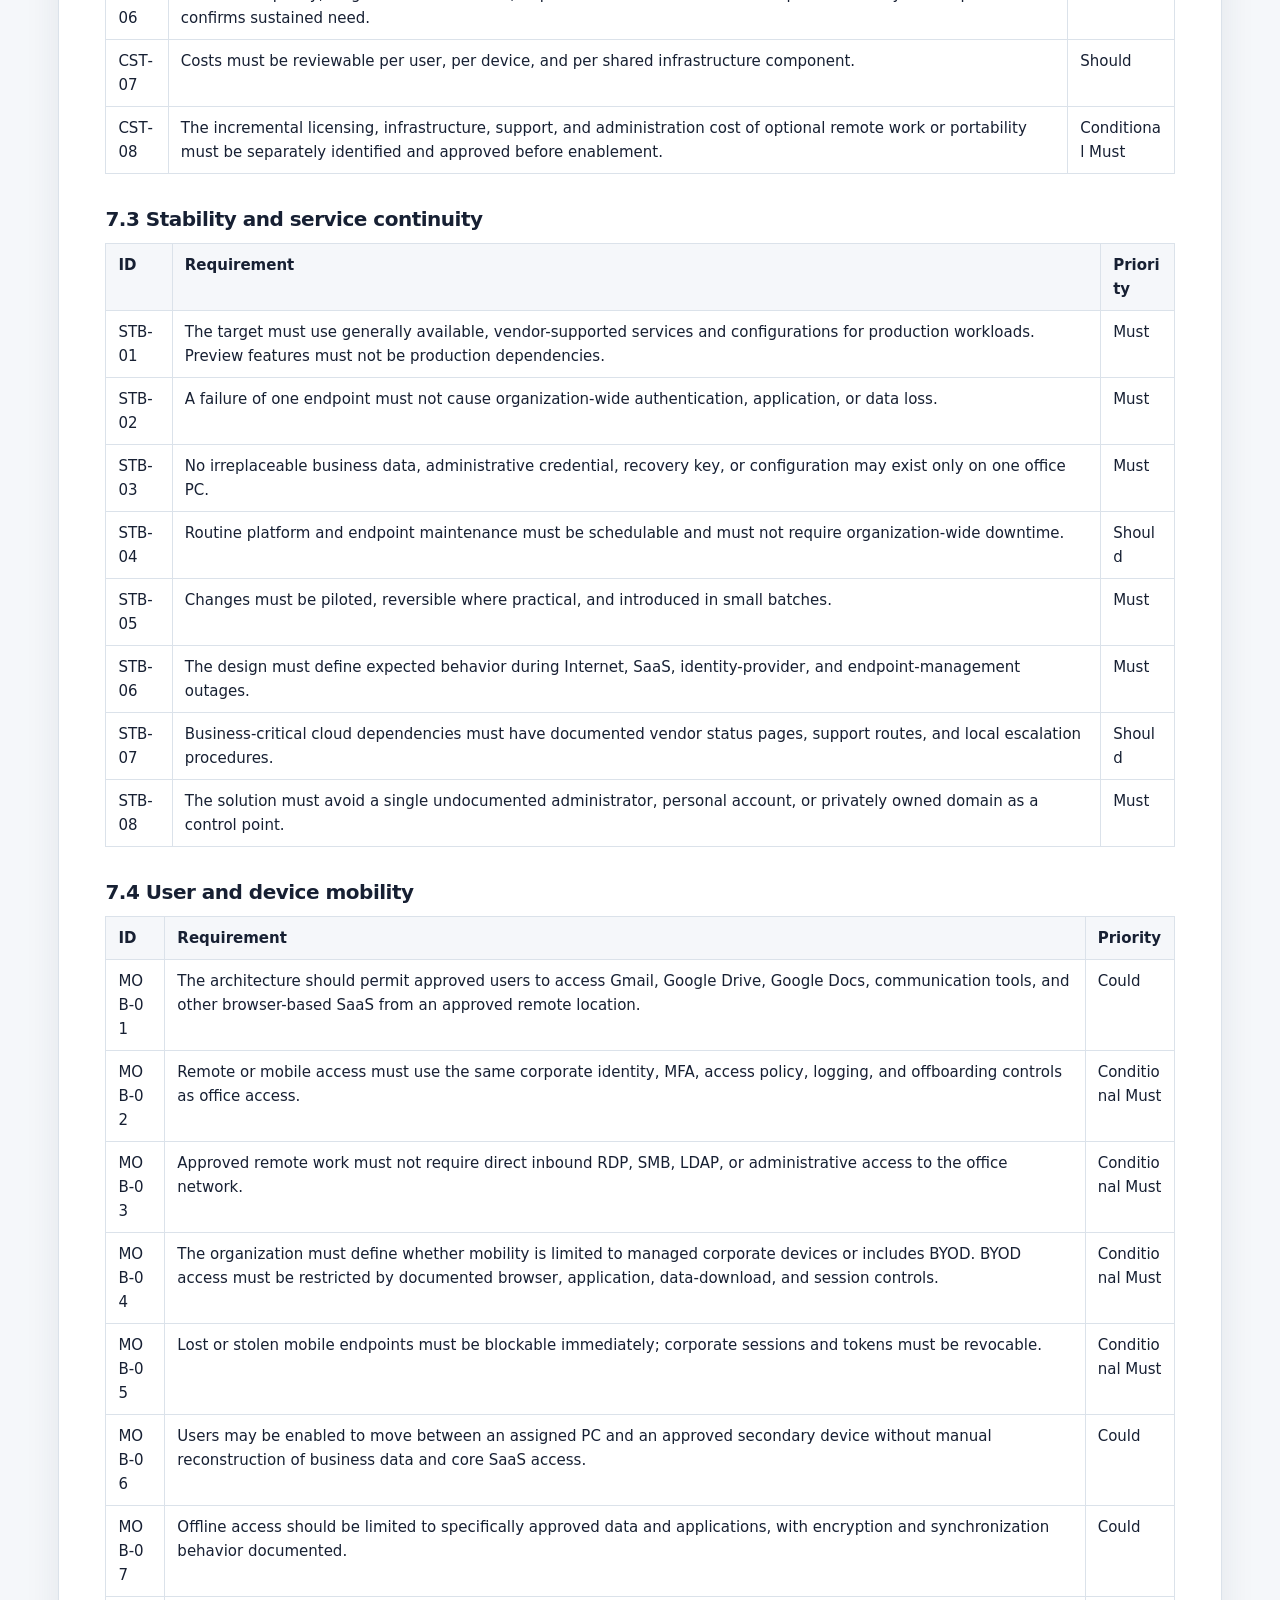
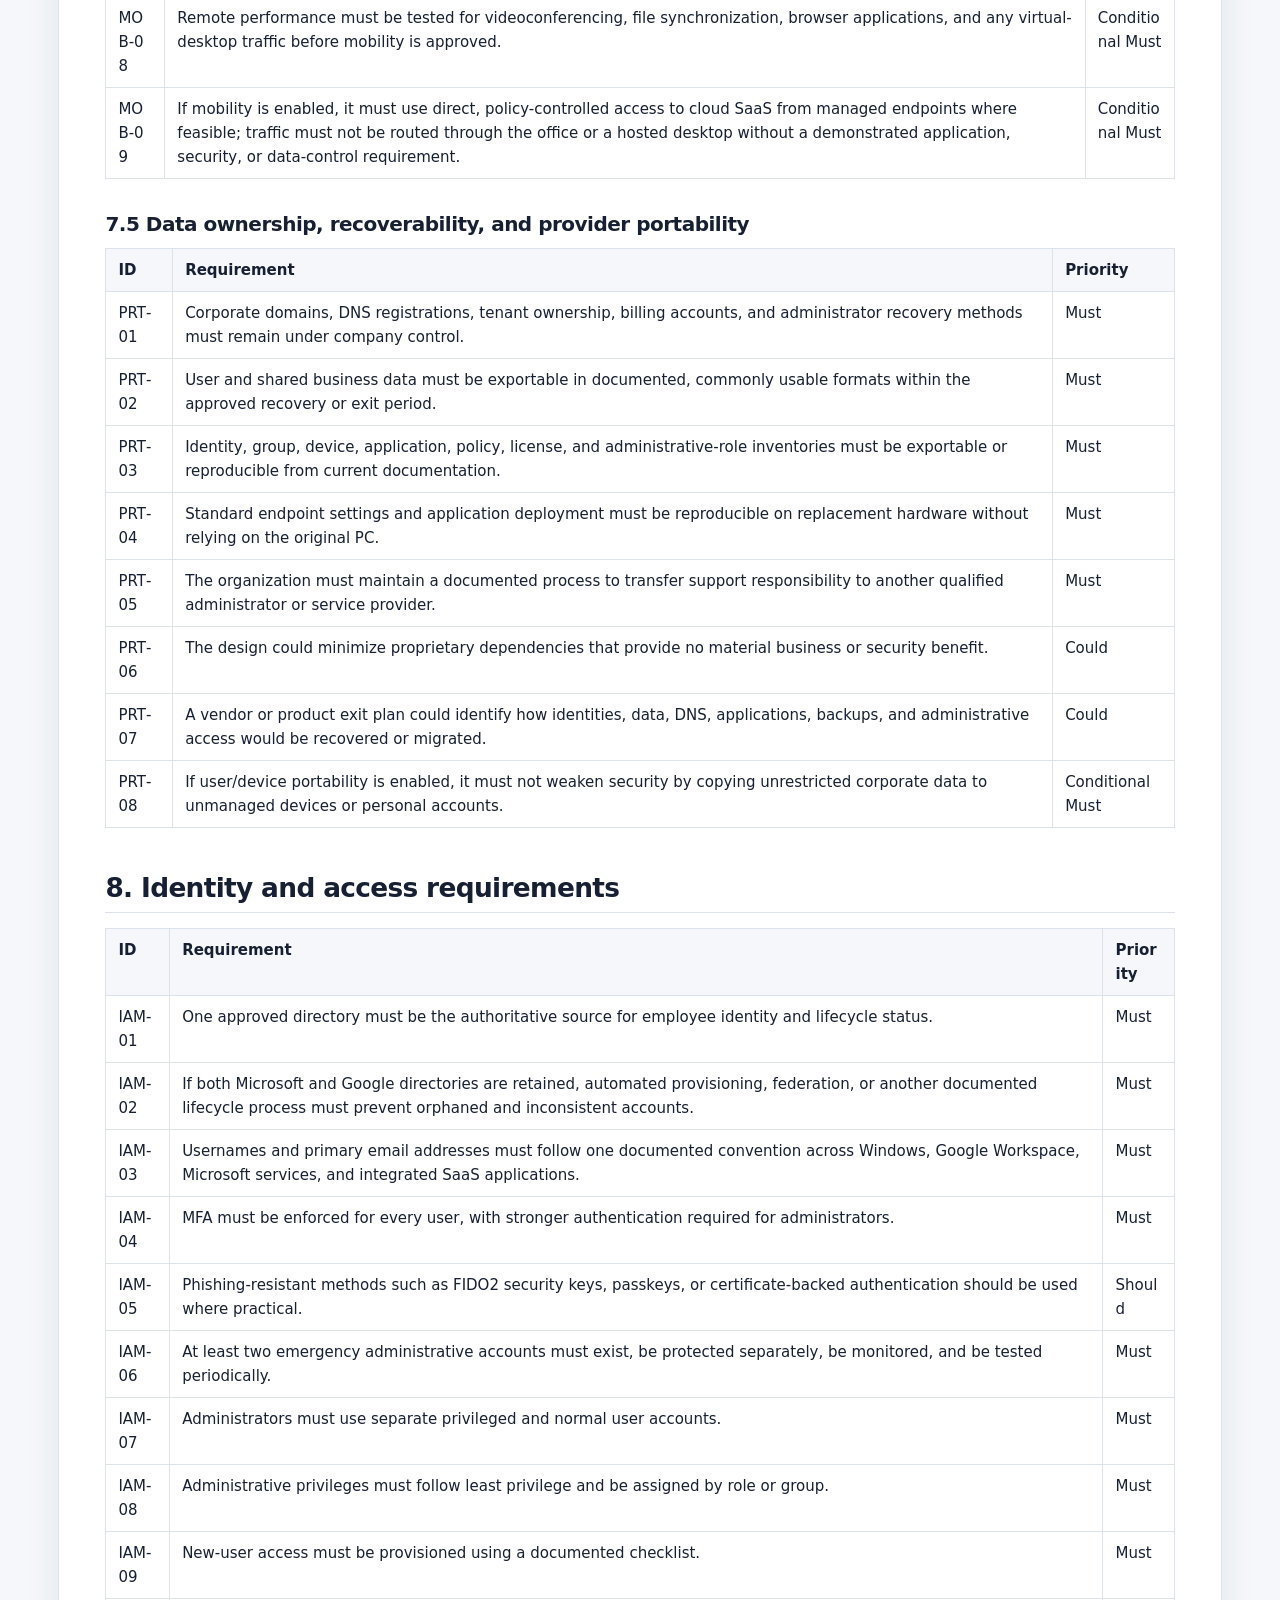
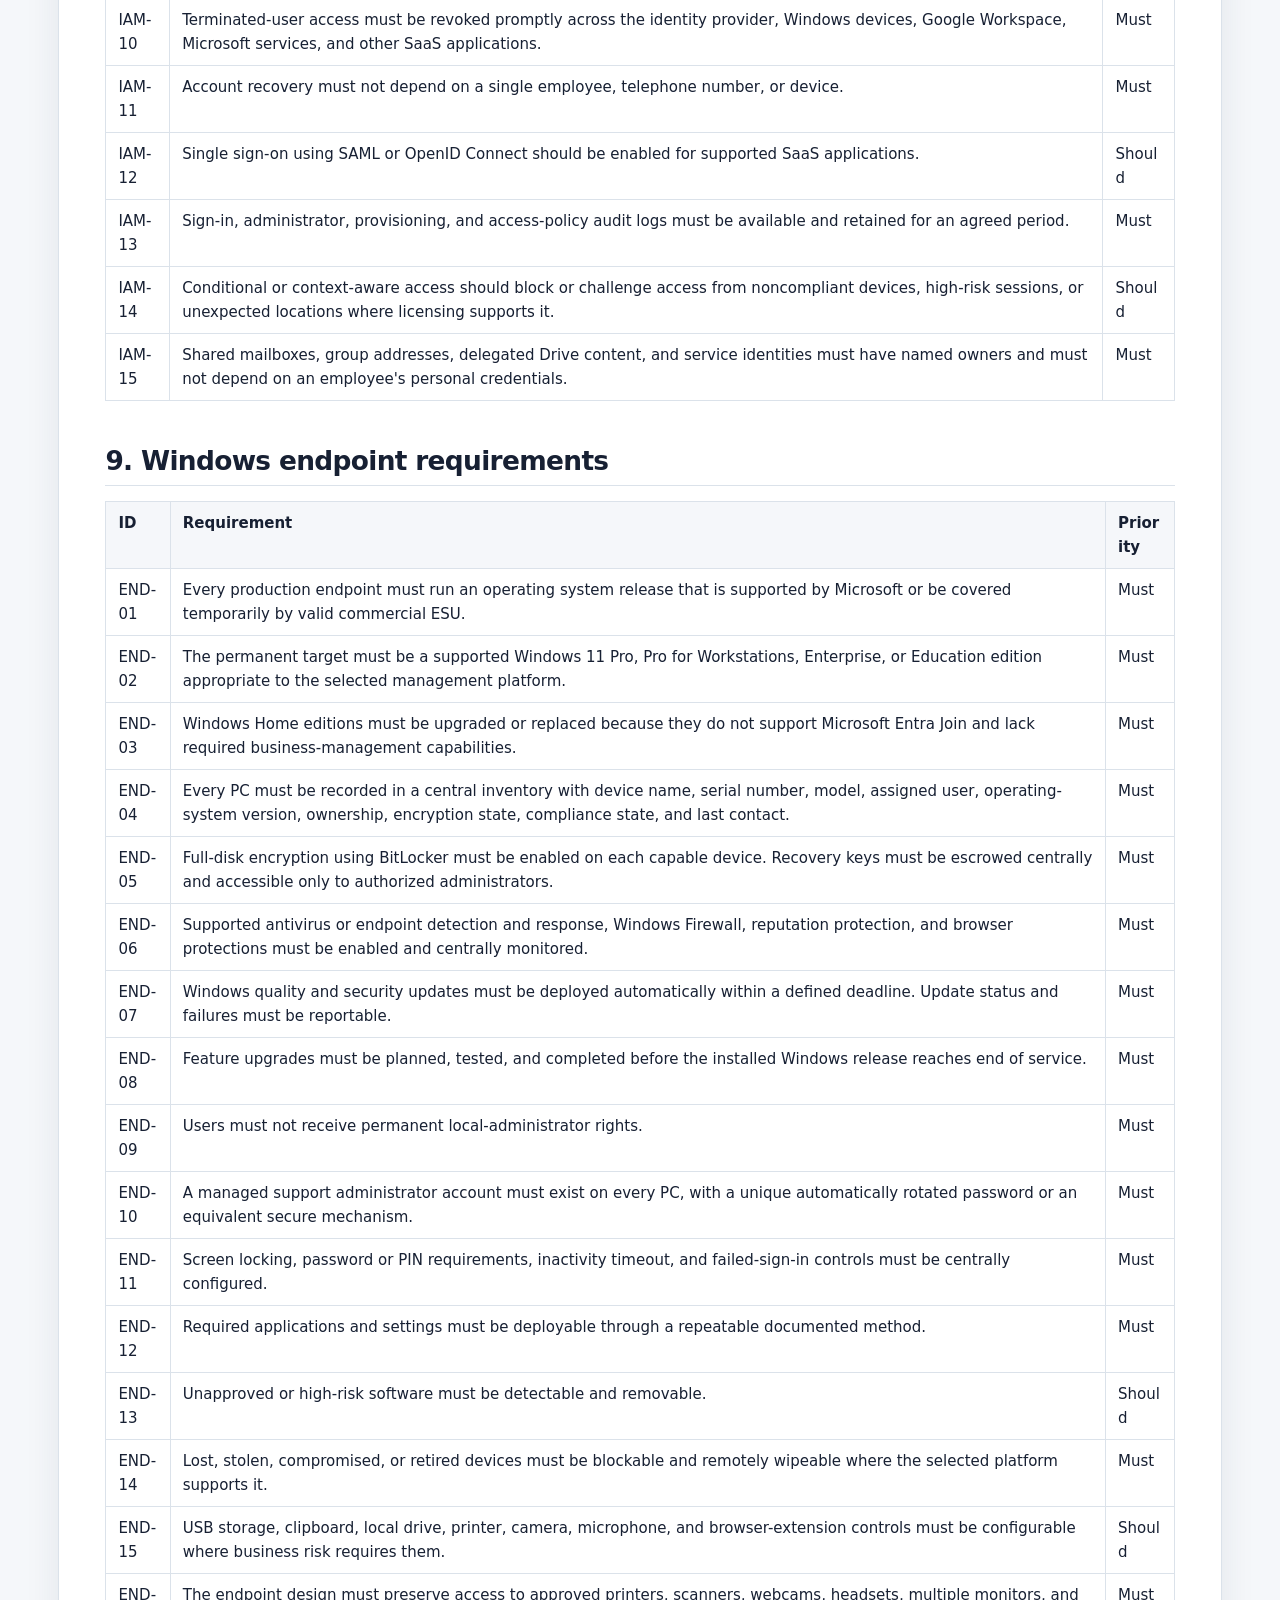
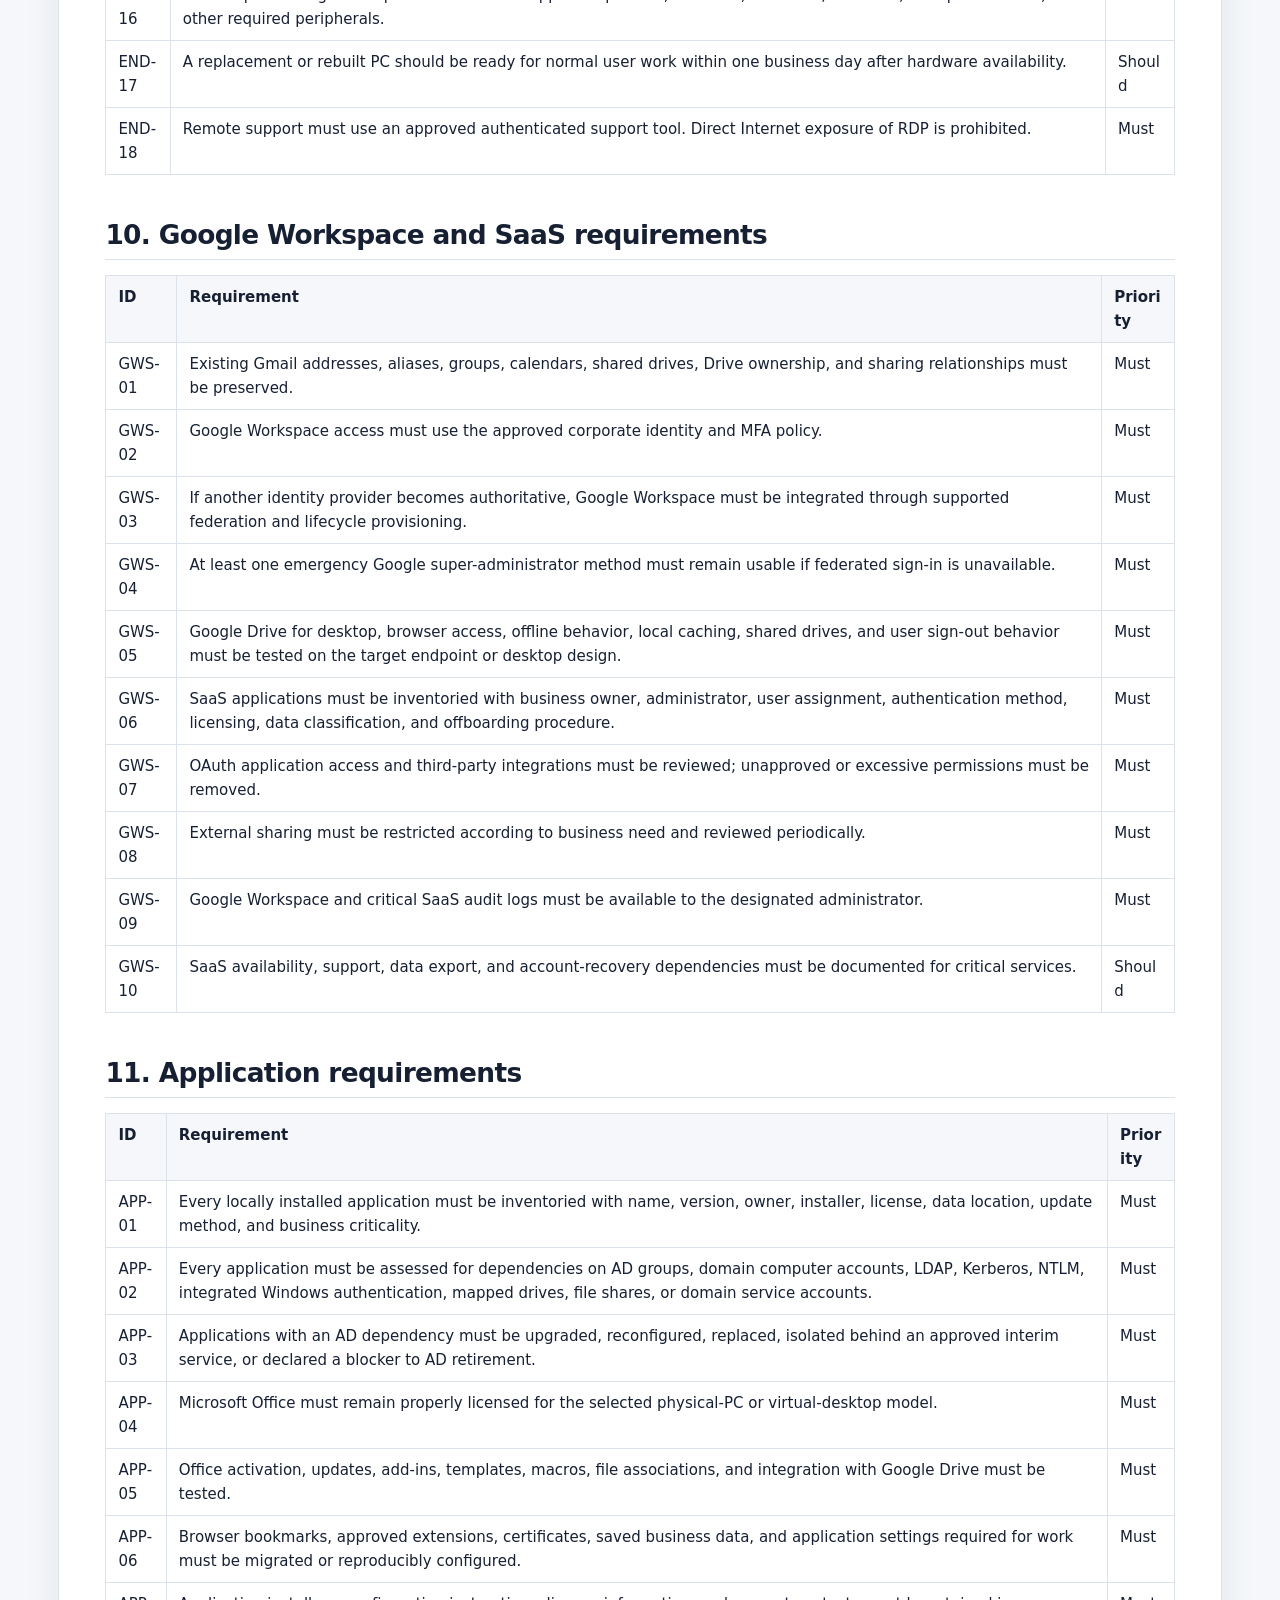
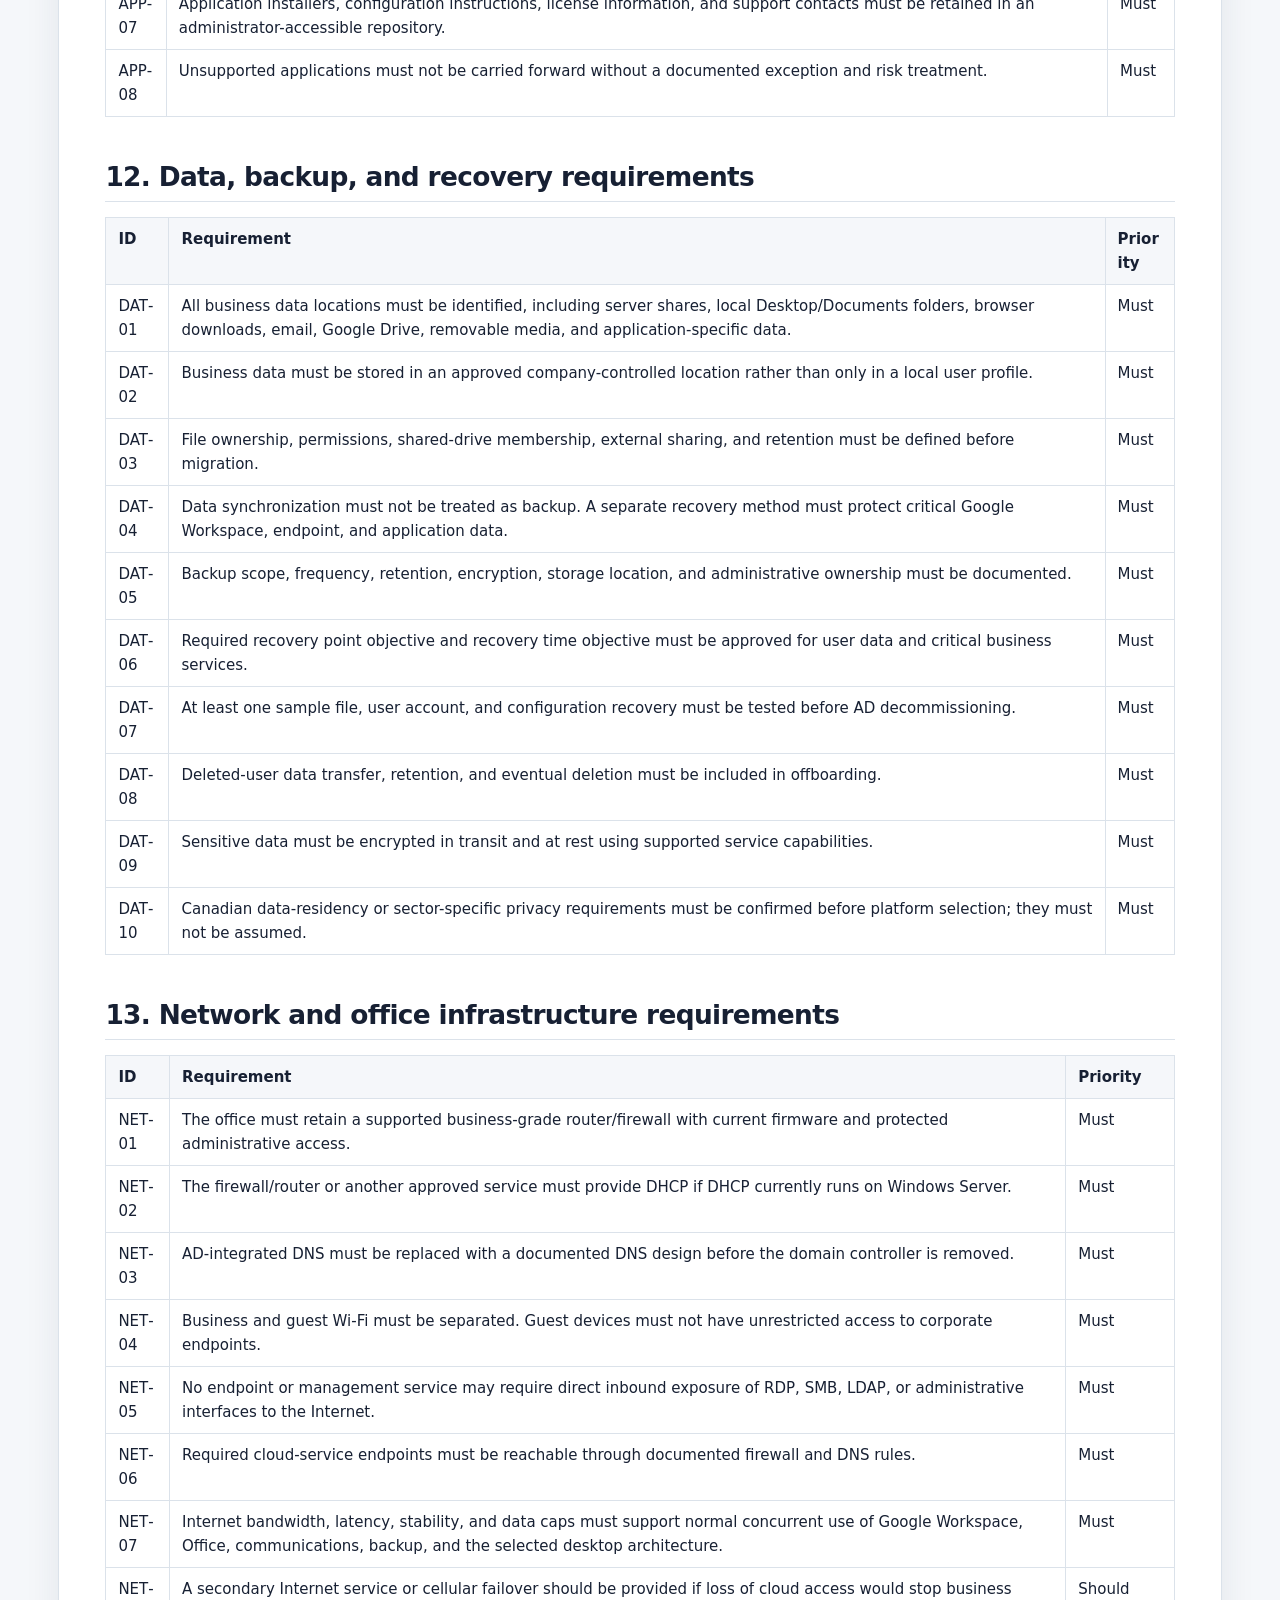
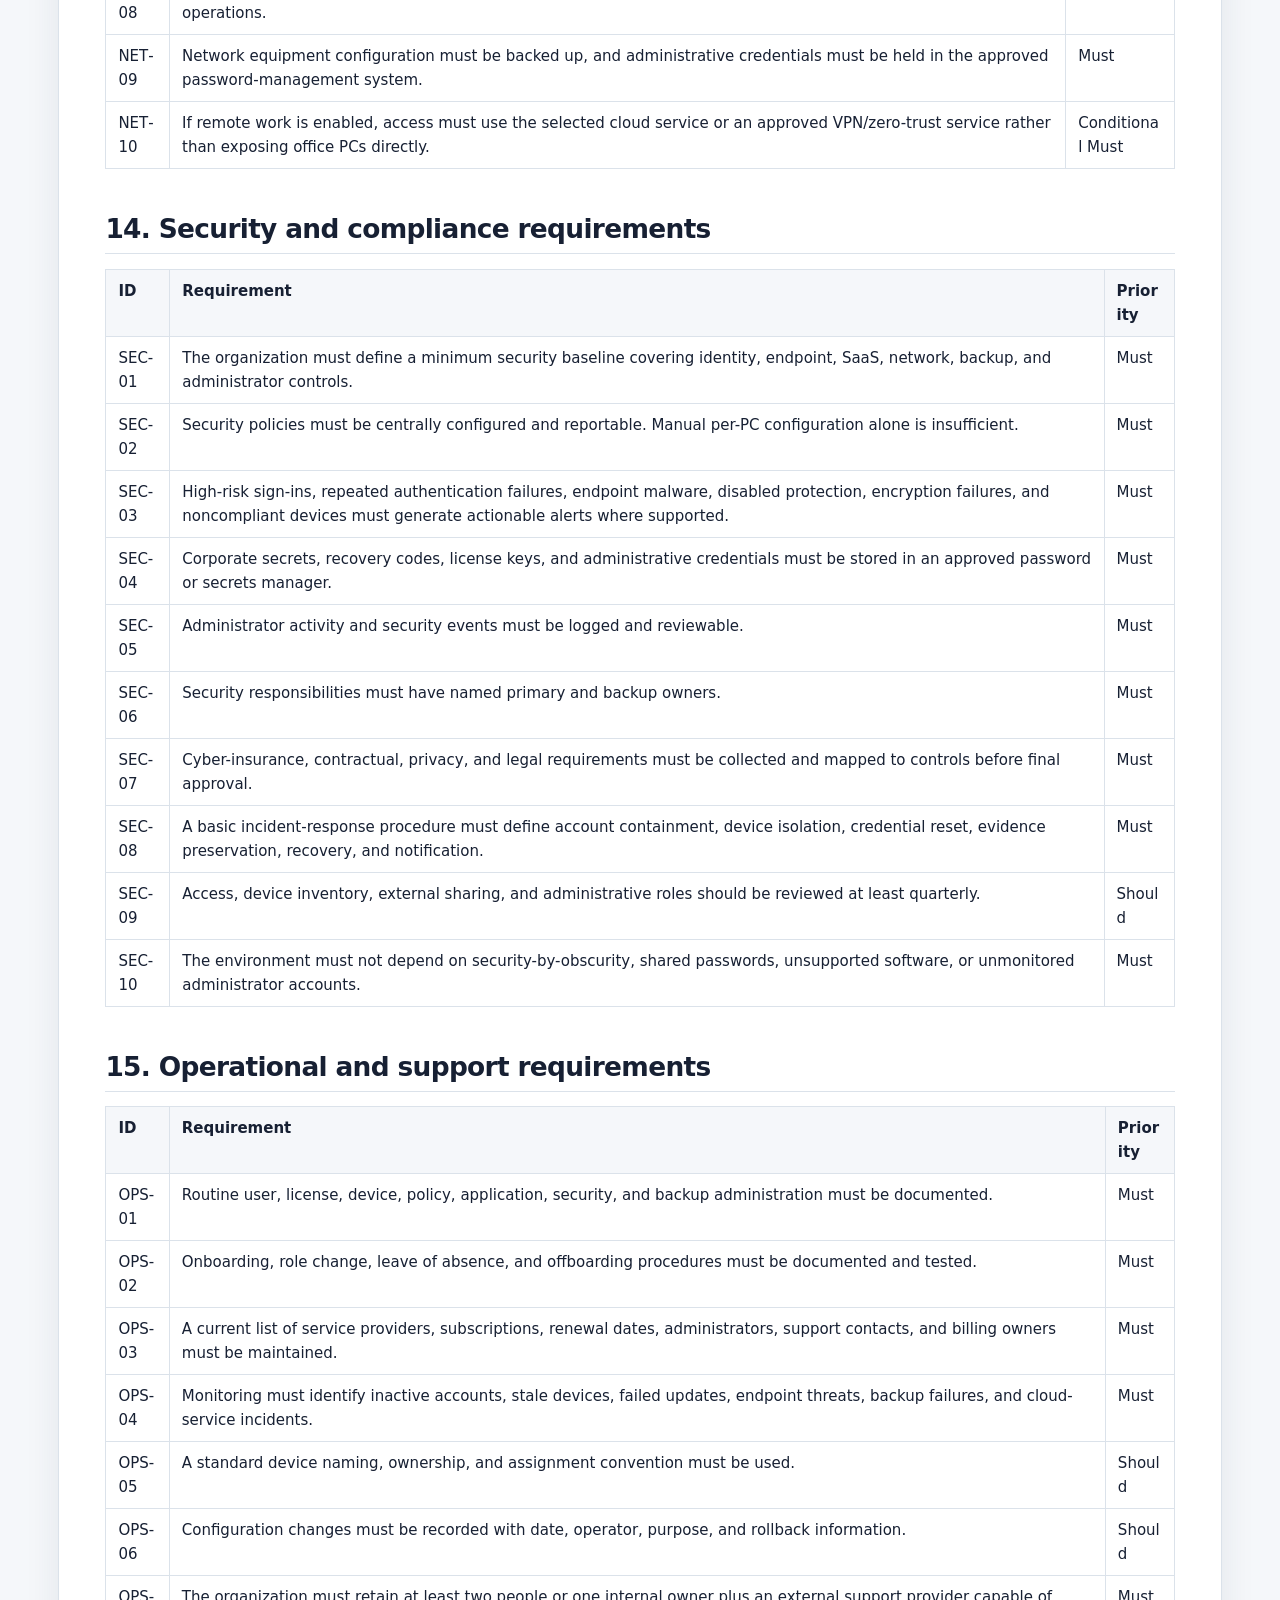
<file: docs/90-decisions/requirements.html>
<!doctype html>
<html lang="en">
<head>
  <!-- GENERATED_DOCUMENTATION_SITE -->
  <meta charset="utf-8">
  <meta name="viewport" content="width=device-width, initial-scale=1">
  <meta name="description" content="Architecture and requirements guidance for moving a small-business Windows environment from on-premises Active Directory to cloud-native identity, endpoint, and desktop services.">
  <meta name="color-scheme" content="light dark">
  <title>Small-Business Cloud Identity and Endpoint Requirements · Cloud Migration Demo</title>
  <link rel="stylesheet" href="../../styles.css?v=639257110262405759">
</head>
<body data-index-path="../../index.html">
  <header class="topbar">
    <nav class="global-nav" aria-label="Primary">
      <a href="https://andyxuan.ca/">Home</a>
      <a href="https://andyxuan.ca/docs/">▤ Library</a>
      <a href="https://github.com/andyxuan2010/cloud-migration-demo" target="_blank" rel="noopener">GitHub ↗</a>
    </nav>
    <a class="brand" href="../../index.html" aria-label="Documentation home">
      <span class="brand-mark" aria-hidden="true">CM</span>
      <span class="brand-text">Cloud Migration Demo <small>CCOE Azure documentation</small></span>
    </a>
    <div class="header-tools">
      <div class="language-switch" aria-label="Language selection">
        <span class="active" aria-current="true">EN</span>
        <span aria-disabled="true">FR</span>
        <span aria-disabled="true">中</span>
      </div>
      <button class="icon-button" id="themeButton" type="button" aria-label="Toggle dark mode" title="Toggle color theme">◐</button>
    </div>
  </header>

  <main class="reader-view">
  <div class="reader-navigation">
    <a class="back-button" href="../../index.html">← All documents</a>
    <span class="reader-path">docs/90-decisions/requirements.md</span>
  </div>
  <article class="reader">
    <div class="reader-tools">
      <span class="file-label">docs/90-decisions/requirements.md</span>
      <a class="github-link" href="https://github.com/andyxuan2010/cloud-migration-demo/blob/main/docs/90-decisions/requirements.md" target="_blank" rel="noopener">View source on GitHub ↗</a>
    </div>
    <div class="markdown-body">
    <p><strong>Document status:</strong> Draft v0.3 <strong>Environment:</strong> Lightweight small-business corporate network <strong>Scope:</strong> 10 Windows PCs, currently joined to on-premises Active Directory <strong>Primary SaaS platform:</strong> Google Workspace <strong>Date:</strong> 2026-08-30</p>
<h2>1. Purpose</h2>
<p>This document defines the business, functional, security, technical, operational, migration, and acceptance requirements for modernizing a small-business Windows environment and removing its dependency on an on-premises Active Directory Domain Services (AD DS) server.</p>
<p>The requirements are intentionally solution-neutral. They provide a common baseline against which the following types of solutions can be evaluated:</p>
<ul>
<li>cloud identity and modern endpoint management;</li>
<li>Google-centric Windows authentication and management; and</li>
<li>centrally hosted or virtual desktops.</li>
</ul>
<p>This document does not select a product, prescribe a detailed architecture, or provide a cost estimate.</p>
<h2>2. Requirement terminology</h2>
<table><thead><tr>
<th>Priority</th>
<th>Meaning</th>
</tr></thead><tbody>
<tr>
<td><strong>Must</strong></td>
<td>Mandatory. The solution cannot be accepted if the requirement is not satisfied or formally waived with a documented risk.</td>
</tr>
<tr>
<td><strong>Conditional Must</strong></td>
<td>Mandatory only when the stated optional capability, such as mobility or BYOD, is enabled.</td>
</tr>
<tr>
<td><strong>Should</strong></td>
<td>Important. The solution should satisfy the requirement unless cost, complexity, or a documented constraint justifies an alternative.</td>
</tr>
<tr>
<td><strong>Could</strong></td>
<td>Optional improvement. Implement when it provides sufficient value.</td>
</tr>
</tbody></table>
<p>Each requirement has a unique identifier for traceability during solution design, testing, and approval.</p>
<h2>3. Current environment</h2>
<h3>3.1 Confirmed characteristics</h3>
<table><thead><tr>
<th>Area</th>
<th>Current state</th>
</tr></thead><tbody>
<tr>
<td>Organization size</td>
<td>Lightweight small-business corporate environment</td>
</tr>
<tr>
<td>Endpoints</td>
<td>10 company-used Windows PCs</td>
</tr>
<tr>
<td>Operating system</td>
<td>Windows 10-based</td>
</tr>
<tr>
<td>Device identity</td>
<td>All PCs are joined to the on-premises AD DS domain</td>
</tr>
<tr>
<td>Primary productivity platform</td>
<td>Google Workspace, including Gmail, Google Drive, Google Docs, and other SaaS applications</td>
</tr>
<tr>
<td>Other applications</td>
<td>Microsoft Office, communication tools, browsers, and potentially other locally installed business applications</td>
</tr>
<tr>
<td>Office model</td>
<td>PCs remain in the office on the existing LAN unless an approved virtual-desktop option changes their role to access terminals</td>
</tr>
<tr>
<td>Target direction</td>
<td>Cloud-first identity, management, applications, and data with removal of the local AD server</td>
</tr>
</tbody></table>
<h3>3.2 Mandatory Windows 10 lifecycle constraint</h3>
<p>Windows 10 reached end of support on October 14, 2025. Standard Windows 10 installations no longer receive routine security updates or technical support. Commercial Extended Security Updates (ESU) provide a temporary paid bridge, not a valid permanent target state.</p>
<p>Accordingly:</p>
<ul>
<li>every PC must be assessed for Windows 11 compatibility;</li>
<li>compatible PCs must be upgraded to a supported Windows 11 Pro or Enterprise release;</li>
<li>incompatible PCs must be replaced, repurposed as appropriately secured access terminals, or covered temporarily by eligible commercial Windows 10 ESU;</li>
<li>unsupported Windows 10 PCs without ESU must not be approved as production endpoints; and</li>
<li>the migration plan must include a dated Windows 10 retirement schedule.</li>
</ul>
<p>This is a security requirement, not an optional modernization preference.</p>
<h2>4. Project objectives</h2>
<table><thead><tr>
<th>ID</th>
<th>Requirement</th>
<th>Priority</th>
</tr></thead><tbody>
<tr>
<td>OBJ‑01</td>
<td>Remove the need to operate an on-premises AD DS domain controller.</td>
<td>Must</td>
</tr>
<tr>
<td>OBJ‑02</td>
<td>Preserve secure and reliable access to Google Workspace, Microsoft Office, communication tools, and approved business applications.</td>
<td>Must</td>
</tr>
<tr>
<td>OBJ‑03</td>
<td>Retain existing PCs when they meet security, performance, lifecycle, and compatibility requirements.</td>
<td>Should</td>
</tr>
<tr>
<td>OBJ‑04</td>
<td>Reduce infrastructure and administration appropriate to an organization with only 10 PCs.</td>
<td>Must</td>
</tr>
<tr>
<td>OBJ‑05</td>
<td>Use cloud services and SaaS rather than introduce replacement on-premises servers.</td>
<td>Must</td>
</tr>
<tr>
<td>OBJ‑06</td>
<td>Avoid unnecessary enterprise-scale complexity, duplicated platforms, and overlapping licenses.</td>
<td>Should</td>
</tr>
<tr>
<td>OBJ‑07</td>
<td>Provide a controlled, testable, and reversible migration with minimal disruption.</td>
<td>Must</td>
</tr>
<tr>
<td>OBJ‑08</td>
<td>Establish repeatable operations for onboarding, offboarding, device replacement, patching, support, backup, and recovery.</td>
<td>Must</td>
</tr>
<tr>
<td>OBJ‑09</td>
<td>Optionally allow approved users to resume work from an approved secondary device or external location without dependency on the office domain controller.</td>
<td>Could</td>
</tr>
<tr>
<td>OBJ‑10</td>
<td>Keep the target environment lightweight, stable, low-cost, and maintainable without a full-time specialist.</td>
<td>Must</td>
</tr>
<tr>
<td>OBJ‑11</td>
<td>Prefer supported managed services and standard configuration over custom servers, scripts, or bespoke integration.</td>
<td>Should</td>
</tr>
<tr>
<td>OBJ‑12</td>
<td>Preserve an exit path by maintaining data export, configuration documentation, and vendor-independent ownership of domains and identities.</td>
<td>Must</td>
</tr>
<tr>
<td>OBJ‑13</td>
<td>Treat remote work and user/device portability as optional ideal-state capabilities, enabled only when their business value justifies the incremental cost and administration.</td>
<td>Could</td>
</tr>
</tbody></table>
<h2>5. Scope</h2>
<h3>5.1 In scope</h3>
<ul>
<li>Current AD users, groups, computers, and policies required by the business</li>
<li>10 Windows endpoints and their assigned users</li>
<li>Cloud identity and user authentication</li>
<li>Windows sign-in and endpoint management</li>
<li>Google Workspace access and identity integration</li>
<li>Microsoft Office licensing and deployment</li>
<li>SaaS and communication-tool access</li>
<li>User profiles, local files, shared files, browser data, and required application settings</li>
<li>Endpoint protection, disk encryption, patching, compliance, and inventory</li>
<li>Optional remote work and user/device portability for approved users, devices, and locations</li>
<li>Mandatory recoverability of business data, configuration, administrative control, and essential user operations</li>
<li>DNS, DHCP, file, print, certificate, VPN, RADIUS, script, scheduled-task, and service-account dependencies currently hosted by or dependent on the AD server</li>
<li>Backup, recovery, monitoring, documentation, cutover, rollback, and AD decommissioning</li>
</ul>
<h3>5.2 Out of scope unless discovery proves otherwise</h3>
<ul>
<li>New custom application development</li>
<li>Replacement of business SaaS products that already meet requirements</li>
<li>Enterprise-scale high availability or multi-region disaster recovery</li>
<li>Complex virtual desktop infrastructure unless selected as the target solution</li>
<li>New office cabling, Wi-Fi replacement, or firewall replacement unless the current equipment cannot meet the requirements</li>
<li>Formal regulatory certification or audit work unless a specific obligation is identified</li>
<li>Mobile-device management beyond what is necessary to protect corporate SaaS access</li>
</ul>
<h2>6. Business and usability requirements</h2>
<table><thead><tr>
<th>ID</th>
<th>Requirement</th>
<th>Priority</th>
</tr></thead><tbody>
<tr>
<td>BUS‑01</td>
<td>Each employee must have an individual corporate account. Routine use of shared user accounts is prohibited.</td>
<td>Must</td>
</tr>
<tr>
<td>BUS‑02</td>
<td>Users must be able to access Gmail, Google Drive, Google Docs, Microsoft Office, communication tools, printers, scanners, and other approved applications required by their roles.</td>
<td>Must</td>
</tr>
<tr>
<td>BUS‑03</td>
<td>The normal sign-in process should require one primary corporate identity and minimize repeated authentication across approved services.</td>
<td>Should</td>
</tr>
<tr>
<td>BUS‑04</td>
<td>A user must be able to resume normal work on a replacement PC using a documented provisioning process.</td>
<td>Must</td>
</tr>
<tr>
<td>BUS‑05</td>
<td>Planned migration downtime should not exceed an agreed per-user maintenance window.</td>
<td>Must</td>
</tr>
<tr>
<td>BUS‑06</td>
<td>The target service must support at least 10 users and 10 PCs without redesign.</td>
<td>Must</td>
</tr>
<tr>
<td>BUS‑07</td>
<td>The design should support growth to approximately 20 users or devices through licensing and configuration changes rather than architectural replacement.</td>
<td>Should</td>
</tr>
<tr>
<td>BUS‑08</td>
<td>The target operating model must be supportable remotely by a qualified administrator.</td>
<td>Must</td>
</tr>
<tr>
<td>BUS‑09</td>
<td>User training must cover the new sign-in process, MFA, password or passkey recovery, file access, and support escalation.</td>
<td>Must</td>
</tr>
<tr>
<td>BUS‑10</td>
<td>The solution must not require users to understand or administer infrastructure components.</td>
<td>Must</td>
</tr>
<tr>
<td>BUS‑11</td>
<td>Loss or replacement of one office PC must not make a user&#39;s business data or essential applications unavailable beyond the approved recovery interval.</td>
<td>Must</td>
</tr>
<tr>
<td>BUS‑12</td>
<td>Where remote work is approved, a user may be enabled to perform normal SaaS-based work from an approved external location without first connecting to the office LAN.</td>
<td>Could</td>
</tr>
</tbody></table>
<h2>7. Target-state qualities, portability, and mobility requirements</h2>
<p>Remote work and user/device portability are optional ideal-state capabilities, not baseline requirements and not permission for uncontrolled access from personal devices. The business may defer them without failing solution acceptance. If either capability is selected, however, its conditional security requirements become mandatory.</p>
<p>Business continuity is not optional. The ability to replace a failed PC, recover corporate data, retain company control of domains and tenants, restore administrative access, and transfer support providers is classified as recoverability and ownership rather than remote-work portability.</p>
<p>The design priority is: mandatory business and security needs first; then stability and recoverability; then simplicity and low operating cost; then optional mobility enhancements. Portability and mobility must not introduce servers, virtual-desktop infrastructure, duplicate management platforms, premium licenses, or recurring specialist effort unless the resulting business benefit is documented and proportionate to a 10 PC environment.</p>
<h3>7.1 Lightweight infrastructure and maintainability</h3>
<table><thead><tr>
<th>ID</th>
<th>Requirement</th>
<th>Priority</th>
</tr></thead><tbody>
<tr>
<td>NFR‑01</td>
<td>The permanent target should contain no customer-managed domain controller or general-purpose infrastructure server unless a confirmed business application requires it.</td>
<td>Should</td>
</tr>
<tr>
<td>NFR‑02</td>
<td>The number of identity, endpoint-management, security, backup, and monitoring platforms must be minimized. Each additional platform must address a documented gap.</td>
<td>Must</td>
</tr>
<tr>
<td>NFR‑03</td>
<td>The design must favor supported SaaS and managed services over self-hosted servers and custom components.</td>
<td>Must</td>
</tr>
<tr>
<td>NFR‑04</td>
<td>Routine administration for up to 10 users and PCs should normally require no more than approximately four hours per month, excluding incidents, projects, and major upgrades.</td>
<td>Should</td>
</tr>
<tr>
<td>NFR‑05</td>
<td>Common operations must be executable through documented administrative procedures without custom development.</td>
<td>Must</td>
</tr>
<tr>
<td>NFR‑06</td>
<td>Configuration must use standard policies, groups, templates, or repeatable automation rather than undocumented one-off settings on individual PCs.</td>
<td>Must</td>
</tr>
<tr>
<td>NFR‑07</td>
<td>The business must not need a full-time cloud, Windows, or virtual-desktop specialist to operate the target environment.</td>
<td>Must</td>
</tr>
<tr>
<td>NFR‑08</td>
<td>Monitoring must be exception-based: administrators should receive actionable alerts rather than manually inspect every system each day.</td>
<td>Should</td>
</tr>
<tr>
<td>NFR‑09</td>
<td>Product features that add continuous operational burden without satisfying a mandatory requirement should not be deployed.</td>
<td>Should</td>
</tr>
<tr>
<td>NFR‑10</td>
<td>If selected, optional remote-work or portability features should reuse the core identity, endpoint, security, and SaaS controls rather than create a separate operating model.</td>
<td>Conditional Must</td>
</tr>
</tbody></table>
<h3>7.2 Cost control</h3>
<table><thead><tr>
<th>ID</th>
<th>Requirement</th>
<th>Priority</th>
</tr></thead><tbody>
<tr>
<td>CST‑01</td>
<td>The selected solution must have an approved monthly operating-cost ceiling covering licenses, cloud resources, backup, endpoint security, and support.</td>
<td>Must</td>
</tr>
<tr>
<td>CST‑02</td>
<td>Monthly charges must be predictable for the normal 6–10 user workload. Consumption-based services must have budgets and alerts.</td>
<td>Must</td>
</tr>
<tr>
<td>CST‑03</td>
<td>Existing Google Workspace, Microsoft Office, Windows, security, and backup entitlements must be inventoried before new licenses are purchased.</td>
<td>Must</td>
</tr>
<tr>
<td>CST‑04</td>
<td>Duplicate email, storage, identity, security, or endpoint-management licenses must be justified by a requirement rather than vendor bundling alone.</td>
<td>Must</td>
</tr>
<tr>
<td>CST‑05</td>
<td>Solution selection must compare at least three-year total cost of ownership, including implementation, subscriptions, cloud consumption, hardware replacement, support, and administration.</td>
<td>Must</td>
</tr>
<tr>
<td>CST‑06</td>
<td>Reserved capacity, long-term commitments, or premium service tiers should be purchased only after a pilot confirms sustained need.</td>
<td>Should</td>
</tr>
<tr>
<td>CST‑07</td>
<td>Costs must be reviewable per user, per device, and per shared infrastructure component.</td>
<td>Should</td>
</tr>
<tr>
<td>CST‑08</td>
<td>The incremental licensing, infrastructure, support, and administration cost of optional remote work or portability must be separately identified and approved before enablement.</td>
<td>Conditional Must</td>
</tr>
</tbody></table>
<h3>7.3 Stability and service continuity</h3>
<table><thead><tr>
<th>ID</th>
<th>Requirement</th>
<th>Priority</th>
</tr></thead><tbody>
<tr>
<td>STB‑01</td>
<td>The target must use generally available, vendor-supported services and configurations for production workloads. Preview features must not be production dependencies.</td>
<td>Must</td>
</tr>
<tr>
<td>STB‑02</td>
<td>A failure of one endpoint must not cause organization-wide authentication, application, or data loss.</td>
<td>Must</td>
</tr>
<tr>
<td>STB‑03</td>
<td>No irreplaceable business data, administrative credential, recovery key, or configuration may exist only on one office PC.</td>
<td>Must</td>
</tr>
<tr>
<td>STB‑04</td>
<td>Routine platform and endpoint maintenance must be schedulable and must not require organization-wide downtime.</td>
<td>Should</td>
</tr>
<tr>
<td>STB‑05</td>
<td>Changes must be piloted, reversible where practical, and introduced in small batches.</td>
<td>Must</td>
</tr>
<tr>
<td>STB‑06</td>
<td>The design must define expected behavior during Internet, SaaS, identity-provider, and endpoint-management outages.</td>
<td>Must</td>
</tr>
<tr>
<td>STB‑07</td>
<td>Business-critical cloud dependencies must have documented vendor status pages, support routes, and local escalation procedures.</td>
<td>Should</td>
</tr>
<tr>
<td>STB‑08</td>
<td>The solution must avoid a single undocumented administrator, personal account, or privately owned domain as a control point.</td>
<td>Must</td>
</tr>
</tbody></table>
<h3>7.4 User and device mobility</h3>
<table><thead><tr>
<th>ID</th>
<th>Requirement</th>
<th>Priority</th>
</tr></thead><tbody>
<tr>
<td>MOB‑01</td>
<td>The architecture should permit approved users to access Gmail, Google Drive, Google Docs, communication tools, and other browser-based SaaS from an approved remote location.</td>
<td>Could</td>
</tr>
<tr>
<td>MOB‑02</td>
<td>Remote or mobile access must use the same corporate identity, MFA, access policy, logging, and offboarding controls as office access.</td>
<td>Conditional Must</td>
</tr>
<tr>
<td>MOB‑03</td>
<td>Approved remote work must not require direct inbound RDP, SMB, LDAP, or administrative access to the office network.</td>
<td>Conditional Must</td>
</tr>
<tr>
<td>MOB‑04</td>
<td>The organization must define whether mobility is limited to managed corporate devices or includes BYOD. BYOD access must be restricted by documented browser, application, data-download, and session controls.</td>
<td>Conditional Must</td>
</tr>
<tr>
<td>MOB‑05</td>
<td>Lost or stolen mobile endpoints must be blockable immediately; corporate sessions and tokens must be revocable.</td>
<td>Conditional Must</td>
</tr>
<tr>
<td>MOB‑06</td>
<td>Users may be enabled to move between an assigned PC and an approved secondary device without manual reconstruction of business data and core SaaS access.</td>
<td>Could</td>
</tr>
<tr>
<td>MOB‑07</td>
<td>Offline access should be limited to specifically approved data and applications, with encryption and synchronization behavior documented.</td>
<td>Could</td>
</tr>
<tr>
<td>MOB‑08</td>
<td>Remote performance must be tested for videoconferencing, file synchronization, browser applications, and any virtual-desktop traffic before mobility is approved.</td>
<td>Conditional Must</td>
</tr>
<tr>
<td>MOB‑09</td>
<td>If mobility is enabled, it must use direct, policy-controlled access to cloud SaaS from managed endpoints where feasible; traffic must not be routed through the office or a hosted desktop without a demonstrated application, security, or data-control requirement.</td>
<td>Conditional Must</td>
</tr>
</tbody></table>
<h3>7.5 Data ownership, recoverability, and provider portability</h3>
<table><thead><tr>
<th>ID</th>
<th>Requirement</th>
<th>Priority</th>
</tr></thead><tbody>
<tr>
<td>PRT‑01</td>
<td>Corporate domains, DNS registrations, tenant ownership, billing accounts, and administrator recovery methods must remain under company control.</td>
<td>Must</td>
</tr>
<tr>
<td>PRT‑02</td>
<td>User and shared business data must be exportable in documented, commonly usable formats within the approved recovery or exit period.</td>
<td>Must</td>
</tr>
<tr>
<td>PRT‑03</td>
<td>Identity, group, device, application, policy, license, and administrative-role inventories must be exportable or reproducible from current documentation.</td>
<td>Must</td>
</tr>
<tr>
<td>PRT‑04</td>
<td>Standard endpoint settings and application deployment must be reproducible on replacement hardware without relying on the original PC.</td>
<td>Must</td>
</tr>
<tr>
<td>PRT‑05</td>
<td>The organization must maintain a documented process to transfer support responsibility to another qualified administrator or service provider.</td>
<td>Must</td>
</tr>
<tr>
<td>PRT‑06</td>
<td>The design could minimize proprietary dependencies that provide no material business or security benefit.</td>
<td>Could</td>
</tr>
<tr>
<td>PRT‑07</td>
<td>A vendor or product exit plan could identify how identities, data, DNS, applications, backups, and administrative access would be recovered or migrated.</td>
<td>Could</td>
</tr>
<tr>
<td>PRT‑08</td>
<td>If user/device portability is enabled, it must not weaken security by copying unrestricted corporate data to unmanaged devices or personal accounts.</td>
<td>Conditional Must</td>
</tr>
</tbody></table>
<h2>8. Identity and access requirements</h2>
<table><thead><tr>
<th>ID</th>
<th>Requirement</th>
<th>Priority</th>
</tr></thead><tbody>
<tr>
<td>IAM‑01</td>
<td>One approved directory must be the authoritative source for employee identity and lifecycle status.</td>
<td>Must</td>
</tr>
<tr>
<td>IAM‑02</td>
<td>If both Microsoft and Google directories are retained, automated provisioning, federation, or another documented lifecycle process must prevent orphaned and inconsistent accounts.</td>
<td>Must</td>
</tr>
<tr>
<td>IAM‑03</td>
<td>Usernames and primary email addresses must follow one documented convention across Windows, Google Workspace, Microsoft services, and integrated SaaS applications.</td>
<td>Must</td>
</tr>
<tr>
<td>IAM‑04</td>
<td>MFA must be enforced for every user, with stronger authentication required for administrators.</td>
<td>Must</td>
</tr>
<tr>
<td>IAM‑05</td>
<td>Phishing-resistant methods such as FIDO2 security keys, passkeys, or certificate-backed authentication should be used where practical.</td>
<td>Should</td>
</tr>
<tr>
<td>IAM‑06</td>
<td>At least two emergency administrative accounts must exist, be protected separately, be monitored, and be tested periodically.</td>
<td>Must</td>
</tr>
<tr>
<td>IAM‑07</td>
<td>Administrators must use separate privileged and normal user accounts.</td>
<td>Must</td>
</tr>
<tr>
<td>IAM‑08</td>
<td>Administrative privileges must follow least privilege and be assigned by role or group.</td>
<td>Must</td>
</tr>
<tr>
<td>IAM‑09</td>
<td>New-user access must be provisioned using a documented checklist.</td>
<td>Must</td>
</tr>
<tr>
<td>IAM‑10</td>
<td>Terminated-user access must be revoked promptly across the identity provider, Windows devices, Google Workspace, Microsoft services, and other SaaS applications.</td>
<td>Must</td>
</tr>
<tr>
<td>IAM‑11</td>
<td>Account recovery must not depend on a single employee, telephone number, or device.</td>
<td>Must</td>
</tr>
<tr>
<td>IAM‑12</td>
<td>Single sign-on using SAML or OpenID Connect should be enabled for supported SaaS applications.</td>
<td>Should</td>
</tr>
<tr>
<td>IAM‑13</td>
<td>Sign-in, administrator, provisioning, and access-policy audit logs must be available and retained for an agreed period.</td>
<td>Must</td>
</tr>
<tr>
<td>IAM‑14</td>
<td>Conditional or context-aware access should block or challenge access from noncompliant devices, high-risk sessions, or unexpected locations where licensing supports it.</td>
<td>Should</td>
</tr>
<tr>
<td>IAM‑15</td>
<td>Shared mailboxes, group addresses, delegated Drive content, and service identities must have named owners and must not depend on an employee&#39;s personal credentials.</td>
<td>Must</td>
</tr>
</tbody></table>
<h2>9. Windows endpoint requirements</h2>
<table><thead><tr>
<th>ID</th>
<th>Requirement</th>
<th>Priority</th>
</tr></thead><tbody>
<tr>
<td>END‑01</td>
<td>Every production endpoint must run an operating system release that is supported by Microsoft or be covered temporarily by valid commercial ESU.</td>
<td>Must</td>
</tr>
<tr>
<td>END‑02</td>
<td>The permanent target must be a supported Windows 11 Pro, Pro for Workstations, Enterprise, or Education edition appropriate to the selected management platform.</td>
<td>Must</td>
</tr>
<tr>
<td>END‑03</td>
<td>Windows Home editions must be upgraded or replaced because they do not support Microsoft Entra Join and lack required business-management capabilities.</td>
<td>Must</td>
</tr>
<tr>
<td>END‑04</td>
<td>Every PC must be recorded in a central inventory with device name, serial number, model, assigned user, operating-system version, ownership, encryption state, compliance state, and last contact.</td>
<td>Must</td>
</tr>
<tr>
<td>END‑05</td>
<td>Full-disk encryption using BitLocker must be enabled on each capable device. Recovery keys must be escrowed centrally and accessible only to authorized administrators.</td>
<td>Must</td>
</tr>
<tr>
<td>END‑06</td>
<td>Supported antivirus or endpoint detection and response, Windows Firewall, reputation protection, and browser protections must be enabled and centrally monitored.</td>
<td>Must</td>
</tr>
<tr>
<td>END‑07</td>
<td>Windows quality and security updates must be deployed automatically within a defined deadline. Update status and failures must be reportable.</td>
<td>Must</td>
</tr>
<tr>
<td>END‑08</td>
<td>Feature upgrades must be planned, tested, and completed before the installed Windows release reaches end of service.</td>
<td>Must</td>
</tr>
<tr>
<td>END‑09</td>
<td>Users must not receive permanent local-administrator rights.</td>
<td>Must</td>
</tr>
<tr>
<td>END‑10</td>
<td>A managed support administrator account must exist on every PC, with a unique automatically rotated password or an equivalent secure mechanism.</td>
<td>Must</td>
</tr>
<tr>
<td>END‑11</td>
<td>Screen locking, password or PIN requirements, inactivity timeout, and failed-sign-in controls must be centrally configured.</td>
<td>Must</td>
</tr>
<tr>
<td>END‑12</td>
<td>Required applications and settings must be deployable through a repeatable documented method.</td>
<td>Must</td>
</tr>
<tr>
<td>END‑13</td>
<td>Unapproved or high-risk software must be detectable and removable.</td>
<td>Should</td>
</tr>
<tr>
<td>END‑14</td>
<td>Lost, stolen, compromised, or retired devices must be blockable and remotely wipeable where the selected platform supports it.</td>
<td>Must</td>
</tr>
<tr>
<td>END‑15</td>
<td>USB storage, clipboard, local drive, printer, camera, microphone, and browser-extension controls must be configurable where business risk requires them.</td>
<td>Should</td>
</tr>
<tr>
<td>END‑16</td>
<td>The endpoint design must preserve access to approved printers, scanners, webcams, headsets, multiple monitors, and other required peripherals.</td>
<td>Must</td>
</tr>
<tr>
<td>END‑17</td>
<td>A replacement or rebuilt PC should be ready for normal user work within one business day after hardware availability.</td>
<td>Should</td>
</tr>
<tr>
<td>END‑18</td>
<td>Remote support must use an approved authenticated support tool. Direct Internet exposure of RDP is prohibited.</td>
<td>Must</td>
</tr>
</tbody></table>
<h2>10. Google Workspace and SaaS requirements</h2>
<table><thead><tr>
<th>ID</th>
<th>Requirement</th>
<th>Priority</th>
</tr></thead><tbody>
<tr>
<td>GWS‑01</td>
<td>Existing Gmail addresses, aliases, groups, calendars, shared drives, Drive ownership, and sharing relationships must be preserved.</td>
<td>Must</td>
</tr>
<tr>
<td>GWS‑02</td>
<td>Google Workspace access must use the approved corporate identity and MFA policy.</td>
<td>Must</td>
</tr>
<tr>
<td>GWS‑03</td>
<td>If another identity provider becomes authoritative, Google Workspace must be integrated through supported federation and lifecycle provisioning.</td>
<td>Must</td>
</tr>
<tr>
<td>GWS‑04</td>
<td>At least one emergency Google super-administrator method must remain usable if federated sign-in is unavailable.</td>
<td>Must</td>
</tr>
<tr>
<td>GWS‑05</td>
<td>Google Drive for desktop, browser access, offline behavior, local caching, shared drives, and user sign-out behavior must be tested on the target endpoint or desktop design.</td>
<td>Must</td>
</tr>
<tr>
<td>GWS‑06</td>
<td>SaaS applications must be inventoried with business owner, administrator, user assignment, authentication method, licensing, data classification, and offboarding procedure.</td>
<td>Must</td>
</tr>
<tr>
<td>GWS‑07</td>
<td>OAuth application access and third-party integrations must be reviewed; unapproved or excessive permissions must be removed.</td>
<td>Must</td>
</tr>
<tr>
<td>GWS‑08</td>
<td>External sharing must be restricted according to business need and reviewed periodically.</td>
<td>Must</td>
</tr>
<tr>
<td>GWS‑09</td>
<td>Google Workspace and critical SaaS audit logs must be available to the designated administrator.</td>
<td>Must</td>
</tr>
<tr>
<td>GWS‑10</td>
<td>SaaS availability, support, data export, and account-recovery dependencies must be documented for critical services.</td>
<td>Should</td>
</tr>
</tbody></table>
<h2>11. Application requirements</h2>
<table><thead><tr>
<th>ID</th>
<th>Requirement</th>
<th>Priority</th>
</tr></thead><tbody>
<tr>
<td>APP‑01</td>
<td>Every locally installed application must be inventoried with name, version, owner, installer, license, data location, update method, and business criticality.</td>
<td>Must</td>
</tr>
<tr>
<td>APP‑02</td>
<td>Every application must be assessed for dependencies on AD groups, domain computer accounts, LDAP, Kerberos, NTLM, integrated Windows authentication, mapped drives, file shares, or domain service accounts.</td>
<td>Must</td>
</tr>
<tr>
<td>APP‑03</td>
<td>Applications with an AD dependency must be upgraded, reconfigured, replaced, isolated behind an approved interim service, or declared a blocker to AD retirement.</td>
<td>Must</td>
</tr>
<tr>
<td>APP‑04</td>
<td>Microsoft Office must remain properly licensed for the selected physical-PC or virtual-desktop model.</td>
<td>Must</td>
</tr>
<tr>
<td>APP‑05</td>
<td>Office activation, updates, add-ins, templates, macros, file associations, and integration with Google Drive must be tested.</td>
<td>Must</td>
</tr>
<tr>
<td>APP‑06</td>
<td>Browser bookmarks, approved extensions, certificates, saved business data, and application settings required for work must be migrated or reproducibly configured.</td>
<td>Must</td>
</tr>
<tr>
<td>APP‑07</td>
<td>Application installers, configuration instructions, license information, and support contacts must be retained in an administrator-accessible repository.</td>
<td>Must</td>
</tr>
<tr>
<td>APP‑08</td>
<td>Unsupported applications must not be carried forward without a documented exception and risk treatment.</td>
<td>Must</td>
</tr>
</tbody></table>
<h2>12. Data, backup, and recovery requirements</h2>
<table><thead><tr>
<th>ID</th>
<th>Requirement</th>
<th>Priority</th>
</tr></thead><tbody>
<tr>
<td>DAT‑01</td>
<td>All business data locations must be identified, including server shares, local Desktop/Documents folders, browser downloads, email, Google Drive, removable media, and application-specific data.</td>
<td>Must</td>
</tr>
<tr>
<td>DAT‑02</td>
<td>Business data must be stored in an approved company-controlled location rather than only in a local user profile.</td>
<td>Must</td>
</tr>
<tr>
<td>DAT‑03</td>
<td>File ownership, permissions, shared-drive membership, external sharing, and retention must be defined before migration.</td>
<td>Must</td>
</tr>
<tr>
<td>DAT‑04</td>
<td>Data synchronization must not be treated as backup. A separate recovery method must protect critical Google Workspace, endpoint, and application data.</td>
<td>Must</td>
</tr>
<tr>
<td>DAT‑05</td>
<td>Backup scope, frequency, retention, encryption, storage location, and administrative ownership must be documented.</td>
<td>Must</td>
</tr>
<tr>
<td>DAT‑06</td>
<td>Required recovery point objective and recovery time objective must be approved for user data and critical business services.</td>
<td>Must</td>
</tr>
<tr>
<td>DAT‑07</td>
<td>At least one sample file, user account, and configuration recovery must be tested before AD decommissioning.</td>
<td>Must</td>
</tr>
<tr>
<td>DAT‑08</td>
<td>Deleted-user data transfer, retention, and eventual deletion must be included in offboarding.</td>
<td>Must</td>
</tr>
<tr>
<td>DAT‑09</td>
<td>Sensitive data must be encrypted in transit and at rest using supported service capabilities.</td>
<td>Must</td>
</tr>
<tr>
<td>DAT‑10</td>
<td>Canadian data-residency or sector-specific privacy requirements must be confirmed before platform selection; they must not be assumed.</td>
<td>Must</td>
</tr>
</tbody></table>
<h2>13. Network and office infrastructure requirements</h2>
<table><thead><tr>
<th>ID</th>
<th>Requirement</th>
<th>Priority</th>
</tr></thead><tbody>
<tr>
<td>NET‑01</td>
<td>The office must retain a supported business-grade router/firewall with current firmware and protected administrative access.</td>
<td>Must</td>
</tr>
<tr>
<td>NET‑02</td>
<td>The firewall/router or another approved service must provide DHCP if DHCP currently runs on Windows Server.</td>
<td>Must</td>
</tr>
<tr>
<td>NET‑03</td>
<td>AD-integrated DNS must be replaced with a documented DNS design before the domain controller is removed.</td>
<td>Must</td>
</tr>
<tr>
<td>NET‑04</td>
<td>Business and guest Wi-Fi must be separated. Guest devices must not have unrestricted access to corporate endpoints.</td>
<td>Must</td>
</tr>
<tr>
<td>NET‑05</td>
<td>No endpoint or management service may require direct inbound exposure of RDP, SMB, LDAP, or administrative interfaces to the Internet.</td>
<td>Must</td>
</tr>
<tr>
<td>NET‑06</td>
<td>Required cloud-service endpoints must be reachable through documented firewall and DNS rules.</td>
<td>Must</td>
</tr>
<tr>
<td>NET‑07</td>
<td>Internet bandwidth, latency, stability, and data caps must support normal concurrent use of Google Workspace, Office, communications, backup, and the selected desktop architecture.</td>
<td>Must</td>
</tr>
<tr>
<td>NET‑08</td>
<td>A secondary Internet service or cellular failover should be provided if loss of cloud access would stop business operations.</td>
<td>Should</td>
</tr>
<tr>
<td>NET‑09</td>
<td>Network equipment configuration must be backed up, and administrative credentials must be held in the approved password-management system.</td>
<td>Must</td>
</tr>
<tr>
<td>NET‑10</td>
<td>If remote work is enabled, access must use the selected cloud service or an approved VPN/zero-trust service rather than exposing office PCs directly.</td>
<td>Conditional Must</td>
</tr>
</tbody></table>
<h2>14. Security and compliance requirements</h2>
<table><thead><tr>
<th>ID</th>
<th>Requirement</th>
<th>Priority</th>
</tr></thead><tbody>
<tr>
<td>SEC‑01</td>
<td>The organization must define a minimum security baseline covering identity, endpoint, SaaS, network, backup, and administrator controls.</td>
<td>Must</td>
</tr>
<tr>
<td>SEC‑02</td>
<td>Security policies must be centrally configured and reportable. Manual per-PC configuration alone is insufficient.</td>
<td>Must</td>
</tr>
<tr>
<td>SEC‑03</td>
<td>High-risk sign-ins, repeated authentication failures, endpoint malware, disabled protection, encryption failures, and noncompliant devices must generate actionable alerts where supported.</td>
<td>Must</td>
</tr>
<tr>
<td>SEC‑04</td>
<td>Corporate secrets, recovery codes, license keys, and administrative credentials must be stored in an approved password or secrets manager.</td>
<td>Must</td>
</tr>
<tr>
<td>SEC‑05</td>
<td>Administrator activity and security events must be logged and reviewable.</td>
<td>Must</td>
</tr>
<tr>
<td>SEC‑06</td>
<td>Security responsibilities must have named primary and backup owners.</td>
<td>Must</td>
</tr>
<tr>
<td>SEC‑07</td>
<td>Cyber-insurance, contractual, privacy, and legal requirements must be collected and mapped to controls before final approval.</td>
<td>Must</td>
</tr>
<tr>
<td>SEC‑08</td>
<td>A basic incident-response procedure must define account containment, device isolation, credential reset, evidence preservation, recovery, and notification.</td>
<td>Must</td>
</tr>
<tr>
<td>SEC‑09</td>
<td>Access, device inventory, external sharing, and administrative roles should be reviewed at least quarterly.</td>
<td>Should</td>
</tr>
<tr>
<td>SEC‑10</td>
<td>The environment must not depend on security-by-obscurity, shared passwords, unsupported software, or unmonitored administrator accounts.</td>
<td>Must</td>
</tr>
</tbody></table>
<h2>15. Operational and support requirements</h2>
<table><thead><tr>
<th>ID</th>
<th>Requirement</th>
<th>Priority</th>
</tr></thead><tbody>
<tr>
<td>OPS‑01</td>
<td>Routine user, license, device, policy, application, security, and backup administration must be documented.</td>
<td>Must</td>
</tr>
<tr>
<td>OPS‑02</td>
<td>Onboarding, role change, leave of absence, and offboarding procedures must be documented and tested.</td>
<td>Must</td>
</tr>
<tr>
<td>OPS‑03</td>
<td>A current list of service providers, subscriptions, renewal dates, administrators, support contacts, and billing owners must be maintained.</td>
<td>Must</td>
</tr>
<tr>
<td>OPS‑04</td>
<td>Monitoring must identify inactive accounts, stale devices, failed updates, endpoint threats, backup failures, and cloud-service incidents.</td>
<td>Must</td>
</tr>
<tr>
<td>OPS‑05</td>
<td>A standard device naming, ownership, and assignment convention must be used.</td>
<td>Should</td>
</tr>
<tr>
<td>OPS‑06</td>
<td>Configuration changes must be recorded with date, operator, purpose, and rollback information.</td>
<td>Should</td>
</tr>
<tr>
<td>OPS‑07</td>
<td>The organization must retain at least two people or one internal owner plus an external support provider capable of recovering administrative access.</td>
<td>Must</td>
</tr>
<tr>
<td>OPS‑08</td>
<td>Documentation must be sufficient for a qualified replacement administrator to operate the environment without relying on undocumented personal knowledge.</td>
<td>Must</td>
</tr>
<tr>
<td>OPS‑09</td>
<td>Recurring licensing and cloud consumption must be reviewable and accompanied by cost alerts where applicable.</td>
<td>Must</td>
</tr>
<tr>
<td>OPS‑10</td>
<td>The selected design must remain proportionate to a 10 PC environment and avoid infrastructure that requires continuous specialist administration unless a specific business requirement justifies it.</td>
<td>Must</td>
</tr>
</tbody></table>
<h2>16. Discovery requirements before solution approval</h2>
<p>The following evidence must be collected before any final architecture, cost, or decommissioning date is approved:</p>
<table><thead><tr>
<th>ID</th>
<th>Required discovery evidence</th>
<th>Priority</th>
</tr></thead><tbody>
<tr>
<td>DIS‑01</td>
<td>AD forest/domain name, functional level, domain controllers, users, groups, computers, organizational units, and trusts</td>
<td>Must</td>
</tr>
<tr>
<td>DIS‑02</td>
<td>Complete GPO inventory with settings, links, security filtering, and disposition</td>
<td>Must</td>
</tr>
<tr>
<td>DIS‑03</td>
<td>Windows Server roles and features, including DNS, DHCP, file, print, AD Certificate Services, NPS/RADIUS, VPN, WSUS, and backup</td>
<td>Must</td>
</tr>
<tr>
<td>DIS‑04</td>
<td>File shares, mapped drives, permissions, quotas, login scripts, redirected folders, and data volume</td>
<td>Must</td>
</tr>
<tr>
<td>DIS‑05</td>
<td>Domain service accounts, Windows services, scheduled tasks, scripts, and stored credentials</td>
<td>Must</td>
</tr>
<tr>
<td>DIS‑06</td>
<td>Applications and devices using LDAP, Kerberos, NTLM, integrated authentication, RADIUS, or AD groups</td>
<td>Must</td>
</tr>
<tr>
<td>DIS‑07</td>
<td>PC hardware inventory, TPM status, Secure Boot status, Windows edition/build, Windows 11 compatibility, disk health, and free space</td>
<td>Must</td>
</tr>
<tr>
<td>DIS‑08</td>
<td>User-to-PC assignment, local profiles, local data, printers, scanners, webcams, USB devices, and accessibility requirements</td>
<td>Must</td>
</tr>
<tr>
<td>DIS‑09</td>
<td>Google Workspace edition, users, groups, aliases, shared drives, storage, administrators, OAuth apps, retention, and existing endpoint policies</td>
<td>Must</td>
</tr>
<tr>
<td>DIS‑10</td>
<td>Microsoft 365, Office, Windows, endpoint-security, backup, remote-support, and other SaaS licenses</td>
<td>Must</td>
</tr>
<tr>
<td>DIS‑11</td>
<td>Firewall, router, switches, Wi-Fi, Internet circuit, addressing, DHCP, DNS, VPN, and remote-access configuration</td>
<td>Must</td>
</tr>
<tr>
<td>DIS‑12</td>
<td>Backup configuration, latest successful jobs, retention, offsite copies, and sample restore result</td>
<td>Must</td>
</tr>
<tr>
<td>DIS‑13</td>
<td>Regulatory, contractual, insurance, data-residency, RTO, RPO, and acceptable-downtime requirements</td>
<td>Must</td>
</tr>
</tbody></table>
<h2>17. Migration requirements</h2>
<table><thead><tr>
<th>ID</th>
<th>Requirement</th>
<th>Priority</th>
</tr></thead><tbody>
<tr>
<td>MIG‑01</td>
<td>A pilot must be completed with one representative user and one non-critical PC before broad migration.</td>
<td>Must</td>
</tr>
<tr>
<td>MIG‑02</td>
<td>The current domain controller must remain available during the pilot and rollback period.</td>
<td>Must</td>
</tr>
<tr>
<td>MIG‑03</td>
<td>A current server backup, endpoint data backup, configuration export, and verified recovery method must exist before each cutover wave.</td>
<td>Must</td>
</tr>
<tr>
<td>MIG‑04</td>
<td>The migration procedure must define prechecks, user communication, data copy, profile handling, domain removal, target enrollment, application validation, rollback triggers, and support escalation.</td>
<td>Must</td>
</tr>
<tr>
<td>MIG‑05</td>
<td>Existing AD user profiles must be migrated or associated using a tested method. Creating a new cloud identity must not silently abandon local data or application settings.</td>
<td>Must</td>
</tr>
<tr>
<td>MIG‑06</td>
<td>Migration should occur in small waves, preferably one or two PCs at a time.</td>
<td>Should</td>
</tr>
<tr>
<td>MIG‑07</td>
<td>Each migrated PC must pass the acceptance checklist before the next wave proceeds.</td>
<td>Must</td>
</tr>
<tr>
<td>MIG‑08</td>
<td>Domain credentials, cached access, old agents, obsolete certificates, and stale device objects must be removed after acceptance and rollback expiry.</td>
<td>Must</td>
</tr>
<tr>
<td>MIG‑09</td>
<td>The project must include user-facing instructions and heightened support during cutover.</td>
<td>Must</td>
</tr>
<tr>
<td>MIG‑10</td>
<td>A stabilization period must be completed before AD DS decommissioning.</td>
<td>Must</td>
</tr>
</tbody></table>
<h2>18. AD decommissioning gate</h2>
<p>The AD DS server must not be demoted, disconnected, or destroyed until every item below is confirmed:</p>
<table><thead><tr>
<th>ID</th>
<th>Decommissioning condition</th>
<th>Priority</th>
</tr></thead><tbody>
<tr>
<td>DEC‑01</td>
<td>All users can authenticate with the target cloud identity and complete MFA.</td>
<td>Must</td>
</tr>
<tr>
<td>DEC‑02</td>
<td>All production PCs are migrated, centrally managed, encrypted, patched, protected, and accepted.</td>
<td>Must</td>
</tr>
<tr>
<td>DEC‑03</td>
<td>Required GPO settings have been replaced, made unnecessary, or formally waived.</td>
<td>Must</td>
</tr>
<tr>
<td>DEC‑04</td>
<td>DNS and DHCP have been migrated and validated.</td>
<td>Must</td>
</tr>
<tr>
<td>DEC‑05</td>
<td>File shares, print queues, scripts, scheduled tasks, services, and profile dependencies have been migrated or retired.</td>
<td>Must</td>
</tr>
<tr>
<td>DEC‑06</td>
<td>No required system depends on LDAP, Kerberos, NTLM, RADIUS, AD groups, domain computer accounts, or domain service accounts.</td>
<td>Must</td>
</tr>
<tr>
<td>DEC‑07</td>
<td>Certificate-services and certificate-enrollment dependencies have been replaced or proven absent.</td>
<td>Must</td>
</tr>
<tr>
<td>DEC‑08</td>
<td>Google Workspace, Microsoft Office, communication tools, SaaS applications, printers, scanners, and peripherals pass acceptance tests.</td>
<td>Must</td>
</tr>
<tr>
<td>DEC‑09</td>
<td>Data backup and sample recovery tests have succeeded.</td>
<td>Must</td>
</tr>
<tr>
<td>DEC‑10</td>
<td>Onboarding, offboarding, administrator recovery, device replacement, and incident-response procedures have been tested.</td>
<td>Must</td>
</tr>
<tr>
<td>DEC‑11</td>
<td>The rollback window and stabilization period have expired without an unresolved critical defect.</td>
<td>Must</td>
</tr>
<tr>
<td>DEC‑12</td>
<td>Final approval has been recorded by the business owner and technical owner.</td>
<td>Must</td>
</tr>
</tbody></table>
<h2>19. Acceptance criteria</h2>
<p>The selected solution is accepted only when the following measurable outcomes are met:</p>
<ol>
<li>All in-scope users can sign in using their assigned corporate identities and required MFA.</li>
<li>All production PCs appear in the management inventory and report a compliant state.</li>
<li>Every production PC runs a supported Windows release or has documented temporary commercial ESU coverage and an approved retirement date.</li>
<li>BitLocker is enabled and a recovery key can be retrieved by an authorized administrator for every capable PC.</li>
<li>Endpoint security is active, current, centrally visible, and tested with an approved non-malicious validation method.</li>
<li>Windows update status is centrally reportable and no production PC has an unapproved overdue critical security update.</li>
<li>Standard users cannot obtain permanent local-administrator privileges.</li>
<li>Gmail, Drive, Docs, Office, communication tools, printers, scanners, browsers, and required applications pass documented user acceptance tests.</li>
<li>A replacement-device or rebuild test demonstrates that a representative user can resume work using the documented process.</li>
<li>A sample business file and one selected configuration or account item can be recovered from backup.</li>
<li>Disabling a test user prevents further access to the endpoint and business SaaS services within the approved offboarding interval.</li>
<li>No unresolved AD DS dependency remains in the discovery and decommissioning register.</li>
<li>The on-premises domain controller can be shut down during a controlled validation period without affecting accepted business functions.</li>
<li>Operations, recovery, licensing, architecture, inventory, and support documentation have been handed over.</li>
<li>A representative user can resume approved core work from a replacement device without retrieving data or configuration from the failed PC.</li>
<li>Company administrators can export current identity, group, device, policy, license, and data inventories using the documented procedures.</li>
<li>The validated recurring cost remains within the approved operating budget and all consumption-based services have working budget alerts.</li>
<li>The final design has no undocumented server, account, credential, device, or administrator that constitutes a single point of organizational control.</li>
<li>If mobility is enabled, a representative remote-access test passes identity, MFA, access-policy, SaaS, communications, performance, token-revocation, and lost-device scenarios.</li>
<li>Any optional mobility component has a documented business benefit, incremental cost, support owner, and removal path, and does not create an unjustified parallel management platform.</li>
</ol>
<h2>20. Candidate optional requirements for reference</h2>
<p>The following items are not part of the mandatory baseline. Each may be promoted to <code>Should</code>, <code>Conditional Must</code>, or <code>Must</code> only after the business confirms a need, owner, budget, and acceptance test.</p>
<table><thead><tr>
<th>ID</th>
<th>Optional capability</th>
<th>When it is justified</th>
<th>Default priority</th>
</tr></thead><tbody>
<tr>
<td>OPT‑01</td>
<td>Secondary Internet connection or cellular failover</td>
<td>The business cannot tolerate an office-wide outage for the expected ISP restoration period.</td>
<td>Could</td>
</tr>
<tr>
<td>OPT‑02</td>
<td>Managed remote work on corporate devices</td>
<td>Staff must work regularly from home, client sites, or while travelling.</td>
<td>Could</td>
</tr>
<tr>
<td>OPT‑03</td>
<td>Controlled BYOD access</td>
<td>Corporate devices cannot reasonably be issued and browser/session restrictions can protect company data.</td>
<td>Could</td>
</tr>
<tr>
<td>OPT‑04</td>
<td>Cloud desktop or published applications</td>
<td>A legacy Windows application, sensitive-data boundary, contractor use case, or standardized remote desktop justifies the added cost and administration.</td>
<td>Could</td>
</tr>
<tr>
<td>OPT‑05</td>
<td>Dedicated SaaS backup</td>
<td>Native retention and recovery functions do not satisfy the confirmed recovery-point, recovery-time, legal-retention, or ransomware requirements.</td>
<td>Could</td>
</tr>
<tr>
<td>OPT‑06</td>
<td>Passwordless authentication</td>
<td>Supported devices and applications permit passkeys or security keys and the recovery process is documented.</td>
<td>Could</td>
</tr>
<tr>
<td>OPT‑07</td>
<td>Self-service password or account recovery</td>
<td>It materially reduces support effort without weakening identity verification.</td>
<td>Could</td>
</tr>
<tr>
<td>OPT‑08</td>
<td>Automated application deployment and patching</td>
<td>Manual maintenance creates measurable delay, inconsistency, or security exposure across the PC fleet.</td>
<td>Could</td>
</tr>
<tr>
<td>OPT‑09</td>
<td>Centralized remote-support tooling</td>
<td>External support is frequent enough to justify a managed, logged support channel.</td>
<td>Could</td>
</tr>
<tr>
<td>OPT‑10</td>
<td>Formal data-retention and eDiscovery controls</td>
<td>Legal, contractual, insurance, or regulatory obligations require them.</td>
<td>Could</td>
</tr>
<tr>
<td>OPT‑11</td>
<td>Guest or contractor identities</td>
<td>Non-employees need time-limited access to specific data or applications.</td>
<td>Could</td>
</tr>
<tr>
<td>OPT‑12</td>
<td>Enhanced monitoring and security operations service</td>
<td>The risk profile or cyber-insurance conditions justify continuous monitoring beyond standard platform alerts.</td>
<td>Could</td>
</tr>
</tbody></table>
<p>Adding every option would be poor design. For this environment, an option should be rejected when it duplicates an existing service, lacks a measurable business benefit, or creates disproportionate recurring cost or specialist workload.</p>
<h2>21. Open decisions</h2>
<p>The following decisions are required before converting this draft into an approved requirements baseline:</p>
<ul>
<li>Exact number of named users and PCs</li>
<li>Whether remote work is desired or deferred and, if desired, the approved model</li>
<li>Whether mobility is required, preferred, or deferred</li>
<li>Whether remote access is limited to managed corporate devices or permits controlled BYOD</li>
<li>Approved monthly operating-cost ceiling and three-year total-cost target</li>
<li>Acceptable routine administration effort for the environment</li>
<li>Authoritative cloud identity provider</li>
<li>Required level of Windows management and software deployment</li>
<li>Windows 11 compatibility and replacement schedule for every PC</li>
<li>Temporary Windows 10 ESU need and duration</li>
<li>Existing Google Workspace edition and whether an upgrade is required</li>
<li>Existing Microsoft Office and Windows licensing</li>
<li>Required endpoint-security and backup products</li>
<li>Business-critical applications and any AD dependencies</li>
<li>Internet failover requirement</li>
<li>RTO, RPO, acceptable migration downtime, and stabilization period</li>
<li>Data-residency, privacy, cyber-insurance, and legal-retention obligations</li>
<li>Internal technical owner and external support arrangement</li>
</ul>
<h2>22. References</h2>
<ul>
<li><a href="https://support.microsoft.com/en-us/windows/deployment/updates-lifecycle/windows-10-support-has-ended-on-october-14-2025">Microsoft: Windows 10 support ended on October 14, 2025</a></li>
<li><a href="https://learn.microsoft.com/en-us/windows/whats-new/extended-security-updates">Microsoft: Windows 10 Extended Security Updates for organizations</a></li>
<li><a href="https://learn.microsoft.com/en-us/entra/identity/devices/concept-directory-join">Microsoft: Microsoft Entra joined devices</a></li>
<li><a href="https://knowledge.workspace.google.com/admin/devices/overview-enhanced-desktop-security-for-windows">Google: Enhanced desktop security for Windows</a></li>
<li><a href="https://knowledge.workspace.google.com/admin/devices/device-requirements-for-google-endpoint-management">Google: Device requirements for Google endpoint management</a></li>
<li><a href="https://knowledge.workspace.google.com/admin/devices/prepare-to-install-gcpw">Google: Prepare to install Google Credential Provider for Windows</a></li>
</ul>

    </div>
  </article>
</main>

  <script src="../../site.js?v=639257110262405759" defer></script>
</body>
</html>
</file>
<file: styles.css>
:root {
  --content-max: 1240px;
  --content-gutter: clamp(16px, 3vw, 40px);
  --azure: #1769aa;
  --azure-deep: #0d4c82;
  --ink: #172033;
  --muted: #667085;
  --line: #dbe2ea;
  --panel: #ffffff;
  --canvas: #f5f7fa;
  --soft: #edf4ff;
  --code: #f3f5f7;
  --shadow: 0 12px 35px rgba(35, 52, 79, .09);
}

[data-theme="dark"] {
  --azure: #6cb2ff;
  --azure-deep: #a8d0ff;
  --ink: #edf3fb;
  --muted: #9caabd;
  --line: #2a3a50;
  --panel: #111c2b;
  --canvas: #0b1420;
  --soft: #142b48;
  --code: #0b1522;
  --shadow: 0 16px 40px rgba(0, 0, 0, .25);
}

* { box-sizing: border-box; }
html { scroll-behavior: smooth; }
body {
  margin: 0;
  color: var(--ink);
  background: var(--canvas);
  font: 15px/1.6 Inter, ui-sans-serif, system-ui, -apple-system, BlinkMacSystemFont, "Segoe UI", sans-serif;
}
button, input { font: inherit; }
a { color: var(--azure); }
a:focus-visible, button:focus-visible, input:focus-visible { outline: 3px solid color-mix(in srgb, var(--azure) 45%, transparent); outline-offset: 2px; }

.topbar {
  position: sticky;
  z-index: 20;
  top: 0;
  width: calc(100% - var(--content-gutter) - var(--content-gutter));
  max-width: calc(var(--content-max) - var(--content-gutter) - var(--content-gutter));
  margin: 0 auto;
  display: grid;
  grid-template-columns: minmax(0, 1fr) auto minmax(0, 1fr);
  align-items: center;
  min-height: 72px;
  gap: 18px;
  padding: 0 var(--content-gutter);
  border-bottom: 1px solid var(--line);
  background: color-mix(in srgb, var(--panel) 94%, transparent);
  backdrop-filter: blur(14px);
}
.global-nav { display: flex; justify-self: start; align-items: center; gap: 18px; }
.global-nav a { padding: 6px 0; color: var(--ink); font-size: 14px; font-weight: 650; text-decoration: none; white-space: nowrap; }
.global-nav a:hover { color: var(--azure-deep); }
.global-nav a[aria-disabled="true"] { color: var(--muted); cursor: not-allowed; opacity: .65; pointer-events: none; }
.brand { display: flex; justify-self: center; align-items: center; gap: 10px; color: var(--ink); font-weight: 750; letter-spacing: -.02em; text-decoration: none; white-space: nowrap; }
.brand-mark { display: grid; width: 38px; height: 38px; place-items: center; border-radius: 10px; color: #fff; background: linear-gradient(145deg, #ffad24, #ec7b00); box-shadow: 0 5px 15px rgba(245, 158, 11, .25); font-size: 10px; font-weight: 850; letter-spacing: .06em; }
.brand-text small { display: block; color: var(--muted); font-size: 10px; font-weight: 650; letter-spacing: .08em; line-height: 1.2; text-transform: uppercase; }
.header-tools { display: flex; justify-self: end; align-items: center; gap: 12px; }
.language-switch { display: flex; align-items: center; gap: 10px; color: var(--muted); font-size: 11px; font-weight: 800; letter-spacing: .04em; }
.language-switch .active { padding: 6px 9px; border-radius: 8px; color: #fff; background: var(--azure); box-shadow: 0 6px 16px rgba(23, 105, 170, .24); }
.icon-button { width: 38px; height: 38px; border: 1px solid var(--line); border-radius: 10px; color: var(--ink); background: var(--panel); cursor: pointer; }

.catalog-view, .reader-view { max-width: var(--content-max); min-height: calc(100vh - 72px); margin: 0 auto; padding: 28px var(--content-gutter) 52px; }
.hero { position: relative; overflow: hidden; padding: clamp(28px, 4vw, 44px); border-radius: 20px; color: #fff; background: radial-gradient(circle at 88% 18%, rgba(100, 195, 255, .28), transparent 26%), radial-gradient(circle at 72% 110%, rgba(47, 125, 255, .34), transparent 36%), linear-gradient(135deg, #071b33 0%, #0a3767 62%, #075db4 100%); box-shadow: 0 24px 60px rgba(5, 37, 77, .2); }
.hero::after { position: absolute; right: -70px; bottom: -120px; width: 360px; height: 360px; border: 1px solid rgba(255, 255, 255, .16); border-radius: 50%; box-shadow: 0 0 0 42px rgba(255, 255, 255, .04), 0 0 0 88px rgba(255, 255, 255, .025); content: ""; }
.eyebrow { position: relative; z-index: 1; margin: 0 0 14px; color: #9fd6ff; font-size: 12px; font-weight: 800; letter-spacing: .15em; text-transform: uppercase; }
.hero h1 { position: relative; z-index: 1; max-width: 760px; margin: 0; color: #fff; font-size: clamp(2.4rem, 6vw, 4.8rem); line-height: 1.02; letter-spacing: -.055em; }
.hero-copy { position: relative; z-index: 1; max-width: 700px; margin: 16px 0 0; color: #d7eaff; font-size: clamp(1rem, 2vw, 1.18rem); }
.hero-link { position: relative; z-index: 1; display: inline-flex; margin: 18px 8px 0 0; padding: 9px 13px; border: 1px solid rgba(255, 255, 255, .35); border-radius: 9px; color: #fff; background: rgba(255, 255, 255, .12); font-size: 13px; font-weight: 750; text-decoration: none; }
.hero-link:hover { border-color: #fff; background: rgba(255, 255, 255, .2); }
.catalog-toolbar { position: relative; z-index: 2; display: flex; align-items: center; gap: 12px; max-width: calc(100% - 48px); margin: -20px auto 32px; padding: 12px; border: 1px solid var(--line); border-radius: 16px; background: color-mix(in srgb, var(--panel) 96%, transparent); box-shadow: var(--shadow); backdrop-filter: blur(16px); }
.catalog-toolbar form { flex: 1; }
.search-wrap { position: relative; flex: 1; }
.search-wrap::before { position: absolute; top: 10px; left: 14px; color: var(--muted); content: "⌕"; font-size: 21px; line-height: 1; }
.search-input { width: 100%; height: 50px; padding: 0 38px; border: 0; border-radius: 11px; outline: none; color: var(--ink); background: var(--canvas); }
.search-input::placeholder { color: var(--muted); }
.doc-count { flex: 0 0 auto; margin: 0 10px; color: var(--muted); font-size: 12px; white-space: nowrap; }
.catalog-heading { margin: 0 0 22px; font-size: clamp(1.6rem, 3vw, 2.2rem); letter-spacing: -.035em; }
.category-intro { display: flex; align-items: end; justify-content: space-between; gap: 16px; margin: 34px 0 18px; }
.category-intro p { max-width: 560px; margin: 0; color: var(--muted); }
.category-grid { display: grid; grid-template-columns: repeat(3, 1fr); gap: 14px; }
.category-card { position: relative; display: flex; min-height: 285px; overflow: hidden; flex-direction: column; padding: 22px 24px 18px; border: 1px solid color-mix(in srgb, var(--category-color) 24%, var(--line)); border-radius: 20px; color: var(--ink); background: var(--panel); box-shadow: 0 10px 30px rgba(31, 50, 76, .06); transition: transform .18s ease, border-color .18s ease, box-shadow .18s ease; }
.category-card:hover { border-color: var(--category-color); box-shadow: 0 20px 42px color-mix(in srgb, var(--category-color) 18%, transparent); transform: translateY(-5px); }
.category-card[data-category="overview"] { --category-color: #0f86df; }
.category-card[data-category="options"] { --category-color: #8054df; }
.category-card[data-category="architectures"] { --category-color: #139a80; }
.category-card-head { display: flex; align-items: center; gap: 16px; margin-bottom: 20px; }
.category-icon { display: grid; width: 52px; height: 52px; flex: 0 0 auto; place-items: center; border-radius: 50%; color: #fff; background: var(--category-color); font-size: 25px; box-shadow: 0 8px 20px color-mix(in srgb, var(--category-color) 28%, transparent); }
.category-card strong { display: block; font-size: clamp(1.1rem, 1.8vw, 1.35rem); letter-spacing: -.025em; }
.category-card p { margin: 0 0 18px; color: var(--muted); line-height: 1.55; }
.category-card-links { margin-top: auto; border-top: 1px solid var(--line); }
.category-card-link { display: flex; align-items: center; justify-content: space-between; gap: 12px; padding: 9px 0; border-bottom: 1px solid var(--line); color: var(--category-color); font-size: 13px; font-weight: 700; text-decoration: none; }
.category-card-link:hover { color: color-mix(in srgb, var(--category-color) 72%, var(--ink)); }
.category-meta { margin-top: 7px; color: var(--category-color); font-size: 11px; font-weight: 750; }
.search-empty { margin: 24px 0; padding: 25px 12px; color: var(--muted); text-align: center; }
.sr-only { position: absolute; width: 1px; height: 1px; padding: 0; overflow: hidden; clip: rect(0, 0, 0, 0); white-space: nowrap; border: 0; }

.reader-view { max-width: var(--content-max); }
.reader-navigation { display: flex; align-items: center; gap: 14px; margin: 0 auto 14px; max-width: none; }
.back-button { border: 0; color: var(--azure); background: transparent; cursor: pointer; font-weight: 700; text-decoration: none; }
.reader-path { overflow: hidden; color: var(--muted); font-family: ui-monospace, SFMono-Regular, Consolas, monospace; font-size: 12px; text-overflow: ellipsis; white-space: nowrap; }
.reader { max-width: none; margin: 0 auto; padding: clamp(22px, 4vw, 46px); border: 1px solid var(--line); border-radius: 18px; background: var(--panel); box-shadow: var(--shadow); }
.reader-tools { display: flex; align-items: center; gap: 12px; margin: 0 0 26px; padding: 0 0 12px; border-bottom: 1px solid var(--line); }
.file-label { min-width: 0; flex: 1; overflow: hidden; color: var(--muted); font-family: ui-monospace, SFMono-Regular, Consolas, monospace; font-size: 12px; text-overflow: ellipsis; white-space: nowrap; }
.github-link { flex: 0 0 auto; padding: 7px 12px; border: 1px solid var(--line); border-radius: 9px; color: var(--ink); text-decoration: none; }
.github-link:hover { border-color: var(--azure); color: var(--azure); }
.markdown-body { overflow-wrap: anywhere; }
.markdown-body > :first-child { margin-top: 0 !important; }
.markdown-body h1, .markdown-body h2, .markdown-body h3, .markdown-body h4 { margin: 1.65em 0 .55em; color: var(--ink); line-height: 1.25; letter-spacing: -.025em; }
.markdown-body h2 { padding-bottom: .3em; border-bottom: 1px solid var(--line); font-size: 1.65rem; }
.markdown-body h3 { font-size: 1.25rem; }
.markdown-body p, .markdown-body li { color: color-mix(in srgb, var(--ink) 88%, var(--muted)); }
.markdown-body a { text-decoration-thickness: 1px; text-underline-offset: 3px; }
.markdown-body code { padding: .16em .38em; border-radius: 5px; background: var(--code); font: .9em ui-monospace, SFMono-Regular, Consolas, monospace; }
.markdown-body pre { overflow: auto; padding: 18px; border: 1px solid var(--line); border-radius: 11px; color: var(--ink); background: var(--code); line-height: 1.5; }
.markdown-body pre code { padding: 0; background: transparent; }
.markdown-body blockquote { margin: 1.2em 0; padding: .1em 1.2em; border-left: 4px solid var(--azure); color: var(--muted); background: var(--soft); }
.markdown-body table { display: block; width: max-content; max-width: 100%; overflow: auto; border-spacing: 0; border-collapse: collapse; }
.markdown-body th, .markdown-body td { padding: 9px 12px; border: 1px solid var(--line); text-align: left; vertical-align: top; }
.markdown-body th { background: var(--canvas); }
.markdown-body hr { margin: 2.2em 0; border: 0; border-top: 1px solid var(--line); }

@media (max-width: 900px) {
  .topbar { grid-template-columns: 1fr auto; }
  .global-nav { display: none; }
  .brand { justify-self: start; }
  .category-grid { grid-template-columns: 1fr; }
}
@media (max-width: 560px) {
  :root { --content-gutter: 12px; }
  .topbar { min-height: 64px; padding: 0 var(--content-gutter); }
  .brand-text { font-size: 13px; }
  .brand-text small, .language-switch { display: none; }
  .catalog-view, .reader-view { padding: 16px var(--content-gutter) 38px; }
  .hero { padding: 25px 20px; border-radius: 15px; }
  .hero h1 { font-size: 2.35rem; }
  .catalog-toolbar { max-width: calc(100% - 18px); margin-top: -10px; }
  .doc-count { display: none; }
  .reader { padding: 24px 18px; border-radius: 13px; }
  .reader-tools { align-items: flex-start; }
  .github-link { font-size: 0; }
  .github-link::after { content: "GitHub ↗"; font-size: 13px; }
}
@media print {
  .topbar, .reader-navigation, .reader-tools { display: none !important; }
  .reader-view { max-width: none; padding: 0; }
  .reader { max-width: none; padding: 0; border: 0; box-shadow: none; }
}
</file>
